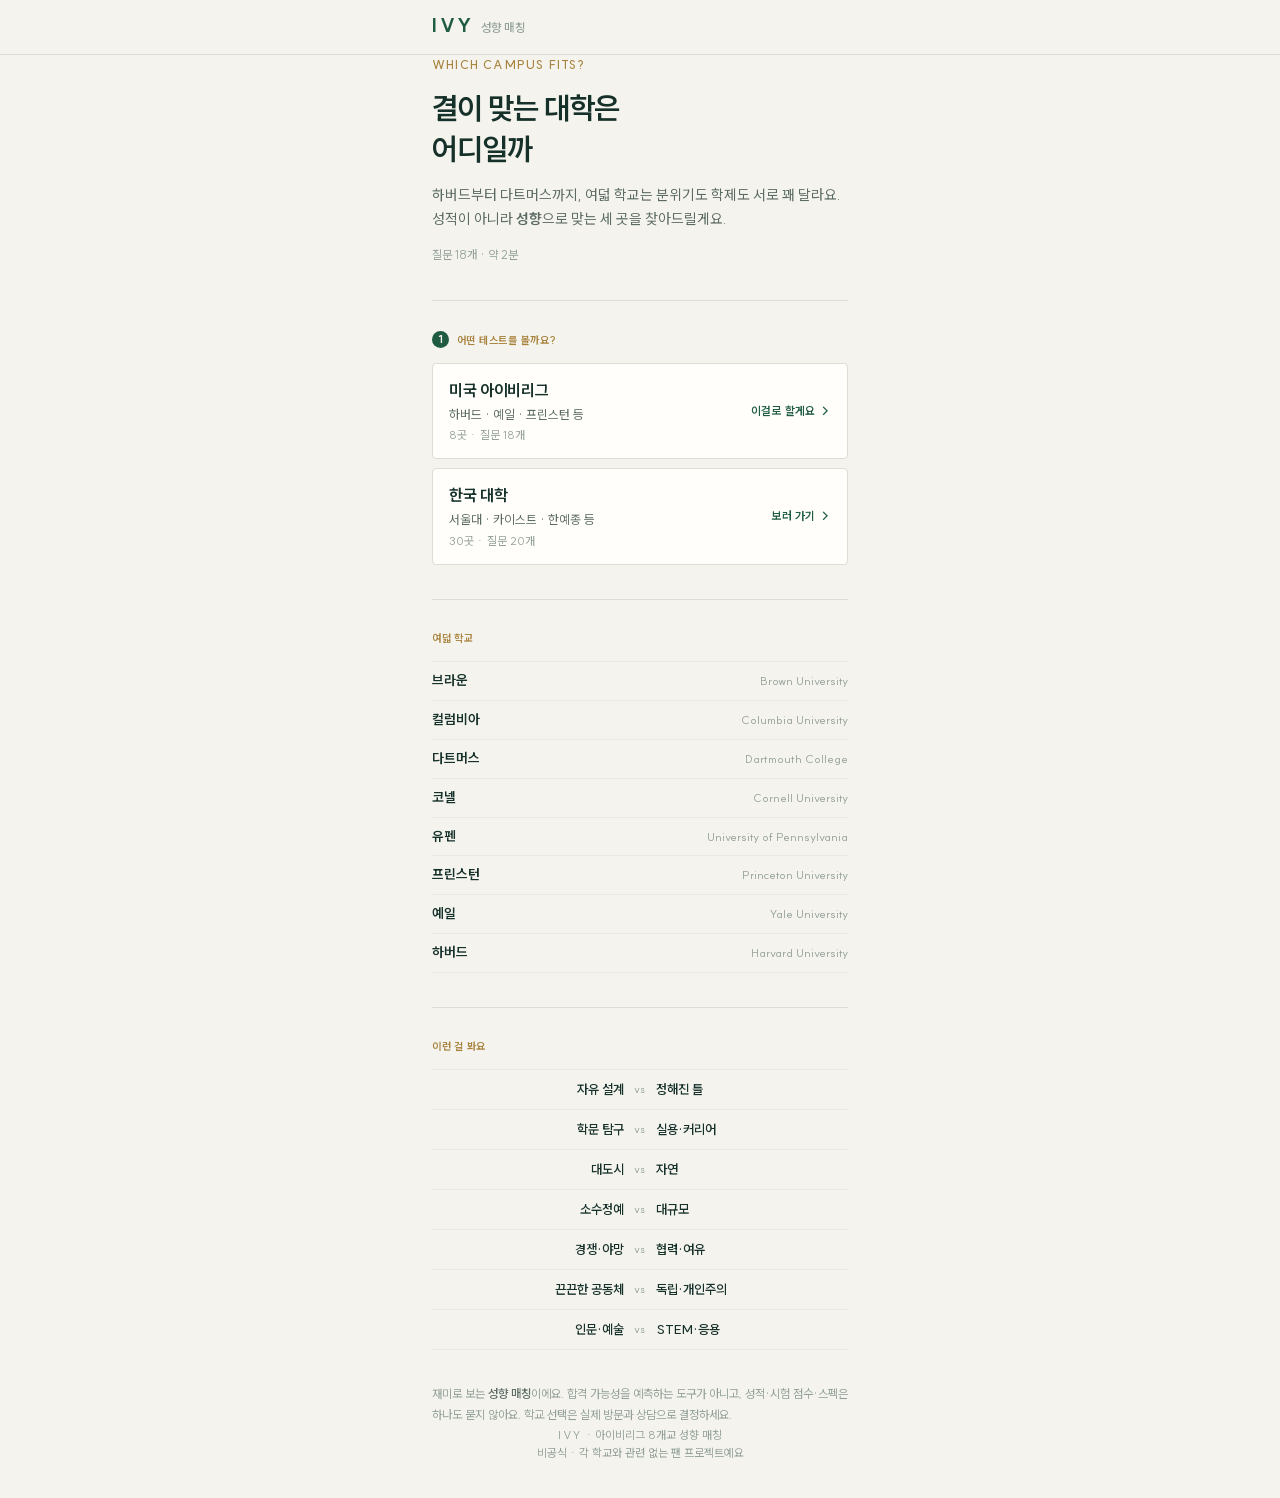
<file: index.html>
<!DOCTYPE html>
<html lang="ko">
<head>
<meta charset="utf-8">
<meta name="viewport" content="width=device-width, initial-scale=1, viewport-fit=cover">
<title>나에게 맞는 대학은? | 성향 매칭 테스트</title>
<meta name="description" content="성적이 아니라 성향으로 찾는 나와 결이 맞는 대학. 미국 아이비리그 8곳과 한국 대학 30곳, 학생용과 학부모용 두 가지 버전.">
<meta name="theme-color" content="#1f5b41">

<!-- 링크 미리보기 (카카오톡·인스타·트위터 등)
     og:image 는 크롤러가 직접 받아가야 해서 반드시 절대 https 주소여야 한다.
     data URI 나 상대 경로는 미리보기가 안 뜬다.
     이미지는 scripts/build-og.js 가 만든다. 배포 도메인이 바뀌면
     아래 og:url / og:image 주소도 같이 바꿔야 한다. -->
<meta property="og:type" content="website">
<meta property="og:site_name" content="IVY 성향 매칭">
<meta property="og:locale" content="ko_KR">
<meta property="og:url" content="https://ivy-test-two.vercel.app/">
<meta property="og:title" content="결이 맞는 대학은 어디일까">
<meta property="og:description" content="성적이 아니라 성향으로 찾는 나와 맞는 학교 세 곳. 질문 18개, 약 2분. 학생용·학부모용.">
<meta property="og:image" content="https://ivy-test-two.vercel.app/og.png">
<meta property="og:image:secure_url" content="https://ivy-test-two.vercel.app/og.png">
<meta property="og:image:type" content="image/png">
<meta property="og:image:width" content="1200">
<meta property="og:image:height" content="630">
<meta property="og:image:alt" content="IVY 성향 매칭 — 결이 맞는 대학은 어디일까. 결과 예시로 유펜 94%, 하버드 85%, 코넬 79%.">
<meta name="twitter:card" content="summary_large_image">
<meta name="twitter:title" content="결이 맞는 대학은 어디일까">
<meta name="twitter:description" content="성적이 아니라 성향으로 찾는 나와 맞는 학교 세 곳. 질문 18개, 약 2분.">
<meta name="twitter:image" content="https://ivy-test-two.vercel.app/og.png">
<!-- 파비콘을 인라인 SVG 로 넣는다. 별도 파일이 없어도 되고 file:// 에서도 뜬다. -->
<link rel="icon" href="data:image/svg+xml,%3Csvg xmlns='http://www.w3.org/2000/svg' viewBox='0 0 32 32'%3E%3Crect width='32' height='32' fill='%231f5b41'/%3E%3Ctext x='16' y='23' font-family='Georgia,serif' font-size='19' fill='%23f4efe3' text-anchor='middle'%3EI%3C/text%3E%3C/svg%3E">
<!-- SUIT 서브셋. scripts/build-font.py 가 만든 data URI 라 외부 요청이 없다.
     120KB가 넘어서 보통처럼 걸면 다 받을 때까지 화면이 백지로 남는다.
     느린 회선에서 재보니 첫 글자까지 2.2초였고, 비동기로 돌리니 0.95초였다.
     그래서 print 로 걸어 렌더를 막지 않게 하고 다 받으면 all 로 바꾼다.
     본문은 시스템 한글 폰트로 먼저 그려졌다가 SUIT 로 교체된다.
     그때 생기는 이동은 실측 0.015 로 무시할 수준이다.
     (첫 화면 글자만 담은 작은 벌을 따로 블로킹으로 거는 것도 해봤는데,
      그 벌이 54KB라 FCP 가 0.95초에서 1.64초로 오히려 나빠졌다.)
     JS 가 꺼져 있으면 onload 가 안 도니 noscript 로 그냥 걸어준다. -->
<link rel="preload" as="style" href="fonts/suit.css">
<link rel="stylesheet" href="fonts/suit.css" media="print" onload="this.media='all';this.onload=null">
<noscript><link rel="stylesheet" href="fonts/suit.css"></noscript>
<link rel="stylesheet" href="styles.css">
</head>
<body>

<header class="site-header">
  <div class="shell header-inner">
    <span class="brand">
      <span class="logo">IVY</span>
      <span class="header-title">성향 매칭</span>
    </span>
  </div>
</header>

<main class="shell" id="main">

  <!-- ───────────── 인트로 ───────────── -->
  <section id="screen-intro" class="screen">

    <div class="block">
      <p class="hero-en">Which campus fits?</p>
      <h1 class="hero-title">결이 맞는 대학은<br>어디일까</h1>
      <p class="hero-sub">
        하버드부터 다트머스까지, 여덟 학교는 분위기도 학제도 서로 꽤 달라요.
        성적이 아니라 <b>성향</b>으로 맞는 세 곳을 찾아드릴게요.
      </p>
      <p class="fine">질문 18개 · 약 2분</p>
    </div>

    <!-- 어느 테스트를 볼지. 두 테스트가 같은 도메인에 따로 올라가 있어서
         한쪽에 들어오면 다른 쪽으로 갈 방법이 없었다.
         내용은 scripts/build-intro.js 가 채운다 — 학교 수와 문항 수를
         손으로 적어두면 데이터를 고쳤을 때 조용히 어긋난다. -->
    <div class="block step" id="step-test">
      <p class="label"><span class="step-n">1</span> 어떤 테스트를 볼까요?</p>
      <div class="test-pick" id="test-pick">
        <button type="button" class="test-card is-here" id="pick-here" data-name="미국 아이비리그" data-count="8"><span class="test-name">미국 아이비리그</span><span class="test-sub">하버드 · 예일 · 프린스턴 등</span><span class="test-meta">8곳 · 질문 18개</span><span class="test-flag test-go">이걸로 할게요 <span aria-hidden="true">→</span></span></button>
        <a class="test-card" href="korea-uni/"><span class="test-name">한국 대학</span><span class="test-sub">서울대 · 카이스트 · 한예종 등</span><span class="test-meta">30곳 · 질문 20개</span><span class="test-flag test-go">보러 가기 <span aria-hidden="true">→</span></span></a>
      </div>
    </div>

    <!-- 시작 전에 누가 답하는지부터 고른다. 같은 18문항이지만
         학생은 자기 얘기로, 학부모는 아이를 떠올리며 답하게 된다. -->
    <!-- 두 질문을 한 화면에 같이 두면 뭘 먼저 골라야 하는지 헷갈린다.
         테스트를 정한 다음에 이 블록이 나온다. 위 블록은 한 줄 요약으로 접힌다. -->
    <div class="block step hidden" id="step-mode">
      <p class="chosen-test" id="chosen-test"></p>
      <p class="label"><span class="step-n">2</span> 누가 답하시나요?</p>
      <div class="mode-pick">
        <button type="button" class="mode-btn" id="mode-student" data-mode="student">
          <span class="mode-name">학생이에요</span>
          <span class="mode-sub">제가 직접 답할게요</span>
        </button>
        <button type="button" class="mode-btn" id="mode-parent" data-mode="parent">
          <span class="mode-name">학부모예요</span>
          <span class="mode-sub">아이를 떠올리며 답할게요</span>
        </button>
      </div>
      <button type="button" class="btn btn-outline btn-block hidden" id="btn-resume">
        이어서 하기
      </button>
    </div>

    <div class="block">
      <p class="label">여덟 학교</p>
      <ul class="roster" id="roster">
      <li><span class="roster-ko">브라운</span><span class="roster-en">Brown University</span></li>
      <li><span class="roster-ko">컬럼비아</span><span class="roster-en">Columbia University</span></li>
      <li><span class="roster-ko">다트머스</span><span class="roster-en">Dartmouth College</span></li>
      <li><span class="roster-ko">코넬</span><span class="roster-en">Cornell University</span></li>
      <li><span class="roster-ko">유펜</span><span class="roster-en">University of Pennsylvania</span></li>
      <li><span class="roster-ko">프린스턴</span><span class="roster-en">Princeton University</span></li>
      <li><span class="roster-ko">예일</span><span class="roster-en">Yale University</span></li>
      <li><span class="roster-ko">하버드</span><span class="roster-en">Harvard University</span></li>
    </ul>
    </div>

    <div class="block">
      <p class="label">이런 걸 봐요</p>
      <ul class="axis-preview" id="axis-preview">
      <li><span class="l">자유 설계</span><span class="mid">vs</span><span class="r">정해진 틀</span></li>
      <li><span class="l">학문 탐구</span><span class="mid">vs</span><span class="r">실용·커리어</span></li>
      <li><span class="l">대도시</span><span class="mid">vs</span><span class="r">자연</span></li>
      <li><span class="l">소수정예</span><span class="mid">vs</span><span class="r">대규모</span></li>
      <li><span class="l">경쟁·야망</span><span class="mid">vs</span><span class="r">협력·여유</span></li>
      <li><span class="l">끈끈한 공동체</span><span class="mid">vs</span><span class="r">독립·개인주의</span></li>
      <li><span class="l">인문·예술</span><span class="mid">vs</span><span class="r">STEM·응용</span></li>
    </ul>
    </div>

    <p class="fine">
      재미로 보는 <b>성향 매칭</b>이에요. 합격 가능성을 예측하는 도구가 아니고,
      성적·시험 점수·스펙은 하나도 묻지 않아요. 학교 선택은 실제 방문과 상담으로 결정하세요.
    </p>
  </section>

  <!-- ───────────── 질문 ───────────── -->
  <section id="screen-quiz" class="screen hidden">
    <div>
      <div class="progress-head">
        <span class="label" id="quiz-mode-label">진행률</span>
        <span class="progress-count"><b id="progress-now">0</b> / <span id="progress-total">18</span></span>
      </div>
      <div class="progress-track">
        <div class="progress-fill" id="progress-fill"></div>
      </div>
      <p class="progress-note" id="progress-note"></p>
    </div>

    <div>
      <div class="dots" id="dots" aria-hidden="true"></div>

      <div class="question-head">
        <span class="q-num" id="q-index" aria-hidden="true">1</span>
        <h2 class="question-text" id="question-text" tabindex="-1"></h2>
      </div>

      <!-- 진짜 radio input 을 쓴다. 방향키 이동, 스페이스로 선택,
           "4개 중 2번째, 선택됨" 같은 스크린리더 안내가 전부 공짜로 따라온다. -->
      <fieldset class="options" id="options">
        <legend class="offscreen">선택지</legend>
      </fieldset>

      <div class="nav-row">
        <button type="button" class="btn btn-quiet" id="btn-prev">
          <span class="arw" aria-hidden="true">←</span> 이전
        </button>
        <button type="button" class="btn btn-primary" id="btn-next">
          다음 <span class="arw" aria-hidden="true">→</span>
        </button>
      </div>
    </div>
  </section>

  <!-- ───────────── 계산중 ───────────── -->
  <section id="screen-loading" class="screen hidden">
    <div class="loading-wrap">
      <div class="spinner" aria-hidden="true"></div>
      <p class="loading-text" id="loading-text"></p>
    </div>
  </section>

  <!-- ───────────── 결과 ───────────── -->
  <section id="screen-result" class="screen hidden">

    <div class="block result-hero" id="result-hero">
      <p class="label" id="result-label">나와 가장 잘 맞는 학교</p>
      <h1 class="result-name" id="result-name"></h1>
      <p class="result-en" id="result-en"></p>
      <p class="result-tagline" id="result-tagline"></p>
      <p class="result-place" id="result-place"></p>
      <div class="result-score">
        <span class="result-percent" id="result-percent"></span>
        <span class="result-percent-label">매칭 적합도</span>
      </div>
      <ul class="chips" id="result-keywords"></ul>
    </div>

    <div class="block">
      <p class="label">상위 세 곳</p>
      <div id="ranking"></div>
    </div>

    <div class="block">
      <p class="label" id="detail-title">상세 해설</p>
      <ul class="why-list" id="why-block"></ul>
      <div id="detail-block"></div>
    </div>

    <!-- 학부모 모드에서만 보인다 -->
    <div class="block hidden" id="parent-facts-block">
      <p class="label">학부모가 먼저 보는 것</p>
      <dl class="facts" id="parent-facts"></dl>
      <p class="fine">
        재정지원 정책은 바뀔 수 있어요. 지원 전에 각 학교 재정지원 페이지에서 다시 확인하세요.
      </p>
    </div>

    <div class="block">
      <p class="label" id="axis-label">내 성향 축</p>
      <p class="section-sub" id="axis-note"></p>
      <div id="axis-chart" class="axis-chart"></div>
    </div>

    <div class="block">
      <button type="button" class="btn btn-quiet btn-block" id="btn-restart">다시 하기</button>
    </div>

    <div class="community">
      <p class="label label-en">Coming soon</p>
      <p class="community-title">인증된 유학생만 가입할 수 있는 커뮤니티</p>
      <p class="community-sub">
        합격증과 재학 증명으로 확인된 사람들만 모이는 곳이에요.
        학교별 실제 분위기, 전공 선택, 인턴 준비까지 먼저 겪은 선배들에게 직접 물어보세요.
      </p>
      <button type="button" class="btn btn-community btn-block" id="btn-community">
        사전 신청하기 <span class="arw" aria-hidden="true">→</span>
      </button>
      <p class="community-note">아직 준비 중이에요</p>
    </div>

    <p class="fine">
      재미로 보는 <b>성향 매칭</b>이에요. 합격 가능성 예측이 아니고, 이 결과로 지원 여부를
      정하지는 마세요. 학교마다 실제로 가보고 재학생과 이야기해보는 게 제일 정확해요.
    </p>

    <!-- 결과를 보는 내내 따라다니는 공유 바.
         결과가 나온 직후가 공유하고 싶은 마음이 제일 큰 순간인데, 예전에는
         공유 버튼이 해설·성향 그래프를 다 지나야 나오는 맨 아래에 있었다.
         화면에 고정해두면 언제 마음이 들든 바로 누를 수 있다.
         아래 액션 블록에는 '다시 하기'만 남겨서 같은 버튼이 두 번 나오지 않게 했다. -->
    <div class="result-bar" id="result-bar">
      <div class="shell result-bar-inner">
        <p class="share-hint" id="share-hint" role="status" aria-live="polite"></p>
        <div class="result-bar-row">
          <button type="button" class="btn btn-primary" id="btn-share">결과 링크 복사</button>
          <button type="button" class="btn btn-outline" id="btn-image">이미지 저장</button>
        </div>
      </div>
    </div>
  </section>

</main>

<footer class="site-footer shell">
  <p><span class="mark">IVY</span> · 아이비리그 8개교 성향 매칭</p>
  <p>비공식 · 각 학교와 관련 없는 팬 프로젝트예요</p>
</footer>

<canvas id="export-canvas" width="1080" height="1350" class="offscreen" aria-hidden="true"></canvas>

<!-- 일반 script 로 순서대로 로드한다. type="module" 을 쓰면 file:// 에서
     CORS 때문에 안 열려서, index.html 더블클릭으로는 못 쓰게 된다. -->
<script src="js/data/axes.js"></script>
<script src="js/data/copy.js"></script>
<script src="js/data/schools.js"></script>
<script src="js/data/questions.js"></script>
<script src="js/data/tuning.js"></script>
<!-- 같은 도메인에 테스트가 여러 개 올라간다. 저장소 키가 겹치지
     않도록 테스트마다 고유 id 를 준다. -->
<script>var TEST_ID = 'ivy'; var TEST_SITE_URL = 'https://ivy-test-two.vercel.app/';</script>
<script src="js/scoring.js"></script>
<script src="js/share.js"></script>
<script src="js/resultImage.js"></script>
<script src="js/app.js"></script>
</body>
</html>
</file>
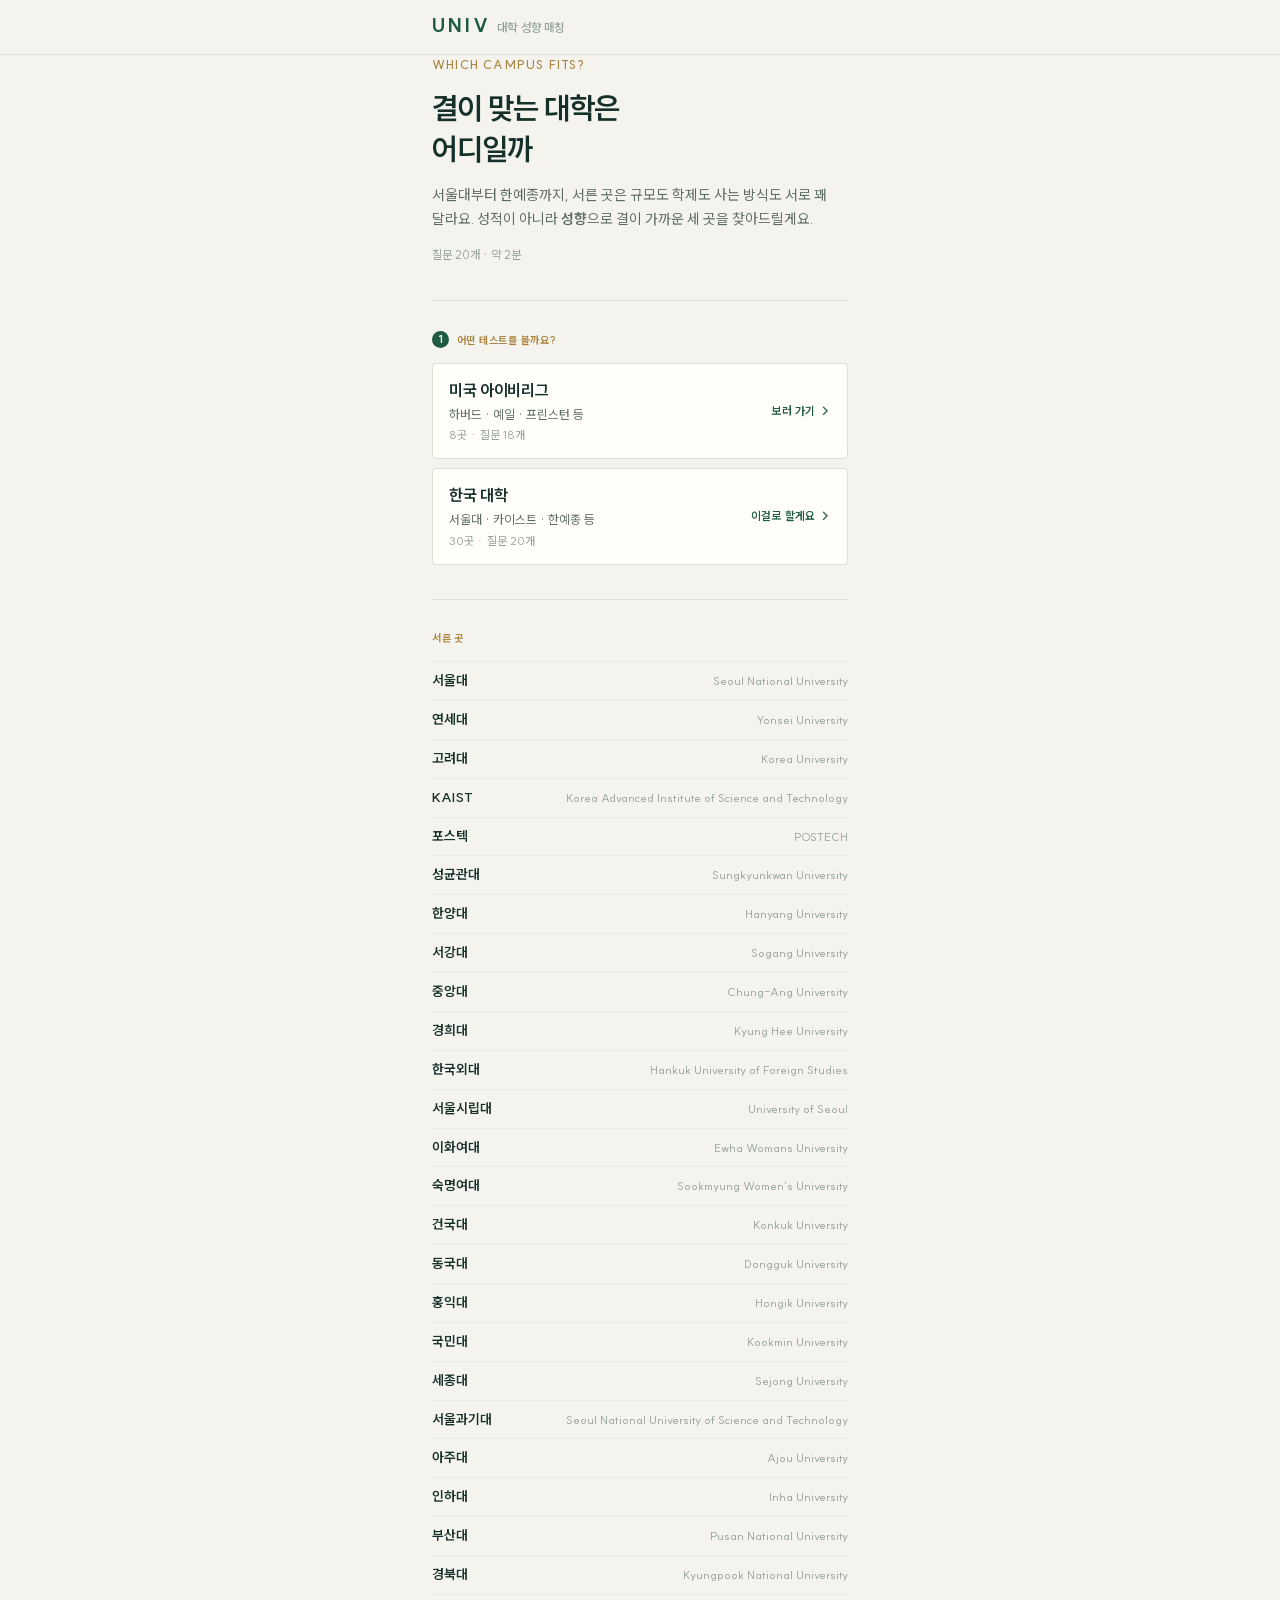
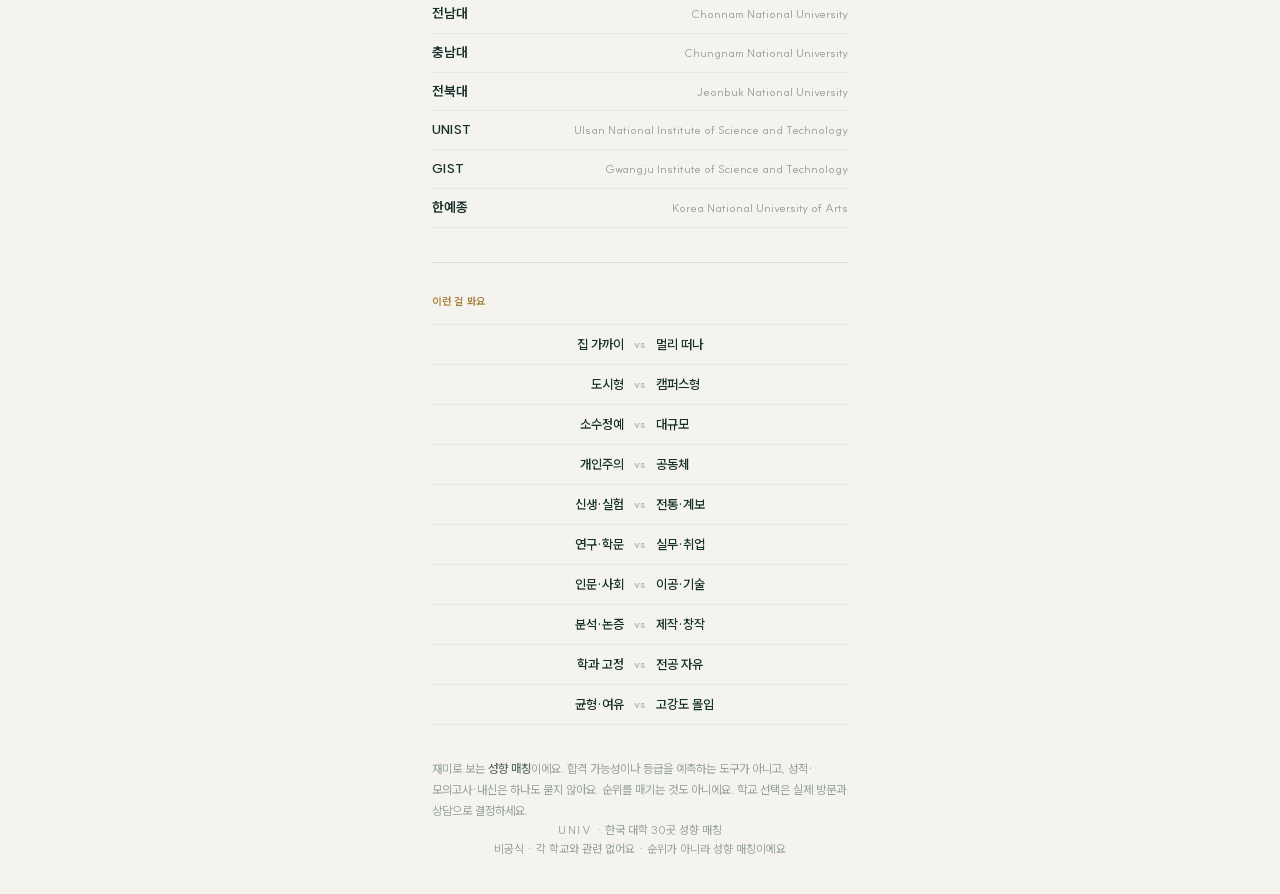
<file: korea-uni/index.html>
<!DOCTYPE html>
<html lang="ko">
<head>
<meta charset="utf-8">
<meta name="viewport" content="width=device-width, initial-scale=1, viewport-fit=cover">
<title>나와 결이 맞는 대학은? | 한국 대학 성향 매칭</title>
<meta name="description" content="20개 질문으로 찾는 나와 결이 맞는 한국 대학 30곳. 학생용과 학부모용 두 가지 버전.">
<meta name="theme-color" content="#1f5b41">

<!-- 링크 미리보기 (카카오톡·인스타·트위터 등)
     og:image 는 크롤러가 직접 받아가야 해서 반드시 절대 https 주소여야 한다.
     data URI 나 상대 경로는 미리보기가 안 뜬다.
     이미지는 scripts/build-og.js 가 만든다. 배포 도메인이 바뀌면
     아래 og:url / og:image 주소도 같이 바꿔야 한다. -->
<meta property="og:type" content="website">
<meta property="og:site_name" content="대학 성향 매칭">
<meta property="og:locale" content="ko_KR">
<meta property="og:url" content="https://ivy-test-two.vercel.app/korea-uni">
<meta property="og:title" content="결이 맞는 대학은 어디일까">
<meta property="og:description" content="성적이 아니라 성향으로 찾는 나와 맞는 대학 세 곳. 질문 20개, 약 2분. 학생용·학부모용.">
<meta property="og:image" content="https://ivy-test-two.vercel.app/og-korea.png">
<meta property="og:image:secure_url" content="https://ivy-test-two.vercel.app/og-korea.png">
<meta property="og:image:type" content="image/png">
<meta property="og:image:width" content="1200">
<meta property="og:image:height" content="630">
<meta property="og:image:alt" content="대학 성향 매칭 — 결이 맞는 대학은 어디일까.">
<meta name="twitter:card" content="summary_large_image">
<meta name="twitter:title" content="결이 맞는 대학은 어디일까">
<meta name="twitter:description" content="성적이 아니라 성향으로 찾는 나와 맞는 대학 세 곳. 질문 20개, 약 2분.">
<meta name="twitter:image" content="https://ivy-test-two.vercel.app/og-korea.png">
<!-- 파비콘을 인라인 SVG 로 넣는다. 별도 파일이 없어도 되고 file:// 에서도 뜬다. -->
<link rel="icon" href="data:image/svg+xml,%3Csvg xmlns='http://www.w3.org/2000/svg' viewBox='0 0 32 32'%3E%3Crect width='32' height='32' fill='%231f5b41'/%3E%3Ctext x='16' y='23' font-family='Georgia,serif' font-size='19' fill='%23f4efe3' text-anchor='middle'%3EI%3C/text%3E%3C/svg%3E">
<!-- SUIT 서브셋. scripts/build-font.py 가 만든 data URI 라 외부 요청이 없다.
     120KB가 넘어서 보통처럼 걸면 다 받을 때까지 화면이 백지로 남는다.
     느린 회선에서 재보니 첫 글자까지 2.2초였고, 비동기로 돌리니 0.95초였다.
     그래서 print 로 걸어 렌더를 막지 않게 하고 다 받으면 all 로 바꾼다.
     본문은 시스템 한글 폰트로 먼저 그려졌다가 SUIT 로 교체된다.
     그때 생기는 이동은 실측 0.015 로 무시할 수준이다.
     (첫 화면 글자만 담은 작은 벌을 따로 블로킹으로 거는 것도 해봤는데,
      그 벌이 54KB라 FCP 가 0.95초에서 1.64초로 오히려 나빠졌다.)
     JS 가 꺼져 있으면 onload 가 안 도니 noscript 로 그냥 걸어준다. -->
<link rel="preload" as="style" href="../fonts/suit.css">
<link rel="stylesheet" href="../fonts/suit.css" media="print" onload="this.media='all';this.onload=null">
<noscript><link rel="stylesheet" href="../fonts/suit.css"></noscript>
<link rel="stylesheet" href="../styles.css">
</head>
<body>

<header class="site-header">
  <div class="shell header-inner">
    <span class="brand">
      <span class="logo">UNIV</span>
      <span class="header-title">대학 성향 매칭</span>
    </span>
  </div>
</header>

<main class="shell" id="main">

  <!-- ───────────── 인트로 ───────────── -->
  <section id="screen-intro" class="screen">

    <div class="block">
      <p class="hero-en">Which campus fits?</p>
      <h1 class="hero-title">결이 맞는 대학은<br>어디일까</h1>
      <p class="hero-sub">
        서울대부터 한예종까지, 서른 곳은 규모도 학제도 사는 방식도 서로 꽤 달라요.
        성적이 아니라 <b>성향</b>으로 결이 가까운 세 곳을 찾아드릴게요.
      </p>
      <p class="fine">질문 20개 · 약 2분</p>
    </div>

    <!-- 어느 테스트를 볼지. 두 테스트가 같은 도메인에 따로 올라가 있어서
         한쪽에 들어오면 다른 쪽으로 갈 방법이 없었다.
         내용은 scripts/build-intro.js 가 채운다 — 학교 수와 문항 수를
         손으로 적어두면 데이터를 고쳤을 때 조용히 어긋난다. -->
    <div class="block step" id="step-test">
      <p class="label"><span class="step-n">1</span> 어떤 테스트를 볼까요?</p>
      <div class="test-pick" id="test-pick">
        <a class="test-card" href="../"><span class="test-name">미국 아이비리그</span><span class="test-sub">하버드 · 예일 · 프린스턴 등</span><span class="test-meta">8곳 · 질문 18개</span><span class="test-flag test-go">보러 가기 <span aria-hidden="true">→</span></span></a>
        <button type="button" class="test-card is-here" id="pick-here" data-name="한국 대학" data-count="30"><span class="test-name">한국 대학</span><span class="test-sub">서울대 · 카이스트 · 한예종 등</span><span class="test-meta">30곳 · 질문 20개</span><span class="test-flag test-go">이걸로 할게요 <span aria-hidden="true">→</span></span></button>
      </div>
    </div>

    <!-- 시작 전에 누가 답하는지부터 고른다. 같은 18문항이지만
         학생은 자기 얘기로, 학부모는 아이를 떠올리며 답하게 된다. -->
    <!-- 두 질문을 한 화면에 같이 두면 뭘 먼저 골라야 하는지 헷갈린다.
         테스트를 정한 다음에 이 블록이 나온다. 위 블록은 한 줄 요약으로 접힌다. -->
    <div class="block step hidden" id="step-mode">
      <p class="chosen-test" id="chosen-test"></p>
      <p class="label"><span class="step-n">2</span> 누가 답하시나요?</p>
      <div class="mode-pick">
        <button type="button" class="mode-btn" id="mode-student" data-mode="student">
          <span class="mode-name">학생이에요</span>
          <span class="mode-sub">제가 직접 답할게요</span>
        </button>
        <button type="button" class="mode-btn" id="mode-parent" data-mode="parent">
          <span class="mode-name">학부모예요</span>
          <span class="mode-sub">아이를 떠올리며 답할게요</span>
        </button>
      </div>
      <button type="button" class="btn btn-outline btn-block hidden" id="btn-resume">
        이어서 하기
      </button>
    </div>

    <div class="block">
      <p class="label">서른 곳</p>
      <ul class="roster" id="roster">
      <li><span class="roster-ko">서울대</span><span class="roster-en">Seoul National University</span></li>
      <li><span class="roster-ko">연세대</span><span class="roster-en">Yonsei University</span></li>
      <li><span class="roster-ko">고려대</span><span class="roster-en">Korea University</span></li>
      <li><span class="roster-ko">KAIST</span><span class="roster-en">Korea Advanced Institute of Science and Technology</span></li>
      <li><span class="roster-ko">포스텍</span><span class="roster-en">POSTECH</span></li>
      <li><span class="roster-ko">성균관대</span><span class="roster-en">Sungkyunkwan University</span></li>
      <li><span class="roster-ko">한양대</span><span class="roster-en">Hanyang University</span></li>
      <li><span class="roster-ko">서강대</span><span class="roster-en">Sogang University</span></li>
      <li><span class="roster-ko">중앙대</span><span class="roster-en">Chung-Ang University</span></li>
      <li><span class="roster-ko">경희대</span><span class="roster-en">Kyung Hee University</span></li>
      <li><span class="roster-ko">한국외대</span><span class="roster-en">Hankuk University of Foreign Studies</span></li>
      <li><span class="roster-ko">서울시립대</span><span class="roster-en">University of Seoul</span></li>
      <li><span class="roster-ko">이화여대</span><span class="roster-en">Ewha Womans University</span></li>
      <li><span class="roster-ko">숙명여대</span><span class="roster-en">Sookmyung Women's University</span></li>
      <li><span class="roster-ko">건국대</span><span class="roster-en">Konkuk University</span></li>
      <li><span class="roster-ko">동국대</span><span class="roster-en">Dongguk University</span></li>
      <li><span class="roster-ko">홍익대</span><span class="roster-en">Hongik University</span></li>
      <li><span class="roster-ko">국민대</span><span class="roster-en">Kookmin University</span></li>
      <li><span class="roster-ko">세종대</span><span class="roster-en">Sejong University</span></li>
      <li><span class="roster-ko">서울과기대</span><span class="roster-en">Seoul National University of Science and Technology</span></li>
      <li><span class="roster-ko">아주대</span><span class="roster-en">Ajou University</span></li>
      <li><span class="roster-ko">인하대</span><span class="roster-en">Inha University</span></li>
      <li><span class="roster-ko">부산대</span><span class="roster-en">Pusan National University</span></li>
      <li><span class="roster-ko">경북대</span><span class="roster-en">Kyungpook National University</span></li>
      <li><span class="roster-ko">전남대</span><span class="roster-en">Chonnam National University</span></li>
      <li><span class="roster-ko">충남대</span><span class="roster-en">Chungnam National University</span></li>
      <li><span class="roster-ko">전북대</span><span class="roster-en">Jeonbuk National University</span></li>
      <li><span class="roster-ko">UNIST</span><span class="roster-en">Ulsan National Institute of Science and Technology</span></li>
      <li><span class="roster-ko">GIST</span><span class="roster-en">Gwangju Institute of Science and Technology</span></li>
      <li><span class="roster-ko">한예종</span><span class="roster-en">Korea National University of Arts</span></li>
    </ul>
    </div>

    <div class="block">
      <p class="label">이런 걸 봐요</p>
      <ul class="axis-preview" id="axis-preview">
      <li><span class="l">집 가까이</span><span class="mid">vs</span><span class="r">멀리 떠나</span></li>
      <li><span class="l">도시형</span><span class="mid">vs</span><span class="r">캠퍼스형</span></li>
      <li><span class="l">소수정예</span><span class="mid">vs</span><span class="r">대규모</span></li>
      <li><span class="l">개인주의</span><span class="mid">vs</span><span class="r">공동체</span></li>
      <li><span class="l">신생·실험</span><span class="mid">vs</span><span class="r">전통·계보</span></li>
      <li><span class="l">연구·학문</span><span class="mid">vs</span><span class="r">실무·취업</span></li>
      <li><span class="l">인문·사회</span><span class="mid">vs</span><span class="r">이공·기술</span></li>
      <li><span class="l">분석·논증</span><span class="mid">vs</span><span class="r">제작·창작</span></li>
      <li><span class="l">학과 고정</span><span class="mid">vs</span><span class="r">전공 자유</span></li>
      <li><span class="l">균형·여유</span><span class="mid">vs</span><span class="r">고강도 몰입</span></li>
    </ul>
    </div>

    <p class="fine">
      재미로 보는 <b>성향 매칭</b>이에요. 합격 가능성이나 등급을 예측하는 도구가 아니고,
      성적·모의고사·내신은 하나도 묻지 않아요. 순위를 매기는 것도 아니에요.
      학교 선택은 실제 방문과 상담으로 결정하세요.
    </p>
  </section>

  <!-- ───────────── 질문 ───────────── -->
  <section id="screen-quiz" class="screen hidden">
    <div>
      <div class="progress-head">
        <span class="label" id="quiz-mode-label">진행률</span>
        <span class="progress-count"><b id="progress-now">0</b> / <span id="progress-total">20</span></span>
      </div>
      <div class="progress-track">
        <div class="progress-fill" id="progress-fill"></div>
      </div>
      <p class="progress-note" id="progress-note"></p>
    </div>

    <div>
      <div class="dots" id="dots" aria-hidden="true"></div>

      <div class="question-head">
        <span class="q-num" id="q-index" aria-hidden="true">1</span>
        <h2 class="question-text" id="question-text" tabindex="-1"></h2>
      </div>

      <!-- 진짜 radio input 을 쓴다. 방향키 이동, 스페이스로 선택,
           "4개 중 2번째, 선택됨" 같은 스크린리더 안내가 전부 공짜로 따라온다. -->
      <fieldset class="options" id="options">
        <legend class="offscreen">선택지</legend>
      </fieldset>

      <div class="nav-row">
        <button type="button" class="btn btn-quiet" id="btn-prev">
          <span class="arw" aria-hidden="true">←</span> 이전
        </button>
        <button type="button" class="btn btn-primary" id="btn-next">
          다음 <span class="arw" aria-hidden="true">→</span>
        </button>
      </div>
    </div>
  </section>

  <!-- ───────────── 계산중 ───────────── -->
  <section id="screen-loading" class="screen hidden">
    <div class="loading-wrap">
      <div class="spinner" aria-hidden="true"></div>
      <p class="loading-text" id="loading-text"></p>
    </div>
  </section>

  <!-- ───────────── 결과 ───────────── -->
  <section id="screen-result" class="screen hidden">

    <div class="block result-hero" id="result-hero">
      <p class="label" id="result-label">나와 결이 가장 가까운 곳</p>
      <h1 class="result-name" id="result-name"></h1>
      <p class="result-en" id="result-en"></p>
      <p class="result-tagline" id="result-tagline"></p>
      <p class="result-place" id="result-place"></p>
      <div class="result-score">
        <span class="result-percent" id="result-percent"></span>
        <span class="result-percent-label">매칭 적합도</span>
      </div>
      <ul class="chips" id="result-keywords"></ul>
    </div>

    <div class="block">
      <p class="label">가까운 세 곳</p>
      <div id="ranking"></div>
    </div>

    <div class="block">
      <p class="label" id="detail-title">상세 해설</p>
      <ul class="why-list" id="why-block"></ul>
      <div id="detail-block"></div>
    </div>

    <!-- 학부모 모드에서만 보인다 -->
    <div class="block hidden" id="parent-facts-block">
      <p class="label">학부모가 먼저 보는 것</p>
      <dl class="facts" id="parent-facts"></dl>
      <p class="fine">
        재정지원 정책은 바뀔 수 있어요. 지원 전에 각 학교 재정지원 페이지에서 다시 확인하세요.
      </p>
    </div>

    <div class="block">
      <p class="label" id="axis-label">내 성향 축</p>
      <p class="section-sub" id="axis-note"></p>
      <div id="axis-chart" class="axis-chart"></div>
    </div>

    <div class="block">
      <button type="button" class="btn btn-quiet btn-block" id="btn-restart">다시 하기</button>
    </div>


    <p class="fine">
      재미로 보는 <b>성향 매칭</b>이에요. 합격 가능성 예측도 아니고 학교 순위도 아니에요.
      이 결과로 지원 여부를 정하지는 마세요. 학교마다 실제로 가보고 재학생과 이야기해보는 게 제일 정확해요.
      학교 정보는 <a href="https://www.academyinfo.go.kr" target="_blank" rel="noopener noreferrer">대학알리미</a>에서 확인하세요.
    </p>

    <!-- 결과를 보는 내내 따라다니는 공유 바.
         결과가 나온 직후가 공유하고 싶은 마음이 제일 큰 순간인데, 예전에는
         공유 버튼이 해설·성향 그래프를 다 지나야 나오는 맨 아래에 있었다.
         화면에 고정해두면 언제 마음이 들든 바로 누를 수 있다.
         아래 액션 블록에는 '다시 하기'만 남겨서 같은 버튼이 두 번 나오지 않게 했다. -->
    <div class="result-bar" id="result-bar">
      <div class="shell result-bar-inner">
        <p class="share-hint" id="share-hint" role="status" aria-live="polite"></p>
        <div class="result-bar-row">
          <button type="button" class="btn btn-primary" id="btn-share">결과 링크 복사</button>
          <button type="button" class="btn btn-outline" id="btn-image">이미지 저장</button>
        </div>
      </div>
    </div>
  </section>

</main>

<footer class="site-footer shell">
  <p><span class="mark">UNIV</span> · 한국 대학 30곳 성향 매칭</p>
  <p>비공식 · 각 학교와 관련 없어요 · 순위가 아니라 성향 매칭이에요</p>
</footer>

<canvas id="export-canvas" width="1080" height="1350" class="offscreen" aria-hidden="true"></canvas>

<!-- 일반 script 로 순서대로 로드한다. type="module" 을 쓰면 file:// 에서
     CORS 때문에 안 열려서, index.html 더블클릭으로는 못 쓰게 된다. -->
<script src="../js/data/korea/axes.js"></script>
<script src="../js/data/korea/copy.js"></script>
<script src="../js/data/korea/schools.js"></script>
<script src="../js/data/korea/questions.js"></script>
<script src="../js/data/korea/tuning.js"></script>
<!-- 같은 도메인에 테스트가 여러 개 올라간다. 저장소 키가 겹치지
     않도록 테스트마다 고유 id 를 준다. -->
<script>var TEST_ID = 'korea'; var TEST_SITE_URL = 'https://ivy-test-two.vercel.app/korea-uni';</script>
<script src="../js/scoring.js"></script>
<script src="../js/share.js"></script>
<script src="../js/resultImage.js"></script>
<script src="../js/app.js"></script>
</body>
</html>
</file>
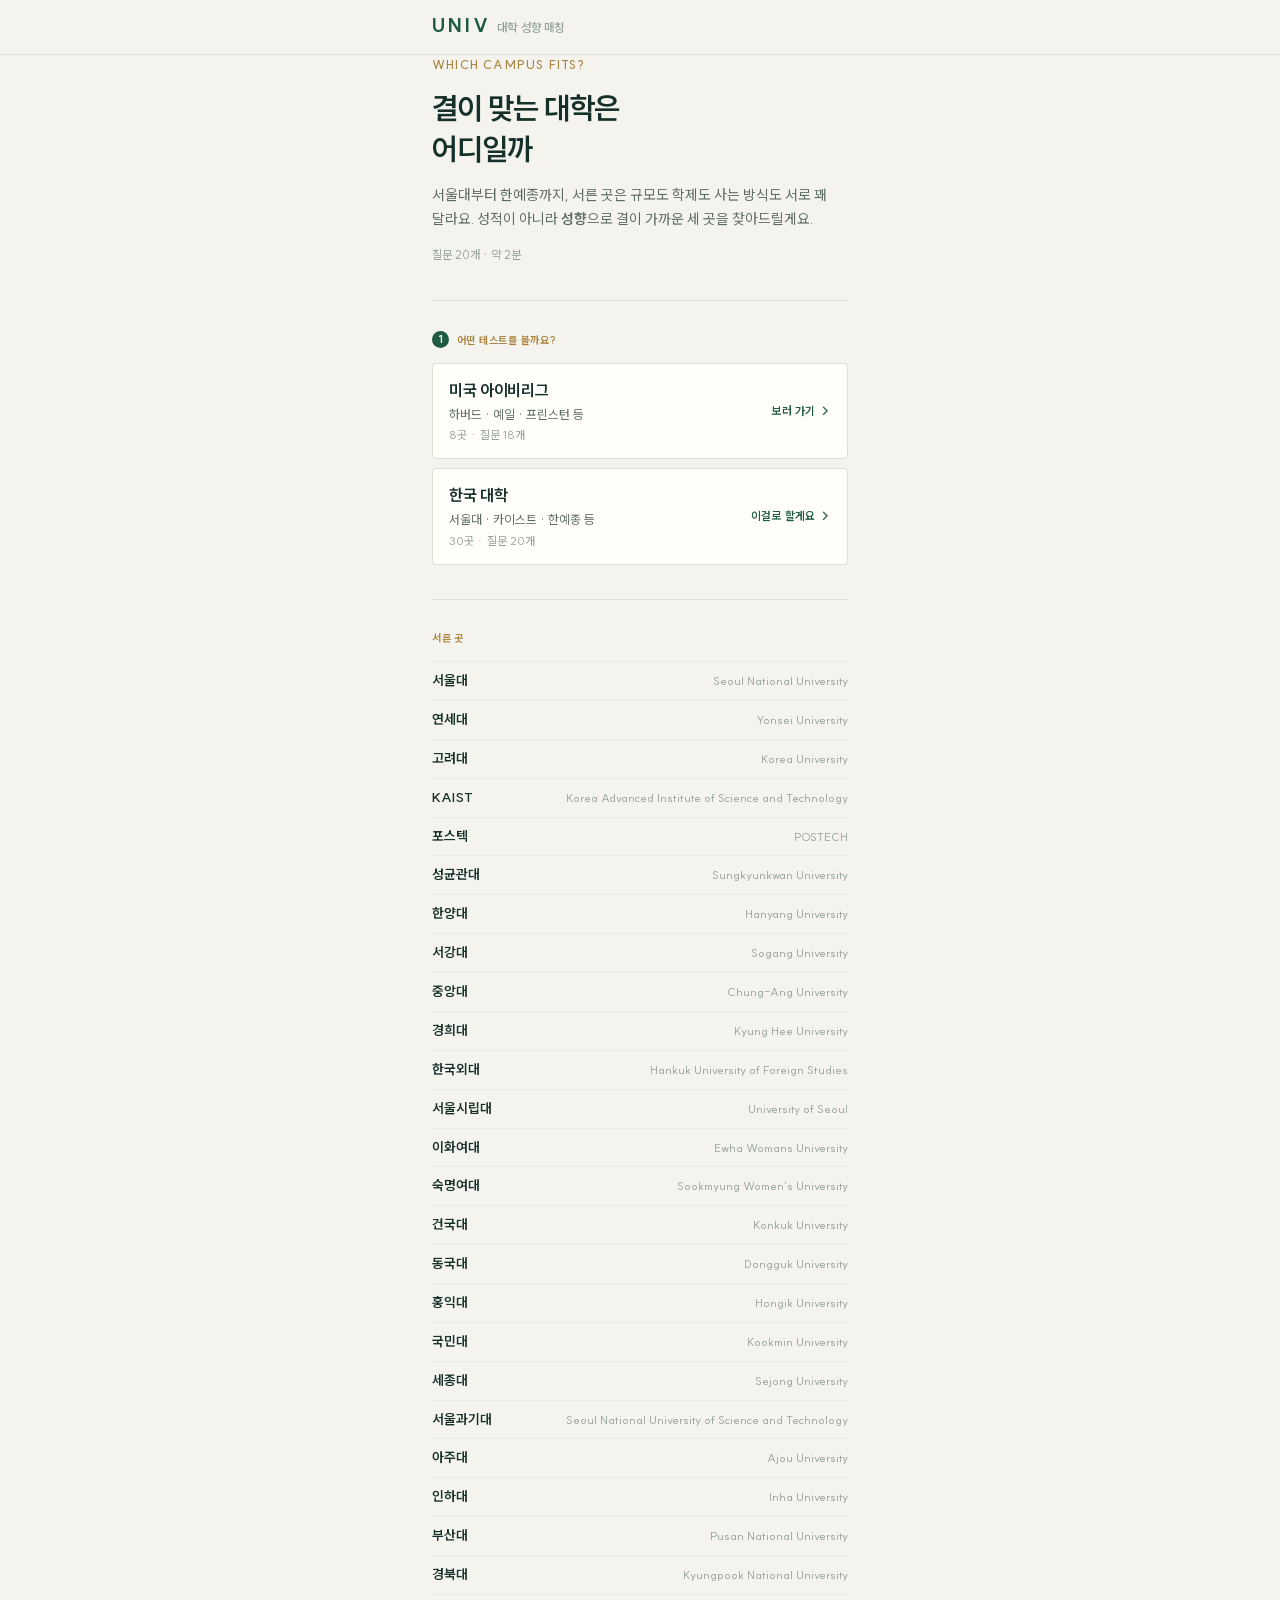
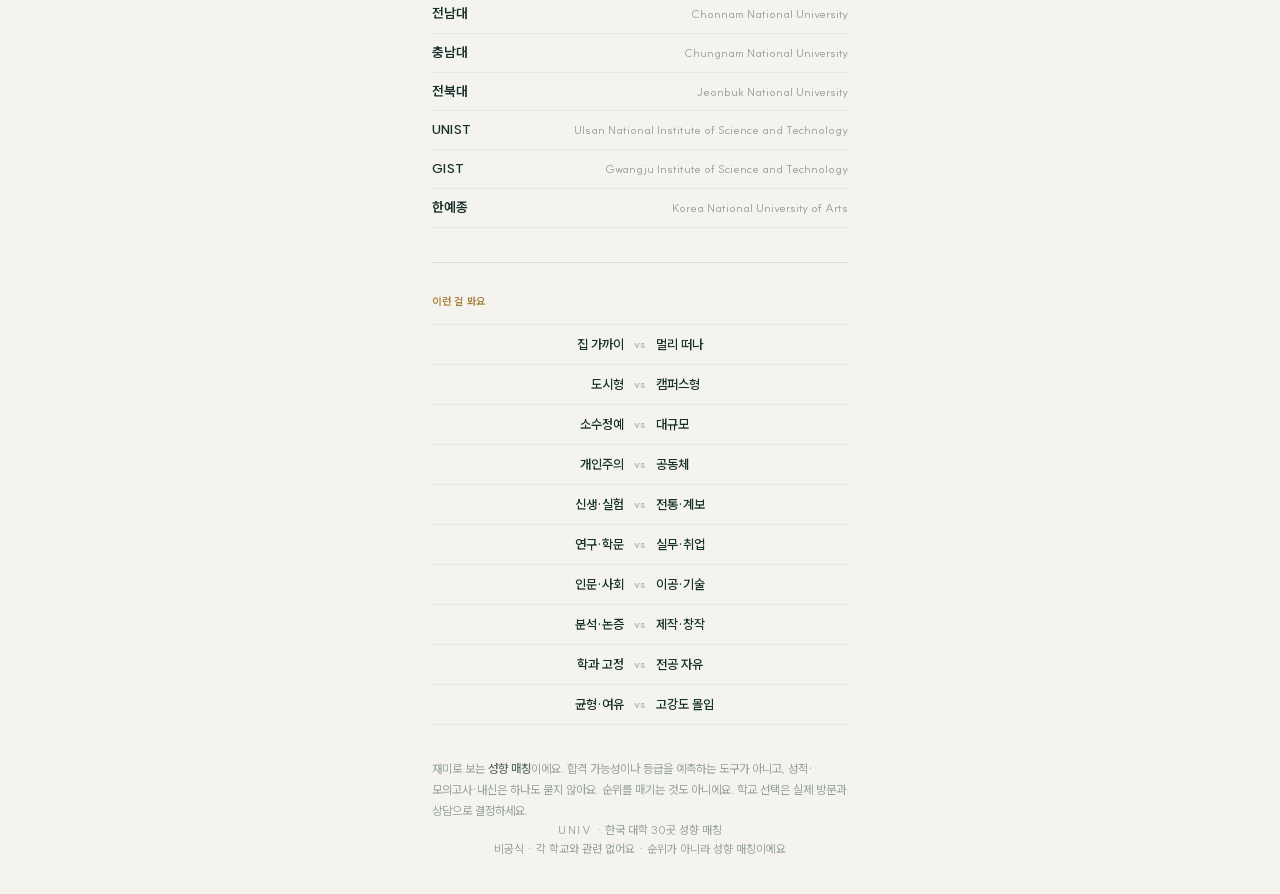
<file: preview-korea.html>
<!DOCTYPE html>
<html lang="ko">
<head>
<meta charset="utf-8">
<meta name="viewport" content="width=device-width, initial-scale=1, viewport-fit=cover">
<title>나와 결이 맞는 대학은? | 한국 대학 성향 매칭</title>
<meta name="description" content="20개 질문으로 찾는 나와 결이 맞는 한국 대학 30곳. 학생용과 학부모용 두 가지 버전.">
<meta name="theme-color" content="#1f5b41">

<!-- 링크 미리보기 (카카오톡·인스타·트위터 등)
     og:image 는 크롤러가 직접 받아가야 해서 반드시 절대 https 주소여야 한다.
     data URI 나 상대 경로는 미리보기가 안 뜬다.
     이미지는 scripts/build-og.js 가 만든다. 배포 도메인이 바뀌면
     아래 og:url / og:image 주소도 같이 바꿔야 한다. -->
<meta property="og:type" content="website">
<meta property="og:site_name" content="대학 성향 매칭">
<meta property="og:locale" content="ko_KR">
<meta property="og:url" content="https://ivy-test-two.vercel.app/korea-uni">
<meta property="og:title" content="결이 맞는 대학은 어디일까">
<meta property="og:description" content="성적이 아니라 성향으로 찾는 나와 맞는 대학 세 곳. 질문 20개, 약 2분. 학생용·학부모용.">
<meta property="og:image" content="https://ivy-test-two.vercel.app/og-korea.png">
<meta property="og:image:secure_url" content="https://ivy-test-two.vercel.app/og-korea.png">
<meta property="og:image:type" content="image/png">
<meta property="og:image:width" content="1200">
<meta property="og:image:height" content="630">
<meta property="og:image:alt" content="대학 성향 매칭 — 결이 맞는 대학은 어디일까.">
<meta name="twitter:card" content="summary_large_image">
<meta name="twitter:title" content="결이 맞는 대학은 어디일까">
<meta name="twitter:description" content="성적이 아니라 성향으로 찾는 나와 맞는 대학 세 곳. 질문 20개, 약 2분.">
<meta name="twitter:image" content="https://ivy-test-two.vercel.app/og-korea.png">
<!-- 파비콘을 인라인 SVG 로 넣는다. 별도 파일이 없어도 되고 file:// 에서도 뜬다. -->
<link rel="icon" href="data:image/svg+xml,%3Csvg xmlns='http://www.w3.org/2000/svg' viewBox='0 0 32 32'%3E%3Crect width='32' height='32' fill='%231f5b41'/%3E%3Ctext x='16' y='23' font-family='Georgia,serif' font-size='19' fill='%23f4efe3' text-anchor='middle'%3EI%3C/text%3E%3C/svg%3E">
<!-- SUIT 서브셋. scripts/build-font.py 가 만든 data URI 라 외부 요청이 없다.
     120KB가 넘어서 보통처럼 걸면 다 받을 때까지 화면이 백지로 남는다.
     느린 회선에서 재보니 첫 글자까지 2.2초였고, 비동기로 돌리니 0.95초였다.
     그래서 print 로 걸어 렌더를 막지 않게 하고 다 받으면 all 로 바꾼다.
     본문은 시스템 한글 폰트로 먼저 그려졌다가 SUIT 로 교체된다.
     그때 생기는 이동은 실측 0.015 로 무시할 수준이다.
     (첫 화면 글자만 담은 작은 벌을 따로 블로킹으로 거는 것도 해봤는데,
      그 벌이 54KB라 FCP 가 0.95초에서 1.64초로 오히려 나빠졌다.)
     JS 가 꺼져 있으면 onload 가 안 도니 noscript 로 그냥 걸어준다. -->
<style>
/* === fonts/suit.css === */
/* SUIT (SUNN, http://sun.fo/suit) — SIL Open Font License 1.1
 * https://github.com/sun-typeface/SUIT
 *
 * 이 파일은 scripts/build-font.py 가 생성합니다. 직접 고치지 마세요.
 * 문구를 수정했으면 스크립트를 다시 돌려야 새 글자가 들어갑니다.
 */
/* 전체 서브셋. 비동기로 불러온다 */
@font-face {
  font-family: 'SUIT';
  font-style: normal;
  font-weight: 400 800;
  font-display: swap;
  src: url([data-uri]) format('woff2-variations');
}
</style>
<style>
/* === styles.css === */
/* ═══════════════════════════════════════════════════════════════
   아이비리그 성향 매칭 — 스타일

   방향: 앱 카드를 쌓는 화면이 아니라 대학 안내 책자에 가깝게.
   둥근 카드 대신 헤어라인 괘선으로 구획을 나누고, 라운드를 크게 줄이고,
   여백에 큰 숫자를 둔다.

   색: 아이비 그린을 주색으로. 회색도 중립 회색이 아니라 초록 쪽으로
   살짝 기울여서 화면 전체가 한 계열로 묶이게 했다.

   서체: SUIT 한 벌만 쓴다. 굵기(400-800)와 크기, 자간으로만 위계를
   만든다. 이탤릭은 쓰지 않는다.
   ═══════════════════════════════════════════════════════════════ */

:root {
  color-scheme: light;

  /* 바탕과 먹 */
  --paper:      #f4f3ee;   /* 본지. 크림보다 차갑게 뺐다 */
  --card:       #fffefb;
  --ink:        #16302a;   /* 초록으로 기운 먹색 */
  --ink-soft:   #5b6b63;
  --ink-faint:  #93a099;
  --rule:       #ddddd4;   /* 괘선 */
  --rule-soft:  #e9e8e1;

  /* 브랜드 */
  --ivy:        #1f5b41;
  --ivy-deep:   #143c2b;
  --ivy-wash:   #eaefe9;
  --brass:      #a8823c;
  --brass-wash: #f4eddf;

  /* 학교색이 들어오는 자리. JS 가 덮어쓴다 */
  --school:     var(--ivy);

  --r-xs: 2px;
  --r-sm: 4px;
  --r-md: 6px;
  --r-pill: 999px;

  --shell: 460px;

  /* 전부 SUIT 한 벌로 간다. fonts/suit.css 가 서브셋을 심어준다.
     폰트가 안 뜨는 환경을 위한 대체 스택만 뒤에 붙여둔다. */
  --sans: 'SUIT', -apple-system, BlinkMacSystemFont, "Apple SD Gothic Neo",
          "Pretendard", "Noto Sans KR", "Malgun Gothic", system-ui, sans-serif;
  /* 예전에 숫자·영문에 세리프를 쓰던 자리. 이제 같은 SUIT 를 가리키지만
     선택자를 그대로 두려고 변수는 남겨둔다. */
  --serif: var(--sans);
}

/* ── 리셋 ─────────────────────────────────────────────────── */
*, *::before, *::after { box-sizing: border-box; }
html { -webkit-text-size-adjust: 100%; }

body {
  margin: 0;
  background: var(--paper);
  color: var(--ink);
  font-family: var(--sans);
  font-size: 16px;
  line-height: 1.62;
  word-break: keep-all;
  overflow-wrap: break-word;
  -webkit-font-smoothing: antialiased;
}

h1, h2, h3, p, ul, li, figure, fieldset, legend { margin: 0; padding: 0; }
ul { list-style: none; }
fieldset { border: 0; }

button {
  font: inherit;
  color: inherit;
  cursor: pointer;
  touch-action: manipulation;
}

.hidden { display: none !important; }

.offscreen {
  position: absolute;
  width: 1px; height: 1px;
  overflow: hidden;
  clip-path: inset(50%);
  pointer-events: none;
}

:focus-visible {
  outline: 2px solid var(--ivy);
  outline-offset: 3px;
  border-radius: var(--r-xs);
}

/* 숫자가 세로로 정렬되는 자리는 전부 고정폭 숫자 */
.pct, .rank-percent, .progress-count, .q-num, .result-percent {
  font-variant-numeric: tabular-nums;
  font-feature-settings: "tnum" 1;
}

/* ── 레이아웃 ─────────────────────────────────────────────── */
.shell {
  width: 100%;
  max-width: var(--shell);
  margin: 0 auto;
  padding: 0 22px;
}

/* 배경을 불투명하게 둔다. 반투명 + backdrop-filter 로 두면 스크롤할 때
   아래 글자가 헤더를 비쳐 올라와서 유령처럼 겹쳐 보인다. 종이 느낌의
   디자인에 프로스티드 글래스도 어울리지 않는다. */
.site-header {
  position: sticky;
  top: 0;
  z-index: 20;
  background: var(--paper);
  border-bottom: 1px solid var(--rule);
  padding-top: env(safe-area-inset-top);
}

/* align-items:baseline 만 주면 글자 뭉치가 바 위쪽에 붙는다.
   바깥은 center 로 세로 중앙을 잡고, 안쪽에서 베이스라인을 맞춘다. */
.header-inner {
  display: flex;
  align-items: center;
  height: 54px;
}

.brand {
  display: flex;
  align-items: baseline;
  gap: 9px;
}

/* 워드마크는 큰 자간으로만 만든다. 로고 이미지는 쓰지 않는다.
   자간은 마지막 글자 뒤에도 붙기 때문에 그만큼 빼줘야 옆 글자와의
   간격이 눈에 보이는 대로 나온다. */
.logo {
  font-size: 19px;
  font-weight: 800;
  letter-spacing: .16em;
  margin-right: -.16em;
  color: var(--ivy);
  line-height: 1;
}

.header-title {
  font-size: 12px;
  font-weight: 600;
  letter-spacing: .01em;
  color: var(--ink-faint);
}

main { padding: 30px 22px 44px; }

.screen { display: grid; gap: 34px; }

/* ── 구획 ─────────────────────────────────────────────────── */
/* 카드가 아니라 괘선으로 나눈 단락. 이게 이 디자인의 기본 단위다 */
.block { display: grid; gap: 14px; }

.block + .block { padding-top: 30px; border-top: 1px solid var(--rule); }

/* 배경이 필요한 곳에만 쓰는 얕은 판 */
.panel {
  background: var(--card);
  border: 1px solid var(--rule-soft);
  border-radius: var(--r-md);
  padding: 20px 18px;
}

/* 라벨: 작게, 대문자, 자간 넓게.
   자간은 .07em 까지만. 영문은 이 정도로도 충분히 벌어져 보이는데,
   한글은 .14em 쯤 주면 "상 위 세 곳"처럼 글자가 흩어져 읽기 나빠진다. */
.label {
  font-size: 10.5px;
  font-weight: 700;
  letter-spacing: .07em;
  text-transform: uppercase;
  color: var(--brass);
}

/* 영문 전용 라벨은 자간을 더 줘도 된다 */
.label-en { letter-spacing: .16em; }

.section-title {
  font-size: 17px;
  font-weight: 700;
  letter-spacing: -.02em;
}

.section-sub { color: var(--ink-soft); font-size: 13px; }

.fine {
  color: var(--ink-faint);
  font-size: 12px;
  line-height: 1.72;
}
.fine b { color: var(--ink-soft); font-weight: 600; }

/* ── 인트로 ───────────────────────────────────────────────── */
.hero-title {
  font-size: 30px;
  font-weight: 700;
  line-height: 1.36;
  letter-spacing: -.035em;
  text-wrap: balance;
}

/* 표제 위의 영문 한 줄 */
.hero-en {
  font-size: 12px;
  font-weight: 600;
  letter-spacing: .1em;
  text-transform: uppercase;
  color: var(--brass);
}

.hero-sub {
  color: var(--ink-soft);
  font-size: 14.5px;
  max-width: 34em;
}

/* 축 미리보기: 양극을 실제로 마주 보게 배치 */
.axis-preview { display: grid; gap: 0; }

.axis-preview li {
  display: grid;
  grid-template-columns: 1fr auto 1fr;
  align-items: center;
  gap: 10px;
  padding: 9px 0;
  font-size: 13px;
  border-bottom: 1px solid var(--rule-soft);
}
.axis-preview li:first-child { border-top: 1px solid var(--rule-soft); }

.axis-preview .l { text-align: right; color: var(--ink); font-weight: 600; }
.axis-preview .r { text-align: left; color: var(--ink); font-weight: 600; }
.axis-preview .mid {
  font-family: var(--serif);
  font-size: 11px;
  color: var(--ink-faint);
  letter-spacing: .04em;
}

/* 여덟 학교를 활자로만 나열한다 */
.roster { display: grid; gap: 0; }

.roster li {
  display: flex;
  align-items: baseline;
  justify-content: space-between;
  gap: 12px;
  padding: 8px 0;
  border-bottom: 1px solid var(--rule-soft);
}
.roster li:first-child { border-top: 1px solid var(--rule-soft); }

.roster-ko { font-size: 13.5px; font-weight: 700; color: var(--ink); }

.roster-en {
  font-family: var(--serif);
  font-size: 11.5px;
  color: var(--ink-faint);
  text-align: right;
}

/* ── 모드 선택 ────────────────────────────────────────────── */
/* 시작 버튼 하나 대신 누가 답하는지를 먼저 고르게 한다 */
.mode-pick { display: grid; gap: 9px; }

.mode-btn {
  display: grid;
  gap: 2px;
  text-align: left;
  padding: 16px 18px;
  background: var(--card);
  border: 1px solid var(--rule);
  border-radius: var(--r-sm);
  transition: border-color .16s ease, background-color .16s ease;
}
.mode-btn:hover {
  border-color: var(--ivy);
  background: var(--ivy-wash);
}

.mode-name {
  font-size: 16px;
  font-weight: 700;
  letter-spacing: -.02em;
  color: var(--ink);
}

.mode-sub { font-size: 12.5px; color: var(--ink-soft); }

/* ── 버튼 ─────────────────────────────────────────────────── */
.btn {
  display: inline-flex;
  align-items: center;
  justify-content: center;
  gap: 8px;
  min-height: 52px;
  padding: 0 22px;
  border: 1px solid transparent;
  border-radius: var(--r-sm);
  font-size: 15px;
  font-weight: 700;
  letter-spacing: -.01em;
  transition: background-color .16s ease, border-color .16s ease,
              color .16s ease, opacity .16s ease;
}
.btn:active { transform: translateY(1px); }
.btn-block { width: 100%; }

.btn-primary { background: var(--ivy); color: #fff; }
.btn-primary:hover { background: var(--ivy-deep); }

.btn-outline {
  background: transparent;
  color: var(--ink);
  border-color: var(--rule);
}
.btn-outline:hover { border-color: var(--ink-soft); }

.btn-quiet {
  background: transparent;
  color: var(--ink-soft);
  min-height: 46px;
  font-weight: 600;
}
.btn-quiet:hover { color: var(--ink); }

.btn:disabled {
  opacity: .32;
  cursor: not-allowed;
  transform: none;
}

/* 화살표는 세리프로. 버튼 안에서 작은 활자 대비가 생긴다 */
.btn .arw { font-family: var(--serif); font-size: 17px; line-height: 1; }

/* ── 진행률 ───────────────────────────────────────────────── */
.progress-head {
  display: flex;
  justify-content: space-between;
  align-items: baseline;
  gap: 12px;
}

.progress-count {
  font-family: var(--serif);
  font-size: 15px;
  color: var(--ink-faint);
  letter-spacing: .02em;
}
.progress-count b { color: var(--ivy); font-size: 19px; font-weight: 700; }

.progress-track {
  height: 2px;
  background: var(--rule);
  margin-top: 10px;
}

.progress-fill {
  height: 100%;
  width: 0;
  background: var(--ivy);
  transition: width .34s cubic-bezier(.4, 0, .2, 1);
}

.progress-note {
  color: var(--ink-soft);
  font-size: 12.5px;
  margin-top: 11px;
}

/* ── 질문 ─────────────────────────────────────────────────── */
/* 번호를 여백에 큰 세리프로 두고 질문을 그 옆에 붙인다 */
.question-head {
  display: grid;
  grid-template-columns: auto 1fr;
  align-items: start;
  gap: 16px;
  margin-bottom: 20px;
}

.q-num {
  font-family: var(--serif);
  font-size: 44px;
  font-weight: 400;
  line-height: .84;
  color: var(--brass);
  letter-spacing: -.03em;
}

.question-text {
  font-size: 21px;
  font-weight: 700;
  line-height: 1.44;
  letter-spacing: -.03em;
  text-wrap: balance;
  padding-top: 2px;
}

.dots {
  display: flex;
  flex-wrap: wrap;
  gap: 4px;
  margin-bottom: 22px;
}

.dot {
  width: 100%;
  max-width: 15px;
  height: 2px;
  flex: 1;
  background: var(--rule);
  transition: background-color .2s ease;
}
.dot.answered { background: color-mix(in srgb, var(--ivy) 45%, var(--rule)); }
.dot.current { background: var(--brass); }

.options { display: grid; gap: 0; }

.option {
  display: grid;
  grid-template-columns: auto 1fr;
  align-items: center;
  gap: 14px;
  width: 100%;
  min-height: 62px;
  padding: 15px 14px 15px 12px;
  text-align: left;
  border: 1px solid transparent;
  border-bottom: 1px solid var(--rule-soft);
  border-radius: var(--r-sm);
  font-size: 15px;
  line-height: 1.52;
  color: var(--ink);
  transition: background-color .14s ease, border-color .14s ease;
}
.option:hover { background: var(--card); }

.option-badge {
  display: grid;
  place-items: center;
  width: 27px; height: 27px;
  border: 1px solid var(--rule);
  border-radius: var(--r-pill);
  font-family: var(--serif);
  font-size: 13px;
  color: var(--ink-faint);
  transition: background-color .14s ease, color .14s ease, border-color .14s ease;
}

.option.is-selected {
  background: var(--ivy-wash);
  border-color: color-mix(in srgb, var(--ivy) 26%, transparent);
}
.option.is-selected .option-badge {
  background: var(--ivy);
  border-color: var(--ivy);
  color: #fff;
}
.option.is-selected .option-label { font-weight: 600; }

.option input[type="radio"] {
  position: absolute;
  width: 1px; height: 1px;
  opacity: 0;
  pointer-events: none;
}
.option:has(input:focus-visible) {
  outline: 2px solid var(--ivy);
  outline-offset: 2px;
}

.nav-row {
  display: flex;
  gap: 10px;
  margin-top: 26px;
}
.nav-row .btn-quiet { flex: 0 0 30%; }
.nav-row .btn-primary { flex: 1; }

/* ── 계산중 ───────────────────────────────────────────────── */
.loading-wrap {
  display: grid;
  place-items: center;
  gap: 20px;
  padding: 92px 20px;
  text-align: center;
}

.spinner {
  width: 30px; height: 30px;
  border: 1.5px solid var(--rule);
  border-top-color: var(--ivy);
  border-radius: 50%;
  animation: spin .9s linear infinite;
}
@keyframes spin { to { transform: rotate(360deg); } }

.loading-text { color: var(--ink-soft); font-size: 14px; }

@media (prefers-reduced-motion: reduce) {
  .spinner { animation-duration: 2.6s; }
  .progress-fill, .rank-fill, .axis-bar { transition: none; }
}

/* ── 결과: 표제 ───────────────────────────────────────────── */
.result-hero { display: grid; gap: 0; }

.result-name {
  margin-top: 10px;
  font-size: 36px;
  font-weight: 700;
  letter-spacing: -.045em;
  line-height: 1.14;
  color: var(--school);
}

.result-en {
  font-family: var(--serif);
  font-size: 14px;
  color: var(--ink-faint);
  letter-spacing: .01em;
  margin-top: 5px;
}

.result-tagline {
  font-size: 15.5px;
  font-weight: 600;
  color: var(--ink);
  margin-top: 14px;
  text-wrap: balance;
}

.result-place {
  font-size: 12.5px;
  color: var(--ink-soft);
  margin-top: 5px;
}

/* 큰 퍼센트. 세리프 숫자가 이 화면의 중심이다 */
.result-score {
  display: flex;
  align-items: baseline;
  gap: 11px;
  margin-top: 22px;
  padding-top: 18px;
  border-top: 1px solid var(--rule);
}

.result-percent {
  font-family: var(--serif);
  font-size: 62px;
  font-weight: 400;
  line-height: .9;
  letter-spacing: -.04em;
  color: var(--school);
}

.result-percent-label {
  font-size: 11px;
  font-weight: 700;
  letter-spacing: .13em;
  text-transform: uppercase;
  color: var(--ink-faint);
}

/* 학교 이름 -> 그 학교 홈페이지. 밑줄 대신 얇은 밑선을 써서
   본문 활자를 해치지 않게 하고, ↗ 로 바깥 링크임을 알린다. */
.school-link {
  color: inherit;
  text-decoration: none;
  border-bottom: 1px solid color-mix(in srgb, currentColor 28%, transparent);
  transition: border-color .15s ease, opacity .15s ease;
}
.school-link:hover { border-bottom-color: currentColor; }
.school-link:active { opacity: .7; }

.school-link .ext {
  display: inline-block;
  margin-left: .22em;
  font-size: .62em;
  vertical-align: .28em;
  opacity: .55;
  border: 0;
}

/* 큰 표제에서는 밑선이 두꺼워 보여서 조금 더 옅게 */
.school-link.is-hero {
  border-bottom-width: 2px;
  border-bottom-color: color-mix(in srgb, currentColor 20%, transparent);
}
.school-link.is-hero .ext { font-size: .38em; vertical-align: .95em; }

.chips { display: flex; flex-wrap: wrap; gap: 6px; margin-top: 18px; }

.chips li {
  padding: 4px 10px;
  border: 1px solid var(--rule);
  border-radius: var(--r-pill);
  color: var(--ink-soft);
  font-size: 12px;
  font-weight: 600;
}

/* ── 결과: 순위 ───────────────────────────────────────────── */
#ranking { display: grid; gap: 0; }

.rank-row {
  display: grid;
  grid-template-columns: 1fr auto;
  align-items: center;
  gap: 14px;
  padding: 15px 0;
  border-bottom: 1px solid var(--rule-soft);
}
.rank-row:first-child { border-top: 1px solid var(--rule); }

.rank-body { min-width: 0; }

.rank-name {
  font-size: 16.5px;
  font-weight: 700;
  letter-spacing: -.02em;
}

.rank-ordinal {
  font-family: var(--serif);
  font-size: 12px;
  color: var(--brass);
  margin-right: 6px;
}

.rank-tagline {
  color: var(--ink-soft);
  font-size: 12.5px;
  margin-top: 2px;
}

.rank-right { text-align: right; }

.rank-percent {
  font-family: var(--serif);
  font-size: 25px;
  line-height: 1;
  letter-spacing: -.03em;
  color: var(--ink);
}
.rank-row.is-top .rank-percent { color: var(--school); }

.rank-track {
  width: 58px;
  height: 2px;
  background: var(--rule);
  margin-top: 8px;
  margin-left: auto;
}

.rank-fill {
  height: 100%;
  width: 0;
  background: var(--ink-faint);
  transition: width .75s cubic-bezier(.22, 1, .36, 1);
}
.rank-row.is-top .rank-fill { background: var(--school); }

/* ── 결과: 해설 ───────────────────────────────────────────── */
.why-list { display: grid; gap: 0; }

.why-list li {
  display: grid;
  grid-template-columns: auto 1fr;
  gap: 12px;
  align-items: baseline;
  padding: 11px 0;
  font-size: 14px;
  color: var(--ink-soft);
  line-height: 1.6;
  border-bottom: 1px solid var(--rule-soft);
}
.why-list li:first-child { border-top: 1px solid var(--rule-soft); }

/* 실제 답에서 뽑은 근거. 축 이름 아래 칸에 붙여서 두 번째 줄로 흐르게 한다.
   본문보다 작고 흐리게 — 읽으라고 있는 게 아니라 "세어봤다"는 표시다. */
.why-evidence {
  grid-column: 2;
  margin-top: 3px;
  font-size: 12.5px;
  color: var(--ink-faint);
  line-height: 1.55;
}

.why-tag {
  font-size: 10.5px;
  font-weight: 700;
  letter-spacing: .1em;
  text-transform: uppercase;
  color: var(--brass);
  white-space: nowrap;
}

.detail-part + .detail-part { margin-top: 20px; }

/* 이탤릭을 뺐으니 굵기와 자간으로 구분한다 */
.detail-head {
  font-size: 11px;
  font-weight: 700;
  color: var(--brass);
  margin-bottom: 7px;
  letter-spacing: .07em;
}

.detail-body { color: var(--ink-soft); font-size: 14.5px; line-height: 1.78; }

/* 본문이 회색이라 굵기만 올리면 눈에 잘 안 걸린다. 색까지 진하게 가야
   훑어봤을 때 제도 이름과 숫자가 먼저 잡힌다. 700 을 명시하는 건
   bold 기본값이 브라우저마다 다르고, 이 폰트가 400~800 가변이라
   'bolder' 로 두면 상속 굵기에 따라 결과가 흔들리기 때문이다. */
.detail-body b,
.facts dd b { color: var(--ink); font-weight: 700; }

/* ── 결과: 학부모용 현실 조건 ─────────────────────────────── */
/* 재정지원·환경·진로. 학부모가 실제로 먼저 묻는 것들이라
   해설 뒤가 아니라 성향 그래프 앞에 둔다. */
.facts {
  display: grid;
  gap: 0;
  margin: 0 0 12px;
}

.facts dt {
  font-size: 11px;
  font-weight: 700;
  color: var(--brass);
  letter-spacing: .07em;
  padding-top: 13px;
  border-top: 1px solid var(--rule-soft);
}
.facts dt:first-child { border-top: 0; padding-top: 0; }

.facts dd {
  margin: 4px 0 13px;
  font-size: 14px;
  line-height: 1.72;
  color: var(--ink-soft);
}
.facts dd:last-child { margin-bottom: 0; }

/* ── 결과: 성향 축 ────────────────────────────────────────── */
.axis-chart { display: grid; gap: 13px; }

.axis-row { display: grid; gap: 5px; }

/* 양극 라벨은 반드시 양 끝에 붙여야 한다. 가운데로 모으면 막대가
   어느 쪽으로 뻗은 건지 눈으로 연결이 안 된다. */
.axis-poles {
  display: grid;
  grid-template-columns: 1fr auto 1fr;
  align-items: baseline;
  gap: 8px;
  font-size: 11px;
  color: var(--ink-faint);
  font-weight: 600;
}
.axis-poles .l { text-align: left; }
.axis-poles .r { text-align: right; }

.axis-poles .axis-name {
  font-family: var(--serif);
  font-size: 10.5px;
  color: var(--ink-soft);
  letter-spacing: .05em;
  text-transform: uppercase;
}

.axis-poles .lit { color: var(--ivy); font-weight: 700; }

.axis-track {
  position: relative;
  height: 16px;
  border-top: 1px solid var(--rule-soft);
  border-bottom: 1px solid var(--rule-soft);
}

.axis-center {
  position: absolute;
  left: 50%;
  top: -1px; bottom: -1px;
  width: 1px;
  background: var(--rule);
}

.axis-bar {
  position: absolute;
  top: 5px; bottom: 5px;
  min-width: 2px;
  background: var(--ivy);
  transition: width .6s cubic-bezier(.22, 1, .36, 1);
}

/* ── 결과: 액션 ───────────────────────────────────────────── */
.action-grid { display: grid; gap: 8px; }

.share-hint {
  min-height: 19px;
  text-align: center;
  font-size: 12.5px;
  font-weight: 600;
  color: var(--ivy);
}

/* ── 커뮤니티 안내 ────────────────────────────────────────── */
/* 화면에서 유일하게 어두운 판. 여기 한 곳에만 무게를 준다 */
.community {
  background: var(--ivy-deep);
  color: #f1efe8;
  border-radius: var(--r-md);
  padding: 26px 22px;
  display: grid;
  gap: 14px;
}

.community .label { color: #c2a978; }

.community-title {
  font-size: 20px;
  font-weight: 700;
  letter-spacing: -.03em;
  line-height: 1.4;
  color: #fffefb;
  text-wrap: balance;
}

.community-sub {
  font-size: 13.5px;
  line-height: 1.68;
  color: #b7c6bd;
}

.btn-community {
  background: #f4efe3;
  color: var(--ivy-deep);
  border-radius: var(--r-sm);
  margin-top: 2px;
}
.btn-community:hover { background: #fff; }

.community-note {
  font-size: 11.5px;
  color: #8ba396;
  text-align: center;
}

/* ── 시트 (iOS 이미지 저장 안내) ──────────────────────────── */
.sheet-backdrop {
  position: fixed;
  inset: 0;
  z-index: 50;
  display: grid;
  place-items: center;
  padding: 22px;
  background: rgba(12, 20, 16, .66);
}

.sheet {
  width: 100%;
  max-width: 350px;
  background: var(--card);
  border-radius: var(--r-md);
  padding: 18px;
  text-align: center;
}

.sheet-title { font-size: 14.5px; font-weight: 700; margin-bottom: 12px; }

.sheet-img {
  width: 100%;
  height: auto;
  border: 1px solid var(--rule);
  border-radius: var(--r-sm);
  margin-bottom: 12px;
}

/* ── 안내 배너 ────────────────────────────────────────────── */
.notice {
  border-left: 2px solid var(--brass);
  background: var(--brass-wash);
  border-radius: 0 var(--r-sm) var(--r-sm) 0;
  padding: 12px 15px;
  color: #6b5423;
  font-size: 13px;
  font-weight: 600;
  line-height: 1.6;
}

/* ── 푸터 ─────────────────────────────────────────────────── */
.site-footer {
  padding: 0 22px 34px;
  color: var(--ink-faint);
  font-size: 11.5px;
  text-align: center;
}

.site-footer .mark {
  font-family: var(--serif);
  letter-spacing: .14em;
  color: var(--ink-faint);
}

/* ── 작은 화면 ────────────────────────────────────────────── */
@media (max-width: 350px) {
  .hero-title { font-size: 26px; }
  .question-text { font-size: 19px; }
  .q-num { font-size: 36px; }
  .result-name { font-size: 30px; }
  .result-percent { font-size: 52px; }
  .option { font-size: 14.5px; }
}

/* ── 문항 전환 ────────────────────────────────────────────────
   답을 고르면 자동으로 다음 문항으로 넘어간다. 그때 화면이 그냥
   바뀌면 뭐가 바뀐 건지 감이 안 잡혀서, 들어오는 방향을 준다.
   앞으로 갈 때는 오른쪽에서, 뒤로 갈 때는 왼쪽에서 들어온다.

   translate 와 opacity 만 건드린다. 둘 다 합성만으로 처리돼서
   레이아웃을 다시 계산하지 않는다 — 중급 안드로이드 기기에서
   프레임이 떨어지는 걸 막는 가장 확실한 방법이다. */
@keyframes q-in-fwd {
  from { opacity: 0; transform: translate3d(14px, 0, 0); }
  to   { opacity: 1; transform: translate3d(0, 0, 0); }
}
@keyframes q-in-back {
  from { opacity: 0; transform: translate3d(-14px, 0, 0); }
  to   { opacity: 1; transform: translate3d(0, 0, 0); }
}
.q-in-fwd  { animation: q-in-fwd .22s cubic-bezier(.2, 0, .2, 1) both; }
.q-in-back { animation: q-in-back .22s cubic-bezier(.2, 0, .2, 1) both; }

/* 고른 순간을 눈으로 확인시켜준다. 자동 전진이 걸려 있어서
   이 표시가 없으면 뭘 골랐는지 모른 채 화면이 넘어간다. */
.option.is-selected { animation: option-pick .2s ease-out; }
@keyframes option-pick {
  0%   { transform: scale(1); }
  45%  { transform: scale(.985); }
  100% { transform: scale(1); }
}

@media (prefers-reduced-motion: reduce) {
  .q-in-fwd, .q-in-back, .option.is-selected { animation: none; }
}

/* ── 결과 화면 고정 공유 바 ──────────────────────────────────
   결과가 막 나온 순간이 공유하고 싶은 마음이 제일 큰 때다. 예전에는
   공유 버튼이 해설과 성향 그래프를 다 지나야 나오는 맨 아래에 있어서,
   그 순간에 손이 닿지 않았다. 화면 아래에 붙여둔다.

   결과 화면일 때만 보인다. 인트로·문항 화면에서는 방해만 된다. */
.result-bar {
  position: fixed;
  left: 0; right: 0; bottom: 0;
  z-index: 20;
  background: color-mix(in srgb, var(--paper) 92%, transparent);
  backdrop-filter: blur(10px);
  -webkit-backdrop-filter: blur(10px);
  border-top: 1px solid var(--rule);
  /* 홈 인디케이터가 있는 기기에서 버튼이 가리지 않게 */
  padding-bottom: env(safe-area-inset-bottom, 0);
  transform: translate3d(0, 100%, 0);
  transition: transform .24s cubic-bezier(.2, 0, .2, 1);
}
.result-bar.is-on { transform: translate3d(0, 0, 0); }

.result-bar-inner { padding: 10px 20px 12px; }

.result-bar-row {
  display: grid;
  grid-template-columns: 1.35fr 1fr;
  gap: 8px;
}
.result-bar-row .btn { margin: 0; }

.result-bar .share-hint {
  margin: 0 0 6px;
  min-height: 0;
  text-align: center;
}
.result-bar .share-hint:empty { display: none; }

/* 고정 바가 마지막 내용을 덮지 않게 자리를 비워둔다 */
#screen-result:not(.hidden) ~ * { }
body.has-result-bar #screen-result { padding-bottom: 92px; }

@media (prefers-reduced-motion: reduce) {
  .result-bar { transition: none; }
}

/* 배경 흐림을 지원하지 않는 브라우저에서는 그냥 불투명하게 */
@supports not ((backdrop-filter: blur(1px)) or (-webkit-backdrop-filter: blur(1px))) {
  .result-bar { background: var(--paper); }
}

/* ── 테스트 선택 ──────────────────────────────────────────────
   미국 아이비와 한국 대학이 같은 도메인에 따로 올라가 있다.
   한쪽으로 들어오면 다른 쪽이 있는지도 몰랐다. 인트로에서 바로 넘어가게 한다.

   지금 보고 있는 쪽은 링크가 아니라 표시일 뿐이라 <span> 이다.
   눌러도 갈 데가 없는 걸 링크로 만들면 눌러보고 아무 일도 안 일어난다. */
.test-pick { display: grid; gap: 9px; }

.test-card {
  display: grid;
  grid-template-columns: 1fr auto;
  grid-template-areas:
    'name flag'
    'sub  flag'
    'meta flag';
  align-items: center;
  gap: 1px 12px;
  padding: 14px 16px;
  border: 1px solid var(--rule);
  border-radius: var(--r-sm);
  background: var(--card);
  text-decoration: none;
  color: inherit;
  transition: border-color .16s ease, background-color .16s ease;
}
a.test-card:hover { border-color: var(--ivy); background: var(--ivy-wash); }


.test-name {
  grid-area: name;
  font-size: 16px;
  font-weight: 700;
  letter-spacing: -.02em;
  color: var(--ink);
}
.test-sub {
  grid-area: sub;
  font-size: 12.5px;
  color: var(--ink-soft);
}
.test-meta {
  grid-area: meta;
  font-size: 11.5px;
  color: var(--ink-faint);
  letter-spacing: .01em;
}

.test-flag {
  grid-area: flag;
  font-size: 11.5px;
  font-weight: 700;
  letter-spacing: .02em;
  white-space: nowrap;
  color: var(--ink-faint);
}
.test-flag.test-go { color: var(--ivy); }

/* ── 인트로 단계 ──────────────────────────────────────────────
   테스트 선택과 모드 선택을 한 화면에 같이 두니 뭘 먼저 골라야 하는지
   헷갈렸다. 한 번에 하나만 묻는다. */
.step-n {
  display: inline-grid;
  place-items: center;
  width: 17px; height: 17px;
  margin-right: 5px;
  border-radius: 50%;
  background: var(--ivy);
  color: var(--paper);
  font-size: 10.5px;
  font-weight: 800;
  letter-spacing: 0;
  vertical-align: 1px;
}

/* 1단계에서 고른 것을 2단계 위에 한 줄로 남긴다.
   뭘 고르고 왔는지 안 보이면 되돌아갈 생각을 못 한다. */
.chosen-test {
  display: flex;
  align-items: baseline;
  justify-content: space-between;
  gap: 10px;
  margin: 0 0 14px;
  padding-bottom: 12px;
  border-bottom: 1px solid var(--rule);
  font-size: 13px;
  color: var(--ink-soft);
}

.link-btn {
  border: 0;
  background: none;
  padding: 0;
  font: inherit;
  font-weight: 700;
  color: var(--ivy);
  text-decoration: underline;
  text-underline-offset: 3px;
  cursor: pointer;
  white-space: nowrap;
}
.link-btn:hover { color: var(--ivy-deep); }

/* 지금 보는 테스트 카드는 이제 누를 수 있는 버튼이다.
   가라앉혀 두면 눌러야 하는 줄 모른다. */
button.test-card {
  width: 100%;
  text-align: left;
  cursor: pointer;
  font: inherit;
  background: var(--card);
  border-style: solid;
}
button.test-card:hover { border-color: var(--ivy); background: var(--ivy-wash); }
button.test-card .test-name { color: var(--ink); }
</style>
</head>
<body>

<header class="site-header">
  <div class="shell header-inner">
    <span class="brand">
      <span class="logo">UNIV</span>
      <span class="header-title">대학 성향 매칭</span>
    </span>
  </div>
</header>

<main class="shell" id="main">

  <!-- ───────────── 인트로 ───────────── -->
  <section id="screen-intro" class="screen">

    <div class="block">
      <p class="hero-en">Which campus fits?</p>
      <h1 class="hero-title">결이 맞는 대학은<br>어디일까</h1>
      <p class="hero-sub">
        서울대부터 한예종까지, 서른 곳은 규모도 학제도 사는 방식도 서로 꽤 달라요.
        성적이 아니라 <b>성향</b>으로 결이 가까운 세 곳을 찾아드릴게요.
      </p>
      <p class="fine">질문 20개 · 약 2분</p>
    </div>

    <!-- 어느 테스트를 볼지. 두 테스트가 같은 도메인에 따로 올라가 있어서
         한쪽에 들어오면 다른 쪽으로 갈 방법이 없었다.
         내용은 scripts/build-intro.js 가 채운다 — 학교 수와 문항 수를
         손으로 적어두면 데이터를 고쳤을 때 조용히 어긋난다. -->
    <div class="block step" id="step-test">
      <p class="label"><span class="step-n">1</span> 어떤 테스트를 볼까요?</p>
      <div class="test-pick" id="test-pick">
        <a class="test-card" href="https://ivy-test-two.vercel.app/" target="_blank" rel="noopener"><span class="test-name">미국 아이비리그</span><span class="test-sub">하버드 · 예일 · 프린스턴 등</span><span class="test-meta">8곳 · 질문 18개</span><span class="test-flag test-go">보러 가기 <span aria-hidden="true">→</span></span></a>
        <button type="button" class="test-card is-here" id="pick-here" data-name="한국 대학" data-count="30"><span class="test-name">한국 대학</span><span class="test-sub">서울대 · 카이스트 · 한예종 등</span><span class="test-meta">30곳 · 질문 20개</span><span class="test-flag test-go">이걸로 할게요 <span aria-hidden="true">→</span></span></button>
      </div>
    </div>

    <!-- 시작 전에 누가 답하는지부터 고른다. 같은 18문항이지만
         학생은 자기 얘기로, 학부모는 아이를 떠올리며 답하게 된다. -->
    <!-- 두 질문을 한 화면에 같이 두면 뭘 먼저 골라야 하는지 헷갈린다.
         테스트를 정한 다음에 이 블록이 나온다. 위 블록은 한 줄 요약으로 접힌다. -->
    <div class="block step hidden" id="step-mode">
      <p class="chosen-test" id="chosen-test"></p>
      <p class="label"><span class="step-n">2</span> 누가 답하시나요?</p>
      <div class="mode-pick">
        <button type="button" class="mode-btn" id="mode-student" data-mode="student">
          <span class="mode-name">학생이에요</span>
          <span class="mode-sub">제가 직접 답할게요</span>
        </button>
        <button type="button" class="mode-btn" id="mode-parent" data-mode="parent">
          <span class="mode-name">학부모예요</span>
          <span class="mode-sub">아이를 떠올리며 답할게요</span>
        </button>
      </div>
      <button type="button" class="btn btn-outline btn-block hidden" id="btn-resume">
        이어서 하기
      </button>
    </div>

    <div class="block">
      <p class="label">서른 곳</p>
      <ul class="roster" id="roster">
      <li><span class="roster-ko">서울대</span><span class="roster-en">Seoul National University</span></li>
      <li><span class="roster-ko">연세대</span><span class="roster-en">Yonsei University</span></li>
      <li><span class="roster-ko">고려대</span><span class="roster-en">Korea University</span></li>
      <li><span class="roster-ko">KAIST</span><span class="roster-en">Korea Advanced Institute of Science and Technology</span></li>
      <li><span class="roster-ko">포스텍</span><span class="roster-en">POSTECH</span></li>
      <li><span class="roster-ko">성균관대</span><span class="roster-en">Sungkyunkwan University</span></li>
      <li><span class="roster-ko">한양대</span><span class="roster-en">Hanyang University</span></li>
      <li><span class="roster-ko">서강대</span><span class="roster-en">Sogang University</span></li>
      <li><span class="roster-ko">중앙대</span><span class="roster-en">Chung-Ang University</span></li>
      <li><span class="roster-ko">경희대</span><span class="roster-en">Kyung Hee University</span></li>
      <li><span class="roster-ko">한국외대</span><span class="roster-en">Hankuk University of Foreign Studies</span></li>
      <li><span class="roster-ko">서울시립대</span><span class="roster-en">University of Seoul</span></li>
      <li><span class="roster-ko">이화여대</span><span class="roster-en">Ewha Womans University</span></li>
      <li><span class="roster-ko">숙명여대</span><span class="roster-en">Sookmyung Women's University</span></li>
      <li><span class="roster-ko">건국대</span><span class="roster-en">Konkuk University</span></li>
      <li><span class="roster-ko">동국대</span><span class="roster-en">Dongguk University</span></li>
      <li><span class="roster-ko">홍익대</span><span class="roster-en">Hongik University</span></li>
      <li><span class="roster-ko">국민대</span><span class="roster-en">Kookmin University</span></li>
      <li><span class="roster-ko">세종대</span><span class="roster-en">Sejong University</span></li>
      <li><span class="roster-ko">서울과기대</span><span class="roster-en">Seoul National University of Science and Technology</span></li>
      <li><span class="roster-ko">아주대</span><span class="roster-en">Ajou University</span></li>
      <li><span class="roster-ko">인하대</span><span class="roster-en">Inha University</span></li>
      <li><span class="roster-ko">부산대</span><span class="roster-en">Pusan National University</span></li>
      <li><span class="roster-ko">경북대</span><span class="roster-en">Kyungpook National University</span></li>
      <li><span class="roster-ko">전남대</span><span class="roster-en">Chonnam National University</span></li>
      <li><span class="roster-ko">충남대</span><span class="roster-en">Chungnam National University</span></li>
      <li><span class="roster-ko">전북대</span><span class="roster-en">Jeonbuk National University</span></li>
      <li><span class="roster-ko">UNIST</span><span class="roster-en">Ulsan National Institute of Science and Technology</span></li>
      <li><span class="roster-ko">GIST</span><span class="roster-en">Gwangju Institute of Science and Technology</span></li>
      <li><span class="roster-ko">한예종</span><span class="roster-en">Korea National University of Arts</span></li>
    </ul>
    </div>

    <div class="block">
      <p class="label">이런 걸 봐요</p>
      <ul class="axis-preview" id="axis-preview">
      <li><span class="l">집 가까이</span><span class="mid">vs</span><span class="r">멀리 떠나</span></li>
      <li><span class="l">도시형</span><span class="mid">vs</span><span class="r">캠퍼스형</span></li>
      <li><span class="l">소수정예</span><span class="mid">vs</span><span class="r">대규모</span></li>
      <li><span class="l">개인주의</span><span class="mid">vs</span><span class="r">공동체</span></li>
      <li><span class="l">신생·실험</span><span class="mid">vs</span><span class="r">전통·계보</span></li>
      <li><span class="l">연구·학문</span><span class="mid">vs</span><span class="r">실무·취업</span></li>
      <li><span class="l">인문·사회</span><span class="mid">vs</span><span class="r">이공·기술</span></li>
      <li><span class="l">분석·논증</span><span class="mid">vs</span><span class="r">제작·창작</span></li>
      <li><span class="l">학과 고정</span><span class="mid">vs</span><span class="r">전공 자유</span></li>
      <li><span class="l">균형·여유</span><span class="mid">vs</span><span class="r">고강도 몰입</span></li>
    </ul>
    </div>

    <p class="fine">
      재미로 보는 <b>성향 매칭</b>이에요. 합격 가능성이나 등급을 예측하는 도구가 아니고,
      성적·모의고사·내신은 하나도 묻지 않아요. 순위를 매기는 것도 아니에요.
      학교 선택은 실제 방문과 상담으로 결정하세요.
    </p>
  </section>

  <!-- ───────────── 질문 ───────────── -->
  <section id="screen-quiz" class="screen hidden">
    <div>
      <div class="progress-head">
        <span class="label" id="quiz-mode-label">진행률</span>
        <span class="progress-count"><b id="progress-now">0</b> / <span id="progress-total">20</span></span>
      </div>
      <div class="progress-track">
        <div class="progress-fill" id="progress-fill"></div>
      </div>
      <p class="progress-note" id="progress-note"></p>
    </div>

    <div>
      <div class="dots" id="dots" aria-hidden="true"></div>

      <div class="question-head">
        <span class="q-num" id="q-index" aria-hidden="true">1</span>
        <h2 class="question-text" id="question-text" tabindex="-1"></h2>
      </div>

      <!-- 진짜 radio input 을 쓴다. 방향키 이동, 스페이스로 선택,
           "4개 중 2번째, 선택됨" 같은 스크린리더 안내가 전부 공짜로 따라온다. -->
      <fieldset class="options" id="options">
        <legend class="offscreen">선택지</legend>
      </fieldset>

      <div class="nav-row">
        <button type="button" class="btn btn-quiet" id="btn-prev">
          <span class="arw" aria-hidden="true">←</span> 이전
        </button>
        <button type="button" class="btn btn-primary" id="btn-next">
          다음 <span class="arw" aria-hidden="true">→</span>
        </button>
      </div>
    </div>
  </section>

  <!-- ───────────── 계산중 ───────────── -->
  <section id="screen-loading" class="screen hidden">
    <div class="loading-wrap">
      <div class="spinner" aria-hidden="true"></div>
      <p class="loading-text" id="loading-text"></p>
    </div>
  </section>

  <!-- ───────────── 결과 ───────────── -->
  <section id="screen-result" class="screen hidden">

    <div class="block result-hero" id="result-hero">
      <p class="label" id="result-label">나와 결이 가장 가까운 곳</p>
      <h1 class="result-name" id="result-name"></h1>
      <p class="result-en" id="result-en"></p>
      <p class="result-tagline" id="result-tagline"></p>
      <p class="result-place" id="result-place"></p>
      <div class="result-score">
        <span class="result-percent" id="result-percent"></span>
        <span class="result-percent-label">매칭 적합도</span>
      </div>
      <ul class="chips" id="result-keywords"></ul>
    </div>

    <div class="block">
      <p class="label">가까운 세 곳</p>
      <div id="ranking"></div>
    </div>

    <div class="block">
      <p class="label" id="detail-title">상세 해설</p>
      <ul class="why-list" id="why-block"></ul>
      <div id="detail-block"></div>
    </div>

    <!-- 학부모 모드에서만 보인다 -->
    <div class="block hidden" id="parent-facts-block">
      <p class="label">학부모가 먼저 보는 것</p>
      <dl class="facts" id="parent-facts"></dl>
      <p class="fine">
        재정지원 정책은 바뀔 수 있어요. 지원 전에 각 학교 재정지원 페이지에서 다시 확인하세요.
      </p>
    </div>

    <div class="block">
      <p class="label" id="axis-label">내 성향 축</p>
      <p class="section-sub" id="axis-note"></p>
      <div id="axis-chart" class="axis-chart"></div>
    </div>

    <div class="block">
      <button type="button" class="btn btn-quiet btn-block" id="btn-restart">다시 하기</button>
    </div>


    <p class="fine">
      재미로 보는 <b>성향 매칭</b>이에요. 합격 가능성 예측도 아니고 학교 순위도 아니에요.
      이 결과로 지원 여부를 정하지는 마세요. 학교마다 실제로 가보고 재학생과 이야기해보는 게 제일 정확해요.
      학교 정보는 <a href="https://www.academyinfo.go.kr" target="_blank" rel="noopener noreferrer">대학알리미</a>에서 확인하세요.
    </p>

    <!-- 결과를 보는 내내 따라다니는 공유 바.
         결과가 나온 직후가 공유하고 싶은 마음이 제일 큰 순간인데, 예전에는
         공유 버튼이 해설·성향 그래프를 다 지나야 나오는 맨 아래에 있었다.
         화면에 고정해두면 언제 마음이 들든 바로 누를 수 있다.
         아래 액션 블록에는 '다시 하기'만 남겨서 같은 버튼이 두 번 나오지 않게 했다. -->
    <div class="result-bar" id="result-bar">
      <div class="shell result-bar-inner">
        <p class="share-hint" id="share-hint" role="status" aria-live="polite"></p>
        <div class="result-bar-row">
          <button type="button" class="btn btn-primary" id="btn-share">결과 링크 복사</button>
          <button type="button" class="btn btn-outline" id="btn-image">이미지 저장</button>
        </div>
      </div>
    </div>
  </section>

</main>

<footer class="site-footer shell">
  <p><span class="mark">UNIV</span> · 한국 대학 30곳 성향 매칭</p>
  <p>비공식 · 각 학교와 관련 없어요 · 순위가 아니라 성향 매칭이에요</p>
</footer>

<canvas id="export-canvas" width="1080" height="1350" class="offscreen" aria-hidden="true"></canvas>

<!-- 일반 script 로 순서대로 로드한다. type="module" 을 쓰면 file:// 에서
     CORS 때문에 안 열려서, index.html 더블클릭으로는 못 쓰게 된다. -->
<script>
/* === js/data/korea/axes.js === */
/**
 * 한국 대학 버전 — 성향 축 11개
 *
 * 아이비 버전은 7개였다. 학교가 8곳에서 30곳으로 늘면서 축이 모자라
 * 여러 학교가 벡터 공간의 같은 자리에 겹쳤다. 조사 단계의 8축으로는
 * 과기원 4곳이 코사인 0.97~0.99 로 사실상 한 학교였다.
 *
 * 그래서 세 가지를 했다.
 *   1) 두 가지가 섞여 있던 축을 쪼갰다 (culture -> bond + legacy).
 *      포스텍은 관계가 초밀착인데 전통은 얕다. 한 축에 두면 표현이 안 된다.
 *   2) 30곳을 가르는 데 필요한 축을 새로 넣었다 (immersion, making).
 *      서울 소재만 17곳이라 거리 축만으로는 서울 안이 통째로 뭉개진다.
 *   3) 축 이름에 우열이 실리지 않게 다시 지었다. 한국에서 대학 30곳에
 *      점수를 매기면 곧바로 서열로 읽히기 때문에, '성취 압력'처럼
 *      한쪽이 우월해 보이는 이름을 전부 버렸다.
 *
 * neg 가 음수 쪽, pos 가 양수 쪽이다. 둘 사이에 우열은 없다.
 *
 * negShort / posShort 는 그래프 양끝 라벨이면서 결과 근거 문장에
 * "OO 쪽으로 기울었어요" 형태로 그대로 들어간다. 그래서 관형사형
 * ('독립적' 같은)이 아니라 온전한 명사구여야 한다. 아이비 버전에서
 * '독립적 쪽으로'가 되어 문장이 깨진 적이 있다.
 */
const AXES_ALL = [
  {
    id: 'distance',
    name: '거리',
    neg: '집에서 다닐 수 있는 곳',
    pos: '집을 떠나 옮겨가는 곳',
    negShort: '집 가까이',
    posShort: '멀리 떠나',
  },
  {
    id: 'immersion',
    name: '생활 무대',
    neg: '학교 밖 도시가 절반',
    pos: '학교가 곧 생활권',
    negShort: '도시형',
    posShort: '캠퍼스형',
  },
  {
    id: 'scale',
    name: '규모',
    neg: '서로 다 아는 사이',
    pos: '모르는 얼굴이 계속',
    negShort: '소수정예',
    posShort: '대규모',
  },
  {
    id: 'bond',
    name: '관계 밀도',
    neg: '각자 알아서',
    pos: '계속 엮이는 사이',
    negShort: '개인주의',
    posShort: '공동체',
  },
  {
    id: 'legacy',
    name: '역사의 무게',
    neg: '아직 만들어지는 중',
    pos: '쌓인 계보 위에',
    negShort: '신생·실험',
    posShort: '전통·계보',
  },
  {
    id: 'horizon',
    name: '졸업 이후',
    neg: '질문을 붙잡는 쪽',
    pos: '일로 나가는 쪽',
    negShort: '연구·학문',
    posShort: '실무·취업',
  },
  {
    id: 'domain',
    name: '다루는 대상',
    neg: '언어·사회·사람',
    pos: '수식·기계·물질',
    negShort: '인문·사회',
    posShort: '이공·기술',
  },
  {
    id: 'making',
    name: '내놓는 것',
    neg: '읽고 따져서 낸 결론',
    pos: '손으로 만든 결과물',
    negShort: '분석·논증',
    posShort: '제작·창작',
  },
  {
    id: 'openness',
    name: '전공 선택',
    neg: '입학할 때 정해지는 전공',
    pos: '들어와서 고르는 전공',
    negShort: '학과 고정',
    posShort: '전공 자유',
  },
  {
    id: 'intensity',
    name: '생활 리듬',
    neg: '여러 개를 벌여놓고',
    pos: '하나에 갈아 넣고',
    negShort: '균형·여유',
    posShort: '고강도 몰입',
  },
  /**
   * cost 는 성향이 아니라 제약이다. 그래서 코사인에서 뺀다.
   *
   * 다른 축과 같이 넣으면 distance 와 상관이 생겨서(집에서 멀리 가겠다는
   * 답만으로 저비용 학교가 끌려온다) 가짜 매칭이 나온다. 더 중요한 건,
   * "학비가 부담된다"고 답한 사람에게 국공립만 골라 보여주는 결과는
   * 성향 매칭이 아니라 형편 분류로 읽힌다는 점이다.
   *
   * 값은 매기되 순위 계산에는 쓰지 않고, 결과를 보여줄 때 참고 정보로만 쓴다.
   * COSINE_AXES 에서 빠져 있는 것이 그 뜻이다.
   */
  {
    id: 'cost',
    name: '비용 부담',
    neg: '학비가 기준은 아닌 쪽',
    pos: '학비가 선택을 좌우하는 쪽',
    negShort: '비용 비민감',
    posShort: '비용 민감',
    excludeFromMatch: true,
  },
];

/**
 * 엔진(js/scoring.js)은 AXES[k] 와 AXIS_IDS[k] 가 같은 축이라고 보고 인덱스로
 * 짝을 짓는다. 그래서 매칭에 쓰는 축만 담은 AXES 를 따로 만들어 넘긴다.
 * cost 를 AXES 에 남겨두고 AXIS_IDS 에서만 빼면 그 순간 축이 어긋난다.
 */
const AXES = AXES_ALL.filter(function (a) { return !a.excludeFromMatch; });
const AXIS_IDS = AXES.map(function (a) { return a.id; });

if (typeof module !== 'undefined' && module.exports) {
  module.exports = { AXES: AXES, AXIS_IDS: AXIS_IDS, AXES_ALL: AXES_ALL };
}
</script>
<script>
/* === js/data/korea/copy.js === */
/**
 * 한국 대학 버전 — 모드별 화면 문구
 *
 * 말투는 두 모드 모두 해요체다. 달라지는 건 "나"냐 "아이"냐뿐이다.
 *
 * 아이비 버전과 다르게 쓴 것
 *   결과를 "1위"라고 부르지 않는다. 한국에서 대학 30곳을 늘어놓고 순위를
 *   매기면 성향 매칭이 아니라 서열 확인으로 읽힌다. 그래서 "가장 가까운 곳"
 *   으로 부르고, 문구 어디에도 합격 가능성이나 지원 추천을 암시하지 않는다.
 */
var MODES = ['student', 'parent'];

var REASON_TAILS = [
  function (name, josa) { return josa(name, '이', '가') + ' 딱 그런 학교예요.'; },
  function (name) { return name + '도 그쪽에 가까워요.'; },
  function (name) { return name + '에서 그 부분이 잘 맞아요.'; },
];

/**
 * 근거 한 줄. 축 이름만 대는 것과 실제 답에서 숫자를 뽑아 보여주는 건 다르다.
 *
 * ev 는 scoring.js 의 countPicks 결과다.
 *   total   내 답이 이 축을 건드린 문항 수
 *   picked  그중 이 방향이었던 수
 *   strong  ±2 로 확실하게 고른 수
 *
 * 두 개 이하면 숫자를 대봐야 근거가 안 된다. 절반도 안 되면 아예 안 쓴다 —
 * "5개 중 2개"라고 적어두면 오히려 결과를 못 믿게 만든다.
 */
var EVIDENCE = function (ev, pole) {
  if (!ev || ev.total < 3) return '';
  if (ev.picked === ev.total) {
    return '이 축을 건드린 답 ' + ev.total + '개가 전부 ' + pole + ' 쪽이었어요' +
      (ev.strong >= 2 ? ', 그중 ' + ev.strong + '개는 제일 끝 선택지였고요.' : '.');
  }
  if (ev.picked * 2 > ev.total) {
    return '관련된 답 ' + ev.total + '개 중 ' + ev.picked + '개가 ' + pole + ' 쪽이었어요.';
  }
  return '';
};

var MODE_COPY = {
  student: {
    pickLabel: '학생이에요',
    pickSub: '제가 직접 답할게요',
    shortLabel: '학생용',

    quizNote: '정답은 없어요. 더 나답게 느껴지는 쪽, 4년 내내 해도 덜 지칠 것 같은 쪽을 골라주세요.',
    loading: '답변을 서른 곳의 성향과 맞춰보고 있어요…',

    whyTitle: function (name, josa) { return josa(name, '이', '가') + ' 나온 이유'; },
    resultLabel: '나와 결이 가장 가까운 곳',
    axisLabel: '내 성향 축',
    axisNote: '가운데에서 멀수록 그쪽 성향이 뚜렷하다는 뜻이에요.',
    detailHeads: ['분위기', '확인된 사실', '이런 사람이 잘 맞아요'],

    flatReason: '성향이 어느 쪽으로도 크게 기울지 않아서 세 곳이 비슷하게 나왔어요. ' +
      '아래 세 곳을 모두 살펴보면 좋아요.',

    reasons: [
      function (pole) { return pole + ' 쪽으로 가장 뚜렷하게 기울었어요.'; },
      function (pole) { return pole + ' 쪽에 무게를 두는 편이에요.'; },
      function (pole) { return pole + ' 쪽 답을 여러 번 골랐어요.'; },
    ],
    reasonTails: REASON_TAILS,
    evidenceOf: EVIDENCE,

    shareTitle: '나와 결이 맞는 대학은?',
    shareText: function (name, pct) {
      return '나는 ' + name + ' ' + pct + '% 나왔어요. 같이 해볼래요?';
    },

    cardMark: 'UNIV',
    cardMarkSub: '대학 성향 매칭',
    cardEyebrow: 'Your closest match',
    cardLead: '나랑 결이 제일 가까운 대학은',
    cardTraits: '이런 성향이 결정적이었어요',
    cardFoot: '20개 질문으로 찾는 나의 대학',
    taglineOf: function (school) { return school.tagline; },
  },

  parent: {
    pickLabel: '학부모예요',
    pickSub: '아이를 떠올리며 답할게요',
    shortLabel: '학부모용',

    quizNote: '정답은 없어요. 아이를 떠올리면서 더 가까운 쪽을 골라주세요. ' +
      '바라는 모습이 아니라 실제 모습으로 답하실수록 결과가 정확해요.',
    loading: '답변을 서른 곳의 성향과 맞춰보고 있어요…',

    whyTitle: function (name, josa) { return josa(name, '이', '가') + ' 나온 이유'; },
    resultLabel: '아이와 결이 가장 가까운 곳',
    axisLabel: '아이의 성향 축',
    axisNote: '가운데에서 멀수록 그쪽 성향이 뚜렷하다는 뜻이에요.',
    detailHeads: ['분위기', '확인된 사실', '이런 아이가 잘 맞아요'],

    flatReason: '성향이 어느 쪽으로도 크게 기울지 않아서 세 곳이 비슷하게 나왔어요. ' +
      '아래 세 곳을 함께 살펴보시면 좋아요.',

    reasons: [
      function (pole) { return pole + ' 쪽으로 아이가 가장 뚜렷하게 기울어 있어요.'; },
      function (pole) { return pole + ' 쪽에 무게를 두는 아이예요.'; },
      function (pole) { return pole + ' 쪽 답을 여러 번 고르셨어요.'; },
    ],
    reasonTails: REASON_TAILS,
    evidenceOf: EVIDENCE,

    shareTitle: '내 아이와 결이 맞는 대학은?',
    shareText: function (name, pct) {
      return '우리 아이는 ' + name + ' ' + pct + '% 나왔어요. 한번 해보세요.';
    },

    cardMark: 'UNIV',
    cardMarkSub: '대학 성향 매칭',
    cardEyebrow: 'Closest match for your child',
    cardLead: '우리 아이와 결이 가까운 대학은',
    cardTraits: '아이의 이런 성향이 결정적이었어요',
    cardFoot: '20개 질문으로 찾는 우리 아이의 대학',
    taglineOf: function (school) { return school.taglineParent || school.tagline; },
  },
};

if (typeof module !== 'undefined' && module.exports) {
  module.exports = { MODES: MODES, MODE_COPY: MODE_COPY, REASON_TAILS: REASON_TAILS };
}
</script>
<script>
/* === js/data/korea/schools.js === */
/**
 * 한국 대학 30곳 성향 프로필
 *
 * vector 의 각 값은 -2 ~ +2. korea/axes.js 의 축 id 를 키로 쓴다.
 * "좋다/나쁘다"가 아니라 "어느 쪽 성향이냐"만 나타낸다.
 *
 * ── 이 값들이 어디서 왔는가 ────────────────────────────────────
 * docs/korea-fact-check.md 에 30곳 전부의 확인 결과가 있다.
 * 축은 그 확인된 사실에서만 뽑았고, 산정 기준은 아래에 적어둔 대로
 * 30곳에 똑같이 적용했다. 값을 먼저 정하고 근거를 나중에 붙이지 않았다 —
 * 조사 단계에서 그렇게 했다가 인하대(2만명대로 잘못 추정) 같은 오류가 났다.
 *
 * scaleBasis 는 규모를 무엇으로 정했는지다.
 *   '확인'   검색으로 학부 재학생 수가 확인됐다
 *   '환산'   연간 모집인원 × 4 로 환산했다 (휴학 때문에 과소추정 쪽이다)
 *   '구간'   "2만~2.5만" 처럼 구간만 확인됐다
 *   '추정'   확인 실패. 버킷만 잡았고 화면에 숫자를 쓰지 않는다
 *
 * ── 축 산정 기준 (30곳 공통) ──────────────────────────────────
 * scale      학부 재학생 수 순위를 -2 ~ +2 구간에 고르게 편다.
 *            인원 자체를 그대로 쓰지 않는 이유는 분포가 한쪽으로 몰려 있어서다 —
 *            30곳 중 절반이 1만~2만 명대라, 인원을 그대로 축에 넣으면 그 절반이
 *            한 덩어리가 되어 서로 안 갈린다. 순위로 펴면 "이 학교가 다른 곳보다
 *            큰가 작은가"라는 실제로 묻고 싶은 것에 값이 대응한다.
 *            확인된 인원은 15곳이고 나머지는 순위를 매기기 위한 추정이다.
 *            추정치는 화면에 숫자로 쓰지 않는다(scaleBasis 참고).
 * distance   서울·수도권 통학권이면 음수, 이주가 필요하면 양수.
 *            지역명이 아니라 "집을 떠나야 하는가"로 매긴다. 그래야 결과가
 *            지역 서열로 안 읽힌다.
 * immersion  기숙사 의무 거주와 캠퍼스 주변 상권으로 매긴다.
 * openness   무전공 규모(모집인원 대비 비율)와 선택 제한 여부로 매긴다.
 *            2025년부터 전 대학이 무전공을 도입해서 "있다/없다"로는 변별이
 *            안 된다. 제한 없이 고를 수 있는지가 실제 차이다.
 * horizon    취업률로 매기지 않는다. 30곳의 취업률이 산출 기준과 연도가
 *            제각각이라 비교가 성립하지 않는다(같은 서울대가 42.7% 와 71%
 *            둘 다로 보도된다). 제도로만 매긴다 — 과기원·연구중심 여부,
 *            계약학과·창업 트랙 유무, 전문직 자격 학과 보유 여부.
 * cost       설립 유형으로 구간을 잡고 특수 지원(과기원 전액 등)을 반영한다.
 *            실제 등록금은 15곳만 확인돼서 유형 기반이 차선이다.
 *
 * ── 상징색을 쓰지 않는 이유 ───────────────────────────────────
 * 조사에서 나온 색은 30곳 전부 추정치였고 확인 경로가 없었다. 건국대는
 * 새 UI 메인이 "헤리티지 그린"인 것까지 찾았지만 공식 HEX 는 UI매뉴얼
 * 페이지가 막혀 못 읽었다. 틀린 색을 30곳에 칠하느니 안 쓰는 게 맞다고 봤다.
 * 그래서 학교색 대신 계열(type)별 팔레트를 쓴다. color 필드가 없는 이유다.
 *
 * ── filter ───────────────────────────────────────────────────
 * 성향 축으로 처리하면 안 되는 조건들이다. 코사인 계산 이전에 거른다.
 *   womenOnly     여대. 남학생 응답자에게 나오면 안 된다.
 *   practicalExam 실기·오디션 입시. 일반 트랙 학생에게 추천하면 무의미하다.
 *   dualCampus    학부생이 캠퍼스에 따라 완전히 다른 4년을 보낸다.
 *                 결과에 그 사실을 같이 띄운다.
 */
const SCHOOLS = [
  {
    id: 'snu', nameKo: '서울대', nameEn: 'Seoul National University',
    url: 'https://www.snu.ac.kr', region: '서울 관악', type: '국립',
    tagline: '뭘 하겠다고 하면 대체로 자원이 이미 있는 곳',
    keywords: ['국립대학법인', '연구 중심', '개인주의'],
    scaleBasis: '확인', scaleNote: '학부 재학생 약 14,639명',
    vector: {
      distance: -1, immersion: 1, scale: 0.3, bond: -1.5, legacy: 2,
      horizon: -2, domain: 0, making: -0.5, openness: 0.5, intensity: 0.5, cost: 1,
    },
    facts: {
      scale: '학부 재학생 **약 1만 4천 명**. 학내 이동이 일이라는 말이 나올 만큼 캠퍼스가 넓고 언덕이에요.',
      campus: '관악(학부 대부분) · 연건(의학계열·서울대병원) · 시흥(연구 단지).',
      choice: '2025년 **학부대학**이 생겼지만 **무전공** 모집은 자유전공학부 수준인 123~124명이에요. 한때 400명 안팎으로 늘린다고 보도됐지만 그 규모로 시행되지는 않았어요.',
    },
    detail: {
      student: {
        vibe: '**각자 알아서 하는 분위기**라는 말이 가장 많이 나오는 학교예요. 대신 뭘 물어볼 사람이 늘 있어서, 방학에 다음 학기 예습 스터디를 구하는 게 어렵지 않아요. 경영대·법대·의대가 다 있는 종합대인데도 진로가 취업 한 방향으로 몰리지 않고 대학원·전문직·공직·기업으로 넓게 갈려요.',
        fitsWho: '혼자 파고드는 시간이 아깝지 않은 사람. 답이 정해진 문제보다 아직 답이 없는 문제가 궁금한 사람. 챙겨주기를 기다리기보다 필요한 걸 직접 찾아 나서는 사람.',
      },
      parent: {
        vibe: '**학생 자율**에 크게 기대는 학교예요. **대학원 진학 비중**이 높고 진로가 한 방향으로 몰리지 않아요. 다만 캠퍼스가 넓고 각자 알아서 하는 분위기라, 스스로 방향을 잡는 힘이 아직 부족한 아이라면 첫 학기에 적응 시간이 필요할 수 있어요.',
        fitsWho: '혼자 오래 파고드는 걸 힘들어하지 않는 아이. 연구나 전문직처럼 시간이 걸리는 진로를 생각하는 아이. 촘촘히 관리받는 것보다 알아서 하는 걸 편해하는 아이.',
      },
    },
    filter: {},
  },
  {
    id: 'yonsei', nameKo: '연세대', nameEn: 'Yonsei University',
    url: 'https://www.yonsei.ac.kr', region: '서울 신촌', type: '사립',
    tagline: '1학년은 송도에서, 나머지는 신촌에서',
    keywords: ['1학년 RC', '이원 생활', '신촌 상권'],
    scaleBasis: '추정', scaleNote: '학부 재학생 수는 확인하지 못했다',
    vector: {
      distance: -0.5, immersion: 0, scale: 0.8, bond: 0.5, legacy: 2,
      horizon: 0.5, domain: -0.5, making: -0.5, openness: 0, intensity: 0, cost: -2,
    },
    facts: {
      scale: '서울 주요 사립 중 큰 편이에요. 정확한 학부 재학생 수는 확인하지 못해 숫자를 쓰지 않았어요.',
      campus: '신촌이 본 캠퍼스. 신입생은 음악대학·일부 체육 특기자를 빼고 전원이 1년간 인천 송도 **국제캠퍼스**에서 기숙 생활(RC)을 해요. 약학대학은 6년 내내 송도예요. 건축 관련 학과는 송도가 아니라 신촌이에요.',
      choice: '2025년 **광역모집단위**로 상경계열 **70명**·생명과학부 20명, 합쳐 90명을 신설했어요. 전체 모집인원 대비로는 작은 편이에요.',
    },
    detail: {
      student: {
        vibe: '1학년을 **송도**에서 기숙사 생활로 시작하고 2학년부터 **신촌**으로 올라와요. 시작은 캠퍼스 안에서 다 해결하는 생활이었다가, 그다음부터는 정문을 나서면 바로 신촌인 도시 생활로 바뀌어요. 한 학교 안에서 두 가지를 다 겪는 셈이에요.',
        fitsWho: '첫 1년은 같이 살면서 친해지고, 그다음엔 도시로 나가고 싶은 사람. 학교 밖에서 보내는 시간이 대학 생활의 절반이라고 생각하는 사람.',
      },
      parent: {
        vibe: '신입생이 **1년간 송도에서 기숙 생활**을 해요. 유학이나 자취를 처음 시작하는 아이에게 완충 구간이 되기도 하고, 반대로 집에서 다니길 원했다면 1년은 그럴 수 없다는 뜻이기도 해요. 2학년부터는 신촌이라 생활 방식이 한 번 크게 바뀌어요.',
        fitsWho: '기숙사 생활을 부담스러워하지 않는 아이. 1학년과 2학년의 생활이 크게 달라지는 걸 오히려 재밌어할 아이.',
      },
    },
    filter: { dualCampus: '신입생 전원이 1년간 인천 송도에서 기숙 생활을 해요. 약학대학은 6년 내내 송도예요.' },
  },
  {
    id: 'korea', nameKo: '고려대', nameEn: 'Korea University',
    url: 'https://www.korea.ac.kr', region: '서울 안암', type: '사립',
    tagline: '안암 대학가가 곧 생활권인 곳',
    keywords: ['안암 상권', '동문 결속', '전통 행사'],
    scaleBasis: '추정', scaleNote: '학부 재학생 수는 확인하지 못했다',
    vector: {
      distance: -1, immersion: -1, scale: 1.2, bond: 2, legacy: 2,
      horizon: 0.5, domain: -0.5, making: -0.5, openness: 0.5, intensity: 0, cost: -2,
    },
    facts: {
      scale: '서울 주요 사립 중 큰 편이에요. 정확한 학부 재학생 수는 확인하지 못해 숫자를 쓰지 않았어요.',
      campus: '서울 성북구 안암이에요. 캠퍼스와 대학가가 붙어 있어 학교 밖 생활이 자연스러워요.',
      choice: '2025년부터 **학부대학** 36명과 **자유전공학부** 95명, 합쳐 131명 규모예요. 학부대학 36명은 정시 다군에서 처음 뽑았어요.',
    },
    detail: {
      student: {
        vibe: '**동문 관계와 단체 행사**가 학교 성격을 크게 규정하는 곳이에요. 모임에 안 나가도 뭐라 할 사람은 없지만, 나가면 얻는 게 확실히 있는 쪽이에요. 캠퍼스와 대학가 경계가 흐려서 수업 끝나고 그대로 학교 앞에서 시간을 보내게 돼요.',
        fitsWho: '사람들과 계속 엮이는 게 피곤하기보다 재밌는 사람. 학교 이름으로 이어지는 관계를 나중에도 쓸 생각이 있는 사람.',
      },
      parent: {
        vibe: '**선배·동문 관계**가 뚜렷하게 작동하는 학교로 알려져 있어요. 졸업 후에도 그 관계가 이어지는 편이에요. 다만 단체 활동이 부담스러운 아이라면 그 밀도가 오히려 피로할 수 있어요.',
        fitsWho: '사람들 사이에서 힘을 얻는 아이. 혼자보다 같이 할 때 더 하는 아이.',
      },
    },
    filter: {},
  },
  {
    id: 'kaist', nameKo: 'KAIST', nameEn: 'Korea Advanced Institute of Science and Technology',
    url: 'https://www.kaist.ac.kr', region: '대전 유성', type: '과기원',
    tagline: '학과 없이 들어와 제한 없이 고르는 곳',
    keywords: ['새내기과정학부', '제한 없는 전공 선택', '대학원 중심'],
    scaleBasis: '확인', scaleNote: '학사과정 재학생 4,009명 (2024년)',
    vector: {
      distance: 2, immersion: 2, scale: -1.4, bond: 1.5, legacy: -0.5,
      horizon: -1.5, domain: 1.5, making: 1.5, openness: 2, intensity: 1.5, cost: 2,
    },
    facts: {
      scale: '학사과정 재학생 **4,009명**이에요. 대학원이 학부의 두 배가 넘는 연구 중심 구조예요(전체 **12,348명**).',
      campus: '대전 유성이에요. 기숙사 생활이 기본이라 생활이 캠퍼스 안에서 거의 끝나요.',
      choice: '신입생 전원이 학과 없이 **새내기과정학부**로 들어와 1년 뒤 학과를 골라요. 학과별 정원 제한도 성적 제한도 없어요 — 이게 다른 대학 **무전공**과 결정적으로 다른 점이에요.',
    },
    detail: {
      student: {
        vibe: '1년을 학과 없이 보내고 2학년에 원하는 학과로 가요. **인원 제한도 학점 커트도 없어서** "성적이 안 되면 못 간다"는 게 없어요. 대학원생이 학부생보다 훨씬 많아서 연구실이 가깝고, 학부 때부터 연구에 붙는 게 자연스러워요.',
        fitsWho: '아직 뭘 할지 못 정했는데 이공계인 건 확실한 사람. 성적으로 전공이 갈리는 구조가 싫은 사람. 대학원까지 생각하고 있는 사람.',
      },
      parent: {
        vibe: '학과를 정하지 않고 입학해 1년 뒤 제한 없이 골라요. **성적으로 전공이 막히지 않는다**는 점이 아이에게 실질적인 차이가 돼요. 대전 소재라 기숙 생활이 기본이고, 연구 중심이라 대학원 진학이 자연스러운 경로예요.',
        fitsWho: '이공계인 건 분명한데 세부 전공을 아직 못 정한 아이. 연구 쪽을 생각하는 아이. 집을 떠나 지내는 걸 힘들어하지 않는 아이.',
      },
    },
    filter: {},
  },
  {
    id: 'postech', nameKo: '포스텍', nameEn: 'POSTECH',
    url: 'https://www.postech.ac.kr', region: '경북 포항', type: '과기원',
    tagline: '학과 정원 자체가 없는 소수정예',
    keywords: ['무은재학부', '학과 정원 폐지', '학부 1,400명'],
    scaleBasis: '확인', scaleNote: '학부 재학생 1,409명',
    vector: {
      distance: 2, immersion: 2, scale: -1.9, bond: 1.5, legacy: -1,
      horizon: -2, domain: 2, making: 0.3, openness: 2, intensity: 2, cost: 2,
    },
    facts: {
      scale: '학부 재학생 **1,409명**으로 30곳 중 가장 작아요. 입학정원은 **320명대**예요.',
      campus: '경북 포항이에요. 기숙사 생활이 기본이고 생활이 캠퍼스 안에서 끝나요.',
      choice: '2018학년도부터 신입생 전원이 **무은재학부**로 들어와요. 학과별 정원이 아예 폐지돼서 전공 선택이 **100%** 자율이고 학점 커트도 없어요.',
    },
    detail: {
      student: {
        vibe: '한 학년이 **300명대**라 서로 얼굴을 다 알게 돼요. 교수가 이름을 아는 정도가 아니라 그냥 아는 사이가 돼요. 학과 정원이 없어서 원하는 전공에 그냥 가면 되고, 대학원생이 학부생보다 많아서 연구실 문턱이 낮아요.',
        fitsWho: '익명으로 숨을 곳이 없어도 괜찮은 사람. 오히려 그게 편한 사람. 한 가지를 끝까지 파는 쪽이 성격에 맞는 사람.',
      },
      parent: {
        vibe: '**학부 규모가 가장 작아서** 학생 한 명 한 명이 눈에 들어오는 구조예요. **학과 정원이 없어** 전공 선택에 경쟁이 없어요. 다만 포항 소재에 기숙 생활이라 생활 반경이 좁고, 번화한 곳을 좋아하는 아이라면 답답해할 수 있어요.',
        fitsWho: '작은 규모에서 안정을 얻는 아이. 연구나 대학원을 생각하는 아이. 조용한 환경을 답답해하지 않는 아이.',
      },
    },
    filter: {},
  },
  {
    id: 'skku', nameKo: '성균관대', nameEn: 'Sungkyunkwan University',
    url: 'https://www.skku.edu', region: '서울 혜화 · 경기 수원', type: '사립',
    tagline: '인문사회는 서울, 자연과학은 수원',
    keywords: ['이원 캠퍼스', '1398년', '기업 연계'],
    scaleBasis: '추정', scaleNote: '학부 재학생 수는 확인하지 못했다',
    vector: {
      distance: -0.5, immersion: 0, scale: 0.6, bond: 0.5, legacy: 2,
      horizon: 1.5, domain: 0.5, making: 0, openness: 1.5, intensity: 0.5, cost: -2,
    },
    facts: {
      scale: '서울 주요 사립 중 큰 편이에요. 정확한 학부 재학생 수는 확인하지 못해 숫자를 쓰지 않았어요.',
      campus: '인문사회과학캠퍼스(서울 혜화)와 자연과학캠퍼스(경기 수원)로 나뉘어요. 전공에 따라 생활권이 아예 달라요.',
      choice: '2025년 신설, 총 **280명**이에요. 1학년 교양기초를 이수하면 인원·학점 제한 없이 전공을 골라요.',
    },
    detail: {
      student: {
        vibe: '전공에 따라 서울에서 다니느냐 수원에서 다니느냐가 갈려요. 같은 학교인데 통학 시간도 생활권도 완전히 달라지니, 지원 전에 내 전공이 어느 캠퍼스인지 꼭 확인해야 해요. **무전공**으로 들어오면 1년 뒤 제한 없이 고를 수 있어요.',
        fitsWho: '배운 걸 어디에 쓸 수 있는지가 먼저 궁금한 사람. 전공을 1년 미뤄두고 결정하고 싶은 사람.',
      },
      parent: {
        vibe: '전공에 따라 **서울 혜화와 경기 수원**으로 생활권이 갈려요. 통학 거리와 자취 여부가 전공 선택에 딸려오므로 미리 확인이 필요해요. 기업 연계 과정이 뚜렷해서 진로가 비교적 일찍 그려지는 편이에요.',
        fitsWho: '진로를 빨리 구체화하고 싶은 아이. 캠퍼스가 갈리는 구조를 미리 알고 고를 수 있는 경우.',
      },
    },
    filter: { dualCampus: '인문사회는 서울 혜화, 자연과학은 경기 수원이에요. 전공에 따라 생활권이 완전히 달라져요.' },
  },
  {
    id: 'hanyang', nameKo: '한양대', nameEn: 'Hanyang University',
    url: 'https://www.hanyang.ac.kr', region: '서울 성동', type: '사립',
    tagline: '만들어서 내놓는 걸로 증명하는 곳',
    keywords: ['공대', '창업', '실용'],
    scaleBasis: '확인', scaleNote: '서울캠퍼스 학부 재학생 11,828명',
    vector: {
      distance: -1.5, immersion: -1, scale: -0.2, bond: 1, legacy: 1.5,
      horizon: 2, domain: 1.5, making: 1, openness: 0.5, intensity: 0.5, cost: -2,
    },
    facts: {
      scale: '서울캠퍼스 학부 재학생 **11,828명**이에요. 경기 안산의 **ERICA** 캠퍼스는 입시부터 별도로 뽑아요.',
      campus: '서울 성동구 왕십리예요. 지하철이 캠퍼스에 붙어 있어 접근이 쉬워요.',
      choice: '**한양YK인터칼리지 250명**이에요(2025년 신설). 2학년에 주전공을 고르고 다중전공을 하나 이상 필수로 해요. 다만 주전공 선택에 석차에 따른 제한이 있어요.',
    },
    detail: {
      student: {
        vibe: '공학과 창업 쪽 색이 뚜렷해요. 이론을 정리하는 것보다 뭔가 만들어서 굴러가게 하는 걸 높게 치는 분위기예요. **무전공**으로 들어와도 다중전공을 하나 이상 반드시 해야 해서, 전공을 하나만 파는 구조는 아니에요.',
        fitsWho: '배운 걸 바로 써먹고 싶은 사람. 결과물이 눈에 보여야 힘이 나는 사람. 전공 하나로는 부족하다고 느끼는 사람.',
      },
      parent: {
        vibe: '실용·취업 지향이 뚜렷하고 창업 지원이 잘 갖춰져 있어요. **무전공** 트랙은 다중전공이 필수라 전공을 두 개 이상 하게 돼요. 다만 주전공을 고를 때 석차 제한이 있어 완전 자유는 아니에요.',
        fitsWho: '진로가 비교적 뚜렷한 아이. 만들고 실행하는 걸 좋아하는 아이.',
      },
    },
    filter: { dualCampus: '경기 안산의 ERICA 캠퍼스는 입시부터 별도로 모집해요. 서울캠퍼스와 다른 학교로 보시면 돼요.' },
  },
  {
    id: 'sogang', nameKo: '서강대', nameEn: 'Sogang University',
    url: 'https://www.sogang.ac.kr', region: '서울 마포', type: '사립',
    tagline: '작은 규모에서 깊게 파는 곳',
    keywords: ['학부 6천 명대', '예수회', '전공 심화'],
    scaleBasis: '확인', scaleNote: '학부 재학생 6,432~6,517명',
    vector: {
      distance: -1.5, immersion: -0.5, scale: -1.3, bond: 1, legacy: 1,
      horizon: 0.5, domain: -0.5, making: -1.5, openness: 1, intensity: 2, cost: -2,
    },
    facts: {
      scale: '학부 재학생 **6,400명대**로 서울 주요 사립 중 가장 작은 편이에요.',
      campus: '서울 마포구 신촌이에요. **단일 캠퍼스**예요.',
      choice: '2025년 **자유전공학부**를 인문학기반·SCIENCE기반·AI기반 세 종류로 신설했어요. 각각의 모집 규모는 작은 편이에요.',
    },
    detail: {
      student: {
        vibe: '규모가 작아서 같은 학번끼리 금방 서로 알게 돼요. **예체능 단과대학**이 없어서 학교 전체가 읽고 쓰고 따지는 쪽으로 기울어 있고, 학점을 후하게 주지 않는 것으로도 알려져 있어요.',
        fitsWho: '넓게 훑기보다 하나를 끝까지 파는 사람. 몰아서 집중하는 리듬이 맞는 사람. 큰 학교에서 익명으로 있는 것보다 서로 아는 규모가 편한 사람.',
      },
      parent: {
        vibe: '**학부 규모가 작아** 관리가 촘촘한 편이에요. **학업 강도가 높은** 학교로 알려져 있어요. 예체능 계열이 없어 학문 성격이 한쪽으로 뚜렷해요.',
        fitsWho: '작은 규모를 편해하는 아이. 한 분야를 깊게 파는 성향의 아이.',
      },
    },
    filter: {},
  },
  {
    id: 'cau', nameKo: '중앙대', nameEn: 'Chung-Ang University',
    url: 'https://www.cau.ac.kr', region: '서울 동작 · 경기 안성', type: '사립',
    tagline: '예술과 경영이 한 학교에 있는 곳',
    keywords: ['연극영화', '이원 캠퍼스', '미디어'],
    scaleBasis: '확인', scaleNote: '학부 재학생 21,413명 (서울 약 12,393 + 다빈치 9,020)',
    vector: {
      distance: -1, immersion: -0.5, scale: 1.4, bond: 0.5, legacy: 1,
      horizon: 1, domain: -0.5, making: 1.5, openness: 1, intensity: 0.5, cost: -2,
    },
    facts: {
      scale: '학부 재학생 **2만 명대**예요. 서울캠퍼스가 약 1만 2천, 경기 안성 **다빈치캠퍼스**가 약 9천이에요.',
      campus: '서울 동작구 흑석동과 경기 안성 **다빈치캠퍼스**로 나뉘어요.',
      choice: '**전공개방모집** 총 **389명** 규모예요(2025년). 서울캠 28개 학과가 대상이에요.',
    },
    detail: {
      student: {
        vibe: '**연극영화·미디어** 쪽 색이 뚜렷한데 경영·약학도 같이 있어요. 그래서 옆자리 사람이 하는 일이 나랑 완전히 다른 경우가 많아요. 만들어서 남에게 보여주는 걸 업으로 삼는 사람과 숫자로 따지는 사람이 같은 캠퍼스에 있어요.',
        fitsWho: '작품이든 영상이든 뭔가 만들어 내놓는 게 즐거운 사람. 서로 다른 분야 사람들 사이에 섞이는 게 좋은 사람.',
      },
      parent: {
        vibe: '예술 계열과 경영·약학이 한 학교에 있어요. 전공에 따라 **서울과 안성**으로 캠퍼스가 갈리므로 미리 확인이 필요해요.',
        fitsWho: '표현하고 만드는 걸 좋아하는 아이. 진로가 예술 쪽이면서도 선택지를 넓게 두고 싶은 경우.',
      },
    },
    filter: { dualCampus: '전공에 따라 서울 흑석동과 경기 안성으로 갈려요.' },
  },
  {
    id: 'khu', nameKo: '경희대', nameEn: 'Kyung Hee University',
    url: 'https://www.khu.ac.kr', region: '서울 동대문 · 경기 용인', type: '사립',
    tagline: '다른 데 없는 학문 조합을 가진 곳',
    keywords: ['한의과대학', '이원 캠퍼스', '학부 2만 5천'],
    scaleBasis: '확인', scaleNote: '학부 재학생 25,573명 (2025년)',
    vector: {
      distance: -0.5, immersion: 0.5, scale: 2.0, bond: 1, legacy: 1.5,
      horizon: 0.5, domain: 0, making: 0.5, openness: 1, intensity: -0.5, cost: -2,
    },
    facts: {
      scale: '학부 재학생 **25,573명**으로 30곳 중 가장 큰 편이에요.',
      campus: '서울캠퍼스(동대문)와 **국제캠퍼스**(경기 용인)로 나뉘어요.',
      choice: '2025년 **무전공** 406명으로 입학정원의 약 10%예요. 서울캠 자율전공학부 165명, 국제캠 **자유전공학부** 241명이에요. 1년 전공탐색 후 2학년에 학과를 정해요.',
    },
    detail: {
      student: {
        vibe: '**한의과대학**처럼 다른 학교에 없거나 드문 학문이 있어요. 규모가 커서 4년 내내 모르는 얼굴이 계속 생기고, 안 겹치기로 하면 안 마주칠 수도 있어요. 캠퍼스가 넓고 학교 안에서 해결되는 게 많은 편이에요.',
        fitsWho: '관심사가 특이해서 일반적인 전공 목록에서 못 찾는 사람. 큰 규모에서 다양한 사람과 섞이는 게 좋은 사람.',
      },
      parent: {
        vibe: '학부 규모가 큰 종합대학이고 **한의과대학** 등 희소 학문을 갖고 있어요. 전공에 따라 서울과 용인으로 캠퍼스가 갈려요. 규모가 큰 만큼 세심하게 챙겨주는 환경을 원한다면 부담이 될 수 있어요.',
        fitsWho: '관심 분야가 구체적이거나 특이한 아이. 큰 규모를 부담스러워하지 않는 아이.',
      },
    },
    filter: { dualCampus: '전공에 따라 서울과 경기 용인 국제캠퍼스로 갈려요.' },
  },
  {
    id: 'hufs', nameKo: '한국외대', nameEn: 'Hankuk University of Foreign Studies',
    url: 'https://www.hufs.ac.kr', region: '서울 동대문 · 경기 용인', type: '사립',
    tagline: '전공 선택 폭이 가장 넓게 열린 곳',
    keywords: ['무전공 26%', '어학·지역학', '이원 캠퍼스'],
    scaleBasis: '확인', scaleNote: '학부 재학생 17,101명 (서울 9,823 + 글로벌 7,278)',
    vector: {
      distance: -0.5, immersion: 0, scale: 0.9, bond: -2, legacy: 1,
      horizon: 1, domain: -2, making: -2, openness: 2, intensity: 0, cost: -1.5,
    },
    facts: {
      scale: '학부 재학생 **17,101명**이에요. 서울캠퍼스 **9,823명**, 경기 용인 글로벌캠퍼스 7,278명이에요.',
      campus: '서울 동대문구와 경기 용인으로 나뉘어요.',
      choice: '2025년 **무전공** 835명으로 전체 모집의 **26%**예요. 30곳 중 비율이 가장 높아요. 전년 116명에서 7배 넘게 늘었어요.',
    },
    detail: {
      student: {
        vibe: '전공을 정하지 않고 들어오는 사람이 **넷 중 한 명**이에요. 그만큼 "아직 안 정했다"는 게 이상하지 않은 학교예요. 언어와 지역을 다루는 학과가 워낙 많아서, 관심 있는 나라가 있으면 그 언어를 전공으로 할 수 있어요.',
        fitsWho: '아직 하나로 못 정했고 그게 답답한 사람. 언어나 다른 나라 이야기에 시간을 많이 쓰는 사람. 각자 알아서 하는 분위기가 편한 사람.',
      },
      parent: {
        vibe: '**무전공** 선발 비율이 30곳 중 가장 높아요. 전공을 늦게 정하고 싶은 아이에게 선택지가 넓어요. 전공에 따라 서울과 용인으로 캠퍼스가 갈려요.',
        fitsWho: '진로를 아직 못 정한 아이. 언어나 국제 분야에 관심이 있는 아이.',
      },
    },
    filter: { dualCampus: '전공에 따라 서울과 경기 용인 글로벌캠퍼스로 갈려요.' },
  },
  {
    id: 'uos', nameKo: '서울시립대', nameEn: 'University of Seoul',
    url: 'https://www.uos.ac.kr', region: '서울 동대문', type: '공립',
    tagline: '유일한 공립, 제한 없는 전공 선택',
    keywords: ['공립', '반값등록금', '인원 제한 없음'],
    scaleBasis: '확인', scaleNote: '학부 재학생 8,796명 (2024년)',
    vector: {
      distance: -2, immersion: 1, scale: -1.0, bond: 0, legacy: 0.5,
      horizon: 0.5, domain: 0.5, making: 0, openness: 2, intensity: -0.5, cost: 2,
    },
    facts: {
      scale: '학부 재학생 **8,796명**이에요. **8개 단과대학**이에요.',
      campus: '서울 동대문구예요. **단일 캠퍼스**이고 주변 상권이 크지 않아 학교 안에서 시간을 보내는 편이에요.',
      choice: '**자유전공학부**에서 2학년 진급 시 예술체육대학·융합전공학부·계약학과를 뺀 모든 학부를 인원 제한 없이 골라요. 계열을 넘어가는 선택도 열려 있어요.',
    },
    detail: {
      student: {
        vibe: '전국에서 유일한 4년제 **공립 종합대학**이에요. 서울시가 운영해서 등록금이 사립의 절반 아래고, 그만큼 학비 때문에 진로를 좁힐 일이 적어요. 전공을 고를 때 인원 제한이 없어서 정원 경쟁이 없어요.',
        fitsWho: '학비 부담을 줄이고 그만큼 진로를 자유롭게 고르고 싶은 사람. 서울에서 집을 안 떠나고 다니고 싶은 사람.',
      },
      parent: {
        vibe: '서울시가 설립·운영하는 유일한 **공립 대학**이라 등록금 부담이 사립의 절반 아래예요. 전공 선택에 인원 제한이 없어 원하는 학과에 갈 수 있어요. 서울 소재라 통학도 가능해요.',
        fitsWho: '학비 부담을 실질적으로 줄이고 싶은 경우. 집에서 다니길 원하는 아이.',
      },
    },
    filter: {},
  },
  {
    id: 'ewha', nameKo: '이화여대', nameEn: 'Ewha Womans University',
    url: 'https://www.ewha.ac.kr', region: '서울 서대문', type: '사립',
    tagline: '규모와 학과 폭을 다 갖춘 여대',
    keywords: ['여대', '호크마 통합선발', '의약·사범'],
    scaleBasis: '추정', scaleNote: '학부 재학생 수는 확인하지 못했다',
    vector: {
      distance: -2, immersion: -0.5, scale: -0.1, bond: 0.5, legacy: 2,
      horizon: 0, domain: -1, making: 0, openness: 1, intensity: 0, cost: -2,
    },
    facts: {
      scale: '여대 중 가장 크고 학과 폭이 넓어요. 정확한 학부 재학생 수는 확인하지 못해 숫자를 쓰지 않았어요.',
      campus: '서울 서대문구가 주 캠퍼스지만 **단일 캠퍼스**는 아니에요. 의과대학 본과와 간호대학 고학년은 이대서울병원 쪽에서 수업해요.',
      choice: '**호크마 통합선발**로 들어오면 1학년 말에 전공을 정해요. 다만 선택 범위가 7개 대학 41개 전공으로 한정돼 있어 완전 자유는 아니에요.',
    },
    detail: {
      student: {
        vibe: '여대 중에서 규모와 학과 폭이 가장 넓어요. 의대·약대·사범대가 다 있어서 자격증으로 이어지는 진로와 인문·예술 쪽이 한 학교에 같이 있어요. **통합선발**로 들어오면 1년 뒤 전공을 고르는데, 고를 수 있는 범위가 정해져 있으니 미리 확인하는 게 좋아요.',
        fitsWho: '여대라는 환경을 원하거나 개의치 않는 사람. 인문·예술 쪽에 무게가 있는 사람. 전공을 1년 미뤄두고 정하고 싶은 사람.',
      },
      parent: {
        vibe: '여대 중 규모가 가장 크고 의약·사범 계열을 갖추고 있어요. **통합선발** 트랙은 1학년 말에 전공을 정하지만 선택 범위에 제한이 있어요. 의예·간호 계열은 고학년에 병원 쪽 캠퍼스로 옮겨요.',
        fitsWho: '여대 진학을 고려하는 경우. 전문직 자격으로 이어지는 진로를 생각하는 아이.',
      },
    },
    filter: { womenOnly: true },
  },
  {
    id: 'sookmyung', nameKo: '숙명여대', nameEn: 'Sookmyung Women\'s University',
    url: 'https://www.sookmyung.ac.kr', region: '서울 용산', type: '사립',
    tagline: '전공을 정원 상관없이 고르는 여대',
    keywords: ['여대', '자유전공 303명', '단일 캠퍼스'],
    scaleBasis: '추정', scaleNote: '학부 재학생 수는 확인하지 못했다',
    vector: {
      distance: -2, immersion: -0.5, scale: -1.2, bond: 0.5, legacy: 1.5,
      horizon: 1, domain: -0.5, making: 0, openness: 1.5, intensity: 0, cost: -2,
    },
    facts: {
      scale: '이화여대보다 작아요. 정확한 학부 재학생 수는 확인하지 못해 숫자를 쓰지 않았어요.',
      campus: '서울 용산구 청파동 단일 소재지예요. 별도 캠퍼스가 없어요.',
      choice: '2025년 **자유전공학부**를 신설해 **303명**을 뽑아요. 2학년에 인문·사회·자연·공학 계열에서 학과 정원과 무관하게 골라요. 사범·약학·예체능은 제외예요.',
    },
    detail: {
      student: {
        vibe: '**자유전공학부**로 들어오면 2학년에 전공을 고르는데, 학과 정원과 상관없이 갈 수 있어요. 인원 경쟁이 없다는 뜻이에요. 캠퍼스가 한 군데라 4년 동안 생활 반경이 바뀌지 않아요.',
        fitsWho: '여대라는 환경을 원하거나 개의치 않는 사람. 전공을 정원 경쟁 없이 고르고 싶은 사람. 서울에서 집을 안 떠나고 다니고 싶은 사람.',
      },
      parent: {
        vibe: '**자유전공학부** 학생은 학과 정원과 무관하게 전공을 선택해요. **단일 캠퍼스**라 4년간 생활 반경이 일정해요.',
        fitsWho: '여대 진학을 고려하는 경우. 전공 선택에서 성적 경쟁을 겪지 않게 하고 싶은 경우.',
      },
    },
    filter: { womenOnly: true },
  },
  {
    id: 'konkuk', nameKo: '건국대', nameEn: 'Konkuk University',
    url: 'https://www.konkuk.ac.kr', region: '서울 광진', type: '사립',
    tagline: '수의대와 부동산학이 있는 실용 종합',
    keywords: ['수의과대학', '이원 캠퍼스', '건대입구'],
    scaleBasis: '추정', scaleNote: '학부 재학생 수는 확인하지 못했다',
    vector: {
      distance: -1, immersion: -1.5, scale: 0.5, bond: 0.5, legacy: 1,
      horizon: 1.5, domain: 0.5, making: 0.5, openness: 0, intensity: 0, cost: -2,
    },
    facts: {
      scale: '서울캠퍼스 기준 중대형이에요. 정확한 학부 재학생 수는 확인하지 못해 숫자를 쓰지 않았어요.',
      campus: '서울 광진구와 충북 충주 **글로컬캠퍼스**로 나뉘어요. 의과대학은 서울이 아니라 글로컬 소속이에요.',
      choice: '무전공 규모는 확인하지 못했어요.',
    },
    detail: {
      student: {
        vibe: '건대입구 상권이 캠퍼스에 붙어 있어서 학교 밖 생활이 자연스러워요. **수의과대학**과 **부동산학과**처럼 다른 데서 찾기 어려운 학과가 있어요.',
        fitsWho: '관심 분야가 구체적이라 일반적인 전공 목록에서 안 나오는 사람. 학교 밖 도시가 생활의 절반인 게 좋은 사람.',
      },
      parent: {
        vibe: '수의과대학·부동산학과 등 희소 학과를 갖고 있어요. 의과대학은 서울이 아니라 충주 **글로컬캠퍼스** 소속이니 확인이 필요해요.',
        fitsWho: '전공이 구체적으로 정해진 아이. 서울에서 통학하려는 경우.',
      },
    },
    filter: { dualCampus: '충북 충주 글로컬캠퍼스가 따로 있고, 의과대학은 글로컬 소속이에요.' },
  },
  {
    id: 'dongguk', nameKo: '동국대', nameEn: 'Dongguk University',
    url: 'https://www.dongguk.edu', region: '서울 중구', type: '사립',
    tagline: '불교 종립에 문예·영상이 얹힌 곳',
    keywords: ['종립대', '문예창작·영상', '충무로'],
    scaleBasis: '추정', scaleNote: '학부 재학생 수는 확인하지 못했다',
    vector: {
      distance: -1, immersion: -1.5, scale: -0.3, bond: 1, legacy: 2,
      horizon: 0.5, domain: -1, making: 1, openness: 0, intensity: 0, cost: -2,
    },
    facts: {
      scale: '서울캠퍼스 기준 중형이에요. 정확한 학부 재학생 수는 확인하지 못해 숫자를 쓰지 않았어요.',
      campus: '서울 중구 필동이에요. 경주 **WISE캠퍼스**가 따로 있고 신입생을 별도로 뽑아요.',
      choice: '무전공 규모는 확인하지 못했어요.',
    },
    detail: {
      student: {
        vibe: '불교 **종립대**라는 정체성 위에 **문예창작·영화영상** 같은 창작 계열이 얹혀 있어요. 충무로가 가까워서 영상 쪽은 학교 밖과 이어지는 게 자연스러워요.',
        fitsWho: '글이나 영상으로 뭔가 만들어 내놓는 게 즐거운 사람. 학교의 오래된 색깔을 부담이 아니라 배경으로 받아들이는 사람.',
      },
      parent: {
        vibe: '불교 **종립대학**이고 **문예창작·영화영상** 계열이 강해요. 경주 WISE캠퍼스는 별도 모집이라 서울캠퍼스와 구분해서 보시면 돼요.',
        fitsWho: '창작 쪽 진로를 생각하는 아이.',
      },
    },
    filter: { dualCampus: '경주 WISE캠퍼스는 별도로 모집해요.' },
  },
  {
    id: 'hongik', nameKo: '홍익대', nameEn: 'Hongik University',
    url: 'https://www.hongik.ac.kr', region: '서울 마포', type: '사립',
    tagline: '홍대 앞이 그대로 캠퍼스인 곳',
    keywords: ['미술·디자인', '실기고사 폐지', '홍대 앞'],
    scaleBasis: '환산', scaleNote: '서울캠퍼스 연간 모집 2,372명 → 학부 약 9천 명대',
    vector: {
      distance: -1.5, immersion: -2, scale: -0.9, bond: -1.5, legacy: 1,
      horizon: 0.5, domain: -0.5, making: 2, openness: 0, intensity: 1.5, cost: -2,
    },
    facts: {
      scale: '서울캠퍼스 연간 모집인원이 2,372명이에요. 학부 재학생 수는 직접 확인되지 않아 모집인원으로 규모만 가늠했어요.',
      campus: '서울 마포구 상수동이에요. 정문을 나서면 바로 홍대 앞이라 학교와 도시의 경계가 거의 없어요. 세종캠퍼스가 따로 있어요.',
      choice: '미술계열은 실기고사 없이 뽑아요. 2013학년도 입시부터 실기고사를 완전히 폐지했어요.',
    },
    detail: {
      student: {
        vibe: '학교 밖이 곧 생활이에요. 정문을 나서면 **홍대 앞**이라 작업하고 전시 보고 사람 만나는 게 전부 걸어서 돼요. 미대가 실기고사 없이 뽑는 것도 특징이에요 — 그림 실력을 시험장에서 재지 않는다는 뜻이에요.',
        fitsWho: '손으로 만들어서 남에게 보여주는 게 즐거운 사람. 밤새 작업하는 리듬이 오히려 맞는 사람. 학교 안보다 밖에서 시간을 보내는 사람.',
      },
      parent: {
        vibe: '**미술·디자인** 계열이 강한 학교이고, 미술계열도 실기고사 없이 선발해요. 홍대 앞 상권이 캠퍼스에 붙어 있어 학교 밖 활동이 많은 편이에요.',
        fitsWho: '만들고 표현하는 쪽으로 진로를 생각하는 아이. 실기 준비 부담 없이 미술 계열을 지원하려는 경우.',
      },
    },
    filter: { dualCampus: '세종캠퍼스가 따로 있어요.' },
  },
  {
    id: 'kookmin', nameKo: '국민대', nameEn: 'Kookmin University',
    url: 'https://www.kookmin.ac.kr', region: '서울 성북', type: '사립',
    tagline: '자동차와 디자인, 북한산 자락에서',
    keywords: ['자동차공학', '조형대학', '역이 멀다'],
    scaleBasis: '추정', scaleNote: '학부 재학생 수는 확인하지 못했다',
    vector: {
      distance: -1, immersion: 1, scale: 0.1, bond: 0.5, legacy: 0.5,
      horizon: 1, domain: 0.5, making: 1.5, openness: 0, intensity: 0, cost: -2,
    },
    facts: {
      scale: '서울 중형 사립이에요. 정확한 학부 재학생 수는 확인하지 못해 숫자를 쓰지 않았어요.',
      campus: '서울 성북구 정릉, 북한산 자락이에요. 지하철역에서 떨어져 있어 학교 안에서 시간을 보내는 편이에요.',
      choice: '무전공 규모는 확인하지 못했어요.',
    },
    detail: {
      student: {
        vibe: '**자동차공학**과 디자인 두 축이 뚜렷해요. 만드는 쪽이라는 점은 같은데, 하나는 기계고 하나는 조형이라 학교 안에 결이 다른 두 무리가 있어요. 북한산 자락이라 역에서 좀 걸어야 하고, 그만큼 캠퍼스 안에서 지내게 돼요.',
        fitsWho: '손으로 만들어서 굴러가게 하거나 보여주는 게 즐거운 사람. 번화가보다 조용한 동네가 편한 사람.',
      },
      parent: {
        vibe: '**자동차공학**과 디자인 계열이 특화돼 있어요. 북한산 자락이라 주변이 조용하고 캠퍼스 안에서 생활이 이뤄지는 편이에요.',
        fitsWho: '만드는 쪽 진로가 뚜렷한 아이. 조용한 환경을 좋아하는 아이.',
      },
    },
    filter: {},
  },
  {
    id: 'sejong', nameKo: '세종대', nameEn: 'Sejong University',
    url: 'https://www.sejong.ac.kr', region: '서울 광진', type: '사립',
    tagline: '호텔관광과 항공, 바로 직업으로',
    keywords: ['호텔관광', '항공시스템', '어린이대공원'],
    scaleBasis: '추정', scaleNote: '학부 재학생 수는 확인하지 못했다',
    vector: {
      distance: -1, immersion: -0.5, scale: -0.6, bond: 0, legacy: 0.5,
      horizon: 2, domain: 0.5, making: 0.5, openness: 0, intensity: 0, cost: -2,
    },
    facts: {
      scale: '서울 중형 사립이에요. 정확한 학부 재학생 수는 확인하지 못해 숫자를 쓰지 않았어요.',
      campus: '서울 광진구 군자동이에요. **단일 캠퍼스**예요.',
      choice: '무전공 규모는 확인하지 못했어요.',
    },
    detail: {
      student: {
        vibe: '**호텔관광경영**, **항공시스템공학**처럼 학과 이름이 곧 직업인 곳이 많아요. 그래서 "졸업하면 뭘 하지"라는 질문이 다른 학교보다 일찍 정리되는 편이에요.',
        fitsWho: '전공과 직업이 바로 이어지는 게 좋은 사람. 목표가 이미 꽤 뚜렷한 사람.',
      },
      parent: {
        vibe: '**학과와 직업이 직접 연결되는** 실무 계열이 많아요. 진로가 비교적 일찍 그려지는 편이에요.',
        fitsWho: '진로가 구체적으로 정해진 아이.',
      },
    },
    filter: {},
  },
  {
    id: 'seoultech', nameKo: '서울과기대', nameEn: 'Seoul National University of Science and Technology',
    url: 'https://www.seoultech.ac.kr', region: '서울 노원', type: '국립',
    tagline: '서울에 있는 국립, 만드는 공학',
    keywords: ['국립', '실용공학', '넓은 캠퍼스'],
    scaleBasis: '환산', scaleNote: '연간 모집 2,470명 → 학부 약 1만 명 안팎',
    vector: {
      distance: -1.5, immersion: 1, scale: -0.8, bond: 0, legacy: 0.5,
      horizon: 2, domain: 1.5, making: 1.5, openness: 0, intensity: -0.5, cost: 1.5,
    },
    facts: {
      scale: '연간 모집인원이 2,470명이에요. 학부 재학생 수는 직접 확인되지 않아 모집인원으로 규모만 가늠했어요.',
      campus: '서울 노원구 공릉이에요. 캠퍼스가 넓고 주변 상권이 크지 않아 학교 안에서 시간을 보내는 편이에요.',
      choice: '무전공 규모는 확인하지 못했어요.',
    },
    detail: {
      student: {
        vibe: '**서울에 있는 국립대**라 등록금이 사립보다 낮아요. 실용 공학과 디자인 쪽에 무게가 실려 있고, 이론보다 만들어서 굴러가게 하는 쪽을 높게 쳐요. 캠퍼스가 넓고 주변이 조용해서 학교 안에서 지내게 돼요.',
        fitsWho: '만드는 쪽 공학이 맞는 사람. 서울에서 다니면서 학비 부담은 줄이고 싶은 사람.',
      },
      parent: {
        vibe: '**서울 소재 국립대**라 등록금 부담이 사립보다 낮아요. 실용 공학 중심이고 캠퍼스가 넓은 편이에요.',
        fitsWho: '공학 쪽 진로를 생각하면서 학비 부담도 고려하는 경우. 서울에서 통학하려는 아이.',
      },
    },
    filter: {},
  },
  {
    id: 'ajou', nameKo: '아주대', nameEn: 'Ajou University',
    url: 'https://www.ajou.ac.kr', region: '경기 수원', type: '사립',
    tagline: '수원에서 의대와 공대를 함께',
    keywords: ['무전공 454명', '의대·공대', '수원'],
    scaleBasis: '확인', scaleNote: '재학생 약 10,080명',
    vector: {
      distance: 0.5, immersion: 0.5, scale: -0.5, bond: 0.5, legacy: -0.5,
      horizon: 1.5, domain: 1.5, making: 1, openness: 1.5, intensity: 0, cost: -2,
    },
    facts: {
      scale: '재학생 약 1만 명이에요. 출처에 학부 단독인지 명시가 없어 대략의 규모로만 썼어요.',
      campus: '경기 수원시예요. 서울에서 통학하기는 애매해서 근처에 자리를 잡는 경우가 많아요.',
      choice: '2025년 **무전공** 총 454명이에요. **자유전공학부** 166명과 첨단바이오융합대학 75명 등으로 나뉘어요.',
    },
    detail: {
      student: {
        vibe: '수원에 있어서 서울에서 다니기엔 애매하고 근처에 자리를 잡는 경우가 많아요. 의대와 공대가 같이 있고 **산학협력**이 활발해서, 배운 걸 실제로 써보는 기회가 자주 생겨요.',
        fitsWho: '집을 떠나 근처에 자리 잡는 게 괜찮은 사람. 이공계인데 전공을 아직 좁히기 싫은 사람.',
      },
      parent: {
        vibe: '경기 수원 소재로 서울 통학은 쉽지 않아 자취를 고려하게 돼요. 의대와 공대를 함께 갖추고 산학협력이 활발해요. **무전공** 규모도 큰 편이에요.',
        fitsWho: '수도권 안에서 이공계 진로를 생각하는 아이. 전공을 늦게 정하고 싶은 아이.',
      },
    },
    filter: {},
  },
  {
    id: 'inha', nameKo: '인하대', nameEn: 'Inha University',
    url: 'https://www.inha.ac.kr', region: '인천 미추홀', type: '사립',
    tagline: '공항과 항만 옆의 항공·물류',
    keywords: ['항공우주', '물류', '학부 1만 4천'],
    scaleBasis: '확인', scaleNote: '학부 재학생 14,452명',
    vector: {
      distance: 0.5, immersion: 0, scale: 0.2, bond: 0.5, legacy: 1,
      horizon: 1.5, domain: 1.5, making: 1, openness: 0, intensity: 0, cost: -2,
    },
    facts: {
      scale: '학부 재학생 14,452명이에요. 조사 단계에서 2만 명대로 추정했지만 실제로는 1만 4천 명대예요.',
      campus: '인천 미추홀구예요.',
      choice: '무전공 규모는 확인하지 못했어요.',
    },
    detail: {
      student: {
        vibe: '**항공우주**와 물류 쪽 색이 뚜렷해요. 인천공항과 항만이 가까워서 그 산업과 이어지는 게 자연스럽고, 전공과 일할 곳이 지리적으로 붙어 있어요.',
        fitsWho: '항공·물류처럼 분야가 이미 정해진 사람. 배운 걸 실제 현장에서 써보고 싶은 사람.',
      },
      parent: {
        vibe: '**항공우주**·물류 분야가 특화돼 있고 인천공항·항만 산업과 연계가 뚜렷해요. 전공과 진로가 비교적 직접 이어져요.',
        fitsWho: '진로 분야가 정해진 아이. 수도권에서 공학 계열을 생각하는 경우.',
      },
    },
    filter: {},
  },
  {
    id: 'pnu', nameKo: '부산대', nameEn: 'Pusan National University',
    url: 'https://www.pusan.ac.kr', region: '부산 금정', type: '국립',
    tagline: '부산권 거점, 넓은 학과 폭',
    keywords: ['거점국립대', '학부 1만 7천', '부산대 앞'],
    scaleBasis: '확인', scaleNote: '학부 재학생 17,324명',
    vector: {
      distance: 2, immersion: -0.5, scale: 1.0, bond: 1.5, legacy: 1.5,
      horizon: 0.5, domain: 0, making: 0, openness: 0.5, intensity: -0.5, cost: 2,
    },
    facts: {
      scale: '학부 재학생 **17,324명**이에요.',
      campus: '부산 금정구예요. 대학가 상권이 크게 형성돼 있어요.',
      choice: '학부대학 아래 첨단융합학부가 있고, 1학년 공통 과정을 이수한 뒤 2학년에 전공을 골라요. 모집 규모는 확인하지 못했어요.',
    },
    detail: {
      student: {
        vibe: '부산·영남권 **거점 국립대**예요. 등록금이 사립의 절반 아래고 학과 폭이 넓어요. 대학가 상권이 커서 학교 밖에서 보내는 시간도 적지 않아요.',
        fitsWho: '집을 떠나 다른 도시에서 새로 시작하는 게 끌리는 사람. 학비 부담을 줄이고 싶은 사람. 지역에 연고가 있는 사람.',
      },
      parent: {
        vibe: '영남권 **거점 국립대**로 등록금 부담이 사립보다 크게 낮아요. 학과 폭이 넓어 선택지가 많아요. 다만 수도권에서 간다면 자취가 전제돼요.',
        fitsWho: '지역에 연고가 있거나 학비 부담을 줄이려는 경우.',
      },
    },
    filter: {},
  },
  {
    id: 'knu', nameKo: '경북대', nameEn: 'Kyungpook National University',
    url: 'https://www.knu.ac.kr', region: '대구 북구', type: '국립',
    tagline: '대구·경북 거점, 전자가 간판',
    keywords: ['거점국립대', '전자공학', '학부 2만'],
    scaleBasis: '확인', scaleNote: '학부 재학생 19,526명',
    vector: {
      distance: 2, immersion: 0, scale: 1.3, bond: 1, legacy: 1.5,
      horizon: 0.5, domain: 1.5, making: 0.3, openness: 1.5, intensity: -0.5, cost: 2,
    },
    facts: {
      scale: '학부 재학생 **19,526명**으로 거점국립대 중 큰 편이에요.',
      campus: '대구 북구예요.',
      choice: '2025년부터 전공자율선택 모집을 신입생의 **약 25%**까지 늘렸어요. 자율전공학부로 **282명**을 통합 모집하고 2개 학기 뒤 전공을 골라요.',
    },
    detail: {
      student: {
        vibe: '대구·경북 거점 국립대이고 전자 쪽이 간판이에요. **무전공** 비율을 **25%**까지 올려서 전공을 늦게 정하는 선택지가 넓은 편이에요. 등록금은 사립의 절반 아래예요.',
        fitsWho: '이공계 쪽인데 세부 전공을 아직 못 정한 사람. 집을 떠나는 게 괜찮고 학비도 고려하는 사람.',
      },
      parent: {
        vibe: '대구·경북 거점 국립대이고 전자·공학 계열이 강해요. **무전공** 비율이 **25%**로 높은 편이라 전공을 늦게 정할 수 있어요.',
        fitsWho: '지역 연고가 있거나 학비를 고려하는 경우. 이공계 진로를 생각하는 아이.',
      },
    },
    filter: {},
  },
  {
    id: 'jnu', nameKo: '전남대', nameEn: 'Chonnam National University',
    url: 'https://www.jnu.ac.kr', region: '광주 북구', type: '국립',
    tagline: '광주·호남 거점, 결속이 강한 곳',
    keywords: ['거점국립대', '용봉캠퍼스', '지역 결속'],
    scaleBasis: '구간', scaleNote: '학부 재학생 2만~2만 5천 명대',
    vector: {
      distance: 2, immersion: 0, scale: 1.6, bond: 2, legacy: 2,
      horizon: 0.5, domain: -0.5, making: 0, openness: 0, intensity: -1, cost: 2,
    },
    facts: {
      scale: '학부 재학생 **2만~2만 5천 명대**예요. 정확한 수치는 구간까지만 확인됐어요.',
      campus: '광주 북구 용봉캠퍼스가 본교예요. 광주 동구 학동, 전남 여수에도 캠퍼스가 있어요.',
      choice: '무전공 규모는 확인하지 못했어요.',
    },
    detail: {
      student: {
        vibe: '광주·호남권 **거점 국립대**예요. 지역과의 관계가 깊고 동문 결속이 강한 편이에요. 등록금은 사립의 절반 아래고 학과 폭이 넓어요.',
        fitsWho: '집을 떠나 다른 도시에서 새로 시작하는 게 끌리는 사람. 사람들과 계속 엮이는 게 편한 사람. 지역에 연고가 있는 사람.',
      },
      parent: {
        vibe: '호남권 **거점 국립대**로 등록금 부담이 낮고 학과 폭이 넓어요. 지역 사회와의 연결이 강한 편이에요.',
        fitsWho: '지역 연고가 있거나 학비 부담을 줄이려는 경우.',
      },
    },
    filter: {},
  },
  {
    id: 'cnu', nameKo: '충남대', nameEn: 'Chungnam National University',
    url: 'https://plus.cnu.ac.kr', region: '대전 유성', type: '국립',
    tagline: '대덕연구단지 옆의 거점 국립',
    keywords: ['거점국립대', '대덕특구 인접', '연구 연계'],
    scaleBasis: '구간', scaleNote: '학부 재학생 2만~2만 5천 명대',
    vector: {
      distance: 2, immersion: 0.5, scale: 1.7, bond: 0.5, legacy: 1, 
      horizon: -1.5, domain: 1, making: 0, openness: 0, intensity: 0, cost: 2,
    },
    facts: {
      scale: '학부 재학생 **2만~2만 5천 명대**예요. 정확한 수치는 구간까지만 확인됐어요.',
      campus: '대전 유성구 대덕캠퍼스가 본교로 대부분의 단과대학이 있어요. 중구 보운캠퍼스에는 의과대학 계열이 있어요.',
      choice: '무전공 규모는 확인하지 못했어요.',
    },
    detail: {
      student: {
        vibe: '**대덕연구단지**가 가까워서 연구기관과 이어지는 게 다른 **거점국립대**보다 자연스러워요. 그래서 취업보다 연구·대학원 쪽으로 가는 흐름이 상대적으로 뚜렷한 편이에요.',
        fitsWho: '연구 쪽을 생각하고 있는 사람. 집을 떠나는 게 괜찮고 학비도 고려하는 사람.',
      },
      parent: {
        vibe: '**대덕연구단지**에 인접해 연구기관 연계가 강한 **거점 국립대**예요. 등록금 부담이 낮아요.',
        fitsWho: '연구·대학원 쪽을 생각하는 아이. 학비를 고려하는 경우.',
      },
    },
    filter: {},
  },
  {
    id: 'jbnu', nameKo: '전북대', nameEn: 'Jeonbuk National University',
    url: 'https://www.jbnu.ac.kr', region: '전북 전주', type: '국립',
    tagline: '전주에서 여유 있게, 수의·농생명',
    keywords: ['거점국립대', '3개 캠퍼스', '수의·농생명'],
    scaleBasis: '구간', scaleNote: '학부 재학생 2만~2만 5천 명대',
    vector: {
      distance: 2, immersion: 1, scale: 1.9, bond: 2, legacy: 1.5,
      horizon: 0.5, domain: 1, making: 0.5, openness: 0, intensity: -2, cost: 2,
    },
    facts: {
      scale: '학부 재학생 **2만~2만 5천 명대**예요. 학부 입학정원은 **3,848명**이에요.',
      campus: '전주·익산·고창 세 곳이에요. 익산에 **수의과대학**과 환경생명자원대학이 있어요.',
      choice: '무전공 규모는 확인하지 못했어요.',
    },
    detail: {
      student: {
        vibe: '전주라는 도시 자체가 서울보다 속도가 느려서 생활 리듬이 여유로운 편이에요. **수의·농생명** 쪽이 강하고, 그쪽은 익산 캠퍼스에 있어요.',
        fitsWho: '몰아치는 리듬보다 균형이 맞는 사람. 수의·농생명처럼 분야가 정해진 사람. 집을 떠나는 게 괜찮은 사람.',
      },
      parent: {
        vibe: '전북 **거점 국립대**로 **수의·농생명** 분야가 강해요. 캠퍼스가 전주·익산·고창 세 곳이라 전공에 따라 소재지가 달라요.',
        fitsWho: '수의·농생명 쪽 진로를 생각하는 아이. 학비 부담을 줄이려는 경우.',
      },
    },
    filter: { dualCampus: '전주·익산·고창 세 곳이고, 수의과대학은 익산이에요.' },
  },
  {
    id: 'unist', nameKo: 'UNIST', nameEn: 'Ulsan National Institute of Science and Technology',
    url: 'https://www.unist.ac.kr', region: '울산 울주', type: '과기원',
    tagline: '가장 최근에 만들어진 과기원',
    keywords: ['2009년 개교', '이차전지·에너지', '학부 2,194명'],
    scaleBasis: '확인', scaleNote: '학부 재학생 2,194명',
    vector: {
      distance: 2, immersion: 2, scale: -1.6, bond: 1.5, legacy: -2,
      horizon: -1, domain: 1.5, making: 1.2, openness: 1, intensity: 0.8, cost: 2,
    },
    facts: {
      scale: '학부 재학생 **2,194명**, 대학원생 **2,358명**이에요. 대학원이 더 큰 연구 중심 구조예요.',
      campus: '울산 울주군이에요. 기숙사 생활이 기본이고 생활이 캠퍼스 안에서 끝나요.',
      choice: '1학년을 학과 없이 보내고 1학년 2학기 말에 학부와 트랙을 골라요. 다만 입학한 계열(공학·경영) 안에서만 고를 수 있어 완전 자유는 아니에요.',
    },
    detail: {
      student: {
        vibe: '2009년에 문을 열어서 30곳 중 가장 새 학교예요. 그만큼 굳어진 규칙이 적고 만들어지는 중인 느낌이 있어요. **이차전지·에너지** 쪽이 강하고 울산 산업단지와 이어져 있어요.',
        fitsWho: '전통이 쌓인 곳보다 아직 만들어지는 중인 곳이 끌리는 사람. 이공계이고 대학원까지 생각하는 사람.',
      },
      parent: {
        vibe: '2009년 개교한 **과학기술원**으로 이차전지·에너지 분야가 강해요. 기숙 생활이 기본이고 연구 중심 구조예요. 학비 부담이 낮아요.',
        fitsWho: '이공계 연구 쪽을 생각하는 아이. 집을 떠나 기숙 생활을 할 수 있는 아이.',
      },
    },
    filter: {},
  },
  {
    id: 'gist', nameKo: 'GIST', nameEn: 'Gwangju Institute of Science and Technology',
    url: 'https://www.gist.ac.kr', region: '광주 북구', type: '과기원',
    tagline: '한 학년 200명, 무학과로 시작',
    keywords: ['학년당 200명', '기초교육학부', '광주'],
    scaleBasis: '확인', scaleNote: '학부 정원 800명 (학년당 200명)',
    vector: {
      distance: 2, immersion: 2, scale: -2.0, bond: 2, legacy: -1.5,
      horizon: -2, domain: 2, making: 0.2, openness: 1.5, intensity: 0.8, cost: 2,
    },
    facts: {
      scale: '학부 정원 **800명**, 학년당 **200명**이에요. 대학원이 1,200명으로 더 커요.',
      campus: '광주 북구예요. 기숙사 생활이 기본이에요.',
      choice: '2010년부터 **무전공**으로 뽑아요. 전원이 기초교육학부로 들어와 1학년에 기초과학을 이수하고 2학년에 전공을 골라요.',
    },
    detail: {
      student: {
        vibe: '한 학년이 **200명**이라 서로 다 알게 돼요. 1학년은 학과 없이 기초과학을 같이 배우고 2학년에 전공을 정해요. 대학원이 학부보다 커서 연구실이 가까워요.',
        fitsWho: '아주 작은 규모가 편한 사람. 이공계이고 연구 쪽을 생각하는 사람. 기초부터 다지고 전공을 정하고 싶은 사람.',
      },
      parent: {
        vibe: '학년당 **200명** 규모의 **과학기술원**이에요. 1학년은 전공 없이 기초과학을 배우고 2학년에 전공을 정해요. 학비 부담이 낮고 연구 중심이에요.',
        fitsWho: '소규모 환경에서 안정을 얻는 아이. 이공계 연구 진로를 생각하는 아이.',
      },
    },
    filter: {},
  },
  {
    id: 'karts', nameKo: '한예종', nameEn: 'Korea National University of Arts',
    url: 'https://www.karts.ac.kr', region: '서울 성북 · 서초', type: '국립 특수',
    tagline: '실기로 들어가 실기로 졸업하는 곳',
    keywords: ['국립 예술학교', '실기 입시', '원 단위 선발'],
    scaleBasis: '추정', scaleNote: '예술사 과정 재학생 수는 확인하지 못했다',
    vector: {
      distance: -1.5, immersion: 0, scale: -1.7, bond: 1, legacy: -0.5,
      horizon: 0, domain: -1, making: 2, openness: -2, intensity: 2, cost: 1.5,
    },
    facts: {
      scale: '원 단위로 소수를 뽑아요. 정확한 재학생 수는 확인하지 못해 숫자를 쓰지 않았어요.',
      campus: '석관동(성북)에 본부·연극원·영상원·미술원·전통예술원·예술교양학부가 있고, 서초동에 음악원·무용원이 있어요.',
      choice: '원 단위 실기 선발이라 입학할 때 전공이 정해지고 바꾸기 어려워요. 30곳 중 전공 선택 폭이 가장 좁아요.',
    },
    detail: {
      student: {
        vibe: '교육부가 아니라 **문화체육관광부** 소관인 국립 예술학교예요. 입시가 **실기와 오디션**이라 준비 과정부터 다른 학교와 완전히 달라요. 들어오면 4년 내내 그 분야를 하고, 평가도 계속 실기로 받아요.',
        fitsWho: '이미 그 분야를 오래 해왔고 계속할 사람. 작품으로 평가받는 게 당연한 사람. 전공을 바꿀 생각이 없는 사람.',
      },
      parent: {
        vibe: '**문화체육관광부** 소관 국립 예술학교로 **실기·오디션**으로 선발해요. 일반 수능 트랙과 준비 과정이 완전히 달라요. 국립이라 학비 부담은 낮아요.',
        fitsWho: '예술 실기를 오래 해왔고 그 길로 갈 아이. 전공을 바꿀 가능성을 두지 않아도 되는 경우.',
      },
    },
    filter: { practicalExam: '실기·오디션으로 선발해요. 일반 수능 트랙과 준비 과정이 완전히 달라요.' },
  },
];

const SCHOOLS_BY_ID = {};
SCHOOLS.forEach(function (s) { SCHOOLS_BY_ID[s.id] = s; });

if (typeof module !== 'undefined' && module.exports) {
  module.exports = { SCHOOLS: SCHOOLS, SCHOOLS_BY_ID: SCHOOLS_BY_ID };
}

/**
 * ── 엔진이 기대하는 형태로 맞춰준다 ───────────────────────────
 *
 * js/app.js 와 js/resultImage.js 는 아이비 버전과 공유한다. 그쪽이 기대하는
 * 필드 이름(location, color, detail.strength, forParents)에 맞춰
 * 위에서 쓴 데이터를 옮겨 담는다. 위쪽 데이터를 그 형태로 직접 쓰지 않은 건
 * 읽고 고치기 좋은 모양을 유지하기 위해서다.
 *
 * color 는 학교 상징색이 아니다. 30곳 전부 확인이 안 돼서 쓰지 않기로 했고
 * (docs/korea-fact-check.md 참고), 대신 설립 유형별 팔레트를 쓴다.
 * 학교색으로 오해하지 않도록 실제 교색과 겹치지 않는 색으로 골랐다.
 */
var TYPE_COLOR = {
  '국립': '#1F5B41',
  '공립': '#2E6E8E',
  '사립': '#8C4A3C',
  '과기원': '#3B4E8C',
  '국립 특수': '#6B4A8C',
};

/**
 * 세 줄을 한 문단으로 이어 붙이면 같은 말이 두 번 굵어진다 —
 * 중앙대는 규모 줄과 캠퍼스 줄에 '다빈치캠퍼스'가 둘 다 나온다.
 * 한 문단 안에서 같은 말은 처음 한 번만 굵게 남긴다.
 */
function dedupeEmphasis(text) {
  var seen = {};
  return text.replace(/\*\*(.+?)\*\*/g, function (whole, inner) {
    if (seen[inner]) return inner;
    seen[inner] = 1;
    return whole;
  });
}

SCHOOLS.forEach(function (s) {
  s.location = s.region;
  s.color = TYPE_COLOR[s.type] || '#5A5A5A';
  s.taglineParent = s.tagline;

  // 세 번째 해설 칸: 확인된 사실을 그대로 보여준다.
  // 여기만 문장이 아니라 사실 나열인 게 의도다 — 나머지 두 칸은 해석이고
  // 이 칸은 근거다. 근거와 해석을 섞지 않으려고 분리했다.
  //
  // 학부모 모드에서는 캠퍼스·전공선택을 빼고 규모만 남긴다. 바로 아래
  // 학부모 블록이 그 두 가지를 '환경과 규모'·'졸업 후'라는 제목을 달고
  // 다시 보여주기 때문이다. 같은 문장이 한 화면에 두 번 나오면
  // 자료가 많은 게 아니라 대충 만든 것처럼 읽힌다.
  s.detail.student.strength = dedupeEmphasis(
    [s.facts.scale, s.facts.campus, s.facts.choice].filter(Boolean).join(' ')
  );
  s.detail.parent.strength = s.facts.scale;

  // 학부모 모드 전용 블록
  s.forParents = {
    aid: s.type + '. ' + (
      s.type === '국립' || s.type === '공립' || s.type === '과기원' || s.type === '국립 특수'
        ? '사립보다 등록금 부담이 낮아요.'
        : '등록금은 사립 수준이에요.'
    ) + ' 정확한 금액은 학교 홈페이지에서 확인하세요.',
    place: s.facts.campus,
    after: s.facts.choice,
  };
});
</script>
<script>
/* === js/data/korea/questions.js === */
/**
 * 20개 질문 (학생용 / 학부모용)
 *
 * 구조는 아이비 버전과 같다. text 와 label 은 { student, parent } 두 벌인데
 * weights 는 하나만 둔다. 두 모드가 같은 가중치를 써야 같은 답에 같은 결과가
 * 나오고, 검증도 한 번만 돌리면 된다.
 *
 * 말투는 앱 전체가 해요체다. 문항은 "~나요?" 로 묻고 선택지는 그 답을
 * 해요체 한 문장으로 적는다. 반말·합니다체·평서형을 섞지 말 것.
 *
 * 주축 배분: 10개 축 × 2문항 = 20.
 * 각 문항은 주축을 -2 / -1 / +1 / +2 로 훑고 보조축을 ±1 로 얹는다.
 *
 * ── 이 테스트에서 특히 조심한 것 ──────────────────────────────
 * 1) 사회적 바람직성 편향.
 *    "열심히 하고 싶다", "사람들과 잘 지내고 싶다" 쪽으로 답이 몰리면
 *    intensity·bond 가 통째로 양수로 눌려서 결과가 몇 개 학교로 수렴한다.
 *    그래서 네 선택지의 사회적 매력도를 비슷하게 맞췄다. 특히 q14 는
 *    "혼자 넘긴다"가 결함으로 읽히지 않게 "혼자 정리하는 게 제일 빨라요"로 썼다.
 * 2) 학비를 묻지 않는다.
 *    cost 축은 매칭에서 빠져 있고 문항도 없다. "학비가 부담된다"고 답한
 *    사람에게 국공립만 골라 보여주면 성향 매칭이 아니라 형편 분류가 된다.
 * 3) 성적·등급·모의고사를 묻는 문항은 하나도 없다.
 *    이건 성향 매칭이지 입시 결과 예측이 아니다.
 */
const QUESTIONS = [
  {
    id: 'q1',
    primary: 'distance',
    text: {
      student: '대학 때문에 집을 떠나야 한다면 어떤가요?',
      parent: '아이가 대학 때문에 집을 떠나야 한다면 어떨까요?',
    },
    options: [
      {
        label: {
          student: '오히려 그게 끌려요. 아는 사람 없는 데서 새로 시작하고 싶어요',
          parent: '오히려 그걸 반길 것 같아요. 새로 시작하는 걸 좋아해요',
        },
        weights: { distance: 2, immersion: 1 },
      },
      {
        label: {
          student: '가는 건 괜찮아요. 대신 방학엔 자주 올라오고 싶어요',
          parent: '가는 건 괜찮아 하는데 방학엔 자주 올 것 같아요',
        },
        weights: { distance: 1, bond: -1 },
      },
      {
        label: {
          student: '주말에는 집에 올 수 있는 거리였으면 좋겠어요',
          parent: '주말에 집에 올 수 있는 거리였으면 좋겠어요',
        },
        weights: { distance: -1, bond: 1 },
      },
      {
        label: {
          student: '매일 집에서 오가는 게 저한테는 훨씬 나아요',
          parent: '집에서 다니는 쪽이 아이한테 훨씬 나을 것 같아요',
        },
        weights: { distance: -2, immersion: -1 },
      },
    ],
  },
  {
    id: 'q2',
    primary: 'immersion',
    text: {
      student: '수업이 끝나고 시간이 비면 어디에 있나요?',
      parent: '아이는 시간이 비면 주로 어디에 있나요?',
    },
    options: [
      {
        label: {
          student: '학교 앞으로 나가요. 카페든 거리든 사람 있는 데로요',
          parent: '학교 앞이든 동네든 사람 있는 곳으로 나가요',
        },
        weights: { immersion: -2, distance: -1 },
      },
      {
        label: {
          student: '지하철 타고 아예 다른 동네까지 나가요',
          parent: '아예 다른 동네까지 나가는 걸 좋아해요',
        },
        weights: { immersion: -1, making: 1 },
      },
      {
        label: {
          student: '도서관이나 과방이요. 있던 자리에서 해결해요',
          parent: '도서관이나 교실처럼 있던 자리에서 해결해요',
        },
        weights: { immersion: 1, scale: -1 },
      },
      {
        label: {
          student: '방에 들어가서 쉬거나 같이 지내는 사람들이랑 있어요',
          parent: '집이나 방에 들어가서 쉬는 편이에요',
        },
        weights: { immersion: 2, bond: 1 },
      },
    ],
  },
  {
    id: 'q3',
    primary: 'scale',
    text: {
      student: '어느 정도 크기의 강의실이 편한가요?',
      parent: '아이는 어느 정도 크기의 교실을 편해하나요?',
    },
    options: [
      {
        label: {
          student: '300명쯤이요. 아무도 저를 모르는 게 오히려 편해요',
          parent: '사람이 아주 많아서 묻혀 있는 쪽을 편해해요',
        },
        weights: { scale: 2, bond: -1 },
      },
      {
        label: {
          student: '사람은 많은데 그 안에 제 무리가 따로 있는 정도요',
          parent: '사람은 많아도 그 안에 자기 무리가 있으면 괜찮아 해요',
        },
        weights: { scale: 1, legacy: 1 },
      },
      {
        label: {
          student: '스무 명쯤이요. 곧 다들 이름을 부르게 될 것 같은 정도요',
          parent: '스무 명 남짓이요. 서로 이름을 아는 정도를 좋아해요',
        },
        weights: { scale: -1, bond: 1 },
      },
      {
        label: {
          student: '열 명 남짓이요. 교수님이 제 이름을 아는 게 좋아요',
          parent: '인원이 아주 적어서 선생님이 이름을 아는 곳을 좋아해요',
        },
        weights: { scale: -2, immersion: 1 },
      },
    ],
  },
  {
    id: 'q4',
    primary: 'bond',
    text: {
      student: '학과 단톡방에 다 같이 모인다는 공지가 뜨면 어떤가요?',
      parent: '아이는 단체 모임 공지가 뜨면 어떤 편인가요?',
    },
    options: [
      {
        label: {
          student: '이런 게 재밌어서 대학 온 거예요. 당연히 가요',
          parent: '이런 걸 재밌어해요. 빠지지 않고 챙겨요',
        },
        weights: { bond: 2, legacy: 1 },
      },
      {
        label: {
          student: '친한 사람들이 가면 저도 가요',
          parent: '친한 친구들이 가면 같이 가요',
        },
        weights: { bond: 1, distance: -1 },
      },
      {
        label: {
          student: '매번은 힘들고 가끔이면 괜찮아요',
          parent: '매번은 힘들어하고 가끔이면 가요',
        },
        weights: { bond: -1, intensity: 1 },
      },
      {
        label: {
          student: '안 가도 아무 일 없는 분위기였으면 좋겠어요',
          parent: '안 가도 아무 일 없는 분위기를 편해해요',
        },
        weights: { bond: -2, openness: 1 },
      },
    ],
  },
  {
    id: 'q5',
    primary: 'legacy',
    text: {
      student: '두 학교가 있다면 어느 쪽이 더 끌리나요?',
      parent: '두 학교가 있다면 아이에게 어느 쪽이 맞을까요?',
    },
    options: [
      {
        label: {
          student: '100년 넘은 곳이요. 쌓인 이야기가 있는 게 좋아요',
          parent: '오래된 곳이요. 쌓인 것이 있는 쪽이 든든해요',
        },
        weights: { legacy: 2, bond: 1 },
      },
      {
        label: {
          student: '역사도 있고 요즘 분위기도 바뀌는 중인 곳이요',
          parent: '역사도 있으면서 지금도 바뀌는 중인 곳이요',
        },
        weights: { legacy: 1, scale: 1 },
      },
      {
        label: {
          student: '생긴 지 얼마 안 됐어도 방향이 확실하면 돼요',
          parent: '생긴 지 얼마 안 됐어도 방향이 확실하면 괜찮아요',
        },
        weights: { legacy: -1, horizon: -1 },
      },
      {
        label: {
          student: '아직 아무것도 안 정해진 데서 제가 만드는 게 좋아요',
          parent: '아직 정해진 게 없는 곳에서 직접 만드는 걸 좋아해요',
        },
        weights: { legacy: -2, making: 1 },
      },
    ],
  },
  {
    id: 'q6',
    primary: 'horizon',
    text: {
      student: '궁금한 게 생기면 어떤 쪽인가요?',
      parent: '아이는 궁금한 게 생기면 어떤 편인가요?',
    },
    options: [
      {
        label: {
          student: '답이 나올 때까지 파요. 써먹을 데가 없어도 상관없어요',
          parent: '답이 나올 때까지 파요. 쓸모를 따지지 않아요',
        },
        weights: { horizon: -2, domain: -1 },
      },
      {
        label: {
          student: '일단 알아보고 재밌으면 더 파요',
          parent: '일단 알아보고 재밌으면 더 파요',
        },
        weights: { horizon: -1, openness: 1 },
      },
      {
        label: {
          student: '이걸 어디에 쓸 수 있는지부터 생각해요',
          parent: '어디에 쓸 수 있는지부터 따져요',
        },
        weights: { horizon: 1, making: 1 },
      },
      {
        label: {
          student: '지금 제 진로에 안 걸리면 나중으로 미뤄요',
          parent: '진로에 안 걸리면 나중으로 미뤄요',
        },
        weights: { horizon: 2, intensity: 1 },
      },
    ],
  },
  {
    id: 'q7',
    primary: 'domain',
    text: {
      student: '나도 모르게 계속 보게 되는 건 어느 쪽인가요?',
      parent: '아이가 시간 가는 줄 모르고 보는 건 어느 쪽인가요?',
    },
    options: [
      {
        label: {
          student: '기계 뜯거나 원리를 뜯어서 설명해주는 것이요',
          parent: '기계나 원리를 뜯어서 설명해주는 걸 좋아해요',
        },
        weights: { domain: 2, making: 1 },
      },
      {
        label: {
          student: '숫자나 자료에서 규칙 찾아내는 것이요',
          parent: '숫자나 자료에서 규칙을 찾아내는 걸 좋아해요',
        },
        weights: { domain: 1, horizon: -1 },
      },
      {
        label: {
          student: '누가 뭔가 만들어내는 과정이요. 그림이든 영상이든요',
          parent: '누가 뭔가 만들어내는 과정을 좋아해요',
        },
        weights: { domain: -1, making: 1 },
      },
      {
        label: {
          student: '사람들이 왜 그렇게 행동하는지, 사회나 역사 이야기요',
          parent: '사람과 사회 이야기를 좋아해요',
        },
        weights: { domain: -2, bond: -1 },
      },
    ],
  },
  {
    id: 'q8',
    primary: 'making',
    text: {
      student: '조별과제에서 하나만 맡는다면 무엇을 하나요?',
      parent: '조별과제에서 아이는 주로 무엇을 맡나요?',
    },
    options: [
      {
        label: {
          student: '자료 찾고 논리 짜는 것이요',
          parent: '자료 찾고 논리를 짜는 쪽이에요',
        },
        weights: { making: -2, domain: -1 },
      },
      {
        label: {
          student: '대본 쓰고 앞에 나가서 발표하는 것이요',
          parent: '앞에 나가서 발표하는 쪽이에요',
        },
        weights: { making: -1, bond: 1 },
      },
      {
        label: {
          student: '자료 화면이랑 영상, 보이는 걸 전부 만드는 것이요',
          parent: '화면이든 영상이든 보이는 걸 만드는 쪽이에요',
        },
        weights: { making: 1, horizon: 1 },
      },
      {
        label: {
          student: '주제부터 다시 잡자고 판을 뒤집는 것이요',
          parent: '주제부터 다시 잡자고 판을 뒤집는 쪽이에요',
        },
        weights: { making: 2, openness: 1 },
      },
    ],
  },
  {
    id: 'q9',
    primary: 'openness',
    text: {
      student: "'뭐 하고 싶어?'라는 질문을 받으면 어떤가요?",
      parent: '아이에게 뭐 하고 싶냐고 물으면 어떤가요?',
    },
    options: [
      {
        label: {
          student: '아직 모르겠어요. 지금 정하라는 게 제일 답답해요',
          parent: '아직 모르겠다고 해요. 지금 정하라는 걸 답답해해요',
        },
        weights: { openness: 2, horizon: -1 },
      },
      {
        label: {
          student: '후보가 몇 개 있는데 다 해보고 정하고 싶어요',
          parent: '후보가 몇 개 있고 다 해보고 정하고 싶어 해요',
        },
        weights: { openness: 1, scale: 1 },
      },
      {
        label: {
          student: '대충 정했고 그 안에서 깊게 가고 싶어요',
          parent: '대충 정했고 그 안에서 깊게 가려고 해요',
        },
        weights: { openness: -1, intensity: 1 },
      },
      {
        label: {
          student: '이미 정해졌어요. 다른 데 기웃거릴 시간이 아까워요',
          parent: '이미 정해져 있어요. 다른 걸 볼 생각이 없어요',
        },
        weights: { openness: -2, horizon: 1 },
      },
    ],
  },
  {
    id: 'q10',
    primary: 'intensity',
    text: {
      student: '방학 두 달이 통으로 비면 어떻게 쓰나요?',
      parent: '방학이 통으로 비면 아이는 어떻게 쓰나요?',
    },
    options: [
      {
        label: {
          student: '하나 정해서 두 달 내내 그것만 파요',
          parent: '하나 정해서 두 달 내내 그것만 파요',
        },
        weights: { intensity: 2, openness: -1 },
      },
      {
        label: {
          student: '몰아서 하다가 중간에 쉬고 다시 몰아서 해요',
          parent: '몰아서 하다가 쉬고 다시 몰아서 해요',
        },
        weights: { intensity: 1, horizon: 1 },
      },
      {
        label: {
          student: '이것저것 조금씩 해요. 여행도 가고요',
          parent: '이것저것 조금씩 해요. 여행도 가고요',
        },
        weights: { intensity: -1, distance: 1 },
      },
      {
        label: {
          student: '일단 쉬어요. 학기 중에 이미 다 썼어요',
          parent: '일단 쉬어요. 학기 중에 이미 다 썼거든요',
        },
        weights: { intensity: -2, immersion: -1 },
      },
    ],
  },
  {
    id: 'q11',
    primary: 'distance',
    text: {
      student: '앞으로 4년 동안 어디에서 살고 싶나요?',
      parent: '아이가 4년을 어디에서 지내면 좋을까요?',
    },
    options: [
      {
        label: {
          student: '지금 살던 동네요. 생활을 안 바꾸고 싶어요',
          parent: '지금 사는 동네요. 생활이 안 바뀌는 쪽이요',
        },
        weights: { distance: -2, immersion: -1 },
      },
      {
        label: {
          student: '집에서 지하철로 갈 수 있는 데면 좋겠어요',
          parent: '집에서 대중교통으로 갈 수 있는 곳이요',
        },
        weights: { distance: -1, scale: 1 },
      },
      {
        label: {
          student: '자취든 기숙사든 새 동네요. 가끔 집에 갈 수 있게요',
          parent: '자취든 기숙사든 새 동네요. 가끔 올 수 있는 거리로요',
        },
        weights: { distance: 1, bond: 1 },
      },
      {
        label: {
          student: '아예 다른 지역이요. 완전히 새로 시작하는 게 좋아요',
          parent: '아예 다른 지역이요. 새로 시작해보는 것도 좋아요',
        },
        weights: { distance: 2, legacy: -1 },
      },
    ],
  },
  {
    id: 'q12',
    primary: 'immersion',
    text: {
      student: '학교 정문을 나서면 뭐가 있었으면 좋겠나요?',
      parent: '아이가 다닐 학교 앞에 뭐가 있으면 좋을까요?',
    },
    options: [
      {
        label: {
          student: '번화가요. 술집이든 공연장이든 전시든 다 있는 곳이요',
          parent: '번화가요. 볼 것과 할 것이 많은 곳이요',
        },
        weights: { immersion: -2, scale: 1 },
      },
      {
        label: {
          student: '밥집이랑 카페 정도 있는 적당한 상권이요',
          parent: '밥집과 카페 정도 있는 적당한 상권이요',
        },
        weights: { immersion: -1, horizon: 1 },
      },
      {
        label: {
          student: '조용한 동네요. 걸을 만한 길이 있으면 좋겠어요',
          parent: '조용한 동네요. 산책할 곳이 있으면 좋겠어요',
        },
        weights: { immersion: 1, intensity: 1 },
      },
      {
        label: {
          student: '밖에 뭐가 있든 상관없어요. 학교 안이 다 갖춰져 있으면 돼요',
          parent: '밖은 상관없어요. 학교 안이 갖춰져 있으면 돼요',
        },
        weights: { immersion: 2, bond: 1 },
      },
    ],
  },
  {
    id: 'q13',
    primary: 'scale',
    text: {
      student: '4년 뒤에 학교에서 아는 사람이 몇 명쯤이면 좋을까요?',
      parent: '아이가 4년 뒤에 학교에서 몇 명쯤 알고 지내면 좋을까요?',
    },
    options: [
      {
        label: {
          student: '한 학년 얼굴을 거의 다 아는 정도요',
          parent: '한 학년을 거의 다 아는 정도요',
        },
        weights: { scale: -2, bond: 1 },
      },
      {
        label: {
          student: '과 사람들은 다 알고 그 밖으로는 조금이요',
          parent: '과 사람들은 다 알고 그 밖으로는 조금이요',
        },
        weights: { scale: -1, intensity: 1 },
      },
      {
        label: {
          student: '여러 무리에 걸쳐서 넓게 아는 정도요',
          parent: '여러 무리에 걸쳐 넓게 아는 정도요',
        },
        weights: { scale: 1, openness: 1 },
      },
      {
        label: {
          student: '4년 내내 모르는 얼굴이 계속 생겨도 괜찮아요',
          parent: '모르는 얼굴이 계속 생겨도 개의치 않아요',
        },
        weights: { scale: 2, bond: -1 },
      },
    ],
  },
  {
    id: 'q14',
    primary: 'bond',
    text: {
      student: '힘든 일이 생기면 어떻게 하나요?',
      parent: '아이는 힘든 일이 생기면 어떻게 하나요?',
    },
    options: [
      {
        label: {
          student: '주변 사람들한테 바로 말해요. 같이 있으면 나아져요',
          parent: '주변에 바로 말해요. 사람들과 있으면 나아져요',
        },
        weights: { bond: 2, immersion: 1 },
      },
      {
        label: {
          student: '친한 몇 명한테만 얘기해요',
          parent: '친한 몇 명한테만 얘기해요',
        },
        weights: { bond: 1, legacy: 1 },
      },
      {
        label: {
          student: '일단 혼자 정리하고 나중에 얘기해요',
          parent: '일단 혼자 정리하고 나중에 얘기해요',
        },
        weights: { bond: -1, intensity: 1 },
      },
      {
        label: {
          student: '혼자 정리하는 게 제일 빨라요',
          parent: '혼자 정리하는 쪽이 빠른 아이예요',
        },
        weights: { bond: -2, openness: 1 },
      },
    ],
  },
  {
    id: 'q15',
    primary: 'legacy',
    text: {
      student: "'우리 학교는 원래 이렇게 해'라는 말을 들으면 어떤가요?",
      parent: "'원래 이렇게 한다'는 말에 아이는 어떤 편인가요?",
    },
    options: [
      {
        label: {
          student: '그런 게 있는 게 좋아요. 저도 그 안에 들어가고 싶어요',
          parent: '그런 게 있는 걸 좋아해요. 그 안에 들어가고 싶어 해요',
        },
        weights: { legacy: 2, bond: 1 },
      },
      {
        label: {
          student: '이유가 있으면 따라요',
          parent: '이유가 있으면 따라요',
        },
        weights: { legacy: 1, intensity: 1 },
      },
      {
        label: {
          student: '왜 그런지 모르겠으면 안 따라요',
          parent: '납득이 안 되면 안 따라요',
        },
        weights: { legacy: -1, openness: 1 },
      },
      {
        label: {
          student: '그런 게 아예 없는 학교가 편해요',
          parent: '그런 게 없는 곳을 편해해요',
        },
        weights: { legacy: -2, making: 1 },
      },
    ],
  },
  {
    id: 'q16',
    primary: 'horizon',
    text: {
      student: '4년 뒤의 나를 상상하면 어떤 장면인가요?',
      parent: '아이의 4년 뒤를 상상하면 어떤 장면인가요?',
    },
    options: [
      {
        label: {
          student: '연구실에서 뭔가 붙잡고 있어요',
          parent: '연구실에서 뭔가 붙잡고 있어요',
        },
        weights: { horizon: -2, scale: -1 },
      },
      {
        label: {
          student: '더 공부할지 일을 시작할지 그때 정하고 있어요',
          parent: '더 공부할지 일을 시작할지 그때 정하고 있어요',
        },
        weights: { horizon: -1, openness: 1 },
      },
      {
        label: {
          student: '첫 출근을 앞두고 있어요',
          parent: '첫 출근을 앞두고 있어요',
        },
        weights: { horizon: 1, domain: 1 },
      },
      {
        label: {
          student: '이미 제 일로 돈을 벌고 있어요',
          parent: '이미 자기 일로 돈을 벌고 있어요',
        },
        weights: { horizon: 2, making: 1 },
      },
    ],
  },
  {
    id: 'q17',
    primary: 'domain',
    text: {
      student: '어려운 문제를 만나면 먼저 무엇을 하나요?',
      parent: '아이는 어려운 문제를 만나면 먼저 무엇을 하나요?',
    },
    options: [
      {
        label: {
          student: '관련된 글부터 찾아 읽어요',
          parent: '관련된 글부터 찾아 읽어요',
        },
        weights: { domain: -2, making: -1 },
      },
      {
        label: {
          student: '아는 사람들한테 물어보고 얘기해봐요',
          parent: '주변에 물어보고 얘기해봐요',
        },
        weights: { domain: -1, bond: 1 },
      },
      {
        label: {
          student: '일단 만들어보고 안 되면 고쳐요',
          parent: '일단 만들어보고 안 되면 고쳐요',
        },
        weights: { domain: 1, horizon: 1 },
      },
      {
        label: {
          student: '숫자로 바꿔서 계산해봐요',
          parent: '숫자로 바꿔서 계산해봐요',
        },
        weights: { domain: 2, intensity: 1 },
      },
    ],
  },
  {
    id: 'q18',
    primary: 'making',
    text: {
      student: '지금까지 제일 뿌듯했던 순간은 언제인가요?',
      parent: '아이가 가장 뿌듯해했던 순간은 언제인가요?',
    },
    options: [
      {
        label: {
          student: '아무도 못 풀던 걸 제가 풀었을 때요',
          parent: '아무도 못 풀던 걸 풀어냈을 때요',
        },
        weights: { making: -2, intensity: 1 },
      },
      {
        label: {
          student: '제가 쓴 글이나 한 말이 누군가를 설득했을 때요',
          parent: '쓴 글이나 한 말이 누군가를 설득했을 때요',
        },
        weights: { making: -1, horizon: 1 },
      },
      {
        label: {
          student: '만든 게 실제로 굴러갔을 때요',
          parent: '만든 게 실제로 굴러갔을 때요',
        },
        weights: { making: 1, domain: 1 },
      },
      {
        label: {
          student: '제가 만든 걸 남들이 보고 반응했을 때요',
          parent: '만든 걸 남들이 보고 반응했을 때요',
        },
        weights: { making: 2, domain: -1 },
      },
    ],
  },
  {
    id: 'q19',
    primary: 'openness',
    text: {
      student: '입학할 때 전공이 정해져 있는 게 좋나요?',
      parent: '입학할 때 전공이 정해져 있는 게 아이에게 나을까요?',
    },
    options: [
      {
        label: {
          student: '정해져 있는 게 좋아요. 흔들릴 일이 없어요',
          parent: '정해져 있는 게 나아요. 흔들릴 일이 없어요',
        },
        weights: { openness: -2, horizon: 1 },
      },
      {
        label: {
          student: '큰 틀만 정하고 세부는 나중에 고르고 싶어요',
          parent: '큰 틀만 정하고 세부는 나중에 고르는 쪽이요',
        },
        weights: { openness: -1, intensity: 1 },
      },
      {
        label: {
          student: '1년쯤 지내보고 정하고 싶어요',
          parent: '1년쯤 지내보고 정하는 쪽이요',
        },
        weights: { openness: 1, scale: 1 },
      },
      {
        label: {
          student: '전공을 여러 개 얹을 수 있으면 좋겠어요',
          parent: '전공을 여러 개 할 수 있으면 좋겠어요',
        },
        weights: { openness: 2, legacy: -1 },
      },
    ],
  },
  {
    id: 'q20',
    primary: 'intensity',
    text: {
      student: '어떤 리듬이 나한테 맞나요?',
      parent: '아이한테는 어떤 리듬이 맞나요?',
    },
    options: [
      {
        label: {
          student: '한 가지에 갈아 넣는 쪽이요. 마감이 있어야 살아나요',
          parent: '한 가지에 몰입하는 쪽이요. 마감이 있으면 더 해요',
        },
        weights: { intensity: 2, horizon: -1 },
      },
      {
        label: {
          student: '평소엔 느슨하다가 필요할 때 몰아쳐요',
          parent: '평소엔 느슨하다가 필요할 때 몰아쳐요',
        },
        weights: { intensity: 1, making: 1 },
      },
      {
        label: {
          student: '여러 개를 벌여놓고 균형을 잡아요',
          parent: '여러 개를 벌여놓고 균형을 잡아요',
        },
        weights: { intensity: -1, bond: 1 },
      },
      {
        label: {
          student: '쉬는 시간이 확보돼야 나머지가 굴러가요',
          parent: '쉬는 시간이 있어야 나머지가 굴러가요',
        },
        weights: { intensity: -2, immersion: 1 },
      },
    ],
  },
];

if (typeof module !== 'undefined' && module.exports) {
  module.exports = { QUESTIONS: QUESTIONS };
}
</script>
<script>
/* === js/data/korea/tuning.js === */
/**
 * 한국 대학 테스트의 채점 보정값
 *
 * 엔진(js/scoring.js)은 아이비 버전과 공유한다. 보정값만 테스트별로 다르다.
 * 아이비는 8개교라 균등값이 12.5% 였는데 여기는 30곳이라 3.3% 다.
 * 그래서 도달성 판정 기준도, 퍼센티지 밴드도 다시 잡아야 한다.
 *
 * 값을 다시 뽑는 방법:
 *   node scripts/check-korea.js
 */
var TUNING = {
  Z_SPAN: 2.2,

  /* 표시 퍼센티지. 아이비(84~97)보다 약간 낮게 잡는다.
     30곳 중 하나를 고르는 것이라 "딱 맞는다"고 말하기 어렵고,
     퍼센트가 높을수록 서열 확인처럼 읽히기 때문이다. */
  P_MIN: 78,
  P_RANGE: 18, // 78 ~ 96

  W_COS: 0.65,
  W_DEC: 0.35,

  // check-korea.js 로 실제 분포를 뽑아 채운다
  COS_LO: 1.15, COS_HI: 2.45,
  DEC_LO: 0.52, DEC_HI: 0.85,

  GAP_K: 0.09,
  MIN_STEP: 2,
  FLOOR: 45,
  FLAT_EPS: 0.05,

  POPULATION_BIAS: {
    distance: -0.034,
    immersion: -0.024,
    scale: -0.042,
    bond: -0.051,
    legacy: -0.056,
    horizon: -0.055,
    domain: -0.076,
    making: -0.034,
    openness: -0.048,
    intensity: -0.076,
  },
  SCHOOL_CALIB: {
    snu: { mean: 0.0243, std: 0.3066 },
    yonsei: { mean: 0.0150, std: 0.3585 },
    korea: { mean: -0.0005, std: 0.3600 },
    kaist: { mean: -0.0180, std: 0.3751 },
    postech: { mean: -0.0126, std: 0.3679 },
    skku: { mean: -0.0357, std: 0.3002 },
    hanyang: { mean: -0.0249, std: 0.3653 },
    sogang: { mean: 0.0078, std: 0.3313 },
    cau: { mean: -0.0092, std: 0.3468 },
    khu: { mean: -0.0118, std: 0.3137 },
    hufs: { mean: 0.0249, std: 0.3570 },
    uos: { mean: 0.0171, std: 0.2592 },
    ewha: { mean: 0.0248, std: 0.3551 },
    sookmyung: { mean: 0.0175, std: 0.3002 },
    konkuk: { mean: 0.0042, std: 0.3845 },
    dongguk: { mean: 0.0188, std: 0.3352 },
    hongik: { mean: 0.0170, std: 0.3376 },
    kookmin: { mean: 0.0013, std: 0.3036 },
    sejong: { mean: 0.0126, std: 0.3441 },
    seoultech: { mean: -0.0011, std: 0.3213 },
    ajou: { mean: -0.0193, std: 0.3548 },
    inha: { mean: -0.0283, std: 0.3655 },
    pnu: { mean: -0.0105, std: 0.2687 },
    knu: { mean: -0.0327, std: 0.3019 },
    jnu: { mean: -0.0065, std: 0.2976 },
    cnu: { mean: -0.0028, std: 0.2801 },
    jbnu: { mean: -0.0120, std: 0.3106 },
    unist: { mean: -0.0029, std: 0.3754 },
    gist: { mean: -0.0034, std: 0.3713 },
    karts: { mean: 0.0217, std: 0.3222 },
  },
};

if (typeof module !== 'undefined' && module.exports) {
  module.exports = { TUNING: TUNING };
}
</script>
<!-- 같은 도메인에 테스트가 여러 개 올라간다. 저장소 키가 겹치지
     않도록 테스트마다 고유 id 를 준다. -->
<script>var TEST_ID = 'korea'; var TEST_SITE_URL = 'https://ivy-test-two.vercel.app/korea-uni';</script>
<script>
/* === js/scoring.js === */
/**
 * 매칭 점수 계산
 *
 * 흐름:
 *   답변 인덱스 배열
 *     -> 축별 가중치 합산 -> 축별 최대치로 나눠 사용자 벡터 u (-1 ~ 1)
 *     -> 학교 벡터를 [-1,1]로 줄이고 축마다 8개교 평균을 뺀 s'
 *     -> cos(u, s') 로 순위 결정
 *     -> cos 최댓값과 답변의 뚜렷함(d)을 섞어 1위 퍼센티지를 84~97 사이에 배치
 *
 * s' 의 크기로 나누는 것(=코사인)이 중요하다. 안 그러면 축 값이 극단적인
 * 학교가 방향과 무관하게 유리해진다.
 *
 * 아래 보정 상수는 scripts/check-reachability.js 로 실제 분포를 뽑아
 * 맞춘 값이다. 질문이나 학교 벡터를 고치면 그 스크립트를 다시 돌릴 것.
 */

/* ── 보정 상수 ─────────────────────────────────────────────────
   테스트마다 다르다. 데이터 쪽(js/data/tuning.js)에서 TUNING 으로 받는다.
   엔진은 여러 테스트가 공유하므로 여기에 값을 박아두면 안 된다. */
var CALIB = (typeof TUNING !== 'undefined') ? TUNING : {};
var Z_SPAN = CALIB.Z_SPAN || 2.2;
var POPULATION_BIAS = CALIB.POPULATION_BIAS || {};
var SCHOOL_CALIB = CALIB.SCHOOL_CALIB || {};

/* ── 준비: 축 최대치 / 센터링된 학교 행렬 ───────────────────── */

/**
 * 축별 표준편차. u 를 정규화할 때 이론상 최대치가 아니라 이 값을 쓴다.
 *
 * 최대치로 나누면 축마다 영향력이 크게 달라진다. 어떤 축은 주축으로 2번만
 * 등장하는데 보조 가중치로는 12번 실린다. 그러면 최대치는 커지는데 실제
 * 합계는 ±1 이 여러 개 상쇄돼서 작게 나오고, 결과적으로 그 축의 사용자
 * 값이 늘 0 근처에 눌린다. 그 축에 정체성이 걸린 학교(예: 컬럼비아의
 * '독립적' 성향)는 아무리 답해도 신호가 안 올라온다.
 *
 * 각 문항에서 선택지가 균등하게 뽑힌다고 보고 분산을 더해 표준편차를 구하면,
 * 축마다 "보통 이 정도까지 기운다"는 실제 폭을 기준으로 삼을 수 있다.
 *
 * 평균(mean)도 같이 구해서 빼준다. 어떤 축은 네 선택지의 가중치 합이 0이
 * 아니라 한쪽으로 쏠려 있는데(예: +2, +1, -1, 0 이면 평균이 +0.5),
 * 그러면 아무렇게나 찍어도 그 축이 양수로 나온다. 그 편향을 빼야
 * "이 사람이 평균보다 어느 쪽으로 기울었나"를 재게 된다.
 */
function computeAxisStats() {
  var stats = {};
  AXIS_IDS.forEach(function (id) {
    var variance = 0, drift = 0;
    QUESTIONS.forEach(function (q) {
      var n = q.options.length;
      var sum = 0, sumSq = 0;
      q.options.forEach(function (o) {
        var w = o.weights[id] || 0;
        sum += w;
        sumSq += w * w;
      });
      var mean = sum / n;
      drift += mean;                          // 아무렇게나 찍었을 때 기대되는 합계
      variance += sumSq / n - mean * mean;    // 선택에 따라 실제로 흔들리는 폭
    });
    stats[id] = { mean: drift, std: Math.sqrt(variance) || 1 };
  });
  return stats;
}




// 학교 벡터를 [-1,1]로 줄이고, 축마다 8개교 평균을 빼서 상대 차이만 남긴다.
// 이렇게 해야 "아이비는 대체로 도시적" 같은 공통 성분이 순위에 안 섞인다.
function computeCenteredSchools() {
  var raw = SCHOOLS.map(function (s) {
    return AXIS_IDS.map(function (id) { return (s.vector[id] || 0) / 2; });
  });
  AXIS_IDS.forEach(function (id, k) {
    var mean = raw.reduce(function (a, v) { return a + v[k]; }, 0) / raw.length;
    raw.forEach(function (v) { v[k] -= mean; });
  });
  return SCHOOLS.map(function (s, i) {
    return { id: s.id, vec: raw[i], norm: vectorNorm(raw[i]) };
  });
}

function vectorNorm(v) {
  return Math.sqrt(v.reduce(function (a, x) { return a + x * x; }, 0));
}

var AXIS_STATS = computeAxisStats();
var CENTERED = computeCenteredSchools();

/* ── 사용자 벡터 ───────────────────────────────────────────── */

/**
 * 답변 인덱스 배열 -> 축별 -1~1 벡터(객체 형태)
 * 아직 답하지 않은 문항(null/undefined)은 그냥 건너뛴다.
 */
function buildUserVector(answers) {
  var sums = {};
  AXIS_IDS.forEach(function (id) { sums[id] = 0; });

  QUESTIONS.forEach(function (q, i) {
    var pick = answers[i];
    if (pick === null || pick === undefined) return;
    var opt = q.options[pick];
    if (!opt) return;
    Object.keys(opt.weights).forEach(function (id) {
      if (sums[id] === undefined) return; // 오타로 들어간 축 이름 방어
      sums[id] += opt.weights[id];
    });
  });

  // 답한 문항 수에 비례해 편향도 줄여야 한다. 중간에 그만둔 상태로
  // 계산하면 18문항치 편향을 통째로 빼서 엉뚱한 쪽으로 쏠린다.
  var answered = 0;
  QUESTIONS.forEach(function (q, i) {
    var pick = answers[i];
    if (pick !== null && pick !== undefined && q.options[pick]) answered++;
  });
  var ratio = QUESTIONS.length ? answered / QUESTIONS.length : 0;

  var u = {};
  AXIS_IDS.forEach(function (id) {
    var st = AXIS_STATS[id];
    var v = (sums[id] - st.mean * ratio) / (Z_SPAN * st.std);
    // 보통의 응답자를 원점으로 옮긴다. 중간에 그만둔 상태라면 답한 만큼만 뺀다.
    v -= (POPULATION_BIAS[id] || 0) * ratio;
    u[id] = v < -1 ? -1 : v > 1 ? 1 : v;
  });
  return u;
}

/* ── 보조 함수 ─────────────────────────────────────────────── */

function clamp01(x) { return x < 0 ? 0 : x > 1 ? 1 : x; }

function stretch(x, lo, hi) { return clamp01((x - lo) / (hi - lo)); }

// 답변 배열로부터 결정론적인 정수를 만든다.
// u 가 0이라 8개교가 전부 동점일 때 순서를 흔드는 용도.
// 이게 없으면 항상 SCHOOLS 배열 선언 순서대로(brown, columbia...) 나온다.
function answersHash(answers) {
  var h = 2166136261;
  for (var i = 0; i < answers.length; i++) {
    h ^= ((answers[i] === null || answers[i] === undefined) ? 9 : answers[i]) + i * 31;
    h = (h * 16777619) >>> 0;
  }
  return h;
}

/* ── 메인 ──────────────────────────────────────────────────── */

/**
 * @param {Array<number|null>} answers 문항별 선택지 인덱스(0~3)
 * @returns {{
 *   ranked: Array<{id, school, percent, cos}>,
 *   top3: Array<...>,
 *   axes: Array<{axis, value}>,
 *   reasons: Array<{axis, side, label, weight}>,
 *   decisiveness: number,
 *   isFlat: boolean
 * }}
 */
function scoreAnswers(answers) {
  var u = buildUserVector(answers);
  var uVec = AXIS_IDS.map(function (id) { return u[id]; });
  var uNorm = vectorNorm(uVec);
  var isFlat = uNorm < CALIB.FLAT_EPS;

  // 동점 방지용 아주 작은 결정론적 흔들림. 순위에만 영향을 주고
  // 퍼센티지에는 사실상 영향이 없는 크기다.
  var h = answersHash(answers);

  var scored = CENTERED.map(function (c, i) {
    var dot = 0;
    for (var k = 0; k < uVec.length; k++) dot += c.vec[k] * uVec[k];
    var cos = (uNorm > 0 && c.norm > 0) ? dot / (uNorm * c.norm) : 0;
    // 학교별 분포로 표준화한 뒤에 비교한다. 이 값이 순위와 퍼센트를 모두 정한다.
    var cal = SCHOOL_CALIB[c.id] || { mean: 0, std: 1 };
    var z = (cos - cal.mean) / (cal.std || 1);
    var jitter = (((h >>> (i * 3)) & 7) - 3.5) * 1e-6;
    return {
      id: c.id, school: SCHOOLS_BY_ID[c.id],
      raw: cos, cos: z, sort: z + jitter,
    };
  });

  scored.sort(function (a, b) { return b.sort - a.sort; });

  var cosTop = scored[0].cos;
  var d = uNorm / Math.sqrt(AXIS_IDS.length);

  var q = clamp01(
    CALIB.W_COS * stretch(cosTop, CALIB.COS_LO, CALIB.COS_HI) +
    CALIB.W_DEC * stretch(d, CALIB.DEC_LO, CALIB.DEC_HI)
  );
  var p1 = Math.round(CALIB.P_MIN + CALIB.P_RANGE * q);

  var percents = [p1];
  for (var i = 1; i < scored.length; i++) {
    var p = Math.round(p1 * (1 - CALIB.GAP_K * (cosTop - scored[i].cos)));
    p = Math.min(p, percents[i - 1] - CALIB.MIN_STEP);
    p = Math.max(p, CALIB.FLOOR);
    percents.push(p);
  }

  var ranked = scored.map(function (s, i) {
    return {
      id: s.id, school: s.school, percent: percents[i],
      score: s.cos,   // 표준화 점수 (순위·퍼센트의 근거)
      raw: s.raw,     // 표준화 전 코사인 (보정값을 다시 뽑을 때 쓴다)
      cos: s.cos,
    };
  });

  return {
    ranked: ranked,
    top3: ranked.slice(0, 3),
    axes: AXIS_IDS.map(function (id, k) {
      return { axis: AXES[k], value: u[id] };
    }),
    reasons: explainMatch(uVec, ranked[0].id, answers),
    decisiveness: d,
    isFlat: isFlat,
  };
}

/**
 * 1위 학교가 나온 이유를 축 단위로 뽑는다.
 * 기여도 = 사용자의 축 값 × 그 학교의 센터링된 축 값.
 * 양수이고 클수록 "이 축 때문에 이 학교가 올라왔다"는 뜻이다.
 */
function explainMatch(uVec, schoolId, answers) {
  var c = null;
  for (var i = 0; i < CENTERED.length; i++) {
    if (CENTERED[i].id === schoolId) { c = CENTERED[i]; break; }
  }
  if (!c) return [];

  return AXIS_IDS.map(function (id, k) {
    var axis = AXES[k];
    var side = uVec[k] < 0 ? 'neg' : 'pos';
    return {
      axis: axis,
      side: side,
      label: side === 'neg' ? axis.negShort : axis.posShort,
      weight: c.vec[k] * uVec[k],
      evidence: countPicks(answers, id, side),
    };
  })
    .filter(function (r) { return r.weight > 0.01; })
    .sort(function (a, b) { return b.weight - a.weight; })
    .slice(0, 3);
}

/**
 * 내 답이 이 축을 건드린 문항 중 몇 개가 같은 방향이었나.
 *
 * 축 이름만 말하면("협력·여유 쪽으로 기울었어요") 그럴듯하지만 근거가 없다.
 * 실제로 답한 것에서 숫자를 뽑아 붙이면 "내 답을 읽었구나"가 된다.
 *
 * 분모를 "이 축을 건드리는 모든 문항"으로 잡으면 안 된다. 축 하나가
 * 보조축으로 열 문항 넘게 스치기 때문에, 그 방향으로 일관되게 답한
 * 사람도 "14문항 중 3번"이 되어 실제보다 약해 보인다. 그래서
 * **내가 고른 선택지가 실제로 이 축에 값을 준 문항**만 센다.
 * 그러면 "내 답 중 이 축을 건드린 게 6개였고 그중 5개가 이쪽"이 된다.
 *
 *   picked  그 방향이었던 문항 수
 *   total   내 답이 이 축을 건드린 문항 수
 *   strong  ±2 로 확실하게 그쪽을 고른 문항 수
 *
 * 안 푼 문항은 세지 않는다.
 */
function countPicks(answers, axisId, side) {
  if (!answers) return null;
  var want = side === 'neg' ? -1 : 1;
  var picked = 0, total = 0, strong = 0;

  QUESTIONS.forEach(function (q, i) {
    var pick = answers[i];
    if (pick === null || pick === undefined) return;
    var w = (q.options[pick] && q.options[pick].weights[axisId]) || 0;
    if (!w) return;
    total++;
    if (w * want > 0) {
      picked++;
      if (Math.abs(w) >= 2) strong++;
    }
  });

  return total ? { picked: picked, total: total, strong: strong } : null;
}

if (typeof module !== 'undefined' && module.exports) {
  module.exports = {
    CALIB: CALIB,
    AXIS_STATS: AXIS_STATS,
    CENTERED: CENTERED,
    buildUserVector: buildUserVector,
    scoreAnswers: scoreAnswers,
    explainMatch: explainMatch,
    countPicks: countPicks,
  };
}
</script>
<script>
/* === js/share.js === */
/**
 * 결과 공유
 *
 * 답변 18개를 URL 해시에 담아서, 링크만 받아도 똑같은 결과 화면이 뜨게 한다.
 *
 * 왜 쿼리스트링(?r=)이 아니라 해시(#r=)인가
 *  - 해시는 서버로 전송되지 않아서 정적 호스팅의 리다이렉트/리라이트 규칙에
 *    영향을 받지 않는다. GitHub Pages / Vercel / Netlify 어디에 올려도 동일하게 동작한다.
 *  - file:// 로 열었을 때도 그대로 동작한다.
 *
 * 형식:  #r=v2.<모드 1자><페이로드 7자><체크섬 1자>
 *  - 버전: 질문을 고치면 반드시 올린다. 안 올리면 예전 링크가 조용히
 *    엉뚱한 결과를 보여준다.
 *  - 모드: s(학생) 또는 p(학부모). 링크를 받은 사람도 같은 화면을 봐야 한다.
 *  - 체크섬: 카카오톡·인스타 링크 처리 과정에서 뒤가 잘린 링크를 걸러낸다.
 */

// 질문·선택지·가중치를 수정하거나 채점 방식이 바뀌면 이 값을 올릴 것.
// v2: 학부모 모드가 생기면서 모드 문자가 붙었다.
// v3: 응답자 집단 보정이 들어가면서 같은 답이라도 결과가 달라졌다.
//     안 올리면 이미 공유된 링크가 공유한 사람이 본 것과 다른 학교를 보여준다.
var SHARE_VERSION = 'v3';

var MODE_CHAR = { student: 's', parent: 'p' };
var CHAR_MODE = { s: 'student', p: 'parent' };

var B64_SAFE = { '+': '-', '/': '_' };
var B64_BACK = { '-': '+', _: '/' };

/* ── 인코딩 ────────────────────────────────────────────────── */

// 답변 하나당 2비트씩 눌러 담는다. 18문항 = 36비트 = 5바이트.
function packAnswers(answers) {
  var bytes = new Uint8Array(Math.ceil(answers.length / 4));
  for (var i = 0; i < answers.length; i++) {
    var v = answers[i] & 3;
    bytes[i >> 2] |= v << (6 - 2 * (i % 4));
  }
  return bytes;
}

function unpackAnswers(bytes, count) {
  var out = [];
  for (var i = 0; i < count; i++) {
    var byte = bytes[i >> 2];
    if (byte === undefined) return null;
    out.push((byte >> (6 - 2 * (i % 4))) & 3);
  }
  return out;
}

function bytesToB64url(bytes) {
  var s = '';
  for (var i = 0; i < bytes.length; i++) s += String.fromCharCode(bytes[i]);
  return btoa(s).replace(/[+/]/g, function (c) { return B64_SAFE[c]; }).replace(/=+$/, '');
}

function b64urlToBytes(str) {
  var s = str.replace(/[-_]/g, function (c) { return B64_BACK[c]; });
  while (s.length % 4) s += '=';
  var bin;
  try { bin = atob(s); } catch (e) { return null; }
  var bytes = new Uint8Array(bin.length);
  for (var i = 0; i < bin.length; i++) bytes[i] = bin.charCodeAt(i);
  return bytes;
}

function checksumChar(answers) {
  var sum = 0;
  for (var i = 0; i < answers.length; i++) sum += answers[i] * (i + 1);
  return (sum % 36).toString(36);
}

function encodeAnswers(mode, answers) {
  var m = MODE_CHAR[mode] || 's';
  return SHARE_VERSION + '.' + m + bytesToB64url(packAnswers(answers)) + checksumChar(answers);
}

/**
 * @returns {{ok:true, mode:string, answers:number[]} | {ok:false, reason:'none'|'version'|'corrupt'}}
 */
function decodeAnswers(code, expectedCount) {
  if (!code) return { ok: false, reason: 'none' };

  var dot = code.indexOf('.');
  if (dot < 1) return { ok: false, reason: 'corrupt' };

  var version = code.slice(0, dot);
  if (version !== SHARE_VERSION) return { ok: false, reason: 'version' };

  var body = code.slice(dot + 1);
  if (body.length < 3) return { ok: false, reason: 'corrupt' };

  var mode = CHAR_MODE[body.charAt(0)];
  if (!mode) return { ok: false, reason: 'corrupt' };

  body = body.slice(1);
  var payload = body.slice(0, -1);
  var chk = body.slice(-1);

  var bytes = b64urlToBytes(payload);
  if (!bytes) return { ok: false, reason: 'corrupt' };

  var answers = unpackAnswers(bytes, expectedCount);
  if (!answers) return { ok: false, reason: 'corrupt' };

  for (var i = 0; i < answers.length; i++) {
    if (answers[i] < 0 || answers[i] > 3) return { ok: false, reason: 'corrupt' };
  }
  if (checksumChar(answers) !== chk) return { ok: false, reason: 'corrupt' };

  return { ok: true, mode: mode, answers: answers };
}

/* ── URL 다루기 ────────────────────────────────────────────── */

// 배포 주소. 웹에 올라간 상태에서는 현재 주소를 그대로 쓰기 때문에 이 값이
// 필요 없고, index.html 을 파일로 직접 열었을 때만 쓰인다
// (file:///Users/... 주소는 남에게 보내도 안 열리니까).
//
// 같은 도메인에 테스트가 여러 개 올라가 있어서, 테스트마다 주소가 다르다.
// 각 페이지가 로드 전에 TEST_SITE_URL 을 정의해 자기 주소를 알려준다.
// 다른 곳에 배포했다면 각 index.html 의 TEST_SITE_URL 을 바꿔주세요.
var SITE_URL = (typeof TEST_SITE_URL !== 'undefined')
  ? TEST_SITE_URL
  : 'https://ivy-test-two.vercel.app/';

function isFileProtocol() {
  return location.protocol === 'file:';
}

function canShareLink() {
  return !isFileProtocol() || !!SITE_URL;
}

function buildShareUrl(mode, answers) {
  var base = isFileProtocol()
    ? SITE_URL
    : location.origin + location.pathname + location.search;
  if (!base) return '';
  return base + '#r=' + encodeAnswers(mode, answers);
}

function readHashCode() {
  var m = /[#&]r=([^&]+)/.exec(location.hash || '');
  return m ? decodeURIComponent(m[1]) : '';
}

function writeHashCode(mode, answers) {
  if (isFileProtocol()) return; // file:// 에서 해시를 바꾸면 히스토리만 지저분해진다
  try {
    history.replaceState(null, '', location.pathname + location.search +
      '#r=' + encodeAnswers(mode, answers));
  } catch (e) { /* 무시 */ }
}

function clearHash() {
  if (isFileProtocol()) return;
  try {
    history.replaceState(null, '', location.pathname + location.search);
  } catch (e) { /* 무시 */ }
}

/**
 * 링크를 클립보드에 넣는다. navigator.share 가 있으면 그쪽을 먼저 쓴다
 * (모바일에서 카카오톡 공유 시트가 바로 뜬다).
 * @returns {Promise<'shared'|'copied'|'failed'>}
 */
function shareOrCopy(url, title, text) {
  if (navigator.share) {
    return navigator.share({ title: title, text: text, url: url })
      .then(function () { return 'shared'; })
      .catch(function (err) {
        if (err && err.name === 'AbortError') return 'shared'; // 사용자가 닫은 것
        return copyToClipboard(url);
      });
  }
  return copyToClipboard(url);
}

function copyToClipboard(text) {
  if (navigator.clipboard && navigator.clipboard.writeText) {
    return navigator.clipboard.writeText(text)
      .then(function () { return 'copied'; })
      .catch(function () { return legacyCopy(text); });
  }
  return Promise.resolve(legacyCopy(text));
}

// clipboard API 를 못 쓰는 환경(구형 사파리, http, file://) 대비
function legacyCopy(text) {
  try {
    var el = document.createElement('textarea');
    el.value = text;
    el.setAttribute('readonly', '');
    el.style.position = 'fixed';
    el.style.opacity = '0';
    document.body.appendChild(el);
    el.select();
    el.setSelectionRange(0, text.length);
    var ok = document.execCommand('copy');
    document.body.removeChild(el);
    return ok ? 'copied' : 'failed';
  } catch (e) {
    return 'failed';
  }
}

if (typeof module !== 'undefined' && module.exports) {
  module.exports = {
    SHARE_VERSION: SHARE_VERSION,
    encodeAnswers: encodeAnswers,
    decodeAnswers: decodeAnswers,
  };
}
</script>
<script>
/* === js/resultImage.js === */
/**
 * 결과 이미지 (canvas -> PNG)
 *
 * 1080 x 1350 (인스타 4:5 세로). 외부 이미지·폰트를 전혀 안 쓰기 때문에
 * canvas 가 오염(taint)될 일이 없고 toBlob 이 항상 성공한다.
 */

var CARD_W = 1080;
var CARD_H = 1350;

// 화면과 같은 SUIT 한 벌만 쓴다. 캔버스는 CSS 의 @font-face 를 그대로
// 참조하므로, 폰트가 로드된 뒤에 그려야 대체 폰트로 안 그려진다.
var KO_FONT = "'SUIT','Apple SD Gothic Neo','Pretendard','Noto Sans KR','Malgun Gothic',system-ui,sans-serif";
var SERIF = KO_FONT;

// 화면과 같은 색을 쓴다. 여기 값을 바꾸면 styles.css 도 같이 바꿀 것.
var C = {
  paper: '#f4f3ee',
  card: '#fffefb',
  ink: '#16302a',
  inkSoft: '#5b6b63',
  inkFaint: '#93a099',
  rule: '#ddddd4',
  ruleSoft: '#e9e8e1',
  ivy: '#1f5b41',
  ivyDeep: '#143c2b',
  brass: '#a8823c',
};

function font(weight, size) {
  return weight + ' ' + size + 'px ' + KO_FONT;
}

function serifFont(weight, size) {
  return weight + ' ' + size + 'px ' + SERIF;
}

/* ── 한글 줄바꿈 ───────────────────────────────────────────────
 * canvas 에는 줄바꿈이 없어서 직접 잘라야 한다. 공백 기준으로 자르는
 * 흔한 방식은 한글에서 그냥 안 먹는다 — 한국어 문장은 공백이 적고,
 * 음절 단위로 어디서든 줄이 바뀔 수 있기 때문이다.
 * 그래서 "여기서 끊어도 되는 지점"을 먼저 표시하고 그 단위로 붙여나간다.
 */
function canBreakBefore(s, i) {
  if (i === 0) return false;
  var prev = s[i - 1], cur = s[i];
  if (/[)\]}」』.,!?%…·:;]/.test(cur)) return false;   // 닫는 문장부호를 혼자 남기지 않는다
  if (/[([{「『]/.test(prev)) return false;             // 여는 괄호 바로 뒤에서 안 끊는다
  if (/[A-Za-z0-9]/.test(prev) && /[A-Za-z0-9]/.test(cur)) return false; // 영문·숫자는 통째로
  return true;
}

function tokenize(s) {
  var tokens = [], cur = '';
  for (var i = 0; i < s.length; i++) {
    if (i && canBreakBefore(s, i)) { tokens.push(cur); cur = ''; }
    cur += s[i];
  }
  if (cur) tokens.push(cur);
  return tokens;
}

function wrapText(ctx, text, maxWidth, maxLines) {
  var lines = [];
  text.split('\n').forEach(function (para) {
    var line = '';
    tokenize(para).forEach(function (tok) {
      var next = line + tok;
      if (line && ctx.measureText(next).width > maxWidth) {
        lines.push(line);
        line = tok.replace(/^\s+/, '');
      } else {
        line = next;
      }
    });
    lines.push(line);
  });

  if (maxLines && lines.length > maxLines) {
    lines = lines.slice(0, maxLines);
    var last = lines[maxLines - 1];
    while (last.length && ctx.measureText(last + '…').width > maxWidth) last = last.slice(0, -1);
    lines[maxLines - 1] = last + '…';
  }
  return lines;
}

function drawLines(ctx, lines, x, y, lineHeight) {
  lines.forEach(function (line, i) { ctx.fillText(line, x, y + i * lineHeight); });
  return y + lines.length * lineHeight;
}

function roundRect(ctx, x, y, w, h, r) {
  var rr = Math.min(r, h / 2, w / 2);
  ctx.beginPath();
  ctx.moveTo(x + rr, y);
  ctx.arcTo(x + w, y, x + w, y + h, rr);
  ctx.arcTo(x + w, y + h, x, y + h, rr);
  ctx.arcTo(x, y + h, x, y, rr);
  ctx.arcTo(x, y, x + w, y, rr);
  ctx.closePath();
}

/* ── 그리기 ────────────────────────────────────────────────── */

function renderResultCard(canvas, result, copy) {
  var ctx = canvas.getContext('2d');
  var top = result.top3[0];
  var c = copy || {};
  var pad = 84;
  var innerW = CARD_W - pad * 2;

  ctx.clearRect(0, 0, CARD_W, CARD_H);

  // 본지 바탕 + 얇은 테두리 괘선 (인쇄물 느낌)
  ctx.fillStyle = C.paper;
  ctx.fillRect(0, 0, CARD_W, CARD_H);
  ctx.fillStyle = C.card;
  ctx.fillRect(40, 40, CARD_W - 80, CARD_H - 80);
  ctx.strokeStyle = C.rule;
  ctx.lineWidth = 1;
  ctx.strokeRect(40.5, 40.5, CARD_W - 81, CARD_H - 81);

  // 학교 색 상단 띠 — 화면 상단 띠와 같은 역할
  ctx.fillStyle = top.school.color;
  ctx.fillRect(40, 40, CARD_W - 80, 6);

  ctx.textBaseline = 'top';
  var y = 104;

  // 워드마크
  ctx.fillStyle = C.ivy;
  ctx.font = serifFont(700, 30);
  ctx.letterSpacing = '5px';
  // 워드마크는 테스트마다 다르다. copy.js 에서 받아서 쓴다.
  var mark = c.cardMark || 'IVY';
  ctx.fillText(mark, pad, y);
  var markW = ctx.measureText(mark).width;
  ctx.letterSpacing = '0px';

  ctx.fillStyle = C.inkFaint;
  ctx.font = font(600, 24);
  ctx.fillText(c.cardMarkSub || '성향 매칭', pad + markW + 22, y + 7);
  y += 62;

  ctx.fillStyle = C.brass;
  ctx.font = serifFont(400, 26);
  ctx.fillText(c.cardEyebrow || 'Your closest match', pad, y);
  y += 44;

  ctx.fillStyle = C.inkSoft;
  ctx.font = font(600, 32);
  ctx.fillText(c.cardLead || '나랑 제일 잘 맞는 아이비는', pad, y);
  y += 62;

  ctx.fillStyle = top.school.color;
  ctx.font = font(700, 88);
  ctx.fillText(top.school.nameKo, pad, y);
  y += 104;

  ctx.fillStyle = C.inkFaint;
  ctx.font = serifFont(400, 30);
  ctx.fillText(top.school.nameEn, pad, y);
  y += 56;

  ctx.fillStyle = C.ink;
  ctx.font = font(600, 36);
  var tagline = c.taglineOf ? c.taglineOf(top.school) : top.school.tagline;
  y = drawLines(ctx, wrapText(ctx, tagline, innerW, 2), pad, y, 52);
  y += 22;

  // 구분선
  ctx.fillStyle = C.rule;
  ctx.fillRect(pad, y, innerW, 1);
  y += 28;

  // 매칭 적합도 — 세리프 숫자가 이 카드의 중심
  ctx.fillStyle = top.school.color;
  ctx.font = serifFont(400, 116);
  ctx.fillText(top.percent + '%', pad, y);
  var pctW = ctx.measureText(top.percent + '%').width;
  ctx.fillStyle = C.inkFaint;
  ctx.font = font(700, 22);
  ctx.letterSpacing = '3px';
  ctx.fillText('매칭 적합도', pad + pctW + 22, y + 66);
  ctx.letterSpacing = '0px';
  y += 142;

  ctx.fillStyle = C.rule;
  ctx.fillRect(pad, y, innerW, 1);
  y += 30;

  /* 아래쪽 배치
   * 학교 이름·태그라인 길이에 따라 위쪽이 차지하는 높이가 달라진다.
   * 그래서 하단 블록(칩 줄들)과 푸터를 바닥에 고정해두고,
   * 랭킹 세 줄이 그 사이 남는 공간을 나눠 갖게 한다.
   * 이렇게 안 하면 태그라인이 두 줄인 학교에서 칩이 푸터를 덮는다.
   */
  var LABEL_H = 26, CHIP_H = 52, LABEL_GAP = 10, BLOCK_GAP = 18;
  var EV_LH = 34, EV_GAP = 12;
  var chipBlocks = 1 + (result.reasons && result.reasons.length ? 1 : 0);

  /* 근거 한 줄.
   * 칩은 "어느 쪽 성향이냐"만 말한다. 카드를 받아 보는 사람 입장에서는
   * 그게 어디서 나온 소린지 알 수가 없다. 실제 답에서 센 숫자를 한 줄
   * 붙이면 칩이 근거를 갖는다 — 화면 결과에 이미 있는 문장과 같은 것이다.
   *
   * 반드시 한 줄이어야 한다. 두 줄로 넘어가면 그만큼 위쪽 랭킹 세 줄의
   * 자리를 뺏는데, 세 줄은 이미 최소 높이라 더 못 줄인다. 그래서 세 축을
   * 순서대로 재보고 한 줄에 들어가는 첫 번째를 쓴다 — 세 축 다 진짜
   * 근거라서 어느 걸 써도 맞고, 문장 안에 축 이름이 들어 있어 칩과
   * 짝이 어긋나지도 않는다. 셋 다 길면 그때만 잘라 쓴다.
   */
  ctx.font = font(500, 26);
  var evidenceLines = [];
  if (c.evidenceOf && result.reasons) {
    var candidates = result.reasons
      .map(function (r) { return c.evidenceOf(r.evidence, r.label) || ''; })
      .filter(Boolean);
    for (var ei = 0; ei < candidates.length; ei++) {
      var lines = wrapText(ctx, candidates[ei], innerW, 2);
      if (lines.length === 1) { evidenceLines = lines; break; }
    }
    if (!evidenceLines.length && candidates.length) {
      evidenceLines = wrapText(ctx, candidates[0], innerW, 1);
    }
  }
  var evidenceH = evidenceLines.length ? evidenceLines.length * EV_LH + EV_GAP : 0;

  var bottomH = chipBlocks * (LABEL_H + LABEL_GAP + CHIP_H) +
    (chipBlocks - 1) * BLOCK_GAP + evidenceH;

  var footerTop = CARD_H - 116;
  var bottomY = footerTop - 28 - bottomH;
  var ROW_H = Math.max(86, Math.min(128, (bottomY - 26 - y) / 3));

  // TOP 3 — 화면과 같은 줄 구성: 엠블럼 / 순번 + 이름 / 퍼센트
  result.top3.forEach(function (item, i) {
    var rowY = y + i * ROW_H;

    // 순번 (세리프)
    ctx.fillStyle = C.brass;
    ctx.font = serifFont(400, 26);
    ctx.fillText(String(i + 1), pad, rowY + 8);

    // 학교 이름
    ctx.fillStyle = C.ink;
    ctx.font = font(700, 40);
    ctx.fillText(item.school.nameKo, pad + 30, rowY);

    // 퍼센트 (우측 정렬, 세리프)
    ctx.textAlign = 'right';
    ctx.font = serifFont(400, 52);
    ctx.fillStyle = i === 0 ? item.school.color : C.inkSoft;
    ctx.fillText(item.percent + '%', CARD_W - pad, rowY - 4);
    ctx.textAlign = 'left';

    // 얇은 막대. 화면과 같이 오른쪽에 짧게
    var barY = rowY + Math.min(64, ROW_H - 26);
    var barW = 200;
    var barX = CARD_W - pad - barW;
    ctx.fillStyle = C.ruleSoft;
    ctx.fillRect(barX, barY, barW, 3);
    ctx.fillStyle = i === 0 ? item.school.color : C.inkFaint;
    ctx.fillRect(barX, barY, Math.max(4, barW * (item.percent / 100)), 3);

    // 줄 구분선
    ctx.fillStyle = C.ruleSoft;
    ctx.fillRect(pad, rowY + ROW_H - 16, innerW, 1);
  });
  y = bottomY;

  // 칩 한 줄. 화면과 같이 테두리만 있는 형태. 폭이 넘치면 그 뒤는 버린다.
  function drawChips(items, yPos, stroke, fg) {
    ctx.font = font(600, 26);
    var chipX = pad;
    items.forEach(function (label) {
      var w = ctx.measureText(label).width + 34;
      if (chipX + w > CARD_W - pad) return;
      ctx.strokeStyle = stroke;
      ctx.lineWidth = 1;
      roundRect(ctx, chipX + 0.5, yPos + 0.5, w, CHIP_H, CHIP_H / 2);
      ctx.stroke();
      ctx.fillStyle = fg;
      ctx.fillText(label, chipX + 17, yPos + 13);
      chipX += w + 10;
    });
  }

  function drawLabel(text, yPos) {
    ctx.fillStyle = C.brass;
    ctx.font = font(700, 21);
    ctx.letterSpacing = '3px';
    ctx.fillText(text, pad, yPos);
    ctx.letterSpacing = '0px';
  }

  // 결정적이었던 성향 (없으면 이 블록을 건너뛴다)
  if (result.reasons && result.reasons.length) {
    drawLabel(c.cardTraits || '이런 성향이 결정적이었어요', y);
    drawChips(result.reasons.map(function (r) { return r.label; }),
      y + LABEL_H + LABEL_GAP, C.brass, C.brass);
    y += LABEL_H + LABEL_GAP + CHIP_H;

    if (evidenceLines.length) {
      ctx.fillStyle = C.inkSoft;
      ctx.font = font(500, 26);
      drawLines(ctx, evidenceLines, pad, y + EV_GAP, EV_LH);
      y += evidenceH;
    }
    y += BLOCK_GAP;
  }

  // 이 학교의 키워드
  drawLabel('이 학교는', y);
  drawChips(top.school.keywords, y + LABEL_H + LABEL_GAP, C.rule, C.inkSoft);

  // 하단 면책 문구
  ctx.fillStyle = C.rule;
  ctx.fillRect(pad, footerTop - 26, innerW, 1);

  ctx.fillStyle = C.inkFaint;
  ctx.font = font(500, 24);
  ctx.fillText('재미로 보는 성향 매칭이에요 · 합격 가능성 예측이 아니에요', pad, footerTop);
  ctx.font = font(500, 24);
  ctx.fillStyle = C.inkFaint;
  ctx.fillText(c.cardFoot || '18개 질문으로 찾는 나의 아이비리그', pad, footerTop + 36);

  return canvas;
}

/* ── 저장 ──────────────────────────────────────────────────── */

var isIOS = /iP(hone|ad|od)/.test(navigator.userAgent) ||
  (navigator.platform === 'MacIntel' && navigator.maxTouchPoints > 1);

/**
 * @param {string} [alt] iOS 저장 시트의 이미지 대체 텍스트. 모드별로 달라야 해서
 *   호출하는 쪽(app.js)이 copy 에서 꺼내 넘긴다. 안 넘기면 중립 문구로 떨어진다.
 * @returns {Promise<'shared'|'downloaded'|'longpress'|'failed'>}
 */
function saveResultCard(canvas, result, alt) {
  return new Promise(function (resolve) {
    if (!canvas.toBlob) { resolve('failed'); return; }

    canvas.toBlob(function (blob) {
      if (!blob) { resolve('failed'); return; }

      // 파일명은 ASCII 로. 일부 브라우저가 한글 파일명을 깨뜨린다.
      var name = (typeof TEST_ID !== 'undefined' ? TEST_ID : 'match') +
        '-' + result.top3[0].id + '.png';

      // 모바일에서는 공유 시트가 사진 앱 저장까지 한 번에 처리해준다
      if (navigator.canShare && typeof File === 'function') {
        try {
          var file = new File([blob], name, { type: 'image/png' });
          if (navigator.canShare({ files: [file] })) {
            navigator.share({ files: [file] })
              .then(function () { resolve('shared'); })
              .catch(function (err) {
                if (err && err.name === 'AbortError') { resolve('shared'); return; }
                resolve(downloadBlob(blob, name, alt));
              });
            return;
          }
        } catch (e) { /* 아래 다운로드로 진행 */ }
      }

      resolve(downloadBlob(blob, name, alt));
    }, 'image/png');
  });
}

function downloadBlob(blob, name, alt) {
  var url = URL.createObjectURL(blob);

  // iOS 사파리는 download 속성을 무시해서 그냥 새 탭에 이미지를 띄운다.
  // 이 경우엔 "꾹 눌러서 저장" 안내를 띄우는 게 한국 웹의 표준 패턴이다.
  if (isIOS) {
    showLongPressSheet(url, alt);
    return 'longpress';
  }

  var a = document.createElement('a');
  a.href = url;
  a.download = name;
  document.body.appendChild(a);
  a.click();
  a.remove();
  setTimeout(function () { URL.revokeObjectURL(url); }, 4000);
  return 'downloaded';
}

function showLongPressSheet(url, alt) {
  var back = document.createElement('div');
  back.className = 'sheet-backdrop';
  back.innerHTML =
    '<div class="sheet" role="dialog" aria-modal="true" aria-label="이미지 저장">' +
    '<p class="sheet-title">이미지를 꾹 눌러서 저장하세요</p>' +
    // 학부모 모드에서도 '내 아이비리그'로 읽히면 안 된다. 카드의 다른 문구는
    // 전부 copy.js 로 모드를 가르는데 여기만 1인칭이 박혀 있었다.
    '<img class="sheet-img" alt="' + (alt || '아이비리그 매칭 결과') + '">' +
    '<button type="button" class="btn btn-ghost btn-block sheet-close">닫기</button>' +
    '</div>';
  back.querySelector('.sheet-img').src = url;

  function close() {
    back.remove();
    URL.revokeObjectURL(url);
    document.removeEventListener('keydown', onKey);
  }
  function onKey(e) { if (e.key === 'Escape') close(); }

  back.addEventListener('click', function (e) { if (e.target === back) close(); });
  back.querySelector('.sheet-close').addEventListener('click', close);
  document.addEventListener('keydown', onKey);
  document.body.appendChild(back);
  back.querySelector('.sheet-close').focus();
}
</script>
<script>
/* === js/app.js === */
/**
 * 화면 상태 머신 + 렌더링
 *
 * intro(모드 선택) -> quiz(18문항) -> loading -> result
 * 프레임워크 없이 네 개의 <section> 을 hidden 으로 토글한다.
 *
 * 모드(student / parent)는 문구만 바꾼다. 가중치와 채점은 완전히 같다.
 * 그래서 학부모가 답해도 학생이 답한 것과 같은 기준으로 학교가 나온다.
 */
(function () {
  'use strict';

  var LETTERS = ['A', 'B', 'C', 'D'];
  // 같은 도메인의 다른 테스트와 진행 상황이 섞이면 안 된다.
  var STORE_KEY = 'quiz.' + (typeof TEST_ID !== 'undefined' ? TEST_ID : 'default') +
    '.' + SHARE_VERSION;
  var LOADING_MS = 900;

  var state = {
    screen: 'intro',
    mode: 'student',
    index: 0,
    answers: new Array(QUESTIONS.length).fill(null),
    result: null,
    fromShare: false,
  };

  var el = {};
  ['screen-intro', 'screen-quiz', 'screen-loading', 'screen-result',
    'btn-resume', 'btn-prev', 'btn-next', 'btn-share', 'btn-image',
    'step-test', 'step-mode', 'pick-here', 'chosen-test',
    'btn-restart', 'btn-community', 'mode-student', 'mode-parent',
    'progress-now', 'progress-total', 'progress-fill', 'progress-note',
    'quiz-mode-label', 'q-index', 'dots', 'question-text', 'options',
    'axis-preview', 'roster', 'ranking', 'axis-chart', 'axis-label', 'axis-note',
    'loading-text', 'result-hero', 'result-label', 'result-name', 'result-en',
    'result-tagline', 'result-place', 'result-percent', 'result-keywords',
    'detail-title', 'why-block', 'detail-block', 'parent-facts',
    'parent-facts-block', 'share-hint', 'result-bar', 'export-canvas'].forEach(function (id) {
      el[id] = document.getElementById(id);
    });

  var reduceMotion = window.matchMedia &&
    window.matchMedia('(prefers-reduced-motion: reduce)').matches;

  function copy() { return MODE_COPY[state.mode] || MODE_COPY.student; }

  // 결과 이미지를 그리기 전에 SUIT 가 실제로 준비됐는지 확인한다.
  // document.fonts 가 없는 구형 브라우저에서는 그냥 진행한다.
  function fontsReady() {
    if (!document.fonts || !document.fonts.load) {
      return new Promise(function (r) { requestAnimationFrame(function () { r(); }); });
    }
    var weights = [400, 600, 700];
    return Promise.all(weights.map(function (w) {
      return document.fonts.load(w + ' 40px SUIT', '가나다ABC0123%');
    })).catch(function () { /* 실패해도 대체 폰트로 그린다 */ });
  }

  // 질문/선택지 문구는 모드별로 두 벌이다. 한쪽이 비어 있으면 학생용으로 떨어진다.
  function pick(bundle) {
    if (typeof bundle === 'string') return bundle;
    return (bundle && (bundle[state.mode] || bundle.student)) || '';
  }

  /**
   * 조사 선택. 학교 이름이 데이터에서 오기 때문에 "유펜가", "코넬와" 같은
   * 어색한 조합이 그대로 화면에 나간다. 마지막 글자에 받침이 있는지 보고 고른다.
   * (한글 음절 U+AC00~U+D7A3 에서 (코드-0xAC00) % 28 이 0이 아니면 받침이 있다)
   */
  function hasFinalConsonant(word) {
    if (!word) return false;
    var code = word.charCodeAt(word.length - 1);
    if (code < 0xac00 || code > 0xd7a3) return false;
    return (code - 0xac00) % 28 !== 0;
  }

  function josa(word, withBatchim, withoutBatchim) {
    return word + (hasFinalConsonant(word) ? withBatchim : withoutBatchim);
  }

  /**
   * 해설 본문의 **강조** 를 굵게 그린다.
   *
   * 줄글이 길어서 그냥 읽으면 뭐가 중요한지 안 잡힌다. 제도 이름과 숫자처럼
   * 이 학교를 실제로 구별해주는 말만 굵게 한다. 표시는 데이터에 **이렇게**
   * 적혀 있다 — 어디를 굵게 할지는 문장을 쓴 사람이 정하는 게 맞다.
   *
   * innerHTML 을 쓰지 않는다. 학교 해설은 우리가 쓴 글이지만, 데이터에서
   * 온 문자열을 HTML 로 해석하는 습관을 만들면 나중에 어디선가 샌다.
   * 텍스트 노드와 <b> 만 직접 만들어 붙인다.
   */
  function setEmphasis(node, text) {
    node.textContent = '';
    String(text == null ? '' : text).split(/\*\*/).forEach(function (part, i) {
      if (!part) return;
      if (i % 2 === 1) {
        var b = document.createElement('b');
        b.textContent = part;
        node.appendChild(b);
      } else {
        node.appendChild(document.createTextNode(part));
      }
    });
  }

  /**
   * 학교 이름을 그 학교 홈페이지로 가는 링크로 만든다.
   * 바깥으로 나가는 링크라 새 탭으로 열고, 화살표로 표시해준다.
   * (noopener 없이 target=_blank 를 쓰면 열린 페이지가 이쪽 창을 건드릴 수 있다)
   */
  function schoolLink(school, text, className) {
    if (!school.url) {
      var span = document.createElement('span');
      span.className = className || '';
      span.textContent = text;
      return span;
    }
    var a = document.createElement('a');
    a.className = 'school-link ' + (className || '');
    a.href = school.url;
    a.target = '_blank';
    a.rel = 'noopener noreferrer';
    a.title = school.nameEn + ' 홈페이지 (새 탭)';
    a.appendChild(document.createTextNode(text));
    var ext = document.createElement('span');
    ext.className = 'ext';
    ext.setAttribute('aria-hidden', 'true');
    ext.textContent = '↗';
    a.appendChild(ext);
    var sr = document.createElement('span');
    sr.className = 'offscreen';
    sr.textContent = ' 홈페이지, 새 탭에서 열려요';
    a.appendChild(sr);
    return a;
  }

  /* ── 저장소 (file:// 에서는 던질 수 있어서 전부 감싼다) ────── */
  function saveProgress() {
    try {
      if (state.answers.every(function (a) { return a === null; })) {
        localStorage.removeItem(STORE_KEY);
        return;
      }
      localStorage.setItem(STORE_KEY, JSON.stringify({
        mode: state.mode, index: state.index, answers: state.answers,
      }));
    } catch (e) { /* 시크릿 모드나 file:// — 그냥 저장 안 하고 넘어간다 */ }
  }

  function loadProgress() {
    try {
      var raw = localStorage.getItem(STORE_KEY);
      if (!raw) return null;
      var data = JSON.parse(raw);
      if (!data || !Array.isArray(data.answers) ||
        data.answers.length !== QUESTIONS.length) return null;
      if (MODES.indexOf(data.mode) === -1) data.mode = 'student';
      return data;
    } catch (e) { return null; }
  }

  function clearProgress() {
    try { localStorage.removeItem(STORE_KEY); } catch (e) { /* 무시 */ }
  }

  /* ── 화면 전환 ─────────────────────────────────────────────── */
  function show(screen) {
    state.screen = screen;
    ['intro', 'quiz', 'loading', 'result'].forEach(function (s) {
      el['screen-' + s].classList.toggle('hidden', s !== screen);
    });
    // 공유 바는 결과 화면에서만 띄운다. 다른 화면에서는 자리만 차지한다.
    // body 클래스로도 표시해서 결과 섹션이 바에 가리지 않게 아래 여백을 준다.
    var onResult = screen === 'result';
    if (el['result-bar']) {
      // 화면을 바꾸자마자 붙이면 hidden 이 풀리는 프레임과 겹쳐서
      // 올라오는 게 안 보인다. 다음 프레임에 붙인다.
      requestAnimationFrame(function () {
        el['result-bar'].classList.toggle('is-on', onResult);
      });
      el['result-bar'].setAttribute('aria-hidden', onResult ? 'false' : 'true');
    }
    document.body.classList.toggle('has-result-bar', onResult);
  }

  function scrollTop() {
    window.scrollTo({ top: 0, behavior: reduceMotion ? 'auto' : 'smooth' });
  }

  /* ── 인트로 ────────────────────────────────────────────────── */
  function renderIntro() {
    el['axis-preview'].innerHTML = '';
    AXES.forEach(function (axis) {
      var li = document.createElement('li');
      var a = document.createElement('span');
      a.className = 'l';
      a.textContent = axis.negShort;
      var mid = document.createElement('span');
      mid.className = 'mid';
      mid.textContent = 'vs';
      var b = document.createElement('span');
      b.className = 'r';
      b.textContent = axis.posShort;
      li.appendChild(a); li.appendChild(mid); li.appendChild(b);
      el['axis-preview'].appendChild(li);
    });

    // 여덟 학교를 활자로만 나열한다
    el.roster.innerHTML = '';
    SCHOOLS.forEach(function (school) {
      var li = document.createElement('li');
      var ko = document.createElement('span');
      ko.className = 'roster-ko';
      ko.textContent = school.nameKo;
      var en = document.createElement('span');
      en.className = 'roster-en';
      en.textContent = school.nameEn;
      li.appendChild(ko); li.appendChild(en);
      el.roster.appendChild(li);
    });

    // 깨진 링크로 들어와서 안내를 본 사람이 테스트를 끝내고 '다시 하기'를 누르면
    // 인트로에 그 안내가 그대로 남아 있다. 방금 최신 버전으로 다 해봤는데
    // "이 링크는 예전 버전이에요"가 또 보이는 셈이라, 인트로를 그릴 때 치운다.
    var stale = document.getElementById('boot-notice');
    if (stale) stale.remove();

    var saved = loadProgress();
    var answered = saved ? saved.answers.filter(function (a) { return a !== null; }).length : 0;
    el['btn-resume'].classList.toggle('hidden', answered === 0);
    if (answered) {
      // pickLabel('학생이에요')은 인트로 선택 버튼용 완결 문장이라 여기 쓰면
      // "이어서 하기 · 학생이에요 12/18"이 된다. 라벨 자리에는 shortLabel 을 쓴다.
      el['btn-resume'].textContent = '이어서 하기 · ' + MODE_COPY[saved.mode].shortLabel +
        ' ' + answered + '/' + QUESTIONS.length;
    }

    // 하던 게 있으면 테스트는 이미 고른 셈이라 2단계로 바로 간다.
    introStep(answered ? 'mode' : 'test');
  }

  /**
   * 인트로를 두 단계로 나눈다.
   *
   * 테스트 선택과 모드 선택을 한 화면에 같이 두니 뭘 먼저 골라야 하는지
   * 헷갈렸다. 1단계에서 테스트를 정하고, 정하면 2단계가 나온다.
   * 1단계는 한 줄 요약으로 접히고 '바꾸기'로 되돌아갈 수 있다.
   *
   * 저장된 진행이 있으면 1단계를 건너뛴다. 이미 이 테스트를 고른 사람이다.
   */
  function introStep(step) {
    var onMode = step === 'mode';
    el['step-test'].classList.toggle('hidden', onMode);
    el['step-mode'].classList.toggle('hidden', !onMode);
    if (onMode && el['pick-here'] && el['chosen-test']) {
      el['chosen-test'].innerHTML = '';
      var what = document.createElement('span');
      what.textContent = el['pick-here'].dataset.name + ' · ' +
        el['pick-here'].dataset.count + '곳';
      var back = document.createElement('button');
      back.type = 'button';
      back.className = 'link-btn';
      back.textContent = '바꾸기';
      back.addEventListener('click', function () { introStep('test'); });
      el['chosen-test'].appendChild(what);
      el['chosen-test'].appendChild(back);
    }
    // 단계를 넘길 때 새로 나온 블록이 보이게 올린다.
    if (onMode) scrollTop();
  }

  function showNotice(text) {
    var old = document.getElementById('boot-notice');
    if (old) old.remove();
    var p = document.createElement('p');
    p.id = 'boot-notice';
    p.className = 'notice';
    p.textContent = text;
    el['screen-intro'].insertBefore(p, el['screen-intro'].firstChild);
  }

  /* ── 질문 ──────────────────────────────────────────────────── */
  function renderQuiz() {
    var q = QUESTIONS[state.index];
    var total = QUESTIONS.length;
    var answered = state.answers.filter(function (a) { return a !== null; }).length;

    el['quiz-mode-label'].textContent = MODE_COPY[state.mode].shortLabel + ' · 진행률';
    el['progress-note'].textContent = copy().quizNote;
    el['progress-total'].textContent = total;
    el['progress-now'].textContent = answered;
    el['progress-fill'].style.width = (answered / total * 100) + '%';
    el['q-index'].textContent = state.index + 1;

    // 도트
    el.dots.innerHTML = '';
    for (var i = 0; i < total; i++) {
      var d = document.createElement('span');
      d.className = 'dot' +
        (state.answers[i] !== null ? ' answered' : '') +
        (i === state.index ? ' current' : '');
      el.dots.appendChild(d);
    }

    el['question-text'].textContent = pick(q.text);

    // 선택지
    var legend = document.createElement('legend');
    legend.className = 'offscreen';
    legend.textContent = '질문 ' + (state.index + 1) + ' · 선택지 ' + q.options.length + '개';
    el.options.innerHTML = '';
    el.options.appendChild(legend);

    q.options.forEach(function (opt, i) {
      var label = document.createElement('label');
      label.className = 'option' + (state.answers[state.index] === i ? ' is-selected' : '');

      var input = document.createElement('input');
      input.type = 'radio';
      input.name = 'answer-' + q.id;
      input.value = String(i);
      input.checked = state.answers[state.index] === i;
      // 포인터로 고른 것과 키보드 방향키로 훑는 것을 구분한다.
      // 방향키는 라디오 그룹을 훑어보는 동작이라 자동 전진하면 안 된다 —
      // 읽어보려고 내려가는 중에 화면이 넘어가버린다.
      input.addEventListener('change', function (e) {
        choose(i, e.pointerType !== undefined || pointerPick);
        pointerPick = false;
      });
      label.addEventListener('pointerdown', function () { pointerPick = true; });
      // 눌렀다가 밖에서 떼면 change 가 안 와서 플래그가 남는다.
      // 그 뒤에 키보드로 고르면 엉뚱하게 넘어가므로 키가 들어오면 지운다.
      input.addEventListener('keydown', function () { pointerPick = false; });

      var badge = document.createElement('span');
      badge.className = 'option-badge';
      badge.setAttribute('aria-hidden', 'true');
      badge.textContent = LETTERS[i];

      var text = document.createElement('span');
      text.className = 'option-label';
      text.textContent = pick(opt.label);

      label.appendChild(input);
      label.appendChild(badge);
      label.appendChild(text);
      el.options.appendChild(label);
    });

    el['btn-prev'].style.visibility = state.index === 0 ? 'hidden' : 'visible';
    el['btn-next'].disabled = state.answers[state.index] === null;
    el['btn-next'].innerHTML = (state.index === total - 1 ? '결과 보기' : '다음') +
      ' <span class="arw" aria-hidden="true">→</span>';
  }

  /**
   * 선택지를 고른다.
   *
   * @param {number} i        고른 선택지
   * @param {boolean} advance 골랐으니 다음 문항으로 넘어갈지
   *
   * 자동 전진은 이 테스트에서 가장 크게 체감되는 부분이다. 20문항을
   * "고르고 다음 누르고"로 가면 탭이 40번인데, 고르면 넘어가게 하면 20번이다.
   * 한국 유형테스트들이 대부분 이렇게 하고, 실제로 끝까지 가는 비율이 다르다.
   *
   * 다만 두 곳에서는 넘기지 않는다.
   *   - 마지막 문항: 고르자마자 결과가 나오면 당황한다. '결과 보기'를 누르게 둔다.
   *   - 키보드 방향키: 라디오 그룹을 훑어보는 중이라 넘기면 안 된다.
   *
   * 넘기기 전에 잠깐 멈추는 건 고른 게 표시되는 걸 눈으로 확인시켜주기 위해서다.
   * 바로 넘기면 뭘 골랐는지 모른 채 화면이 바뀐다.
   */
  var ADVANCE_MS = 260;
  var pointerPick = false;
  var advanceTimer = null;

  function choose(i, advance) {
    state.answers[state.index] = i;
    saveProgress();
    // 선택 표시만 갱신하면 되므로 전체를 다시 그리지 않는다
    var labels = el.options.querySelectorAll('.option');
    for (var k = 0; k < labels.length; k++) labels[k].classList.toggle('is-selected', k === i);
    var answered = state.answers.filter(function (a) { return a !== null; }).length;
    el['progress-now'].textContent = answered;
    el['progress-fill'].style.width = (answered / QUESTIONS.length * 100) + '%';
    var dots = el.dots.children;
    if (dots[state.index]) dots[state.index].classList.add('answered');
    el['btn-next'].disabled = false;

    if (advance && state.index < QUESTIONS.length - 1) {
      clearTimeout(advanceTimer);
      advanceTimer = setTimeout(function () { next(); }, reduceMotion ? 0 : ADVANCE_MS);
    }
  }

  function goto(index) {
    clearTimeout(advanceTimer);
    var target = Math.max(0, Math.min(QUESTIONS.length - 1, index));
    // 앞으로 가는지 뒤로 가는지에 따라 들어오는 방향을 바꾼다.
    // 방향이 없으면 문항이 그냥 교체돼서 몇 번째인지 감이 안 잡힌다.
    var dir = target > state.index ? 'fwd' : target < state.index ? 'back' : '';
    state.index = target;
    saveProgress();
    renderQuiz();
    animateQuestion(dir);
    scrollTop();
    el['question-text'].focus({ preventScroll: true });
  }

  /**
   * 문항이 들어오는 짧은 연출.
   * 150~500ms 를 넘기면 답하는 리듬이 끊긴다. 여기서는 애니메이션이
   * 끝나기 전에 다음 탭이 가능해야 해서 짧게 잡았다.
   * 모션을 줄이겠다고 설정한 사람에게는 아예 안 건다.
   */
  function animateQuestion(dir) {
    if (reduceMotion || !dir) return;
    var box = el['screen-quiz'].querySelector('.question-head').parentNode;
    box.classList.remove('q-in-fwd', 'q-in-back');
    // 클래스를 떼자마자 다시 붙이면 브라우저가 같은 프레임으로 묶어서
    // 애니메이션이 안 돈다. 강제로 레이아웃을 읽어 프레임을 끊는다.
    void box.offsetWidth;
    box.classList.add(dir === 'back' ? 'q-in-back' : 'q-in-fwd');
  }

  function next() {
    if (state.answers[state.index] === null) return;
    if (state.index === QUESTIONS.length - 1) { finish(); return; }
    goto(state.index + 1);
  }

  function startQuiz(mode) {
    state.mode = mode;
    state.index = 0;
    state.answers = new Array(QUESTIONS.length).fill(null);
    clearProgress();
    show('quiz');
    renderQuiz();
    scrollTop();
  }

  /* ── 결과 ──────────────────────────────────────────────────── */
  function finish() {
    el['loading-text'].textContent = copy().loading;
    show('loading');
    scrollTop();
    setTimeout(function () {
      state.result = scoreAnswers(state.answers);
      state.fromShare = false;
      writeHashCode(state.mode, state.answers);
      clearProgress();
      renderResult();
      show('result');
      scrollTop();
    }, reduceMotion ? 0 : LOADING_MS);
  }

  function renderResult() {
    var r = state.result;
    var top = r.top3[0];
    var c = copy();

    // 학교색은 결과 화면 전체에 퍼진다(이름·퍼센트·막대). 한 곳에서만 정한다.
    el['screen-result'].style.setProperty('--school', top.school.color);
    el['result-label'].textContent = c.resultLabel;
    el['result-name'].innerHTML = '';
    el['result-name'].appendChild(schoolLink(top.school, top.school.nameKo, 'is-hero'));
    el['result-en'].textContent = top.school.nameEn;
    el['result-tagline'].textContent = state.mode === 'parent'
      ? (top.school.taglineParent || top.school.tagline)
      : top.school.tagline;
    el['result-place'].textContent = top.school.location;
    el['result-percent'].textContent = top.percent + '%';
    el['axis-label'].textContent = c.axisLabel;
    el['axis-note'].textContent = c.axisNote;

    el['result-keywords'].innerHTML = '';
    top.school.keywords.forEach(function (kw) {
      var li = document.createElement('li');
      li.textContent = kw;
      el['result-keywords'].appendChild(li);
    });

    renderRanking(r);
    renderWhy(r);
    renderDetail(top.school);
    renderParentFacts(top.school);
    renderAxisChart(r);

    el['share-hint'].textContent = '';
    el['btn-share'].disabled = !canShareLink();
    if (!canShareLink()) {
      // SITE_URL 이 비어 있고 file:// 로 연 경우에만 여기 온다. 배포된 주소를
      // 모르면 공유 링크를 만들 수가 없다.
      el['share-hint'].textContent = '파일로 직접 열면 링크 공유는 쓸 수 없어요. 웹에 올리면 켜져요.';
    }

    // 링크를 받고 들어온 사람은 이 테스트를 한 적이 없다. 그 사람에게
    // '다시 하기'라고 하면 안 한 걸 다시 하라는 말이 된다.
    el['btn-restart'].textContent = state.fromShare ? '나도 해보기' : '다시 하기';
  }

  function renderRanking(r) {
    el.ranking.innerHTML = '';
    r.top3.forEach(function (item, i) {
      var row = document.createElement('div');
      row.className = 'rank-row' + (i === 0 ? ' is-top' : '');

      var body = document.createElement('div');
      body.className = 'rank-body';
      var name = document.createElement('p');
      name.className = 'rank-name';
      var ord = document.createElement('span');
      ord.className = 'rank-ordinal';
      ord.textContent = String(i + 1);
      name.appendChild(ord);
      name.appendChild(schoolLink(item.school, item.school.nameKo));
      var tag = document.createElement('p');
      tag.className = 'rank-tagline';
      tag.textContent = state.mode === 'parent'
        ? (item.school.taglineParent || item.school.tagline)
        : item.school.tagline;
      body.appendChild(name); body.appendChild(tag);

      var right = document.createElement('div');
      right.className = 'rank-right';
      var pct = document.createElement('div');
      pct.className = 'rank-percent';
      pct.textContent = item.percent + '%';
      var track = document.createElement('div');
      track.className = 'rank-track';
      var fill = document.createElement('div');
      fill.className = 'rank-fill';
      track.appendChild(fill);
      right.appendChild(pct); right.appendChild(track);

      row.appendChild(body); row.appendChild(right);
      el.ranking.appendChild(row);

      // 다음 프레임에 너비를 줘야 트랜지션이 실제로 돈다
      requestAnimationFrame(function () {
        requestAnimationFrame(function () { fill.style.width = item.percent + '%'; });
      });
    });
  }

  function renderWhy(r) {
    var top = r.top3[0];
    var c = copy();
    // 제목도 테스트마다 다르다. 한국 대학 버전은 30곳을 늘어놓는 것이라
    // '1위'라고 부르면 성향 매칭이 아니라 서열 확인으로 읽힌다.
    el['detail-title'].textContent = (c.whyTitle || function (n) {
      return josa(n, '이', '가') + ' 1위인 이유';
    })(top.school.nameKo, josa);

    var list = el['why-block'];
    list.innerHTML = '';

    if (!r.reasons.length) {
      var li = document.createElement('li');
      var span = document.createElement('span');
      span.style.gridColumn = '1 / -1';
      span.textContent = c.flatReason;
      li.appendChild(span);
      list.appendChild(li);
      return;
    }

    r.reasons.forEach(function (reason, i) {
      var li = document.createElement('li');
      var tag = document.createElement('span');
      tag.className = 'why-tag';
      tag.textContent = reason.axis.name;      // 태그는 축 이름, 문장은 어느 쪽인지
      // 긴 라벨(neg/pos)이 아니라 짧은 라벨을 쓴다. 긴 쪽은 차트 양끝에 세워두려고
      // 만든 문구라 문장 안에 넣으면 "협력·여유·내 페이스 쪽으로…" 처럼 늘어지고,
      // 1인칭이 섞여 있어서 학부모 모드에서는 주어까지 어긋난다.
      // 짧은 라벨은 축 그래프에 그대로 보이는 말이라 결과를 읽을 때도 이어진다.
      var pole = reason.label;
      var txt = document.createElement('span');
      var tail = c.reasonTails[i % c.reasonTails.length];
      txt.textContent = c.reasons[i % c.reasons.length](pole) + ' ' +
        tail(top.school.nameKo, josa);
      li.appendChild(tag); li.appendChild(txt);

      // 실제 답에서 뽑은 근거 한 줄. 셀 만한 게 없으면 안 붙인다.
      var ev = c.evidenceOf && c.evidenceOf(reason.evidence, pole);
      if (ev) {
        var evEl = document.createElement('span');
        evEl.className = 'why-evidence';
        evEl.textContent = ev;
        li.appendChild(evEl);
      }
      list.appendChild(li);
    });
  }

  function renderDetail(school) {
    var heads = copy().detailHeads;
    var d = school.detail[state.mode] || school.detail.student;
    el['detail-block'].innerHTML = '';
    [
      [heads[0], d.vibe],
      [heads[1], d.strength],
      [heads[2], d.fitsWho],
    ].forEach(function (part) {
      var wrap = document.createElement('div');
      wrap.className = 'detail-part';
      var h = document.createElement('p');
      h.className = 'detail-head';
      h.textContent = part[0];
      var b = document.createElement('p');
      b.className = 'detail-body';
      setEmphasis(b, part[1]);
      wrap.appendChild(h); wrap.appendChild(b);
      el['detail-block'].appendChild(wrap);
    });
  }

  // 학부모가 실제로 먼저 묻는 것들 — 학비 지원, 어디서 어떻게 사는지, 졸업 후.
  // 학생 모드에서는 통째로 숨긴다.
  function renderParentFacts(school) {
    if (!el['parent-facts-block'] || !el['parent-facts']) return;
    var show = state.mode === 'parent' && school.forParents;
    el['parent-facts-block'].classList.toggle('hidden', !show);
    if (!show) return;

    el['parent-facts'].innerHTML = '';
    [
      ['재정지원', school.forParents.aid],
      ['환경과 규모', school.forParents.place],
      ['졸업 후', school.forParents.after],
    ].forEach(function (row) {
      var dt = document.createElement('dt');
      dt.textContent = row[0];
      // 한국 버전은 이 칸의 place·after 가 facts 를 그대로 쓴다.
      // textContent 로 찍으면 ** 가 화면에 별표로 나온다.
      var dd = document.createElement('dd');
      setEmphasis(dd, row[1]);
      el['parent-facts'].appendChild(dt);
      el['parent-facts'].appendChild(dd);
    });
  }

  function renderAxisChart(r) {
    var lit = {};
    r.reasons.forEach(function (reason) { lit[reason.axis.id] = reason.side; });

    el['axis-chart'].innerHTML = '';
    r.axes.forEach(function (entry) {
      var axis = entry.axis;
      var v = Math.max(-1, Math.min(1, entry.value));

      var row = document.createElement('div');
      row.className = 'axis-row';

      var poles = document.createElement('div');
      poles.className = 'axis-poles';
      var left = document.createElement('span');
      left.className = 'l' + (lit[axis.id] === 'neg' ? ' lit' : '');
      left.textContent = axis.negShort;
      var mid = document.createElement('span');
      mid.className = 'axis-name';
      mid.textContent = axis.name;
      var right = document.createElement('span');
      right.className = 'r' + (lit[axis.id] === 'pos' ? ' lit' : '');
      right.textContent = axis.posShort;
      poles.appendChild(left); poles.appendChild(mid); poles.appendChild(right);

      var track = document.createElement('div');
      track.className = 'axis-track';
      var center = document.createElement('div');
      center.className = 'axis-center';
      var bar = document.createElement('div');
      bar.className = 'axis-bar';
      var barLeft = v < 0 ? (50 + v * 50) : 50;
      var barWidth = Math.abs(v) * 50;
      bar.style.left = barLeft + '%';
      bar.style.width = '0%';
      track.appendChild(center);
      track.appendChild(bar);
      requestAnimationFrame(function () {
        requestAnimationFrame(function () { bar.style.width = barWidth + '%'; });
      });

      // 스크린리더용 설명 (막대는 눈으로만 보이는 정보라서)
      // 거의 중립일 때는 방향을 말하면 안 된다. "독립적 쪽으로 거의 중립이에요"는
      // 앞뒤가 안 맞고, 사실 그 방향 자체가 반올림 오차 수준이라 의미도 없다.
      var sr = document.createElement('span');
      sr.className = 'offscreen';
      var side = v < 0 ? axis.negShort : axis.posShort;
      sr.textContent = axis.name + ': ' + (
        Math.abs(v) < 0.15 ? '어느 쪽으로도 크게 기울지 않았어요'
          : Math.abs(v) < 0.5 ? side + ' 쪽으로 약간 기울었어요'
            : side + ' 쪽으로 뚜렷하게 기울었어요'
      );

      row.appendChild(poles);
      row.appendChild(track);
      row.appendChild(sr);
      el['axis-chart'].appendChild(row);
    });
  }

  /* ── 액션 ──────────────────────────────────────────────────── */
  function hint(msg) {
    el['share-hint'].textContent = msg;
    clearTimeout(hint._t);
    hint._t = setTimeout(function () { el['share-hint'].textContent = ''; }, 3200);
  }

  function onShare() {
    var url = buildShareUrl(state.mode, state.answers);
    if (!url) { hint('공유 링크를 만들 수 없어요.'); return; }
    var c = copy();
    var top = state.result.top3[0];
    shareOrCopy(url, c.shareTitle, c.shareText(top.school.nameKo, top.percent))
      .then(function (outcome) {
        if (outcome === 'copied') hint('링크를 복사했어요. 붙여넣기 해보세요.');
        else if (outcome === 'failed') hint('복사에 실패했어요. 주소창을 직접 복사해 주세요.');
      });
  }

  function onImage() {
    el['btn-image'].disabled = true;
    var prev = el['btn-image'].textContent;
    el['btn-image'].textContent = '이미지 만드는 중…';

    // 캔버스는 CSS 폰트를 참조만 할 뿐 로딩을 기다려주지 않는다.
    // SUIT 가 아직 안 올라왔으면 대체 폰트로 그려져서 화면과 다른 이미지가
    // 나오므로, 폰트가 준비된 뒤에 그린다.
    fontsReady().then(function () {
      try {
        renderResultCard(el['export-canvas'], state.result, copy());
        saveResultCard(el['export-canvas'], state.result, copy().cardLead).then(function (outcome) {
          if (outcome === 'downloaded') hint('이미지를 저장했어요.');
          else if (outcome === 'failed') hint('이미지 저장에 실패했어요.');
          el['btn-image'].disabled = false;
          el['btn-image'].textContent = prev;
        });
      } catch (e) {
        hint('이미지 저장에 실패했어요.');
        el['btn-image'].disabled = false;
        el['btn-image'].textContent = prev;
      }
    });
  }

  function restart() {
    state.index = 0;
    state.answers = new Array(QUESTIONS.length).fill(null);
    state.result = null;
    state.fromShare = false;
    clearProgress();
    clearHash();
    renderIntro();
    show('intro');
    scrollTop();
  }

  /* ── 부팅 ──────────────────────────────────────────────────── */
  function boot() {
    renderIntro();

    if (el['pick-here']) {
      el['pick-here'].addEventListener('click', function () { introStep('mode'); });
    }
    el['mode-student'].addEventListener('click', function () { startQuiz('student'); });
    el['mode-parent'].addEventListener('click', function () { startQuiz('parent'); });

    el['btn-resume'].addEventListener('click', function () {
      var saved = loadProgress();
      if (!saved) return;
      state.mode = saved.mode;
      state.answers = saved.answers;
      // 저장된 위치가 이상해도 첫 미응답 문항으로 보내면 안전하다
      var firstBlank = state.answers.indexOf(null);
      state.index = firstBlank === -1 ? QUESTIONS.length - 1 : firstBlank;
      show('quiz');
      renderQuiz();
      scrollTop();
    });

    el['btn-prev'].addEventListener('click', function () { goto(state.index - 1); });
    el['btn-next'].addEventListener('click', next);
    el['btn-share'].addEventListener('click', onShare);
    el['btn-image'].addEventListener('click', onImage);
    el['btn-restart'].addEventListener('click', restart);

    // 커뮤니티는 아직 붙일 곳이 없다. 눌러도 아무 일도 안 일어나면
    // 고장난 걸로 보이니 준비 중이라는 것만 알려준다.
    // 이 블록이 없는 테스트도 있을 수 있다
    if (el['btn-community']) el['btn-community'].addEventListener('click', function () {
      var note = el['btn-community'].nextElementSibling;
      if (!note) return;
      note.textContent = '아직 준비 중이에요. 열리면 여기서 바로 신청할 수 있어요.';
      clearTimeout(el['btn-community']._t);
      el['btn-community']._t = setTimeout(function () {
        note.textContent = '아직 준비 중이에요';
      }, 3200);
    });

    // Enter 로 다음. 좌우 방향키는 건드리지 않는다 — radio 그룹의
    // 기본 이동 동작을 뺏으면 키보드 사용자가 선택을 못 바꾼다.
    document.addEventListener('keydown', function (e) {
      if (state.screen !== 'quiz') return;
      if (e.key === 'Enter' && !el['btn-next'].disabled) {
        e.preventDefault();
        next();
      }
    });

    // 공유 링크로 들어온 경우
    var code = readHashCode();
    if (code) {
      var decoded = decodeAnswers(code, QUESTIONS.length);
      if (decoded.ok) {
        state.mode = decoded.mode;
        state.answers = decoded.answers;
        state.result = scoreAnswers(state.answers);
        state.fromShare = true;
        renderResult();
        show('result');
        return;
      }
      showNotice(decoded.reason === 'version'
        ? '이 링크는 예전 버전 테스트 결과예요. 지금 버전으로 다시 해볼래요?'
        : '링크가 중간에 잘렸는지 결과를 읽지 못했어요. 직접 해보는 건 어때요?');
      clearHash();
    }

    show('intro');
  }

  if (document.readyState === 'loading') {
    document.addEventListener('DOMContentLoaded', boot);
  } else {
    boot();
  }
})();
</script>
</body>
</html>
</file>
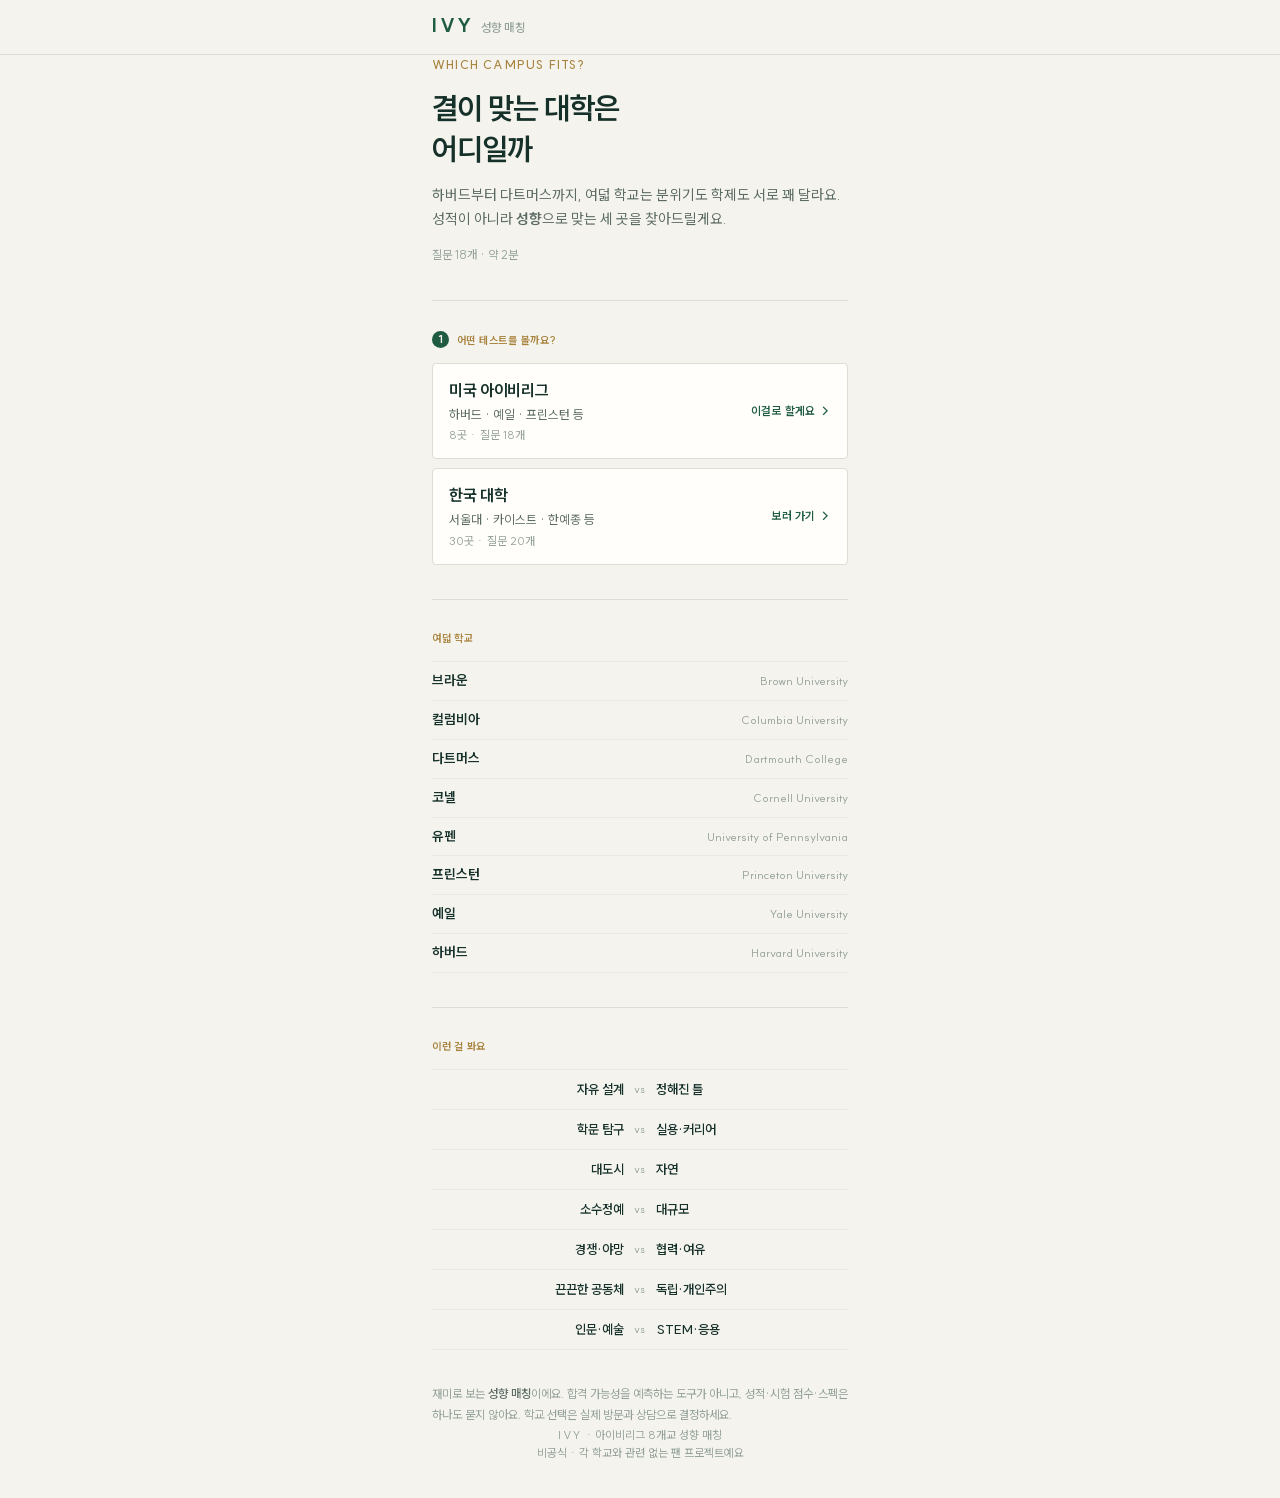
<file: preview.html>
<!DOCTYPE html>
<html lang="ko">
<head>
<meta charset="utf-8">
<meta name="viewport" content="width=device-width, initial-scale=1, viewport-fit=cover">
<title>나에게 맞는 대학은? | 성향 매칭 테스트</title>
<meta name="description" content="성적이 아니라 성향으로 찾는 나와 결이 맞는 대학. 미국 아이비리그 8곳과 한국 대학 30곳, 학생용과 학부모용 두 가지 버전.">
<meta name="theme-color" content="#1f5b41">

<!-- 링크 미리보기 (카카오톡·인스타·트위터 등)
     og:image 는 크롤러가 직접 받아가야 해서 반드시 절대 https 주소여야 한다.
     data URI 나 상대 경로는 미리보기가 안 뜬다.
     이미지는 scripts/build-og.js 가 만든다. 배포 도메인이 바뀌면
     아래 og:url / og:image 주소도 같이 바꿔야 한다. -->
<meta property="og:type" content="website">
<meta property="og:site_name" content="IVY 성향 매칭">
<meta property="og:locale" content="ko_KR">
<meta property="og:url" content="https://ivy-test-two.vercel.app/">
<meta property="og:title" content="결이 맞는 대학은 어디일까">
<meta property="og:description" content="성적이 아니라 성향으로 찾는 나와 맞는 학교 세 곳. 질문 18개, 약 2분. 학생용·학부모용.">
<meta property="og:image" content="https://ivy-test-two.vercel.app/og.png">
<meta property="og:image:secure_url" content="https://ivy-test-two.vercel.app/og.png">
<meta property="og:image:type" content="image/png">
<meta property="og:image:width" content="1200">
<meta property="og:image:height" content="630">
<meta property="og:image:alt" content="IVY 성향 매칭 — 결이 맞는 대학은 어디일까. 결과 예시로 유펜 94%, 하버드 85%, 코넬 79%.">
<meta name="twitter:card" content="summary_large_image">
<meta name="twitter:title" content="결이 맞는 대학은 어디일까">
<meta name="twitter:description" content="성적이 아니라 성향으로 찾는 나와 맞는 학교 세 곳. 질문 18개, 약 2분.">
<meta name="twitter:image" content="https://ivy-test-two.vercel.app/og.png">
<!-- 파비콘을 인라인 SVG 로 넣는다. 별도 파일이 없어도 되고 file:// 에서도 뜬다. -->
<link rel="icon" href="data:image/svg+xml,%3Csvg xmlns='http://www.w3.org/2000/svg' viewBox='0 0 32 32'%3E%3Crect width='32' height='32' fill='%231f5b41'/%3E%3Ctext x='16' y='23' font-family='Georgia,serif' font-size='19' fill='%23f4efe3' text-anchor='middle'%3EI%3C/text%3E%3C/svg%3E">
<!-- SUIT 서브셋. scripts/build-font.py 가 만든 data URI 라 외부 요청이 없다.
     120KB가 넘어서 보통처럼 걸면 다 받을 때까지 화면이 백지로 남는다.
     느린 회선에서 재보니 첫 글자까지 2.2초였고, 비동기로 돌리니 0.95초였다.
     그래서 print 로 걸어 렌더를 막지 않게 하고 다 받으면 all 로 바꾼다.
     본문은 시스템 한글 폰트로 먼저 그려졌다가 SUIT 로 교체된다.
     그때 생기는 이동은 실측 0.015 로 무시할 수준이다.
     (첫 화면 글자만 담은 작은 벌을 따로 블로킹으로 거는 것도 해봤는데,
      그 벌이 54KB라 FCP 가 0.95초에서 1.64초로 오히려 나빠졌다.)
     JS 가 꺼져 있으면 onload 가 안 도니 noscript 로 그냥 걸어준다. -->
<style>
/* === fonts/suit.css === */
/* SUIT (SUNN, http://sun.fo/suit) — SIL Open Font License 1.1
 * https://github.com/sun-typeface/SUIT
 *
 * 이 파일은 scripts/build-font.py 가 생성합니다. 직접 고치지 마세요.
 * 문구를 수정했으면 스크립트를 다시 돌려야 새 글자가 들어갑니다.
 */
/* 전체 서브셋. 비동기로 불러온다 */
@font-face {
  font-family: 'SUIT';
  font-style: normal;
  font-weight: 400 800;
  font-display: swap;
  src: url([data-uri]) format('woff2-variations');
}
</style>
<style>
/* === styles.css === */
/* ═══════════════════════════════════════════════════════════════
   아이비리그 성향 매칭 — 스타일

   방향: 앱 카드를 쌓는 화면이 아니라 대학 안내 책자에 가깝게.
   둥근 카드 대신 헤어라인 괘선으로 구획을 나누고, 라운드를 크게 줄이고,
   여백에 큰 숫자를 둔다.

   색: 아이비 그린을 주색으로. 회색도 중립 회색이 아니라 초록 쪽으로
   살짝 기울여서 화면 전체가 한 계열로 묶이게 했다.

   서체: SUIT 한 벌만 쓴다. 굵기(400-800)와 크기, 자간으로만 위계를
   만든다. 이탤릭은 쓰지 않는다.
   ═══════════════════════════════════════════════════════════════ */

:root {
  color-scheme: light;

  /* 바탕과 먹 */
  --paper:      #f4f3ee;   /* 본지. 크림보다 차갑게 뺐다 */
  --card:       #fffefb;
  --ink:        #16302a;   /* 초록으로 기운 먹색 */
  --ink-soft:   #5b6b63;
  --ink-faint:  #93a099;
  --rule:       #ddddd4;   /* 괘선 */
  --rule-soft:  #e9e8e1;

  /* 브랜드 */
  --ivy:        #1f5b41;
  --ivy-deep:   #143c2b;
  --ivy-wash:   #eaefe9;
  --brass:      #a8823c;
  --brass-wash: #f4eddf;

  /* 학교색이 들어오는 자리. JS 가 덮어쓴다 */
  --school:     var(--ivy);

  --r-xs: 2px;
  --r-sm: 4px;
  --r-md: 6px;
  --r-pill: 999px;

  --shell: 460px;

  /* 전부 SUIT 한 벌로 간다. fonts/suit.css 가 서브셋을 심어준다.
     폰트가 안 뜨는 환경을 위한 대체 스택만 뒤에 붙여둔다. */
  --sans: 'SUIT', -apple-system, BlinkMacSystemFont, "Apple SD Gothic Neo",
          "Pretendard", "Noto Sans KR", "Malgun Gothic", system-ui, sans-serif;
  /* 예전에 숫자·영문에 세리프를 쓰던 자리. 이제 같은 SUIT 를 가리키지만
     선택자를 그대로 두려고 변수는 남겨둔다. */
  --serif: var(--sans);
}

/* ── 리셋 ─────────────────────────────────────────────────── */
*, *::before, *::after { box-sizing: border-box; }
html { -webkit-text-size-adjust: 100%; }

body {
  margin: 0;
  background: var(--paper);
  color: var(--ink);
  font-family: var(--sans);
  font-size: 16px;
  line-height: 1.62;
  word-break: keep-all;
  overflow-wrap: break-word;
  -webkit-font-smoothing: antialiased;
}

h1, h2, h3, p, ul, li, figure, fieldset, legend { margin: 0; padding: 0; }
ul { list-style: none; }
fieldset { border: 0; }

button {
  font: inherit;
  color: inherit;
  cursor: pointer;
  touch-action: manipulation;
}

.hidden { display: none !important; }

.offscreen {
  position: absolute;
  width: 1px; height: 1px;
  overflow: hidden;
  clip-path: inset(50%);
  pointer-events: none;
}

:focus-visible {
  outline: 2px solid var(--ivy);
  outline-offset: 3px;
  border-radius: var(--r-xs);
}

/* 숫자가 세로로 정렬되는 자리는 전부 고정폭 숫자 */
.pct, .rank-percent, .progress-count, .q-num, .result-percent {
  font-variant-numeric: tabular-nums;
  font-feature-settings: "tnum" 1;
}

/* ── 레이아웃 ─────────────────────────────────────────────── */
.shell {
  width: 100%;
  max-width: var(--shell);
  margin: 0 auto;
  padding: 0 22px;
}

/* 배경을 불투명하게 둔다. 반투명 + backdrop-filter 로 두면 스크롤할 때
   아래 글자가 헤더를 비쳐 올라와서 유령처럼 겹쳐 보인다. 종이 느낌의
   디자인에 프로스티드 글래스도 어울리지 않는다. */
.site-header {
  position: sticky;
  top: 0;
  z-index: 20;
  background: var(--paper);
  border-bottom: 1px solid var(--rule);
  padding-top: env(safe-area-inset-top);
}

/* align-items:baseline 만 주면 글자 뭉치가 바 위쪽에 붙는다.
   바깥은 center 로 세로 중앙을 잡고, 안쪽에서 베이스라인을 맞춘다. */
.header-inner {
  display: flex;
  align-items: center;
  height: 54px;
}

.brand {
  display: flex;
  align-items: baseline;
  gap: 9px;
}

/* 워드마크는 큰 자간으로만 만든다. 로고 이미지는 쓰지 않는다.
   자간은 마지막 글자 뒤에도 붙기 때문에 그만큼 빼줘야 옆 글자와의
   간격이 눈에 보이는 대로 나온다. */
.logo {
  font-size: 19px;
  font-weight: 800;
  letter-spacing: .16em;
  margin-right: -.16em;
  color: var(--ivy);
  line-height: 1;
}

.header-title {
  font-size: 12px;
  font-weight: 600;
  letter-spacing: .01em;
  color: var(--ink-faint);
}

main { padding: 30px 22px 44px; }

.screen { display: grid; gap: 34px; }

/* ── 구획 ─────────────────────────────────────────────────── */
/* 카드가 아니라 괘선으로 나눈 단락. 이게 이 디자인의 기본 단위다 */
.block { display: grid; gap: 14px; }

.block + .block { padding-top: 30px; border-top: 1px solid var(--rule); }

/* 배경이 필요한 곳에만 쓰는 얕은 판 */
.panel {
  background: var(--card);
  border: 1px solid var(--rule-soft);
  border-radius: var(--r-md);
  padding: 20px 18px;
}

/* 라벨: 작게, 대문자, 자간 넓게.
   자간은 .07em 까지만. 영문은 이 정도로도 충분히 벌어져 보이는데,
   한글은 .14em 쯤 주면 "상 위 세 곳"처럼 글자가 흩어져 읽기 나빠진다. */
.label {
  font-size: 10.5px;
  font-weight: 700;
  letter-spacing: .07em;
  text-transform: uppercase;
  color: var(--brass);
}

/* 영문 전용 라벨은 자간을 더 줘도 된다 */
.label-en { letter-spacing: .16em; }

.section-title {
  font-size: 17px;
  font-weight: 700;
  letter-spacing: -.02em;
}

.section-sub { color: var(--ink-soft); font-size: 13px; }

.fine {
  color: var(--ink-faint);
  font-size: 12px;
  line-height: 1.72;
}
.fine b { color: var(--ink-soft); font-weight: 600; }

/* ── 인트로 ───────────────────────────────────────────────── */
.hero-title {
  font-size: 30px;
  font-weight: 700;
  line-height: 1.36;
  letter-spacing: -.035em;
  text-wrap: balance;
}

/* 표제 위의 영문 한 줄 */
.hero-en {
  font-size: 12px;
  font-weight: 600;
  letter-spacing: .1em;
  text-transform: uppercase;
  color: var(--brass);
}

.hero-sub {
  color: var(--ink-soft);
  font-size: 14.5px;
  max-width: 34em;
}

/* 축 미리보기: 양극을 실제로 마주 보게 배치 */
.axis-preview { display: grid; gap: 0; }

.axis-preview li {
  display: grid;
  grid-template-columns: 1fr auto 1fr;
  align-items: center;
  gap: 10px;
  padding: 9px 0;
  font-size: 13px;
  border-bottom: 1px solid var(--rule-soft);
}
.axis-preview li:first-child { border-top: 1px solid var(--rule-soft); }

.axis-preview .l { text-align: right; color: var(--ink); font-weight: 600; }
.axis-preview .r { text-align: left; color: var(--ink); font-weight: 600; }
.axis-preview .mid {
  font-family: var(--serif);
  font-size: 11px;
  color: var(--ink-faint);
  letter-spacing: .04em;
}

/* 여덟 학교를 활자로만 나열한다 */
.roster { display: grid; gap: 0; }

.roster li {
  display: flex;
  align-items: baseline;
  justify-content: space-between;
  gap: 12px;
  padding: 8px 0;
  border-bottom: 1px solid var(--rule-soft);
}
.roster li:first-child { border-top: 1px solid var(--rule-soft); }

.roster-ko { font-size: 13.5px; font-weight: 700; color: var(--ink); }

.roster-en {
  font-family: var(--serif);
  font-size: 11.5px;
  color: var(--ink-faint);
  text-align: right;
}

/* ── 모드 선택 ────────────────────────────────────────────── */
/* 시작 버튼 하나 대신 누가 답하는지를 먼저 고르게 한다 */
.mode-pick { display: grid; gap: 9px; }

.mode-btn {
  display: grid;
  gap: 2px;
  text-align: left;
  padding: 16px 18px;
  background: var(--card);
  border: 1px solid var(--rule);
  border-radius: var(--r-sm);
  transition: border-color .16s ease, background-color .16s ease;
}
.mode-btn:hover {
  border-color: var(--ivy);
  background: var(--ivy-wash);
}

.mode-name {
  font-size: 16px;
  font-weight: 700;
  letter-spacing: -.02em;
  color: var(--ink);
}

.mode-sub { font-size: 12.5px; color: var(--ink-soft); }

/* ── 버튼 ─────────────────────────────────────────────────── */
.btn {
  display: inline-flex;
  align-items: center;
  justify-content: center;
  gap: 8px;
  min-height: 52px;
  padding: 0 22px;
  border: 1px solid transparent;
  border-radius: var(--r-sm);
  font-size: 15px;
  font-weight: 700;
  letter-spacing: -.01em;
  transition: background-color .16s ease, border-color .16s ease,
              color .16s ease, opacity .16s ease;
}
.btn:active { transform: translateY(1px); }
.btn-block { width: 100%; }

.btn-primary { background: var(--ivy); color: #fff; }
.btn-primary:hover { background: var(--ivy-deep); }

.btn-outline {
  background: transparent;
  color: var(--ink);
  border-color: var(--rule);
}
.btn-outline:hover { border-color: var(--ink-soft); }

.btn-quiet {
  background: transparent;
  color: var(--ink-soft);
  min-height: 46px;
  font-weight: 600;
}
.btn-quiet:hover { color: var(--ink); }

.btn:disabled {
  opacity: .32;
  cursor: not-allowed;
  transform: none;
}

/* 화살표는 세리프로. 버튼 안에서 작은 활자 대비가 생긴다 */
.btn .arw { font-family: var(--serif); font-size: 17px; line-height: 1; }

/* ── 진행률 ───────────────────────────────────────────────── */
.progress-head {
  display: flex;
  justify-content: space-between;
  align-items: baseline;
  gap: 12px;
}

.progress-count {
  font-family: var(--serif);
  font-size: 15px;
  color: var(--ink-faint);
  letter-spacing: .02em;
}
.progress-count b { color: var(--ivy); font-size: 19px; font-weight: 700; }

.progress-track {
  height: 2px;
  background: var(--rule);
  margin-top: 10px;
}

.progress-fill {
  height: 100%;
  width: 0;
  background: var(--ivy);
  transition: width .34s cubic-bezier(.4, 0, .2, 1);
}

.progress-note {
  color: var(--ink-soft);
  font-size: 12.5px;
  margin-top: 11px;
}

/* ── 질문 ─────────────────────────────────────────────────── */
/* 번호를 여백에 큰 세리프로 두고 질문을 그 옆에 붙인다 */
.question-head {
  display: grid;
  grid-template-columns: auto 1fr;
  align-items: start;
  gap: 16px;
  margin-bottom: 20px;
}

.q-num {
  font-family: var(--serif);
  font-size: 44px;
  font-weight: 400;
  line-height: .84;
  color: var(--brass);
  letter-spacing: -.03em;
}

.question-text {
  font-size: 21px;
  font-weight: 700;
  line-height: 1.44;
  letter-spacing: -.03em;
  text-wrap: balance;
  padding-top: 2px;
}

.dots {
  display: flex;
  flex-wrap: wrap;
  gap: 4px;
  margin-bottom: 22px;
}

.dot {
  width: 100%;
  max-width: 15px;
  height: 2px;
  flex: 1;
  background: var(--rule);
  transition: background-color .2s ease;
}
.dot.answered { background: color-mix(in srgb, var(--ivy) 45%, var(--rule)); }
.dot.current { background: var(--brass); }

.options { display: grid; gap: 0; }

.option {
  display: grid;
  grid-template-columns: auto 1fr;
  align-items: center;
  gap: 14px;
  width: 100%;
  min-height: 62px;
  padding: 15px 14px 15px 12px;
  text-align: left;
  border: 1px solid transparent;
  border-bottom: 1px solid var(--rule-soft);
  border-radius: var(--r-sm);
  font-size: 15px;
  line-height: 1.52;
  color: var(--ink);
  transition: background-color .14s ease, border-color .14s ease;
}
.option:hover { background: var(--card); }

.option-badge {
  display: grid;
  place-items: center;
  width: 27px; height: 27px;
  border: 1px solid var(--rule);
  border-radius: var(--r-pill);
  font-family: var(--serif);
  font-size: 13px;
  color: var(--ink-faint);
  transition: background-color .14s ease, color .14s ease, border-color .14s ease;
}

.option.is-selected {
  background: var(--ivy-wash);
  border-color: color-mix(in srgb, var(--ivy) 26%, transparent);
}
.option.is-selected .option-badge {
  background: var(--ivy);
  border-color: var(--ivy);
  color: #fff;
}
.option.is-selected .option-label { font-weight: 600; }

.option input[type="radio"] {
  position: absolute;
  width: 1px; height: 1px;
  opacity: 0;
  pointer-events: none;
}
.option:has(input:focus-visible) {
  outline: 2px solid var(--ivy);
  outline-offset: 2px;
}

.nav-row {
  display: flex;
  gap: 10px;
  margin-top: 26px;
}
.nav-row .btn-quiet { flex: 0 0 30%; }
.nav-row .btn-primary { flex: 1; }

/* ── 계산중 ───────────────────────────────────────────────── */
.loading-wrap {
  display: grid;
  place-items: center;
  gap: 20px;
  padding: 92px 20px;
  text-align: center;
}

.spinner {
  width: 30px; height: 30px;
  border: 1.5px solid var(--rule);
  border-top-color: var(--ivy);
  border-radius: 50%;
  animation: spin .9s linear infinite;
}
@keyframes spin { to { transform: rotate(360deg); } }

.loading-text { color: var(--ink-soft); font-size: 14px; }

@media (prefers-reduced-motion: reduce) {
  .spinner { animation-duration: 2.6s; }
  .progress-fill, .rank-fill, .axis-bar { transition: none; }
}

/* ── 결과: 표제 ───────────────────────────────────────────── */
.result-hero { display: grid; gap: 0; }

.result-name {
  margin-top: 10px;
  font-size: 36px;
  font-weight: 700;
  letter-spacing: -.045em;
  line-height: 1.14;
  color: var(--school);
}

.result-en {
  font-family: var(--serif);
  font-size: 14px;
  color: var(--ink-faint);
  letter-spacing: .01em;
  margin-top: 5px;
}

.result-tagline {
  font-size: 15.5px;
  font-weight: 600;
  color: var(--ink);
  margin-top: 14px;
  text-wrap: balance;
}

.result-place {
  font-size: 12.5px;
  color: var(--ink-soft);
  margin-top: 5px;
}

/* 큰 퍼센트. 세리프 숫자가 이 화면의 중심이다 */
.result-score {
  display: flex;
  align-items: baseline;
  gap: 11px;
  margin-top: 22px;
  padding-top: 18px;
  border-top: 1px solid var(--rule);
}

.result-percent {
  font-family: var(--serif);
  font-size: 62px;
  font-weight: 400;
  line-height: .9;
  letter-spacing: -.04em;
  color: var(--school);
}

.result-percent-label {
  font-size: 11px;
  font-weight: 700;
  letter-spacing: .13em;
  text-transform: uppercase;
  color: var(--ink-faint);
}

/* 학교 이름 -> 그 학교 홈페이지. 밑줄 대신 얇은 밑선을 써서
   본문 활자를 해치지 않게 하고, ↗ 로 바깥 링크임을 알린다. */
.school-link {
  color: inherit;
  text-decoration: none;
  border-bottom: 1px solid color-mix(in srgb, currentColor 28%, transparent);
  transition: border-color .15s ease, opacity .15s ease;
}
.school-link:hover { border-bottom-color: currentColor; }
.school-link:active { opacity: .7; }

.school-link .ext {
  display: inline-block;
  margin-left: .22em;
  font-size: .62em;
  vertical-align: .28em;
  opacity: .55;
  border: 0;
}

/* 큰 표제에서는 밑선이 두꺼워 보여서 조금 더 옅게 */
.school-link.is-hero {
  border-bottom-width: 2px;
  border-bottom-color: color-mix(in srgb, currentColor 20%, transparent);
}
.school-link.is-hero .ext { font-size: .38em; vertical-align: .95em; }

.chips { display: flex; flex-wrap: wrap; gap: 6px; margin-top: 18px; }

.chips li {
  padding: 4px 10px;
  border: 1px solid var(--rule);
  border-radius: var(--r-pill);
  color: var(--ink-soft);
  font-size: 12px;
  font-weight: 600;
}

/* ── 결과: 순위 ───────────────────────────────────────────── */
#ranking { display: grid; gap: 0; }

.rank-row {
  display: grid;
  grid-template-columns: 1fr auto;
  align-items: center;
  gap: 14px;
  padding: 15px 0;
  border-bottom: 1px solid var(--rule-soft);
}
.rank-row:first-child { border-top: 1px solid var(--rule); }

.rank-body { min-width: 0; }

.rank-name {
  font-size: 16.5px;
  font-weight: 700;
  letter-spacing: -.02em;
}

.rank-ordinal {
  font-family: var(--serif);
  font-size: 12px;
  color: var(--brass);
  margin-right: 6px;
}

.rank-tagline {
  color: var(--ink-soft);
  font-size: 12.5px;
  margin-top: 2px;
}

.rank-right { text-align: right; }

.rank-percent {
  font-family: var(--serif);
  font-size: 25px;
  line-height: 1;
  letter-spacing: -.03em;
  color: var(--ink);
}
.rank-row.is-top .rank-percent { color: var(--school); }

.rank-track {
  width: 58px;
  height: 2px;
  background: var(--rule);
  margin-top: 8px;
  margin-left: auto;
}

.rank-fill {
  height: 100%;
  width: 0;
  background: var(--ink-faint);
  transition: width .75s cubic-bezier(.22, 1, .36, 1);
}
.rank-row.is-top .rank-fill { background: var(--school); }

/* ── 결과: 해설 ───────────────────────────────────────────── */
.why-list { display: grid; gap: 0; }

.why-list li {
  display: grid;
  grid-template-columns: auto 1fr;
  gap: 12px;
  align-items: baseline;
  padding: 11px 0;
  font-size: 14px;
  color: var(--ink-soft);
  line-height: 1.6;
  border-bottom: 1px solid var(--rule-soft);
}
.why-list li:first-child { border-top: 1px solid var(--rule-soft); }

/* 실제 답에서 뽑은 근거. 축 이름 아래 칸에 붙여서 두 번째 줄로 흐르게 한다.
   본문보다 작고 흐리게 — 읽으라고 있는 게 아니라 "세어봤다"는 표시다. */
.why-evidence {
  grid-column: 2;
  margin-top: 3px;
  font-size: 12.5px;
  color: var(--ink-faint);
  line-height: 1.55;
}

.why-tag {
  font-size: 10.5px;
  font-weight: 700;
  letter-spacing: .1em;
  text-transform: uppercase;
  color: var(--brass);
  white-space: nowrap;
}

.detail-part + .detail-part { margin-top: 20px; }

/* 이탤릭을 뺐으니 굵기와 자간으로 구분한다 */
.detail-head {
  font-size: 11px;
  font-weight: 700;
  color: var(--brass);
  margin-bottom: 7px;
  letter-spacing: .07em;
}

.detail-body { color: var(--ink-soft); font-size: 14.5px; line-height: 1.78; }

/* 본문이 회색이라 굵기만 올리면 눈에 잘 안 걸린다. 색까지 진하게 가야
   훑어봤을 때 제도 이름과 숫자가 먼저 잡힌다. 700 을 명시하는 건
   bold 기본값이 브라우저마다 다르고, 이 폰트가 400~800 가변이라
   'bolder' 로 두면 상속 굵기에 따라 결과가 흔들리기 때문이다. */
.detail-body b,
.facts dd b { color: var(--ink); font-weight: 700; }

/* ── 결과: 학부모용 현실 조건 ─────────────────────────────── */
/* 재정지원·환경·진로. 학부모가 실제로 먼저 묻는 것들이라
   해설 뒤가 아니라 성향 그래프 앞에 둔다. */
.facts {
  display: grid;
  gap: 0;
  margin: 0 0 12px;
}

.facts dt {
  font-size: 11px;
  font-weight: 700;
  color: var(--brass);
  letter-spacing: .07em;
  padding-top: 13px;
  border-top: 1px solid var(--rule-soft);
}
.facts dt:first-child { border-top: 0; padding-top: 0; }

.facts dd {
  margin: 4px 0 13px;
  font-size: 14px;
  line-height: 1.72;
  color: var(--ink-soft);
}
.facts dd:last-child { margin-bottom: 0; }

/* ── 결과: 성향 축 ────────────────────────────────────────── */
.axis-chart { display: grid; gap: 13px; }

.axis-row { display: grid; gap: 5px; }

/* 양극 라벨은 반드시 양 끝에 붙여야 한다. 가운데로 모으면 막대가
   어느 쪽으로 뻗은 건지 눈으로 연결이 안 된다. */
.axis-poles {
  display: grid;
  grid-template-columns: 1fr auto 1fr;
  align-items: baseline;
  gap: 8px;
  font-size: 11px;
  color: var(--ink-faint);
  font-weight: 600;
}
.axis-poles .l { text-align: left; }
.axis-poles .r { text-align: right; }

.axis-poles .axis-name {
  font-family: var(--serif);
  font-size: 10.5px;
  color: var(--ink-soft);
  letter-spacing: .05em;
  text-transform: uppercase;
}

.axis-poles .lit { color: var(--ivy); font-weight: 700; }

.axis-track {
  position: relative;
  height: 16px;
  border-top: 1px solid var(--rule-soft);
  border-bottom: 1px solid var(--rule-soft);
}

.axis-center {
  position: absolute;
  left: 50%;
  top: -1px; bottom: -1px;
  width: 1px;
  background: var(--rule);
}

.axis-bar {
  position: absolute;
  top: 5px; bottom: 5px;
  min-width: 2px;
  background: var(--ivy);
  transition: width .6s cubic-bezier(.22, 1, .36, 1);
}

/* ── 결과: 액션 ───────────────────────────────────────────── */
.action-grid { display: grid; gap: 8px; }

.share-hint {
  min-height: 19px;
  text-align: center;
  font-size: 12.5px;
  font-weight: 600;
  color: var(--ivy);
}

/* ── 커뮤니티 안내 ────────────────────────────────────────── */
/* 화면에서 유일하게 어두운 판. 여기 한 곳에만 무게를 준다 */
.community {
  background: var(--ivy-deep);
  color: #f1efe8;
  border-radius: var(--r-md);
  padding: 26px 22px;
  display: grid;
  gap: 14px;
}

.community .label { color: #c2a978; }

.community-title {
  font-size: 20px;
  font-weight: 700;
  letter-spacing: -.03em;
  line-height: 1.4;
  color: #fffefb;
  text-wrap: balance;
}

.community-sub {
  font-size: 13.5px;
  line-height: 1.68;
  color: #b7c6bd;
}

.btn-community {
  background: #f4efe3;
  color: var(--ivy-deep);
  border-radius: var(--r-sm);
  margin-top: 2px;
}
.btn-community:hover { background: #fff; }

.community-note {
  font-size: 11.5px;
  color: #8ba396;
  text-align: center;
}

/* ── 시트 (iOS 이미지 저장 안내) ──────────────────────────── */
.sheet-backdrop {
  position: fixed;
  inset: 0;
  z-index: 50;
  display: grid;
  place-items: center;
  padding: 22px;
  background: rgba(12, 20, 16, .66);
}

.sheet {
  width: 100%;
  max-width: 350px;
  background: var(--card);
  border-radius: var(--r-md);
  padding: 18px;
  text-align: center;
}

.sheet-title { font-size: 14.5px; font-weight: 700; margin-bottom: 12px; }

.sheet-img {
  width: 100%;
  height: auto;
  border: 1px solid var(--rule);
  border-radius: var(--r-sm);
  margin-bottom: 12px;
}

/* ── 안내 배너 ────────────────────────────────────────────── */
.notice {
  border-left: 2px solid var(--brass);
  background: var(--brass-wash);
  border-radius: 0 var(--r-sm) var(--r-sm) 0;
  padding: 12px 15px;
  color: #6b5423;
  font-size: 13px;
  font-weight: 600;
  line-height: 1.6;
}

/* ── 푸터 ─────────────────────────────────────────────────── */
.site-footer {
  padding: 0 22px 34px;
  color: var(--ink-faint);
  font-size: 11.5px;
  text-align: center;
}

.site-footer .mark {
  font-family: var(--serif);
  letter-spacing: .14em;
  color: var(--ink-faint);
}

/* ── 작은 화면 ────────────────────────────────────────────── */
@media (max-width: 350px) {
  .hero-title { font-size: 26px; }
  .question-text { font-size: 19px; }
  .q-num { font-size: 36px; }
  .result-name { font-size: 30px; }
  .result-percent { font-size: 52px; }
  .option { font-size: 14.5px; }
}

/* ── 문항 전환 ────────────────────────────────────────────────
   답을 고르면 자동으로 다음 문항으로 넘어간다. 그때 화면이 그냥
   바뀌면 뭐가 바뀐 건지 감이 안 잡혀서, 들어오는 방향을 준다.
   앞으로 갈 때는 오른쪽에서, 뒤로 갈 때는 왼쪽에서 들어온다.

   translate 와 opacity 만 건드린다. 둘 다 합성만으로 처리돼서
   레이아웃을 다시 계산하지 않는다 — 중급 안드로이드 기기에서
   프레임이 떨어지는 걸 막는 가장 확실한 방법이다. */
@keyframes q-in-fwd {
  from { opacity: 0; transform: translate3d(14px, 0, 0); }
  to   { opacity: 1; transform: translate3d(0, 0, 0); }
}
@keyframes q-in-back {
  from { opacity: 0; transform: translate3d(-14px, 0, 0); }
  to   { opacity: 1; transform: translate3d(0, 0, 0); }
}
.q-in-fwd  { animation: q-in-fwd .22s cubic-bezier(.2, 0, .2, 1) both; }
.q-in-back { animation: q-in-back .22s cubic-bezier(.2, 0, .2, 1) both; }

/* 고른 순간을 눈으로 확인시켜준다. 자동 전진이 걸려 있어서
   이 표시가 없으면 뭘 골랐는지 모른 채 화면이 넘어간다. */
.option.is-selected { animation: option-pick .2s ease-out; }
@keyframes option-pick {
  0%   { transform: scale(1); }
  45%  { transform: scale(.985); }
  100% { transform: scale(1); }
}

@media (prefers-reduced-motion: reduce) {
  .q-in-fwd, .q-in-back, .option.is-selected { animation: none; }
}

/* ── 결과 화면 고정 공유 바 ──────────────────────────────────
   결과가 막 나온 순간이 공유하고 싶은 마음이 제일 큰 때다. 예전에는
   공유 버튼이 해설과 성향 그래프를 다 지나야 나오는 맨 아래에 있어서,
   그 순간에 손이 닿지 않았다. 화면 아래에 붙여둔다.

   결과 화면일 때만 보인다. 인트로·문항 화면에서는 방해만 된다. */
.result-bar {
  position: fixed;
  left: 0; right: 0; bottom: 0;
  z-index: 20;
  background: color-mix(in srgb, var(--paper) 92%, transparent);
  backdrop-filter: blur(10px);
  -webkit-backdrop-filter: blur(10px);
  border-top: 1px solid var(--rule);
  /* 홈 인디케이터가 있는 기기에서 버튼이 가리지 않게 */
  padding-bottom: env(safe-area-inset-bottom, 0);
  transform: translate3d(0, 100%, 0);
  transition: transform .24s cubic-bezier(.2, 0, .2, 1);
}
.result-bar.is-on { transform: translate3d(0, 0, 0); }

.result-bar-inner { padding: 10px 20px 12px; }

.result-bar-row {
  display: grid;
  grid-template-columns: 1.35fr 1fr;
  gap: 8px;
}
.result-bar-row .btn { margin: 0; }

.result-bar .share-hint {
  margin: 0 0 6px;
  min-height: 0;
  text-align: center;
}
.result-bar .share-hint:empty { display: none; }

/* 고정 바가 마지막 내용을 덮지 않게 자리를 비워둔다 */
#screen-result:not(.hidden) ~ * { }
body.has-result-bar #screen-result { padding-bottom: 92px; }

@media (prefers-reduced-motion: reduce) {
  .result-bar { transition: none; }
}

/* 배경 흐림을 지원하지 않는 브라우저에서는 그냥 불투명하게 */
@supports not ((backdrop-filter: blur(1px)) or (-webkit-backdrop-filter: blur(1px))) {
  .result-bar { background: var(--paper); }
}

/* ── 테스트 선택 ──────────────────────────────────────────────
   미국 아이비와 한국 대학이 같은 도메인에 따로 올라가 있다.
   한쪽으로 들어오면 다른 쪽이 있는지도 몰랐다. 인트로에서 바로 넘어가게 한다.

   지금 보고 있는 쪽은 링크가 아니라 표시일 뿐이라 <span> 이다.
   눌러도 갈 데가 없는 걸 링크로 만들면 눌러보고 아무 일도 안 일어난다. */
.test-pick { display: grid; gap: 9px; }

.test-card {
  display: grid;
  grid-template-columns: 1fr auto;
  grid-template-areas:
    'name flag'
    'sub  flag'
    'meta flag';
  align-items: center;
  gap: 1px 12px;
  padding: 14px 16px;
  border: 1px solid var(--rule);
  border-radius: var(--r-sm);
  background: var(--card);
  text-decoration: none;
  color: inherit;
  transition: border-color .16s ease, background-color .16s ease;
}
a.test-card:hover { border-color: var(--ivy); background: var(--ivy-wash); }


.test-name {
  grid-area: name;
  font-size: 16px;
  font-weight: 700;
  letter-spacing: -.02em;
  color: var(--ink);
}
.test-sub {
  grid-area: sub;
  font-size: 12.5px;
  color: var(--ink-soft);
}
.test-meta {
  grid-area: meta;
  font-size: 11.5px;
  color: var(--ink-faint);
  letter-spacing: .01em;
}

.test-flag {
  grid-area: flag;
  font-size: 11.5px;
  font-weight: 700;
  letter-spacing: .02em;
  white-space: nowrap;
  color: var(--ink-faint);
}
.test-flag.test-go { color: var(--ivy); }

/* ── 인트로 단계 ──────────────────────────────────────────────
   테스트 선택과 모드 선택을 한 화면에 같이 두니 뭘 먼저 골라야 하는지
   헷갈렸다. 한 번에 하나만 묻는다. */
.step-n {
  display: inline-grid;
  place-items: center;
  width: 17px; height: 17px;
  margin-right: 5px;
  border-radius: 50%;
  background: var(--ivy);
  color: var(--paper);
  font-size: 10.5px;
  font-weight: 800;
  letter-spacing: 0;
  vertical-align: 1px;
}

/* 1단계에서 고른 것을 2단계 위에 한 줄로 남긴다.
   뭘 고르고 왔는지 안 보이면 되돌아갈 생각을 못 한다. */
.chosen-test {
  display: flex;
  align-items: baseline;
  justify-content: space-between;
  gap: 10px;
  margin: 0 0 14px;
  padding-bottom: 12px;
  border-bottom: 1px solid var(--rule);
  font-size: 13px;
  color: var(--ink-soft);
}

.link-btn {
  border: 0;
  background: none;
  padding: 0;
  font: inherit;
  font-weight: 700;
  color: var(--ivy);
  text-decoration: underline;
  text-underline-offset: 3px;
  cursor: pointer;
  white-space: nowrap;
}
.link-btn:hover { color: var(--ivy-deep); }

/* 지금 보는 테스트 카드는 이제 누를 수 있는 버튼이다.
   가라앉혀 두면 눌러야 하는 줄 모른다. */
button.test-card {
  width: 100%;
  text-align: left;
  cursor: pointer;
  font: inherit;
  background: var(--card);
  border-style: solid;
}
button.test-card:hover { border-color: var(--ivy); background: var(--ivy-wash); }
button.test-card .test-name { color: var(--ink); }
</style>
</head>
<body>

<header class="site-header">
  <div class="shell header-inner">
    <span class="brand">
      <span class="logo">IVY</span>
      <span class="header-title">성향 매칭</span>
    </span>
  </div>
</header>

<main class="shell" id="main">

  <!-- ───────────── 인트로 ───────────── -->
  <section id="screen-intro" class="screen">

    <div class="block">
      <p class="hero-en">Which campus fits?</p>
      <h1 class="hero-title">결이 맞는 대학은<br>어디일까</h1>
      <p class="hero-sub">
        하버드부터 다트머스까지, 여덟 학교는 분위기도 학제도 서로 꽤 달라요.
        성적이 아니라 <b>성향</b>으로 맞는 세 곳을 찾아드릴게요.
      </p>
      <p class="fine">질문 18개 · 약 2분</p>
    </div>

    <!-- 어느 테스트를 볼지. 두 테스트가 같은 도메인에 따로 올라가 있어서
         한쪽에 들어오면 다른 쪽으로 갈 방법이 없었다.
         내용은 scripts/build-intro.js 가 채운다 — 학교 수와 문항 수를
         손으로 적어두면 데이터를 고쳤을 때 조용히 어긋난다. -->
    <div class="block step" id="step-test">
      <p class="label"><span class="step-n">1</span> 어떤 테스트를 볼까요?</p>
      <div class="test-pick" id="test-pick">
        <button type="button" class="test-card is-here" id="pick-here" data-name="미국 아이비리그" data-count="8"><span class="test-name">미국 아이비리그</span><span class="test-sub">하버드 · 예일 · 프린스턴 등</span><span class="test-meta">8곳 · 질문 18개</span><span class="test-flag test-go">이걸로 할게요 <span aria-hidden="true">→</span></span></button>
        <a class="test-card" href="https://ivy-test-two.vercel.app/korea-uni" target="_blank" rel="noopener"><span class="test-name">한국 대학</span><span class="test-sub">서울대 · 카이스트 · 한예종 등</span><span class="test-meta">30곳 · 질문 20개</span><span class="test-flag test-go">보러 가기 <span aria-hidden="true">→</span></span></a>
      </div>
    </div>

    <!-- 시작 전에 누가 답하는지부터 고른다. 같은 18문항이지만
         학생은 자기 얘기로, 학부모는 아이를 떠올리며 답하게 된다. -->
    <!-- 두 질문을 한 화면에 같이 두면 뭘 먼저 골라야 하는지 헷갈린다.
         테스트를 정한 다음에 이 블록이 나온다. 위 블록은 한 줄 요약으로 접힌다. -->
    <div class="block step hidden" id="step-mode">
      <p class="chosen-test" id="chosen-test"></p>
      <p class="label"><span class="step-n">2</span> 누가 답하시나요?</p>
      <div class="mode-pick">
        <button type="button" class="mode-btn" id="mode-student" data-mode="student">
          <span class="mode-name">학생이에요</span>
          <span class="mode-sub">제가 직접 답할게요</span>
        </button>
        <button type="button" class="mode-btn" id="mode-parent" data-mode="parent">
          <span class="mode-name">학부모예요</span>
          <span class="mode-sub">아이를 떠올리며 답할게요</span>
        </button>
      </div>
      <button type="button" class="btn btn-outline btn-block hidden" id="btn-resume">
        이어서 하기
      </button>
    </div>

    <div class="block">
      <p class="label">여덟 학교</p>
      <ul class="roster" id="roster">
      <li><span class="roster-ko">브라운</span><span class="roster-en">Brown University</span></li>
      <li><span class="roster-ko">컬럼비아</span><span class="roster-en">Columbia University</span></li>
      <li><span class="roster-ko">다트머스</span><span class="roster-en">Dartmouth College</span></li>
      <li><span class="roster-ko">코넬</span><span class="roster-en">Cornell University</span></li>
      <li><span class="roster-ko">유펜</span><span class="roster-en">University of Pennsylvania</span></li>
      <li><span class="roster-ko">프린스턴</span><span class="roster-en">Princeton University</span></li>
      <li><span class="roster-ko">예일</span><span class="roster-en">Yale University</span></li>
      <li><span class="roster-ko">하버드</span><span class="roster-en">Harvard University</span></li>
    </ul>
    </div>

    <div class="block">
      <p class="label">이런 걸 봐요</p>
      <ul class="axis-preview" id="axis-preview">
      <li><span class="l">자유 설계</span><span class="mid">vs</span><span class="r">정해진 틀</span></li>
      <li><span class="l">학문 탐구</span><span class="mid">vs</span><span class="r">실용·커리어</span></li>
      <li><span class="l">대도시</span><span class="mid">vs</span><span class="r">자연</span></li>
      <li><span class="l">소수정예</span><span class="mid">vs</span><span class="r">대규모</span></li>
      <li><span class="l">경쟁·야망</span><span class="mid">vs</span><span class="r">협력·여유</span></li>
      <li><span class="l">끈끈한 공동체</span><span class="mid">vs</span><span class="r">독립·개인주의</span></li>
      <li><span class="l">인문·예술</span><span class="mid">vs</span><span class="r">STEM·응용</span></li>
    </ul>
    </div>

    <p class="fine">
      재미로 보는 <b>성향 매칭</b>이에요. 합격 가능성을 예측하는 도구가 아니고,
      성적·시험 점수·스펙은 하나도 묻지 않아요. 학교 선택은 실제 방문과 상담으로 결정하세요.
    </p>
  </section>

  <!-- ───────────── 질문 ───────────── -->
  <section id="screen-quiz" class="screen hidden">
    <div>
      <div class="progress-head">
        <span class="label" id="quiz-mode-label">진행률</span>
        <span class="progress-count"><b id="progress-now">0</b> / <span id="progress-total">18</span></span>
      </div>
      <div class="progress-track">
        <div class="progress-fill" id="progress-fill"></div>
      </div>
      <p class="progress-note" id="progress-note"></p>
    </div>

    <div>
      <div class="dots" id="dots" aria-hidden="true"></div>

      <div class="question-head">
        <span class="q-num" id="q-index" aria-hidden="true">1</span>
        <h2 class="question-text" id="question-text" tabindex="-1"></h2>
      </div>

      <!-- 진짜 radio input 을 쓴다. 방향키 이동, 스페이스로 선택,
           "4개 중 2번째, 선택됨" 같은 스크린리더 안내가 전부 공짜로 따라온다. -->
      <fieldset class="options" id="options">
        <legend class="offscreen">선택지</legend>
      </fieldset>

      <div class="nav-row">
        <button type="button" class="btn btn-quiet" id="btn-prev">
          <span class="arw" aria-hidden="true">←</span> 이전
        </button>
        <button type="button" class="btn btn-primary" id="btn-next">
          다음 <span class="arw" aria-hidden="true">→</span>
        </button>
      </div>
    </div>
  </section>

  <!-- ───────────── 계산중 ───────────── -->
  <section id="screen-loading" class="screen hidden">
    <div class="loading-wrap">
      <div class="spinner" aria-hidden="true"></div>
      <p class="loading-text" id="loading-text"></p>
    </div>
  </section>

  <!-- ───────────── 결과 ───────────── -->
  <section id="screen-result" class="screen hidden">

    <div class="block result-hero" id="result-hero">
      <p class="label" id="result-label">나와 가장 잘 맞는 학교</p>
      <h1 class="result-name" id="result-name"></h1>
      <p class="result-en" id="result-en"></p>
      <p class="result-tagline" id="result-tagline"></p>
      <p class="result-place" id="result-place"></p>
      <div class="result-score">
        <span class="result-percent" id="result-percent"></span>
        <span class="result-percent-label">매칭 적합도</span>
      </div>
      <ul class="chips" id="result-keywords"></ul>
    </div>

    <div class="block">
      <p class="label">상위 세 곳</p>
      <div id="ranking"></div>
    </div>

    <div class="block">
      <p class="label" id="detail-title">상세 해설</p>
      <ul class="why-list" id="why-block"></ul>
      <div id="detail-block"></div>
    </div>

    <!-- 학부모 모드에서만 보인다 -->
    <div class="block hidden" id="parent-facts-block">
      <p class="label">학부모가 먼저 보는 것</p>
      <dl class="facts" id="parent-facts"></dl>
      <p class="fine">
        재정지원 정책은 바뀔 수 있어요. 지원 전에 각 학교 재정지원 페이지에서 다시 확인하세요.
      </p>
    </div>

    <div class="block">
      <p class="label" id="axis-label">내 성향 축</p>
      <p class="section-sub" id="axis-note"></p>
      <div id="axis-chart" class="axis-chart"></div>
    </div>

    <div class="block">
      <button type="button" class="btn btn-quiet btn-block" id="btn-restart">다시 하기</button>
    </div>

    <div class="community">
      <p class="label label-en">Coming soon</p>
      <p class="community-title">인증된 유학생만 가입할 수 있는 커뮤니티</p>
      <p class="community-sub">
        합격증과 재학 증명으로 확인된 사람들만 모이는 곳이에요.
        학교별 실제 분위기, 전공 선택, 인턴 준비까지 먼저 겪은 선배들에게 직접 물어보세요.
      </p>
      <button type="button" class="btn btn-community btn-block" id="btn-community">
        사전 신청하기 <span class="arw" aria-hidden="true">→</span>
      </button>
      <p class="community-note">아직 준비 중이에요</p>
    </div>

    <p class="fine">
      재미로 보는 <b>성향 매칭</b>이에요. 합격 가능성 예측이 아니고, 이 결과로 지원 여부를
      정하지는 마세요. 학교마다 실제로 가보고 재학생과 이야기해보는 게 제일 정확해요.
    </p>

    <!-- 결과를 보는 내내 따라다니는 공유 바.
         결과가 나온 직후가 공유하고 싶은 마음이 제일 큰 순간인데, 예전에는
         공유 버튼이 해설·성향 그래프를 다 지나야 나오는 맨 아래에 있었다.
         화면에 고정해두면 언제 마음이 들든 바로 누를 수 있다.
         아래 액션 블록에는 '다시 하기'만 남겨서 같은 버튼이 두 번 나오지 않게 했다. -->
    <div class="result-bar" id="result-bar">
      <div class="shell result-bar-inner">
        <p class="share-hint" id="share-hint" role="status" aria-live="polite"></p>
        <div class="result-bar-row">
          <button type="button" class="btn btn-primary" id="btn-share">결과 링크 복사</button>
          <button type="button" class="btn btn-outline" id="btn-image">이미지 저장</button>
        </div>
      </div>
    </div>
  </section>

</main>

<footer class="site-footer shell">
  <p><span class="mark">IVY</span> · 아이비리그 8개교 성향 매칭</p>
  <p>비공식 · 각 학교와 관련 없는 팬 프로젝트예요</p>
</footer>

<canvas id="export-canvas" width="1080" height="1350" class="offscreen" aria-hidden="true"></canvas>

<!-- 일반 script 로 순서대로 로드한다. type="module" 을 쓰면 file:// 에서
     CORS 때문에 안 열려서, index.html 더블클릭으로는 못 쓰게 된다. -->
<script>
/* === js/data/axes.js === */
/**
 * 성향 축 정의
 *
 * 7개의 양극(bipolar) 축. 모든 값은 -2 ~ +2 스케일을 쓴다.
 * neg 라벨이 음수 쪽, pos 라벨이 양수 쪽이다.
 *
 * 이 배열의 순서가 곧 벡터의 축 순서다. 순서를 바꾸면
 * schools.js 의 벡터 해석이 달라지지 않도록 모든 접근은
 * id 키 기반으로만 한다.
 */
const AXES = [
  {
    id: 'curriculum',
    name: '커리큘럼',
    neg: '내가 짜는 자유 학제',
    pos: '정해진 필수 과정',
    negShort: '자유 설계',
    posShort: '정해진 틀',
  },
  {
    id: 'orientation',
    name: '지향점',
    neg: '순수 학문·지적 탐구',
    pos: '실용·커리어 직결',
    negShort: '학문 탐구',
    posShort: '실용·커리어',
  },
  {
    id: 'setting',
    name: '환경',
    neg: '대도시 한복판',
    pos: '자연·캠퍼스타운',
    negShort: '대도시',
    posShort: '자연',
  },
  {
    id: 'scale',
    name: '규모',
    neg: '소수정예·다 아는 사이',
    pos: '대규모·다양성',
    negShort: '소수정예',
    posShort: '대규모',
  },
  {
    id: 'pace',
    name: '분위기',
    neg: '경쟁·야망·성취',
    pos: '협력·여유·내 페이스',
    negShort: '경쟁·야망',
    posShort: '협력·여유',
  },
  {
    id: 'community',
    name: '소속감',
    neg: '끈끈한 전통·학교 자부심',
    pos: '독립적·개인주의',
    negShort: '끈끈한 공동체',
    // negShort/posShort 는 그래프 라벨로만 쓰이는 게 아니라 결과 근거 문장에
    // "OO 쪽으로 기울었어요" 형태로 그대로 끼워진다. '독립적'은 관형사형이라
    // 의존명사 '쪽' 앞에서 문장이 깨진다("독립적 쪽으로"). 온전한 명사구로 둔다.
    posShort: '독립·개인주의',
  },
  {
    id: 'field',
    name: '관심사',
    neg: '인문·예술·글쓰기',
    pos: 'STEM·수리·응용',
    negShort: '인문·예술',
    posShort: 'STEM·응용',
  },
];

const AXIS_IDS = AXES.map(function (a) { return a.id; });

if (typeof module !== 'undefined' && module.exports) {
  module.exports = { AXES: AXES, AXIS_IDS: AXIS_IDS };
}
</script>
<script>
/* === js/data/copy.js === */
/**
 * 모드별 화면 문구
 *
 * 학생이 직접 답하는 경우와 학부모가 아이를 떠올리며 답하는 경우는
 * 같은 화면이라도 주어가 달라야 한다. 그 차이를 여기 모아둔다.
 * 문구를 고칠 일이 있으면 app.js 를 뒤지지 말고 이 파일만 보면 된다.
 *
 * 말투는 두 모드 모두 해요체다. 달라지는 건 "나"냐 "아이"냐뿐이고,
 * 문장 끝은 앱 전체가 똑같이 간다. 합니다체를 섞지 말 것.
 */
var MODES = ['student', 'parent'];

/**
 * 근거 세 줄의 꼬리말.
 *
 * reasons 는 앞부분 어투를 일부러 세 가지로 갈라놨는데, 예전에는 app.js 가
 * 뒤에 "OO가 딱 그런 학교예요."를 고정으로 붙여서 세 줄이 결국 같은 문장으로
 * 끝났다. 한 화면에 같은 말이 세 번 나오는 자리라 티가 제일 크게 났다.
 * 꼬리말도 세 벌로 나눠 여기에 둔다.
 *
 * 학교 이름은 데이터에서 오므로 조사를 붙일 때 받침을 봐야 한다("유펜가").
 * 그래서 app.js 의 josa 를 두 번째 인자로 받는다. '도'와 '에서'는 받침과
 * 상관없이 그대로 붙으므로 josa 가 필요 없다.
 * 꼬리말은 학교 얘기라 두 모드가 같은 것을 쓴다.
 */
var REASON_TAILS = [
  function (name, josa) { return josa(name, '이', '가') + ' 딱 그런 학교예요.'; },
  function (name) { return name + '도 그쪽에 가까워요.'; },
  function (name) { return name + '에서 그 부분이 잘 맞아요.'; },
];

/**
 * 근거 한 줄. 축 이름만 대는 것과 실제 답에서 숫자를 뽑아 보여주는 건 다르다.
 *
 * ev 는 scoring.js 의 countPicks 결과다.
 *   total   내 답이 이 축을 건드린 문항 수
 *   picked  그중 이 방향이었던 수
 *   strong  ±2 로 확실하게 고른 수
 *
 * 두 개 이하면 숫자를 대봐야 근거가 안 된다. 절반도 안 되면 아예 안 쓴다 —
 * "5개 중 2개"라고 적어두면 오히려 결과를 못 믿게 만든다.
 */
var EVIDENCE = function (ev, pole) {
  if (!ev || ev.total < 3) return '';
  if (ev.picked === ev.total) {
    return '이 축을 건드린 답 ' + ev.total + '개가 전부 ' + pole + ' 쪽이었어요' +
      (ev.strong >= 2 ? ', 그중 ' + ev.strong + '개는 제일 끝 선택지였고요.' : '.');
  }
  if (ev.picked * 2 > ev.total) {
    return '관련된 답 ' + ev.total + '개 중 ' + ev.picked + '개가 ' + pole + ' 쪽이었어요.';
  }
  return '';
};

var MODE_COPY = {
  student: {
    pickLabel: '학생이에요',
    pickSub: '제가 직접 답할게요',
    // pickLabel 은 인트로 선택 버튼용 완결 문장이다. 진행률·이어서 하기처럼
    // 라벨 조각 사이에 끼우는 자리에는 종결어미가 없는 이 짧은 말을 쓴다.
    shortLabel: '학생용',

    quizNote: '정답은 없어요. 더 나답게 느껴지고, 오래 해도 덜 지칠 것 같은 쪽을 골라주세요.',
    loading: '답변을 여덟 학교의 성향과 맞춰보고 있어요…',

    resultLabel: '나와 가장 잘 맞는 학교',
    axisLabel: '내 성향 축',
    axisNote: '가운데에서 멀수록 그쪽 성향이 뚜렷하다는 뜻이에요.',
    detailHeads: ['분위기', '이 학교가 잘하는 것', '이런 사람이 잘 맞아요'],

    flatReason: '성향이 어느 쪽으로도 크게 기울지 않아서 세 학교가 비슷하게 나왔어요. ' +
      '아래 세 곳을 모두 살펴보면 좋아요.',

    // 세 줄이 전부 같은 문장으로 끝나면 기계가 찍어낸 티가 난다. 순서대로 다른 어투를 쓴다.
    // pole 은 축 라벨이라 받침이 있을 수도 없을 수도 있다. 뒤에 조사를 바로 붙이면
    // "독립적·개인주의을" 같은 게 나온다. 받침이 확실한 '쪽'을 사이에 끼워서 피한다.
    reasons: [
      function (pole) { return pole + ' 쪽으로 가장 뚜렷하게 기울었어요.'; },
      function (pole) { return pole + ' 쪽에 무게를 두는 편이에요.'; },
      function (pole) { return pole + ' 쪽 답을 여러 번 골랐어요.'; },
    ],
    reasonTails: REASON_TAILS,
    evidenceOf: EVIDENCE,

    shareTitle: '나에게 맞는 아이비리그는?',
    shareText: function (name, pct) {
      return '나는 ' + name + ' ' + pct + '% 나왔어요. 같이 해볼래요?';
    },

    cardMark: 'IVY',
    cardMarkSub: '성향 매칭',
    cardEyebrow: 'Your closest match',
    cardLead: '나랑 제일 잘 맞는 아이비는',
    cardTraits: '이런 성향이 결정적이었어요',
    cardFoot: '18개 질문으로 찾는 나의 아이비리그',
    taglineOf: function (school) { return school.tagline; },
  },

  parent: {
    pickLabel: '학부모예요',
    pickSub: '아이를 떠올리며 답할게요',
    shortLabel: '학부모용',

    quizNote: '정답은 없어요. 아이를 떠올리면서 더 가까운 쪽을 골라주세요. ' +
      '바라는 모습이 아니라 실제 모습으로 답하실수록 결과가 정확해요.',
    loading: '답변을 여덟 학교의 성향과 맞춰보고 있어요…',

    resultLabel: '아이와 가장 잘 맞는 학교',
    axisLabel: '아이의 성향 축',
    axisNote: '가운데에서 멀수록 그쪽 성향이 뚜렷하다는 뜻이에요.',
    detailHeads: ['분위기', '이 학교가 잘하는 것', '이런 아이가 잘 맞아요'],

    flatReason: '성향이 어느 쪽으로도 크게 기울지 않아서 세 학교가 비슷하게 나왔어요. ' +
      '아래 세 곳을 함께 살펴보시면 좋아요.',

    // 주어를 pole 뒤로 보낸다. 앞에 두면 "아이가 협력·여유 쪽으로…" 처럼
    // 축 이름보다 주어가 먼저 나와서, 세 줄이 전부 '아이가'로 시작하게 된다.
    reasons: [
      function (pole) { return pole + ' 쪽으로 아이가 가장 뚜렷하게 기울어 있어요.'; },
      function (pole) { return pole + ' 쪽에 무게를 두는 아이예요.'; },
      function (pole) { return pole + ' 쪽 답을 여러 번 고르셨어요.'; },
    ],
    reasonTails: REASON_TAILS,
    evidenceOf: EVIDENCE,

    shareTitle: '내 아이에게 맞는 아이비리그는?',
    shareText: function (name, pct) {
      return '우리 아이는 ' + name + ' ' + pct + '% 나왔어요. 한번 해보세요.';
    },

    cardMark: 'IVY',
    cardMarkSub: '성향 매칭',
    cardEyebrow: 'Closest match for your child',
    cardLead: '우리 아이와 맞는 아이비는',
    cardTraits: '아이의 이런 성향이 결정적이었어요',
    cardFoot: '18개 질문으로 찾는 우리 아이의 아이비리그',
    taglineOf: function (school) { return school.taglineParent || school.tagline; },
  },
};

if (typeof module !== 'undefined' && module.exports) {
  module.exports = { MODES: MODES, MODE_COPY: MODE_COPY, REASON_TAILS: REASON_TAILS };
}
</script>
<script>
/* === js/data/schools.js === */
/**
 * 아이비리그 8개교 성향 프로필
 *
 * vector 의 각 값은 -2 ~ +2. axes.js 의 축 id 를 키로 쓴다.
 * 값의 근거는 각 학교의 널리 알려진 학제/문화적 특성이며,
 * "좋다/나쁘다"가 아니라 "어느 쪽 성향이냐"만 나타낸다.
 *
 * 이 매트릭스는 scripts/check-reachability.js 로 검증된 상태다.
 * 값을 수정하면 반드시 그 스크립트를 다시 돌려서
 * 8개교가 모두 1위로 도달 가능한지 확인할 것.
 *
 * detail 은 학생용과 학부모용 두 벌이다. 내용이 다를 뿐 말투는 둘 다
 * 해요체다 — 앱 전체가 해요체로 통일돼 있다. 반말이나 합니다체를 섞지 말 것.
 * 학생용은 "~하는 사람", 학부모용은 "~하는 아이"로 대상을 가리킨다.
 * forParents 는 학부모 모드에서만 보여주는 현실 조건 요약이다.
 *
 * ── 재정지원 정보 (2026년 8월 확인) ─────────────────────────────
 * 국제학생에게 need-blind(재정 상황이 합격 판단에 영향을 주지 않음)인
 * 아이비는 하버드·예일·프린스턴·다트머스·브라운 다섯 곳이다.
 * (다트머스는 2022년, 브라운은 Class of 2029 = 2025년 가을 입학부터 전환했다.
 *  브라운은 1억 2천만 달러 모금을 마치고 2024년 1월에 발표했다.)
 * 컬럼비아·코넬·유펜은 국제학생에게 need-aware 다.
 * 다만 여덟 곳 모두 합격한 학생에게는 산정된 필요액의 100%를 지원한다.
 *
 * 이 항목은 학부모가 돈 판단에 쓰는 정보다. 정책이 실제로 바뀌므로
 * (브라운이 그 예다) 손볼 일이 있으면 각 학교 재정지원 페이지에서
 * 직접 확인하고 고칠 것. 오래된 표를 그대로 옮기지 말 것.
 */
const SCHOOLS = [
  {
    id: 'brown',
    url: 'https://www.brown.edu/',
    nameKo: '브라운',
    nameEn: 'Brown University',
    location: '미국 로드아일랜드주 프로비던스',
    color: '#8C5A3C',
    tagline: '내 커리큘럼을 내가 설계하는 자유형',
    taglineParent: '스스로 방향을 잡는 아이에게 맞는 자유형',
    keywords: ['오픈 커리큘럼', '필수과목 0개', '협력적'],
    vector: {
      curriculum: -2, orientation: -1, setting: 0, scale: -1,
      pace: 2, community: 1, field: -1,
    },
    detail: {
      student: {
        vibe: '아이비 중에 제일 "네 마음대로 해"에 가까운 학교예요. **오픈 커리큘럼(Open Curriculum)**이라고 해서 전교생이 들어야 하는 필수 교양이 아예 없어요. 4년 내내 무엇을 들을지 내가 정해요. 원하는 과목은 학점 대신 **이수/미이수(S/NC)**로 들을 수 있어서, 성적 부담 때문에 새 분야를 피하는 일도 잘 없어요. 그래서 분위기도 경쟁적이라기보다 서로 뭐 듣는지 물어보고 같이 파는 쪽에 가까워요.',
        strength: '기존 전공에 원하는 게 없으면 직접 만들어서 졸업하는 **독립 전공(Independent Concentration)** 제도가 있어요. 문예창작과 컴퓨터과학이 특히 강하고, 길 건너 **로드아일랜드 디자인스쿨(RISD)**과 수업을 서로 들을 수 있어서 디자인·예술 쪽으로 넘나드는 학생이 많아요. 사회 문제에 목소리를 내는 학생이 많은 것도 브라운의 오래된 색깔이에요.',
        fitsWho: '하고 싶은 게 여러 개인데 하나로 못 줄이겠는 사람. 남이 짜준 시간표를 그대로 따라가는 게 답답한 사람. 옆자리 친구를 이겨야 하는 분위기보다 같이 뭔가 만드는 분위기에서 더 힘이 나는 사람.',
      },
      parent: {
        vibe: '아이비 여덟 곳 중 학생 자율에 가장 크게 기대는 학교예요. **오픈 커리큘럼**이라고 해서 전교생이 들어야 하는 필수 교양이 아예 없어요. 4년간 무엇을 배울지를 학생이 직접 설계하고, 원하는 과목은 학점 대신 이수/미이수로 들을 수 있어 부담 없이 새로운 분야를 시도할 수 있어요. 경쟁보다 협력적인 분위기로 잘 알려져 있어요.',
        strength: '원하는 전공이 없으면 직접 만들어 졸업하는 **독립 전공** 제도가 있어요. 문예창작과 컴퓨터과학이 특히 강하고, 길 건너 로드아일랜드 디자인스쿨과 수업을 교차 수강할 수 있어 예술·디자인으로 넘나드는 학생이 많아요.',
        fitsWho: '관심사가 여러 갈래여서 하나로 좁히기 어려워하는 아이. 정해진 틀을 답답해하는 아이. 다만 방향을 스스로 잡는 힘이 아직 부족하다면 첫 1~2년을 헤맬 수 있는 구조이기도 해요.',
      },
    },
    forParents: {
      aid: '국제학생에게도 need-blind예요. 2025년 가을 입학부터 적용하고 있어요. 재정 상황이 합격 판단에 영향을 주지 않고, 합격하면 산정된 필요액의 100%를 지원해요.',
      place: '로드아일랜드주 프로비던스. 보스턴에서 차로 약 1시간 거리의 중소도시로, 대도시만큼 번잡하지 않으면서 생활이 불편하지 않은 규모예요. 학부생 약 7,200명.',
      after: '컴퓨터과학·문예창작 등에서 두각을 보이고, 진로를 하나로 정해두기보다 여러 갈래를 탐색하다 찾아가는 졸업생이 많아요.',
    },
  },
  {
    id: 'columbia',
    url: 'https://www.columbia.edu/',
    nameKo: '컬럼비아',
    nameEn: 'Columbia University',
    location: '미국 뉴욕주 뉴욕시 맨해튼',
    color: '#1D4E89',
    tagline: '뉴욕 한복판에서 고전을 읽는 도시형',
    taglineParent: '뉴욕이라는 환경을 그대로 쓰는 도시형',
    keywords: ['코어 커리큘럼', '맨해튼', '독립적'],
    vector: {
      curriculum: 2, orientation: 0, setting: -2, scale: 0,
      pace: -1.5, community: 2, field: -1,
    },
    detail: {
      student: {
        vibe: '브라운의 정확히 반대편에 있는 학교예요. **코어 커리큘럼(Core Curriculum)**이라고, 전공이 무엇이든 상관없이 전교생이 똑같이 문학·철학 고전을 읽고 토론하는 수업을 몇 학기씩 들어요. 공대생도 플라톤을 읽어요. 힘들다고 불평하면서도 졸업생들이 제일 많이 이야기하는 게 이 수업이에요. 캠퍼스를 나서면 바로 맨해튼이라, 학교가 세상의 전부인 다른 아이비들과 분위기가 많이 달라요.',
        strength: '**위치 자체가 강점**인 학교예요. 유엔, 월가, 언론사, 미술관, 스타트업이 지하철 몇 정거장 거리라 학기 중에 인턴을 하는 게 자연스러워요. 정치학·국제관계·역사 같은 인문사회 쪽 전통이 아주 강하고, 공대(SEAS)도 같은 캠퍼스에 붙어 있어요.',
        fitsWho: '학교 안에서만 지내는 게 답답하고 도시 자체를 캠퍼스로 쓰고 싶은 사람. 학교가 정해준 필독서를 같이 읽는 게 귀찮기보다 오히려 든든한 사람. 혼자 다니는 게 외롭지 않고 편한 사람.',
      },
      parent: {
        vibe: '브라운과 정반대로, 정해진 틀이 가장 뚜렷한 학교예요. **코어 커리큘럼**이라고 해서 전공과 무관하게 전교생이 문학·철학 고전을 읽고 토론하는 수업을 여러 학기 이수해요. 공대생도 예외가 없어요. 힘들다는 말이 많지만 졸업생들이 가장 많이 기억하는 경험이기도 해요. 캠퍼스를 나서면 바로 맨해튼이라, 학교가 생활의 전부인 다른 아이비들과 분위기가 상당히 달라요.',
        strength: '**위치 자체가 강점**이에요. 유엔, 월가, 언론사, 미술관, 스타트업이 지하철로 몇 정거장 거리라 학기 중 인턴이 자연스러워요. 정치학·국제관계·역사 등 인문사회 전통이 매우 강하고, 공과대학도 같은 캠퍼스에 있어요.',
        fitsWho: '학교 울타리 안에만 있기보다 도시를 직접 겪으며 크는 아이. 정해진 필독 과정을 부담이 아니라 든든하게 받아들이는 아이. 혼자 다니는 것을 외로워하지 않는 아이.',
      },
    },
    forParents: {
      aid: '국제학생에게 need-aware예요. 합격하면 필요액의 100%를 지원하지만, 재정지원 신청 여부가 합격 판단에 영향을 줄 수 있어요.',
      place: '뉴욕 맨해튼 모닝사이드 하이츠. 캠퍼스는 담장으로 구분된 형태지만 도시 한복판이라 생활비가 여덟 곳 중 가장 높은 편이에요. 학부생 약 8,800명.',
      after: '금융·언론·법조·국제기구로 이어지는 경로가 뚜렷하고, 학기 중 인턴 경험을 쌓기 가장 유리한 위치예요.',
    },
  },
  {
    id: 'dartmouth',
    url: 'https://www.dartmouth.edu/',
    nameKo: '다트머스',
    nameEn: 'Dartmouth College',
    location: '미국 뉴햄프셔주 하노버',
    color: '#00693E',
    tagline: '숲속에서 평생 갈 친구를 만드는 유대형',
    taglineParent: '작고 안전한 환경에서 끈끈하게 크는 유대형',
    keywords: ['최소 규모', '자연', '끈끈함'],
    vector: {
      curriculum: 0, orientation: 0.5, setting: 2, scale: -2,
      pace: 1, community: -2, field: 0,
    },
    detail: {
      student: {
        vibe: '아이비 중 학부생이 제일 적고(**4천 명대**), 뉴햄프셔 숲과 강에 둘러싸인 작은 마을에 있어요. 그래서 학교가 곧 동네이고 사람들끼리 서로 다 알아요. 학교 이름에 University가 아니라 College가 붙어 있는 것도 학부 교육을 중심에 둔다는 자부심 때문이에요. 홈커밍 모닥불, 윈터 카니발 같은 전통 행사를 정말 열심히 챙기고, 동문들이 학교에 갖는 애착도 아주 강해요.',
        strength: '**D-Plan**이라는 독특한 학사 일정이 있어요. 1년을 네 학기로 쪼개서 어느 학기에 수업을 듣고 어느 학기에 인턴을 할지 학생이 직접 조합해요. 덕분에 남들이 학기 중일 때 인턴을 하러 갈 수 있어요. 2학년 여름에는 동기 전체가 캠퍼스에 같이 남는 학기가 있는데, 다트머스 유대감의 핵심이 여기서 나와요. 규모는 작은데 컨설팅·금융 쪽 취업이 아주 잘 되는 학교이기도 해요.',
        fitsWho: '넓고 얕은 관계보다 좁고 깊은 관계가 편한 사람. 도시의 소음보다 산·강·눈이 있는 환경에서 에너지를 얻는 사람. 학교 행사에 몰려가서 같이 소리 지르는 게 창피하지 않고 재밌는 사람.',
      },
      parent: {
        vibe: '아이비 중 학부생이 가장 적고(**4천 명대**), 뉴햄프셔 숲과 강에 둘러싸인 작은 마을에 있어요. 학교가 곧 동네여서 학생들끼리 서로를 알아요. 이름에 University가 아니라 College가 붙어 있는 것도 학부 교육을 중심에 둔다는 뜻이에요. 교수와의 거리가 가깝고, 동문들의 애교심이 여덟 곳 중 가장 강한 편으로 알려져 있어요.',
        strength: '**D-Plan**이라는 독특한 학사 일정이 있어요. 1년을 네 학기로 나눠 어느 학기에 수업을 듣고 어느 학기에 인턴을 할지 학생이 직접 조합해요. 남들이 학기 중일 때 인턴 자리를 잡을 수 있다는 실질적인 이점이 있어요. 규모는 작지만 컨설팅·금융 분야 취업 성과가 매우 좋아요.',
        fitsWho: '넓고 얕은 관계보다 좁고 깊은 관계를 편해하는 아이. 도시의 자극보다 자연에서 안정을 얻는 아이. 다만 번화한 곳을 좋아하는 아이라면 답답해할 수 있는 위치예요.',
      },
    },
    forParents: {
      aid: '국제학생에게도 need-blind예요. 2022년부터 적용하고 있어요. 재정 상황이 합격 판단에 영향을 주지 않고, 합격하면 필요액의 100%를 지원해요.',
      place: '뉴햄프셔주 하노버. 여덟 곳 중 가장 한적하고 안전한 편이며 겨울이 길어요. 학부생 약 4,400명으로 가장 작아서 학생 한 명 한 명이 눈에 들어오는 규모예요.',
      after: '규모 대비 컨설팅·금융 진출이 두드러지고, 동문 네트워크가 좁고 강해 졸업 후 도움을 받기 쉬운 구조예요.',
    },
  },
  {
    id: 'cornell',
    url: 'https://www.cornell.edu/',
    nameKo: '코넬',
    nameEn: 'Cornell University',
    location: '미국 뉴욕주 이타카',
    color: '#B31B1B',
    tagline: '없는 전공이 없는 종합 실용형',
    taglineParent: '전공 선택지가 가장 넓은 종합 실용형',
    keywords: ['최대 규모', '8개 단과대', '응용·STEM'],
    vector: {
      curriculum: 1, orientation: 1.5, setting: 1.5, scale: 2,
      pace: -1, community: -0.5, field: 2,
    },
    detail: {
      student: {
        vibe: '아이비 중 학부생이 가장 많고(**1만 5천 명대**) 캠퍼스도 제일 커요. 설립자 에즈라 코넬이 남긴 "어떤 사람이든, 어떤 학문이든(any person, any study)"이라는 문장이 학교의 성격을 그대로 설명해줘요. 협곡(gorges)과 호수로 둘러싸인 이타카에 있어서 자연은 좋은데 겨울이 길고 춥기로 유명해요. 공부량이 많기로도 유명해서 들어가기보다 버티기가 어렵다는 말을 듣는 학교예요.',
        strength: '학부가 **8개 단과대**로 나뉘어 있고, 다른 아이비에는 아예 없는 전공이 많아요. 호텔경영, 농업생명과학, 노사관계(ILR), 인간생태학 같은 게 학부 단위로 있어요. 공대와 컴퓨터과학이 특히 강하고, 이론보다 실제로 만들고 적용하는 쪽에 무게가 실려 있어요.',
        fitsWho: '관심사가 특이하거나 아주 구체적이어서 일반적인 전공 목록에서 못 찾는 사람. 큰 학교에서 다양한 사람들 사이에 섞이는 게 좋은 사람. 손으로 만들고 숫자로 검증하는 걸 좋아하는 사람.',
      },
      parent: {
        vibe: '아이비 중 학부생이 가장 많고(**1만 5천 명대**) 캠퍼스도 가장 커요. 설립자가 남긴 "어떤 사람이든, 어떤 학문이든"이라는 문장이 학교의 성격을 그대로 보여줘요. 협곡과 호수로 둘러싸인 이타카에 있어 자연 환경은 좋지만 겨울이 길고 추워요. 학업 부담이 큰 학교로 알려져 있어, 스스로 관리하는 습관이 잡힌 아이에게 유리해요.',
        strength: '학부가 **8개 단과대**로 나뉘어 있고 다른 아이비에는 없는 전공이 많아요. 호텔경영, 농업생명과학, 노사관계, 인간생태학 등이 학부 단위로 개설돼 있어요. 공학과 컴퓨터과학이 특히 강하며, 이론보다 실제로 만들고 적용하는 쪽에 무게가 실려 있어요.',
        fitsWho: '관심 분야가 구체적이거나 특이해서 일반적인 전공 목록에서 찾기 어려운 아이. 큰 규모에서 다양한 사람과 섞이는 걸 좋아하는 아이. 다만 세심하게 챙겨주는 환경을 원한다면 규모가 부담이 될 수 있어요.',
      },
    },
    forParents: {
      aid: '국제학생에게 need-aware예요. 합격하면 필요액의 100%를 지원하지만, 재정지원 신청이 합격 판단에 영향을 줄 수 있어요.',
      place: '뉴욕주 이타카. 뉴욕시에서 차로 약 4시간 거리의 한적한 대학 도시로 겨울이 매우 추워요. 학부생 약 15,500명으로 여덟 곳 중 가장 커요.',
      after: '공학·컴퓨터과학·호텔경영 등 전공과 직업이 바로 이어지는 분야가 많아, 진로가 비교적 뚜렷하게 그려지는 편이에요.',
    },
  },
  {
    id: 'penn',
    url: 'https://www.upenn.edu/',
    nameKo: '유펜',
    nameEn: 'University of Pennsylvania',
    location: '미국 펜실베이니아주 필라델피아',
    color: '#990000',
    tagline: '배운 걸 바로 써먹는 프리프로페셔널형',
    taglineParent: '진로가 빨리 잡히는 프리프로페셔널형',
    keywords: ['와튼', '실용주의', '사회생활'],
    vector: {
      curriculum: 0.5, orientation: 2, setting: -1.5, scale: 1.5,
      pace: -1.5, community: -0.5, field: 0.5,
    },
    detail: {
      student: {
        vibe: '아이비 중에서 실용·취업 지향이 가장 뚜렷한 학교예요. 설립자 벤저민 프랭클린부터가 "쓸모 있는 교육"을 내세운 사람이었고, 그 색깔이 지금까지 이어져요. 학부 과정에 경영대(**와튼**)와 간호대가 있는 건 아이비에서 굉장히 이례적이에요. 공부만 하는 분위기는 아니고 사교 활동도 활발해서 "소셜 아이비"라는 별명이 붙어 있어요.',
        strength: '**와튼(Wharton)**은 학부 경영 교육에서 가장 널리 알려진 이름이에요. 게다가 **원 유니버시티 폴리시(One University Policy)** 덕분에 소속 단과대와 상관없이 다른 단과대 수업을 들을 수 있어서, 공학과 경영, 인문과 경영처럼 섞는 학생이 많아요. 두 개 학위를 동시에 하는 헌츠먼·M&T 같은 통합 프로그램도 유명해요.',
        fitsWho: '"이걸 배우면 뭘 할 수 있는데?"라는 질문이 자연스럽게 먼저 나오는 사람. 목표가 이미 꽤 뚜렷하고 거기까지 가는 길을 빨리 밟고 싶은 사람. 공부만큼 사람 만나고 어울리는 것도 중요한 사람.',
      },
      parent: {
        vibe: '아이비 중 **실용·취업 지향**이 가장 뚜렷한 학교예요. 설립자 벤저민 프랭클린이 내세운 "쓸모 있는 교육"이라는 방향이 지금까지 이어져요. 학부 과정에 경영대와 간호대가 있는 것은 아이비에서 매우 이례적이에요. 학업과 사교 활동이 함께 활발한 편이에요.',
        strength: '**와튼(Wharton)**은 학부 경영 교육에서 가장 널리 알려진 이름이에요. 소속 단과대와 무관하게 다른 단과대 수업을 들을 수 있어 공학과 경영, 인문과 경영을 섞는 학생이 많아요. 두 학위를 동시에 취득하는 통합 프로그램도 잘 갖춰져 있어요.',
        fitsWho: '무엇을 배우면 무엇을 할 수 있는지를 먼저 따지는 아이. 목표가 비교적 뚜렷하고 빨리 나아가고 싶어 하는 아이. 다만 진로를 천천히 탐색하고 싶은 아이에게는 주변 속도가 부담이 될 수 있어요.',
      },
    },
    forParents: {
      aid: '국제학생에게 need-aware예요. 합격하면 필요액의 100%를 지원하지만, 재정지원 신청이 합격 판단에 영향을 줄 수 있어요.',
      place: '펜실베이니아주 필라델피아 서부. 도시 안에 있는 캠퍼스이고 뉴욕까지 기차로 약 1시간 30분이에요. 학부생 약 11,200명. 도시인 만큼 밤에 다니는 길과 시간은 미리 정해두면 좋아요.',
      after: '금융·컨설팅·창업으로 이어지는 경로가 가장 뚜렷하고, 학부 단계에서 이미 진로가 정해지는 학생 비율이 높아요.',
    },
  },
  {
    id: 'princeton',
    url: 'https://www.princeton.edu/',
    nameKo: '프린스턴',
    nameEn: 'Princeton University',
    location: '미국 뉴저지주 프린스턴',
    color: '#E77500',
    tagline: '끝까지 파고들어 내 논문을 쓰는 탐구형',
    taglineParent: '학부생에게 자원이 가장 집중되는 탐구형',
    keywords: ['학부 중심', '졸업논문', '이론'],
    vector: {
      curriculum: 0.5, orientation: -2, setting: 1, scale: -1.5,
      pace: -0.5, community: -1.5, field: 1.5,
    },
    detail: {
      student: {
        vibe: '아이비 중 학부생에게 자원을 가장 몰아주는 학교로 유명해요. 경영대·법대·의대가 아예 없어서 교수와 예산의 관심이 학부로 향해요. 조용한 소도시에 캠퍼스가 있어서 바깥 소음이 적고, 그만큼 학교 안에서 깊게 파고드는 분위기예요. 학생들끼리 이걸 "**오렌지 버블(Orange Bubble)**"이라고 불러요.',
        strength: '전교생이 4학년 때 **졸업논문(Senior Thesis)**을 반드시 써요. 1년 내내 교수와 일대일로 붙어서 자기 주제를 파는 건데, 프린스턴 졸업생들이 학교에서 가장 힘들었고 가장 기억에 남는다고 말하는 경험이에요. **프리셉트(precept)**라는 소규모 토론 수업이 기본이고, 수학·물리·경제학·금융공학처럼 이론적으로 깊이 들어가는 분야가 특히 강해요. 재정지원이 후한 것으로도 잘 알려져 있어요.',
        fitsWho: '얕고 넓게 훑는 것보다 하나를 끝까지 파는 게 성격에 맞는 사람. 취업 준비보다 "이게 왜 이렇게 되는지"가 더 궁금한 사람. 교수님이 내 이름을 아는 작은 규모가 편한 사람.',
      },
      parent: {
        vibe: '아이비 중 학부생에게 자원이 가장 집중되는 학교예요. **경영대·법대·의대가 아예 없어** 교수와 예산의 관심이 학부로 향해요. 조용한 소도시에 캠퍼스가 있어 외부 자극이 적고, 학교 안에서 깊게 파고드는 분위기예요.',
        strength: '전교생이 4학년 때 **졸업논문**을 반드시 써요. 1년 내내 교수와 일대일로 자기 주제를 파고드는 과정으로, 졸업생들이 가장 힘들었지만 가장 기억에 남는다고 말하는 경험이에요. 소규모 토론 수업이 기본이고 수학·물리·경제학·금융공학 등 이론적 깊이가 필요한 분야가 특히 강해요.',
        fitsWho: '넓게 훑기보다 하나를 끝까지 파고드는 성향의 아이. 교수가 이름을 아는 규모를 편해하는 아이. 다만 활동적이고 사람 많은 환경을 원하는 아이에게는 조용하게 느껴질 수 있어요.',
      },
    },
    forParents: {
      aid: '국제학생에게도 need-blind이고, 재정 상황이 합격 판단에 영향을 주지 않아요. 대출 없이 장학금으로 필요액을 채우는 정책으로도 잘 알려져 있어요.',
      place: '뉴저지주 프린스턴. 조용하고 안전한 소도시이며 뉴욕과 필라델피아 중간에 있어 이동이 편해요. 학부생 약 5,300명으로 작은 편이에요.',
      after: '대학원 진학과 연구로 이어지는 비율이 높고, 금융공학·컨설팅 등 정량적 분야로 나가는 졸업생도 많아요.',
    },
  },
  {
    id: 'yale',
    url: 'https://www.yale.edu/',
    nameKo: '예일',
    nameEn: 'Yale University',
    location: '미국 코네티컷주 뉴헤이븐',
    color: '#00356B',
    tagline: '기숙사가 집이 되는 따뜻한 인문·예술형',
    taglineParent: '소속감이 확실한 따뜻한 인문·예술형',
    keywords: ['레지덴셜 칼리지', '인문·예술', '따뜻함'],
    vector: {
      curriculum: -0.5, orientation: -1.5, setting: -0.5, scale: -1,
      pace: 1.5, community: -1.5, field: -2,
    },
    detail: {
      student: {
        vibe: '입학하면 **14개 레지덴셜 칼리지** 중 하나에 배정돼서 4년 내내 그곳 소속으로 지내요. 칼리지마다 식당·도서관·행사가 따로 있고 학장도 따로 있어서, 큰 학교 안에 작은 학교가 하나 생기는 구조예요. 해리포터 기숙사를 떠올리면 얼추 맞아요. 아이비 중에서 학생들 사이가 덜 날카롭고 서로 잘 챙긴다는 평이 특히 많은 학교예요.',
        strength: '**인문학과 예술**이 가장 강한 아이비예요. 연극·드라마 쪽은 세계적으로 손꼽히고, 여기서 배우와 연출가가 정말 많이 나왔어요. 아카펠라 그룹, 학내 신문, 토론 동아리 같은 학생 활동 문화가 유별나게 발달해 있고, 글쓰기와 토론으로 승부하는 분야에서 오랫동안 강했어요. 정치권으로 나가는 졸업생도 많아요.',
        fitsWho: '글 쓰고 말하고 무대에 서는 게 즐거운 사람. 경쟁에서 이기는 것보다 좋은 사람들과 오래 같이 있는 게 중요한 사람. 큰 학교의 자원은 누리고 싶은데 소속감 없이 붕 뜨는 건 싫은 사람.',
      },
      parent: {
        vibe: '입학하면 **14개 레지덴셜 칼리지** 중 하나에 배정되어 4년 내내 그곳 소속으로 지내요. 칼리지마다 식당·도서관·행사가 따로 있고 담당 학장도 따로 있어, 큰 학교 안에 작은 공동체가 만들어지는 구조예요. 유학 초기에 아이가 소속감 없이 겉돌 걱정을 덜어주는 제도예요. 학생들 사이가 덜 경쟁적이고 서로 잘 챙긴다는 평이 특히 강해요.',
        strength: '**인문학과 예술**이 가장 강한 아이비예요. 연극·드라마 분야는 세계적인 수준이며 배우와 연출가를 다수 배출했어요. 학내 신문, 아카펠라, 토론 동아리 등 학생 활동 문화가 발달해 있고, 글쓰기와 말하기로 승부하는 분야에서 오래 강했어요.',
        fitsWho: '글 쓰고 말하고 표현하는 것을 즐기는 아이. 경쟁에서 이기는 것보다 좋은 사람들과 오래 함께하는 것을 중요하게 여기는 아이. 큰 학교의 자원은 누리되 소속감 없이 지내는 건 힘들어하는 아이.',
      },
    },
    forParents: {
      aid: '국제학생에게도 need-blind이고, 재정 상황이 합격 판단에 영향을 주지 않으며 필요액의 100%를 지원해요.',
      place: '코네티컷주 뉴헤이븐. 뉴욕까지 기차로 약 2시간인 중소도시예요. 학부생 약 6,500명이며, 레지덴셜 칼리지 제도 덕분에 생활 관리가 촘촘한 편이에요.',
      after: '법조·정치·언론·예술 분야 진출이 두드러지고, 대학원 진학 비율도 높아요.',
    },
  },
  {
    id: 'harvard',
    url: 'https://www.harvard.edu/',
    nameKo: '하버드',
    nameEn: 'Harvard University',
    location: '미국 매사추세츠주 케임브리지',
    color: '#A51C30',
    tagline: '가장 큰 무대에서 가장 야심찬 사람들과',
    taglineParent: '선택지와 자원이 가장 넓게 열려 있는 곳',
    keywords: ['최대 자원', '야망 밀도', '넓은 선택지'],
    // 하버드는 어느 축에서도 극단이 아니라 벡터가 밋밋해지기 쉽고, 그러면
    // 컬럼비아(도시·야망·독립)에 흡수돼서 아무도 1위로 못 받는 학교가 된다.
    // 실제로 하버드를 규정하는 건 규모와 야망 밀도이므로 그 두 축을 끝까지
    // 밀고, 기숙사·전통이 있는 만큼 community 도 살짝 음수로 둔다.
    vector: {
      curriculum: -0.5, orientation: -0.5, setting: -1, scale: 2,
      pace: -2, community: -0.5, field: -0.5,
    },
    detail: {
      student: {
        vibe: '학교 자체가 하나의 도시 같은 곳이에요. 세계에서 가장 큰 대학 기금과 도서관을 갖고 있어서, 무엇을 하고 싶다고 하면 대체로 그걸 할 돈과 사람과 공간이 이미 학교 안에 있어요. 대신 주변 사람들이 하나같이 뭔가를 열심히 하고 있어서 밀도가 굉장히 높아요. 2학년부터는 **12개 기숙사(House)** 중 하나에 배정돼서 거기가 생활의 중심이 돼요.',
        strength: '특정 분야가 아니라 **거의 모든 분야가 상위권**이라는 게 강점이에요. 전공을 바꿔도 갈 곳이 있고, 관심사가 아직 안 정해졌어도 선택지가 줄지 않아요. 학생 신문, 잡지, 각종 단체 같은 과외 활동이 하나하나 기관급 규모라 거기서 보내는 시간이 수업만큼 중요한 경우도 많아요. 졸업 후 동문 네트워크가 닿는 범위도 아주 넓어요.',
        fitsWho: '아직 하나로 좁히기 싫고 선택지를 최대한 열어두고 싶은 사람. 주변에 나보다 잘하는 사람이 많은 게 스트레스가 아니라 자극이 되는 사람. 보스턴이라는 도시와 큰 캠퍼스를 둘 다 원하는 사람.',
      },
      parent: {
        vibe: '학교 자체가 하나의 도시에 가까운 규모예요. **세계에서 가장 큰 대학 기금과 도서관**을 갖고 있어, 학생이 무엇을 하고 싶다고 하면 대체로 그것을 할 자원이 이미 학교 안에 있어요. 다만 주변 학생들이 하나같이 무언가를 열심히 하는 분위기라, 비교에 쉽게 흔들리는 아이라면 초기 적응에 시간이 걸릴 수 있어요. 2학년부터는 기숙사에 배정되어 그곳이 생활의 중심이 돼요.',
        strength: '특정 분야가 아니라 **거의 모든 분야가 상위권**이에요. 전공을 바꿔도 갈 곳이 있고, 관심사가 아직 정해지지 않았더라도 선택지가 줄지 않아요. 학생 단체와 과외 활동이 하나하나 기관급 규모이고, 졸업 후 동문 네트워크가 닿는 범위도 아주 넓어요.',
        fitsWho: '아직 진로를 하나로 좁히고 싶지 않고 선택지를 넓게 두고 싶은 아이. 잘하는 사람이 주변에 많은 것을 스트레스가 아니라 자극으로 받아들이는 아이.',
      },
    },
    forParents: {
      aid: '국제학생에게도 need-blind이고, 재정 상황이 합격 판단에 영향을 주지 않으며 필요액의 100%를 지원해요. 세계 최대 규모의 대학 기금을 바탕으로 지원이 후한 편이에요.',
      place: '매사추세츠주 케임브리지. 보스턴과 강 하나를 사이에 둔 대학 도시로, 한국인 유학생과 교민이 많은 편이에요. 학부생 약 7,000명.',
      after: '어느 분야로 나가든 첫 자리를 잡기가 수월하고, 진로를 바꿀 때 물어볼 선배를 찾기도 쉬워요.',
    },
  },
];

const SCHOOLS_BY_ID = {};
SCHOOLS.forEach(function (s) { SCHOOLS_BY_ID[s.id] = s; });

if (typeof module !== 'undefined' && module.exports) {
  module.exports = { SCHOOLS: SCHOOLS, SCHOOLS_BY_ID: SCHOOLS_BY_ID };
}
</script>
<script>
/* === js/data/questions.js === */
/**
 * 18개 질문 (학생용 / 학부모용)
 *
 * text 와 label 은 { student, parent } 두 벌이지만 weights 는 하나만 둔다.
 * 두 모드가 같은 가중치를 공유해야 채점 결과가 같은 기준으로 나오고,
 * 검증(scripts/check-reachability.js)도 한 번만 돌리면 된다.
 * 문구를 모드별로 따로 두되 가중치를 따로 두지 말 것.
 *
 * 말투는 앱 전체가 해요체로 통일돼 있다. 문항은 "~나요?" 로 묻고
 * 선택지는 그 답을 해요체 한 문장으로 적는다. 반말·합니다체·평서형(~한다)을
 * 섞지 말 것. 한 화면에 말투가 두 개 있으면 그것만 눈에 띈다.
 *
 * 주어는 학생용이 "나", 학부모용이 "아이"다. 학부모가 답하는 건 부모 자신의
 * 성향이 아니라 아이를 관찰한 내용이다. 학교를 아이에게 맞추는 게 목적이지
 * 부모 취향에 맞추는 게 아니기 때문이다.
 *
 * 각 문항은 1개의 주축(primary)을 -2 / -1 / +1 / +2 로 훑고,
 * 보조축을 ±1 로 얹는다. 선택지 순서에는 의미가 없다.
 *
 * 주축 배분: curriculum 3 · orientation 3 · setting 3 ·
 *            scale 2 · pace 3 · community 2 · field 2  = 18
 *
 * 성적·시험·스펙을 묻는 문항은 의도적으로 하나도 없다.
 * 이건 성향 매칭이지 합격 예측이 아니다.
 */
const QUESTIONS = [
  {
    id: 'q1',
    primary: 'curriculum',
    text: {
      student: '시간표를 짤 때 나는 어느 쪽인가요?',
      parent: '아이는 무엇을 배울지 어떻게 정하나요?',
    },
    options: [
      {
        label: {
          student: '듣고 싶은 것만 골라 담아요. 필수 과목은 없으면 좋겠어요',
          parent: '관심 가는 것만 골라서 파요. 정해진 틀은 답답해해요',
        },
        weights: { curriculum: -2, community: 1 },
      },
      {
        label: {
          student: '학교가 정해준 필수부터 채우고 남는 자리를 골라요',
          parent: '학교가 정해준 순서대로 따라가는 걸 편해해요',
        },
        weights: { curriculum: 2, pace: -1 },
      },
      {
        label: {
          student: '전공 로드맵 순서대로 착실히 밟아요',
          parent: '목표가 정해지면 필요한 걸 차근차근 밟아가요',
        },
        weights: { curriculum: 1, orientation: 1 },
      },
      {
        label: {
          student: '관심 가는 분야를 일단 여기저기 찔러봐요',
          parent: '이것저것 넓게 건드려보는 편이에요',
        },
        weights: { curriculum: -1, scale: 1 },
      },
    ],
  },
  {
    id: 'q2',
    primary: 'orientation',
    text: {
      student: '전공을 고를 때 무엇을 가장 먼저 보나요?',
      parent: '아이는 진로를 이야기할 때 무엇을 먼저 보나요?',
    },
    options: [
      {
        label: {
          student: '재밌겠다는 생각이 제일 먼저 들어요',
          parent: '재밌겠다는 말이 제일 먼저 나와요',
        },
        weights: { orientation: -2, field: -1 },
      },
      {
        label: {
          student: '졸업하고 뭘 하게 되는지가 분명해야 해요',
          parent: '졸업하고 뭘 할 수 있는지를 먼저 따져요',
        },
        weights: { orientation: 2, pace: -1 },
      },
      {
        label: {
          student: '아직 모르겠어서 일단 넓게 배우고 싶어요',
          parent: '아직 모르겠다면서 여러 가능성을 열어둬요',
        },
        weights: { orientation: -1, scale: 1 },
      },
      {
        label: {
          student: '배운 걸 바로 써먹을 수 있는 쪽이 좋아요',
          parent: '배운 걸 바로 써먹는 걸 좋아해요',
        },
        weights: { orientation: 1, field: 1 },
      },
    ],
  },
  {
    id: 'q3',
    primary: 'setting',
    text: {
      student: '수업 없는 토요일, 보통 어디에 있나요?',
      parent: '수업 없는 토요일, 아이는 보통 어디에 있나요?',
    },
    options: [
      {
        label: {
          student: '지하철 타고 시내 한복판으로 나가요',
          parent: '시내로 나가서 사람 많은 곳을 돌아다녀요',
        },
        weights: { setting: -2, community: 1 },
      },
      {
        label: {
          student: '도시는 도시인데 조용한 동네 카페에 있어요',
          parent: '도시 안에서도 조용한 자리를 찾아가요',
        },
        weights: { setting: -1, pace: 1 },
      },
      {
        label: {
          student: '학교 근처 동네에서 소소하게 보내요',
          parent: '집이나 동네 근처에서 소소하게 보내요',
        },
        weights: { setting: 1, scale: -1 },
      },
      {
        label: {
          student: '산이든 강이든 자연이 있는 데로 나가요',
          parent: '산이든 바다든 자연이 있는 곳을 좋아해요',
        },
        weights: { setting: 2, community: -1 },
      },
    ],
  },
  {
    id: 'q4',
    primary: 'scale',
    text: {
      student: '어느 정도 크기의 강의실이 편한가요?',
      parent: '아이는 어느 정도 크기의 강의실을 편해할까요?',
    },
    options: [
      {
        label: {
          student: '열댓 명이요. 교수님이 내 이름을 아는 정도가 좋아요',
          parent: '인원이 적어서 교수님이 이름을 아는 곳을 좋아해요',
        },
        weights: { scale: -2, pace: 1 },
      },
      {
        label: {
          student: '서른 명쯤이요. 적당히 묻히고 적당히 참여해요',
          parent: '적당한 인원에서 적당히 참여하는 걸 편해해요',
        },
        weights: { scale: -1, orientation: -1 },
      },
      {
        label: {
          student: '200명 대형 강의도 괜찮아요. 다양한 사람 보는 맛이 있어요',
          parent: '사람이 많은 큰 강의실도 아무렇지 않아 해요',
        },
        weights: { scale: 1, setting: -1 },
      },
      {
        label: {
          student: '수업마다 사람이 싹 바뀌는 쪽이 좋아요',
          parent: '매번 새로운 사람을 만나는 걸 즐겨요',
        },
        weights: { scale: 2, community: 1 },
      },
    ],
  },
  {
    id: 'q5',
    primary: 'pace',
    text: {
      student: '팀 프로젝트를 할 때 나는 어떤 편인가요?',
      parent: '조별 과제를 할 때 아이는 어떤 편인가요?',
    },
    options: [
      {
        label: {
          student: '내가 제일 잘하고 싶어요. 결과가 눈에 보여야 해요',
          parent: '자기가 제일 잘하고 싶어 해요. 결과가 눈에 보여야 해요',
        },
        weights: { pace: -2, orientation: 1 },
      },
      {
        label: {
          student: '잘하는 사람 옆에 붙어서 같이 수준을 올려요',
          parent: '잘하는 친구 옆에서 같이 수준을 올려요',
        },
        weights: { pace: -1, scale: 1 },
      },
      {
        label: {
          student: '마감은 지키되 서로 감정 상하지 않게 조율해요',
          parent: '마감은 지키되 서로 감정 상하지 않게 조율해요',
        },
        weights: { pace: 1, community: -1 },
      },
      {
        label: {
          student: '다 같이 잘 되는 게 제일 좋아요. 점수는 그다음이에요',
          parent: '다 같이 잘 되는 걸 더 중요하게 여겨요',
        },
        weights: { pace: 2, field: -1 },
      },
    ],
  },
  {
    id: 'q6',
    primary: 'community',
    text: {
      student: '응원전이나 축제 같은 학교 행사, 어떻게 하나요?',
      parent: '학교 행사나 단체 활동을 아이는 어떻게 하나요?',
    },
    options: [
      {
        label: {
          student: '무조건 가요. 이런 게 대학 다니는 맛이에요',
          parent: '빠지지 않고 챙겨요. 그런 데서 힘을 얻어요',
        },
        weights: { community: -2, setting: 1 },
      },
      {
        label: {
          student: '친한 친구들이 가면 나도 가요',
          parent: '친한 친구들이 가면 같이 가요',
        },
        weights: { community: -1, scale: -1 },
      },
      {
        label: {
          student: '한 번쯤 가보지만 매년 챙기지는 않아요',
          parent: '한 번쯤 가보지만 매번 챙기지는 않아요',
        },
        weights: { community: 1, orientation: 1 },
      },
      {
        label: {
          student: '그 시간에 내 할 일을 해요',
          parent: '그 시간에 자기 할 일을 해요',
        },
        weights: { community: 2, setting: -1 },
      },
    ],
  },
  {
    id: 'q7',
    primary: 'field',
    text: {
      student: '시간 가는 줄 모르고 빠져드는 건 어느 쪽인가요?',
      parent: '아이가 시간 가는 줄 모르고 보는 건 어느 쪽인가요?',
    },
    options: [
      {
        label: {
          student: '소설, 영화, 다큐멘터리. 결국 사람 이야기가 좋아요',
          parent: '소설이나 영화처럼 결국 사람 이야기를 좋아해요',
        },
        weights: { field: -2, orientation: -1 },
      },
      {
        label: {
          student: '그림, 음악, 무대. 뭔가 표현하는 걸 좋아해요',
          parent: '그림이나 음악처럼 뭔가 표현하는 걸 좋아해요',
        },
        weights: { field: -1, pace: 1 },
      },
      {
        label: {
          student: '데이터와 그래프. 왜 그렇게 되는지 파고들어요',
          parent: '숫자나 자료에서 규칙을 찾아내는 걸 좋아해요',
        },
        weights: { field: 1, orientation: -1 },
      },
      {
        label: {
          student: '부품, 코드, 회로. 직접 만들어서 굴러가게 하는 게 좋아요',
          parent: '직접 만들고 코딩해서 굴러가게 하는 걸 좋아해요',
        },
        weights: { field: 2, orientation: 1 },
      },
    ],
  },
  {
    id: 'q8',
    primary: 'curriculum',
    text: {
      student: '전공과 상관없이 전교생이 똑같이 고전을 읽는 수업이 있다면 어떨까요?',
      parent: '전교생이 똑같이 고전을 읽는 필수 수업이 있다면 아이는 어떨까요?',
    },
    options: [
      {
        label: {
          student: '왜 내 시간을 거기에 써야 하는지 모르겠어요',
          parent: '왜 그걸 해야 하냐고 할 것 같아요',
        },
        weights: { curriculum: -2, orientation: 1 },
      },
      {
        label: {
          student: '필수 말고 선택이면 들어볼 수도 있어요',
          parent: '필수만 아니면 들어볼 것 같아요',
        },
        weights: { curriculum: -1, pace: 1 },
      },
      {
        label: {
          student: '평생 안 읽었을 책을 읽게 되니 나쁘지 않아요',
          parent: '평생 안 읽었을 책을 읽게 되니 좋아할 것 같아요',
        },
        weights: { curriculum: 1, field: -1 },
      },
      {
        label: {
          student: '다 같이 같은 걸 읽는다는 게 오히려 좋아요',
          parent: '다 같이 같은 걸 읽는 걸 오히려 좋아할 것 같아요',
        },
        weights: { curriculum: 2, scale: 1 },
      },
    ],
  },
  {
    id: 'q9',
    primary: 'orientation',
    text: {
      student: '방학 3개월이 통으로 비면 무엇을 하나요?',
      parent: '방학이 통으로 비면 아이는 무엇을 하나요?',
    },
    options: [
      {
        label: {
          student: '인턴에 지원해요. 실무를 겪어봐야 알아요',
          parent: '인턴이든 실무든 경험할 자리를 찾아요',
        },
        weights: { orientation: 2, pace: -1 },
      },
      {
        label: {
          student: '관심 있는 주제를 혼자 끝까지 파봐요',
          parent: '관심 있는 주제를 혼자 끝까지 파요',
        },
        weights: { orientation: -2, scale: -1 },
      },
      {
        label: {
          student: '뭐가 됐든 남는 결과물 하나는 만들어요',
          parent: '뭐가 됐든 남는 결과물을 하나 만들어요',
        },
        weights: { orientation: 1, community: 1 },
      },
      {
        label: {
          student: '여행 가고 사람 만나면서 경험을 넓혀요',
          parent: '여행하고 사람 만나며 경험을 넓혀요',
        },
        weights: { orientation: -1, setting: 1 },
      },
    ],
  },
  {
    id: 'q10',
    primary: 'setting',
    text: {
      student: '앞으로 4년 동안 어떤 동네에서 살고 싶나요?',
      parent: '아이가 4년을 지낼 동네로는 어디가 좋을까요?',
    },
    options: [
      {
        label: {
          student: '새벽에도 뭐든 열려 있는 대도시요',
          parent: '새벽에도 뭐든 열려 있는 대도시요',
        },
        weights: { setting: -2, community: 1 },
      },
      {
        label: {
          student: '학교와 도시가 적당히 섞여 있는 곳이요',
          parent: '학교와 도시가 적당히 섞여 있는 곳이요',
        },
        weights: { setting: -1, pace: -1 },
      },
      {
        label: {
          student: '학교가 곧 동네인 조용한 캠퍼스타운이요',
          parent: '학교가 곧 동네인 조용한 캠퍼스타운이요',
        },
        weights: { setting: 1, community: -1 },
      },
      {
        label: {
          student: '창밖에 나무와 강이 보이는 곳이요',
          parent: '창밖에 나무와 강이 보이는 곳이요',
        },
        weights: { setting: 2, pace: 1 },
      },
    ],
  },
  {
    id: 'q11',
    primary: 'scale',
    text: {
      student: '동아리를 고를 때 어떤 곳을 찾나요?',
      parent: '아이는 모임이나 동아리를 고를 때 어떤 곳을 찾나요?',
    },
    options: [
      {
        label: {
          student: '소수정예로 오래 갈 사람들을 만나는 곳이요',
          parent: '소수라도 오래 갈 사람들을 만나는 곳이요',
        },
        weights: { scale: -2, community: -1 },
      },
      {
        label: {
          student: '하나만 제대로, 대신 깊게 하는 곳이요',
          parent: '하나만 제대로, 대신 깊게 하는 곳이요',
        },
        weights: { scale: -1, orientation: -1 },
      },
      {
        label: {
          student: '여러 곳에 걸쳐두고 상황 따라 오갈 수 있는 데요',
          parent: '여러 곳에 걸쳐두고 상황 따라 오갈 수 있는 데요',
        },
        weights: { scale: 1, curriculum: -1 },
      },
      {
        label: {
          student: '규모가 크고 사람이 계속 바뀌는 곳이요',
          parent: '규모가 크고 사람이 계속 바뀌는 곳이요',
        },
        weights: { scale: 2, setting: -1 },
      },
    ],
  },
  {
    id: 'q12',
    primary: 'pace',
    text: {
      student: '주변에 나보다 잘하는 사람이 많으면 어떤가요?',
      parent: '주변에 아이보다 잘하는 친구가 많으면 어떤가요?',
    },
    options: [
      {
        label: {
          student: '자극받아서 나도 더 해요',
          parent: '자극받아서 더 열심히 해요',
        },
        weights: { pace: -2, scale: 1 },
      },
      {
        label: {
          student: '좀 위축되긴 해도 결국 배우게 돼요',
          parent: '좀 위축되긴 해도 결국 배워요',
        },
        weights: { pace: -1, field: 1 },
      },
      {
        label: {
          student: '그 사람들이랑 친해져서 같이 해요',
          parent: '그 친구들과 친해져서 같이 해요',
        },
        weights: { pace: 1, community: -1 },
      },
      {
        label: {
          student: '비교하지 않으려고 해요. 나는 내 속도가 있어요',
          parent: '비교하지 않고 자기 속도대로 가요',
        },
        weights: { pace: 2, curriculum: -1 },
      },
    ],
  },
  {
    id: 'q13',
    primary: 'community',
    text: {
      student: '졸업하고 10년 뒤, 학교와 나는 어떤 사이일까요?',
      parent: '아이가 졸업하고 10년 뒤, 학교와 어떤 사이일까요?',
    },
    options: [
      {
        label: {
          student: '동문 모임 챙기고 후배들도 끌어줄 것 같아요',
          parent: '동문 모임을 챙기고 후배도 끌어줄 것 같아요',
        },
        weights: { community: -2, scale: -1 },
      },
      {
        label: {
          student: '친했던 몇 명하고만 계속 연락할 것 같아요',
          parent: '친했던 몇 명하고만 계속 연락할 것 같아요',
        },
        weights: { community: -1, pace: 1 },
      },
      {
        label: {
          student: '필요할 때 네트워크로 잘 활용할 것 같아요',
          parent: '필요할 때 네트워크로 잘 쓸 것 같아요',
        },
        weights: { community: 1, scale: 1 },
      },
      {
        label: {
          student: '학교보다는 내가 하는 일로 사람을 만날 것 같아요',
          parent: '학교보다는 자기 일로 사람을 만날 것 같아요',
        },
        weights: { community: 2, orientation: 1 },
      },
    ],
  },
  {
    id: 'q14',
    primary: 'field',
    text: {
      student: '어려운 문제를 만나면 가장 먼저 무엇을 하나요?',
      parent: '아이는 어려운 문제를 만나면 먼저 무엇을 하나요?',
    },
    options: [
      {
        label: {
          student: '이 문제를 두고 사람들이 뭐라고 했는지부터 읽어요',
          parent: '관련된 글부터 찾아 읽어요',
        },
        weights: { field: -2, orientation: -1 },
      },
      {
        label: {
          student: '일단 내 생각을 글로 정리해봐요',
          parent: '자기 생각을 글로 정리해봐요',
        },
        weights: { field: -1, curriculum: -1 },
      },
      {
        label: {
          student: '일단 만들어보고 안 되면 고쳐요',
          parent: '일단 만들어보고 안 되면 고쳐요',
        },
        weights: { field: 1, orientation: 1 },
      },
      {
        label: {
          student: '숫자로 바꿔서 계산해봐요',
          parent: '숫자로 바꿔서 계산해봐요',
        },
        weights: { field: 2, orientation: -1 },
      },
    ],
  },
  {
    id: 'q15',
    primary: 'curriculum',
    text: {
      student: "'이건 원래 이렇게 하는 거야'라는 말을 들으면 어떤가요?",
      parent: "'원래 이렇게 하는 거야'라는 말에 아이는 어떤가요?",
    },
    options: [
      {
        label: {
          student: '납득이 안 되면 안 따라요',
          parent: '납득이 안 되면 안 따라요',
        },
        weights: { curriculum: -2, community: 1 },
      },
      {
        label: {
          student: '적당히 지키다가 결국 내 방식대로 해요',
          parent: '적당히 지키다가 결국 자기 방식대로 해요',
        },
        weights: { curriculum: -1, field: 1 },
      },
      {
        label: {
          student: '일단 따라해보고 나중에 판단해요',
          parent: '일단 따라해보고 나중에 판단해요',
        },
        weights: { curriculum: 1, pace: -1 },
      },
      {
        label: {
          student: '정해진 게 있으면 오히려 마음이 편해요',
          parent: '정해진 게 있으면 오히려 편해해요',
        },
        weights: { curriculum: 2, scale: 1 },
      },
    ],
  },
  {
    id: 'q16',
    primary: 'orientation',
    text: {
      student: '지금까지 들은 수업 중에 가장 만족스러웠던 건 뭔가요?',
      parent: '아이가 가장 재밌어했던 수업은 뭔가요?',
    },
    options: [
      {
        label: {
          student: '답이 없는 질문을 끝까지 토론한 수업이요',
          parent: '답이 없는 질문을 끝까지 토론한 수업이요',
        },
        weights: { orientation: -2, field: -1 },
      },
      {
        label: {
          student: '실제 회사나 시장 사례를 뜯어본 수업이요',
          parent: '실제 회사나 시장 사례를 뜯어본 수업이요',
        },
        weights: { orientation: 2, scale: 1 },
      },
      {
        label: {
          student: '이론이 딱 맞아떨어지는 순간을 본 수업이요',
          parent: '이론이 딱 맞아떨어지는 걸 본 수업이요',
        },
        weights: { orientation: -1, field: 1 },
      },
      {
        label: {
          student: '뭔가를 직접 만들어서 제출한 수업이요',
          parent: '뭔가를 직접 만들어서 제출한 수업이요',
        },
        weights: { orientation: 1, curriculum: -1 },
      },
    ],
  },
  {
    id: 'q17',
    primary: 'setting',
    text: {
      student: '겨울에 눈이 아주 많이 오는 곳이라면 어떤가요?',
      parent: '눈이 아주 많이 오는 추운 곳이라면 아이는 어떤가요?',
    },
    options: [
      {
        label: {
          student: '눈보다는 사람 많고 불빛 많은 쪽이 좋아요',
          parent: '눈보다 사람 많고 불빛 많은 쪽을 좋아해요',
        },
        weights: { setting: -2, scale: 1 },
      },
      {
        label: {
          student: '별로예요. 건물끼리 실내로 이어졌으면 좋겠어요',
          parent: '추위를 싫어해서 건물끼리 실내로 이어지면 좋겠다고 해요',
        },
        weights: { setting: -1, pace: -1 },
      },
      {
        label: {
          student: '추운 건 추운 거고, 그것 때문에 학교를 거르진 않아요',
          parent: '추워도 크게 개의치 않아요',
        },
        weights: { setting: 1, scale: -1 },
      },
      {
        label: {
          student: '낭만적이에요. 눈 쌓인 캠퍼스를 좋아해요',
          parent: '눈 쌓인 풍경을 좋아해요',
        },
        weights: { setting: 2, community: -1 },
      },
    ],
  },
  {
    id: 'q18',
    primary: 'pace',
    text: {
      student: '언제 가장 뿌듯할 것 같나요?',
      parent: '아이는 언제 가장 뿌듯해할까요?',
    },
    options: [
      {
        label: {
          student: '누가 봐도 인정하는 자리에 올라갔을 때요',
          parent: '누가 봐도 인정하는 자리에 올라갔을 때요',
        },
        weights: { pace: -2, community: 1 },
      },
      {
        label: {
          student: '내 분야에서 실력으로 증명했을 때요',
          parent: '자기 분야에서 실력으로 증명했을 때요',
        },
        weights: { pace: -1, field: 1 },
      },
      {
        label: {
          student: '좋은 사람들과 오래 함께했을 때요',
          parent: '좋은 사람들과 오래 함께했을 때요',
        },
        weights: { pace: 1, community: -1 },
      },
      {
        label: {
          student: '하루하루가 나에게 만족스러울 때요',
          parent: '하루하루가 본인에게 만족스러울 때요',
        },
        weights: { pace: 2, setting: 1 },
      },
    ],
  },
];

if (typeof module !== 'undefined' && module.exports) {
  module.exports = { QUESTIONS: QUESTIONS };
}
</script>
<script>
/* === js/data/tuning.js === */
/**
 * 아이비리그 테스트의 채점 보정값
 *
 * 엔진(js/scoring.js)은 여러 테스트가 공유한다. 보정값은 문항·학교·응답자
 * 집단마다 달라지므로 테스트별 데이터로 분리해 둔다.
 * 새 테스트를 만들면 이 파일을 복사해서 자기 값으로 채운다.
 *
 * 값을 다시 뽑는 방법:
 *   node scripts/check-reachability.js      분포와 밴드 확인
 *   node scripts/calibrate-population.js    BIAS / SCHOOL_CALIB 재계산
 */
var TUNING = {
  /* 표준편차 몇 배까지를 "완전히 기울었다(±1)"로 볼지.
     2.2 면 대략 상·하위 1~2% 지점이 양 끝에 닿는다. */
  Z_SPAN: 2.2,

  /* 표시 퍼센티지 */
  P_MIN: 84,
  P_RANGE: 13, // 84 ~ 97

  // 1위 퍼센티지를 정하는 두 재료의 비중
  W_COS: 0.65, // 1위 학교와 방향이 얼마나 맞는가
  W_DEC: 0.35, // 답변이 얼마나 한쪽으로 뚜렷했는가

  // 각 재료를 0~1로 펴는 구간 (실제 관측 분포 기준).
  // 점수가 코사인이 아니라 학교별 표준화 점수(z)라서 척도가 다르다.
  COS_LO: 0.76, COS_HI: 2.07,
  DEC_LO: 0.15, DEC_HI: 0.55,

  // 2·3위가 1위에서 얼마나 빨리 멀어지는가.
  GAP_K: 0.11,
  MIN_STEP: 2,  // 순위 간 최소 격차
  FLOOR: 52,    // 3위 하한

  // u 가 사실상 0일 때(모든 축에서 답이 상쇄) 동점 처리로 넘어가는 기준
  FLAT_EPS: 0.05,

  /**
   * 응답자 집단의 기준점.
   *
   * 학교 행렬 센터링과 문항 편향 제거까지 마쳐도 실제 서비스에서는 유펜과
   * 코넬이 결과의 70% 가까이를 가져갔다. 질문이 편향된 게 아니라 응답자가
   * 편향된 것이다 — 유학 테스트를 하는 한국 학생·학부모는 실용·커리어와
   * STEM·응용 쪽으로 쏠려 있고, 그 방향을 소유한 학교가 정확히 그 둘이다.
   *
   * 그래서 "이론적 중립"이 아니라 "보통의 응답자"를 원점으로 삼는다.
   * 모두가 실용적이면 실용은 그 사람을 설명하는 정보가 아니다.
   */
  POPULATION_BIAS: {
    curriculum: 0.004,
    orientation: 0.584,
    setting: -0.066,
    scale: 0.291,
    pace: -0.187,
    community: 0.122,
    field: 0.499,
  },

  /**
   * 학교별 원점수 분포. 순위를 매길 때 코사인을 그대로 쓰지 않고
   * 이 값으로 표준화해서 z점수로 비교한다.
   *
   * 기준점만 옮기면 부족하다. 축끼리 상관이 있어서(실용을 고르는 사람이
   * STEM 도 고른다) 그 방향의 학교가 여전히 유리하다. 학교마다 "이 집단에서
   * 보통 받는 점수"로 나눠주면 그 이점이 사라진다. 과목별 평균·표준편차로
   * 표준화해 성적을 비교하는 것과 같다.
   */
  SCHOOL_CALIB: {
    brown: { mean: -0.0570, std: 0.4338 },
    columbia: { mean: 0.0134, std: 0.4708 },
    dartmouth: { mean: -0.0244, std: 0.5178 },
    cornell: { mean: 0.0930, std: 0.3620 },
    penn: { mean: 0.1128, std: 0.4612 },
    princeton: { mean: -0.0705, std: 0.4182 },
    yale: { mean: -0.0987, std: 0.4209 },
    harvard: { mean: 0.0290, std: 0.4127 },
  },
};

if (typeof module !== 'undefined' && module.exports) {
  module.exports = { TUNING: TUNING };
}
</script>
<!-- 같은 도메인에 테스트가 여러 개 올라간다. 저장소 키가 겹치지
     않도록 테스트마다 고유 id 를 준다. -->
<script>var TEST_ID = 'ivy'; var TEST_SITE_URL = 'https://ivy-test-two.vercel.app/';</script>
<script>
/* === js/scoring.js === */
/**
 * 매칭 점수 계산
 *
 * 흐름:
 *   답변 인덱스 배열
 *     -> 축별 가중치 합산 -> 축별 최대치로 나눠 사용자 벡터 u (-1 ~ 1)
 *     -> 학교 벡터를 [-1,1]로 줄이고 축마다 8개교 평균을 뺀 s'
 *     -> cos(u, s') 로 순위 결정
 *     -> cos 최댓값과 답변의 뚜렷함(d)을 섞어 1위 퍼센티지를 84~97 사이에 배치
 *
 * s' 의 크기로 나누는 것(=코사인)이 중요하다. 안 그러면 축 값이 극단적인
 * 학교가 방향과 무관하게 유리해진다.
 *
 * 아래 보정 상수는 scripts/check-reachability.js 로 실제 분포를 뽑아
 * 맞춘 값이다. 질문이나 학교 벡터를 고치면 그 스크립트를 다시 돌릴 것.
 */

/* ── 보정 상수 ─────────────────────────────────────────────────
   테스트마다 다르다. 데이터 쪽(js/data/tuning.js)에서 TUNING 으로 받는다.
   엔진은 여러 테스트가 공유하므로 여기에 값을 박아두면 안 된다. */
var CALIB = (typeof TUNING !== 'undefined') ? TUNING : {};
var Z_SPAN = CALIB.Z_SPAN || 2.2;
var POPULATION_BIAS = CALIB.POPULATION_BIAS || {};
var SCHOOL_CALIB = CALIB.SCHOOL_CALIB || {};

/* ── 준비: 축 최대치 / 센터링된 학교 행렬 ───────────────────── */

/**
 * 축별 표준편차. u 를 정규화할 때 이론상 최대치가 아니라 이 값을 쓴다.
 *
 * 최대치로 나누면 축마다 영향력이 크게 달라진다. 어떤 축은 주축으로 2번만
 * 등장하는데 보조 가중치로는 12번 실린다. 그러면 최대치는 커지는데 실제
 * 합계는 ±1 이 여러 개 상쇄돼서 작게 나오고, 결과적으로 그 축의 사용자
 * 값이 늘 0 근처에 눌린다. 그 축에 정체성이 걸린 학교(예: 컬럼비아의
 * '독립적' 성향)는 아무리 답해도 신호가 안 올라온다.
 *
 * 각 문항에서 선택지가 균등하게 뽑힌다고 보고 분산을 더해 표준편차를 구하면,
 * 축마다 "보통 이 정도까지 기운다"는 실제 폭을 기준으로 삼을 수 있다.
 *
 * 평균(mean)도 같이 구해서 빼준다. 어떤 축은 네 선택지의 가중치 합이 0이
 * 아니라 한쪽으로 쏠려 있는데(예: +2, +1, -1, 0 이면 평균이 +0.5),
 * 그러면 아무렇게나 찍어도 그 축이 양수로 나온다. 그 편향을 빼야
 * "이 사람이 평균보다 어느 쪽으로 기울었나"를 재게 된다.
 */
function computeAxisStats() {
  var stats = {};
  AXIS_IDS.forEach(function (id) {
    var variance = 0, drift = 0;
    QUESTIONS.forEach(function (q) {
      var n = q.options.length;
      var sum = 0, sumSq = 0;
      q.options.forEach(function (o) {
        var w = o.weights[id] || 0;
        sum += w;
        sumSq += w * w;
      });
      var mean = sum / n;
      drift += mean;                          // 아무렇게나 찍었을 때 기대되는 합계
      variance += sumSq / n - mean * mean;    // 선택에 따라 실제로 흔들리는 폭
    });
    stats[id] = { mean: drift, std: Math.sqrt(variance) || 1 };
  });
  return stats;
}




// 학교 벡터를 [-1,1]로 줄이고, 축마다 8개교 평균을 빼서 상대 차이만 남긴다.
// 이렇게 해야 "아이비는 대체로 도시적" 같은 공통 성분이 순위에 안 섞인다.
function computeCenteredSchools() {
  var raw = SCHOOLS.map(function (s) {
    return AXIS_IDS.map(function (id) { return (s.vector[id] || 0) / 2; });
  });
  AXIS_IDS.forEach(function (id, k) {
    var mean = raw.reduce(function (a, v) { return a + v[k]; }, 0) / raw.length;
    raw.forEach(function (v) { v[k] -= mean; });
  });
  return SCHOOLS.map(function (s, i) {
    return { id: s.id, vec: raw[i], norm: vectorNorm(raw[i]) };
  });
}

function vectorNorm(v) {
  return Math.sqrt(v.reduce(function (a, x) { return a + x * x; }, 0));
}

var AXIS_STATS = computeAxisStats();
var CENTERED = computeCenteredSchools();

/* ── 사용자 벡터 ───────────────────────────────────────────── */

/**
 * 답변 인덱스 배열 -> 축별 -1~1 벡터(객체 형태)
 * 아직 답하지 않은 문항(null/undefined)은 그냥 건너뛴다.
 */
function buildUserVector(answers) {
  var sums = {};
  AXIS_IDS.forEach(function (id) { sums[id] = 0; });

  QUESTIONS.forEach(function (q, i) {
    var pick = answers[i];
    if (pick === null || pick === undefined) return;
    var opt = q.options[pick];
    if (!opt) return;
    Object.keys(opt.weights).forEach(function (id) {
      if (sums[id] === undefined) return; // 오타로 들어간 축 이름 방어
      sums[id] += opt.weights[id];
    });
  });

  // 답한 문항 수에 비례해 편향도 줄여야 한다. 중간에 그만둔 상태로
  // 계산하면 18문항치 편향을 통째로 빼서 엉뚱한 쪽으로 쏠린다.
  var answered = 0;
  QUESTIONS.forEach(function (q, i) {
    var pick = answers[i];
    if (pick !== null && pick !== undefined && q.options[pick]) answered++;
  });
  var ratio = QUESTIONS.length ? answered / QUESTIONS.length : 0;

  var u = {};
  AXIS_IDS.forEach(function (id) {
    var st = AXIS_STATS[id];
    var v = (sums[id] - st.mean * ratio) / (Z_SPAN * st.std);
    // 보통의 응답자를 원점으로 옮긴다. 중간에 그만둔 상태라면 답한 만큼만 뺀다.
    v -= (POPULATION_BIAS[id] || 0) * ratio;
    u[id] = v < -1 ? -1 : v > 1 ? 1 : v;
  });
  return u;
}

/* ── 보조 함수 ─────────────────────────────────────────────── */

function clamp01(x) { return x < 0 ? 0 : x > 1 ? 1 : x; }

function stretch(x, lo, hi) { return clamp01((x - lo) / (hi - lo)); }

// 답변 배열로부터 결정론적인 정수를 만든다.
// u 가 0이라 8개교가 전부 동점일 때 순서를 흔드는 용도.
// 이게 없으면 항상 SCHOOLS 배열 선언 순서대로(brown, columbia...) 나온다.
function answersHash(answers) {
  var h = 2166136261;
  for (var i = 0; i < answers.length; i++) {
    h ^= ((answers[i] === null || answers[i] === undefined) ? 9 : answers[i]) + i * 31;
    h = (h * 16777619) >>> 0;
  }
  return h;
}

/* ── 메인 ──────────────────────────────────────────────────── */

/**
 * @param {Array<number|null>} answers 문항별 선택지 인덱스(0~3)
 * @returns {{
 *   ranked: Array<{id, school, percent, cos}>,
 *   top3: Array<...>,
 *   axes: Array<{axis, value}>,
 *   reasons: Array<{axis, side, label, weight}>,
 *   decisiveness: number,
 *   isFlat: boolean
 * }}
 */
function scoreAnswers(answers) {
  var u = buildUserVector(answers);
  var uVec = AXIS_IDS.map(function (id) { return u[id]; });
  var uNorm = vectorNorm(uVec);
  var isFlat = uNorm < CALIB.FLAT_EPS;

  // 동점 방지용 아주 작은 결정론적 흔들림. 순위에만 영향을 주고
  // 퍼센티지에는 사실상 영향이 없는 크기다.
  var h = answersHash(answers);

  var scored = CENTERED.map(function (c, i) {
    var dot = 0;
    for (var k = 0; k < uVec.length; k++) dot += c.vec[k] * uVec[k];
    var cos = (uNorm > 0 && c.norm > 0) ? dot / (uNorm * c.norm) : 0;
    // 학교별 분포로 표준화한 뒤에 비교한다. 이 값이 순위와 퍼센트를 모두 정한다.
    var cal = SCHOOL_CALIB[c.id] || { mean: 0, std: 1 };
    var z = (cos - cal.mean) / (cal.std || 1);
    var jitter = (((h >>> (i * 3)) & 7) - 3.5) * 1e-6;
    return {
      id: c.id, school: SCHOOLS_BY_ID[c.id],
      raw: cos, cos: z, sort: z + jitter,
    };
  });

  scored.sort(function (a, b) { return b.sort - a.sort; });

  var cosTop = scored[0].cos;
  var d = uNorm / Math.sqrt(AXIS_IDS.length);

  var q = clamp01(
    CALIB.W_COS * stretch(cosTop, CALIB.COS_LO, CALIB.COS_HI) +
    CALIB.W_DEC * stretch(d, CALIB.DEC_LO, CALIB.DEC_HI)
  );
  var p1 = Math.round(CALIB.P_MIN + CALIB.P_RANGE * q);

  var percents = [p1];
  for (var i = 1; i < scored.length; i++) {
    var p = Math.round(p1 * (1 - CALIB.GAP_K * (cosTop - scored[i].cos)));
    p = Math.min(p, percents[i - 1] - CALIB.MIN_STEP);
    p = Math.max(p, CALIB.FLOOR);
    percents.push(p);
  }

  var ranked = scored.map(function (s, i) {
    return {
      id: s.id, school: s.school, percent: percents[i],
      score: s.cos,   // 표준화 점수 (순위·퍼센트의 근거)
      raw: s.raw,     // 표준화 전 코사인 (보정값을 다시 뽑을 때 쓴다)
      cos: s.cos,
    };
  });

  return {
    ranked: ranked,
    top3: ranked.slice(0, 3),
    axes: AXIS_IDS.map(function (id, k) {
      return { axis: AXES[k], value: u[id] };
    }),
    reasons: explainMatch(uVec, ranked[0].id, answers),
    decisiveness: d,
    isFlat: isFlat,
  };
}

/**
 * 1위 학교가 나온 이유를 축 단위로 뽑는다.
 * 기여도 = 사용자의 축 값 × 그 학교의 센터링된 축 값.
 * 양수이고 클수록 "이 축 때문에 이 학교가 올라왔다"는 뜻이다.
 */
function explainMatch(uVec, schoolId, answers) {
  var c = null;
  for (var i = 0; i < CENTERED.length; i++) {
    if (CENTERED[i].id === schoolId) { c = CENTERED[i]; break; }
  }
  if (!c) return [];

  return AXIS_IDS.map(function (id, k) {
    var axis = AXES[k];
    var side = uVec[k] < 0 ? 'neg' : 'pos';
    return {
      axis: axis,
      side: side,
      label: side === 'neg' ? axis.negShort : axis.posShort,
      weight: c.vec[k] * uVec[k],
      evidence: countPicks(answers, id, side),
    };
  })
    .filter(function (r) { return r.weight > 0.01; })
    .sort(function (a, b) { return b.weight - a.weight; })
    .slice(0, 3);
}

/**
 * 내 답이 이 축을 건드린 문항 중 몇 개가 같은 방향이었나.
 *
 * 축 이름만 말하면("협력·여유 쪽으로 기울었어요") 그럴듯하지만 근거가 없다.
 * 실제로 답한 것에서 숫자를 뽑아 붙이면 "내 답을 읽었구나"가 된다.
 *
 * 분모를 "이 축을 건드리는 모든 문항"으로 잡으면 안 된다. 축 하나가
 * 보조축으로 열 문항 넘게 스치기 때문에, 그 방향으로 일관되게 답한
 * 사람도 "14문항 중 3번"이 되어 실제보다 약해 보인다. 그래서
 * **내가 고른 선택지가 실제로 이 축에 값을 준 문항**만 센다.
 * 그러면 "내 답 중 이 축을 건드린 게 6개였고 그중 5개가 이쪽"이 된다.
 *
 *   picked  그 방향이었던 문항 수
 *   total   내 답이 이 축을 건드린 문항 수
 *   strong  ±2 로 확실하게 그쪽을 고른 문항 수
 *
 * 안 푼 문항은 세지 않는다.
 */
function countPicks(answers, axisId, side) {
  if (!answers) return null;
  var want = side === 'neg' ? -1 : 1;
  var picked = 0, total = 0, strong = 0;

  QUESTIONS.forEach(function (q, i) {
    var pick = answers[i];
    if (pick === null || pick === undefined) return;
    var w = (q.options[pick] && q.options[pick].weights[axisId]) || 0;
    if (!w) return;
    total++;
    if (w * want > 0) {
      picked++;
      if (Math.abs(w) >= 2) strong++;
    }
  });

  return total ? { picked: picked, total: total, strong: strong } : null;
}

if (typeof module !== 'undefined' && module.exports) {
  module.exports = {
    CALIB: CALIB,
    AXIS_STATS: AXIS_STATS,
    CENTERED: CENTERED,
    buildUserVector: buildUserVector,
    scoreAnswers: scoreAnswers,
    explainMatch: explainMatch,
    countPicks: countPicks,
  };
}
</script>
<script>
/* === js/share.js === */
/**
 * 결과 공유
 *
 * 답변 18개를 URL 해시에 담아서, 링크만 받아도 똑같은 결과 화면이 뜨게 한다.
 *
 * 왜 쿼리스트링(?r=)이 아니라 해시(#r=)인가
 *  - 해시는 서버로 전송되지 않아서 정적 호스팅의 리다이렉트/리라이트 규칙에
 *    영향을 받지 않는다. GitHub Pages / Vercel / Netlify 어디에 올려도 동일하게 동작한다.
 *  - file:// 로 열었을 때도 그대로 동작한다.
 *
 * 형식:  #r=v2.<모드 1자><페이로드 7자><체크섬 1자>
 *  - 버전: 질문을 고치면 반드시 올린다. 안 올리면 예전 링크가 조용히
 *    엉뚱한 결과를 보여준다.
 *  - 모드: s(학생) 또는 p(학부모). 링크를 받은 사람도 같은 화면을 봐야 한다.
 *  - 체크섬: 카카오톡·인스타 링크 처리 과정에서 뒤가 잘린 링크를 걸러낸다.
 */

// 질문·선택지·가중치를 수정하거나 채점 방식이 바뀌면 이 값을 올릴 것.
// v2: 학부모 모드가 생기면서 모드 문자가 붙었다.
// v3: 응답자 집단 보정이 들어가면서 같은 답이라도 결과가 달라졌다.
//     안 올리면 이미 공유된 링크가 공유한 사람이 본 것과 다른 학교를 보여준다.
var SHARE_VERSION = 'v3';

var MODE_CHAR = { student: 's', parent: 'p' };
var CHAR_MODE = { s: 'student', p: 'parent' };

var B64_SAFE = { '+': '-', '/': '_' };
var B64_BACK = { '-': '+', _: '/' };

/* ── 인코딩 ────────────────────────────────────────────────── */

// 답변 하나당 2비트씩 눌러 담는다. 18문항 = 36비트 = 5바이트.
function packAnswers(answers) {
  var bytes = new Uint8Array(Math.ceil(answers.length / 4));
  for (var i = 0; i < answers.length; i++) {
    var v = answers[i] & 3;
    bytes[i >> 2] |= v << (6 - 2 * (i % 4));
  }
  return bytes;
}

function unpackAnswers(bytes, count) {
  var out = [];
  for (var i = 0; i < count; i++) {
    var byte = bytes[i >> 2];
    if (byte === undefined) return null;
    out.push((byte >> (6 - 2 * (i % 4))) & 3);
  }
  return out;
}

function bytesToB64url(bytes) {
  var s = '';
  for (var i = 0; i < bytes.length; i++) s += String.fromCharCode(bytes[i]);
  return btoa(s).replace(/[+/]/g, function (c) { return B64_SAFE[c]; }).replace(/=+$/, '');
}

function b64urlToBytes(str) {
  var s = str.replace(/[-_]/g, function (c) { return B64_BACK[c]; });
  while (s.length % 4) s += '=';
  var bin;
  try { bin = atob(s); } catch (e) { return null; }
  var bytes = new Uint8Array(bin.length);
  for (var i = 0; i < bin.length; i++) bytes[i] = bin.charCodeAt(i);
  return bytes;
}

function checksumChar(answers) {
  var sum = 0;
  for (var i = 0; i < answers.length; i++) sum += answers[i] * (i + 1);
  return (sum % 36).toString(36);
}

function encodeAnswers(mode, answers) {
  var m = MODE_CHAR[mode] || 's';
  return SHARE_VERSION + '.' + m + bytesToB64url(packAnswers(answers)) + checksumChar(answers);
}

/**
 * @returns {{ok:true, mode:string, answers:number[]} | {ok:false, reason:'none'|'version'|'corrupt'}}
 */
function decodeAnswers(code, expectedCount) {
  if (!code) return { ok: false, reason: 'none' };

  var dot = code.indexOf('.');
  if (dot < 1) return { ok: false, reason: 'corrupt' };

  var version = code.slice(0, dot);
  if (version !== SHARE_VERSION) return { ok: false, reason: 'version' };

  var body = code.slice(dot + 1);
  if (body.length < 3) return { ok: false, reason: 'corrupt' };

  var mode = CHAR_MODE[body.charAt(0)];
  if (!mode) return { ok: false, reason: 'corrupt' };

  body = body.slice(1);
  var payload = body.slice(0, -1);
  var chk = body.slice(-1);

  var bytes = b64urlToBytes(payload);
  if (!bytes) return { ok: false, reason: 'corrupt' };

  var answers = unpackAnswers(bytes, expectedCount);
  if (!answers) return { ok: false, reason: 'corrupt' };

  for (var i = 0; i < answers.length; i++) {
    if (answers[i] < 0 || answers[i] > 3) return { ok: false, reason: 'corrupt' };
  }
  if (checksumChar(answers) !== chk) return { ok: false, reason: 'corrupt' };

  return { ok: true, mode: mode, answers: answers };
}

/* ── URL 다루기 ────────────────────────────────────────────── */

// 배포 주소. 웹에 올라간 상태에서는 현재 주소를 그대로 쓰기 때문에 이 값이
// 필요 없고, index.html 을 파일로 직접 열었을 때만 쓰인다
// (file:///Users/... 주소는 남에게 보내도 안 열리니까).
//
// 같은 도메인에 테스트가 여러 개 올라가 있어서, 테스트마다 주소가 다르다.
// 각 페이지가 로드 전에 TEST_SITE_URL 을 정의해 자기 주소를 알려준다.
// 다른 곳에 배포했다면 각 index.html 의 TEST_SITE_URL 을 바꿔주세요.
var SITE_URL = (typeof TEST_SITE_URL !== 'undefined')
  ? TEST_SITE_URL
  : 'https://ivy-test-two.vercel.app/';

function isFileProtocol() {
  return location.protocol === 'file:';
}

function canShareLink() {
  return !isFileProtocol() || !!SITE_URL;
}

function buildShareUrl(mode, answers) {
  var base = isFileProtocol()
    ? SITE_URL
    : location.origin + location.pathname + location.search;
  if (!base) return '';
  return base + '#r=' + encodeAnswers(mode, answers);
}

function readHashCode() {
  var m = /[#&]r=([^&]+)/.exec(location.hash || '');
  return m ? decodeURIComponent(m[1]) : '';
}

function writeHashCode(mode, answers) {
  if (isFileProtocol()) return; // file:// 에서 해시를 바꾸면 히스토리만 지저분해진다
  try {
    history.replaceState(null, '', location.pathname + location.search +
      '#r=' + encodeAnswers(mode, answers));
  } catch (e) { /* 무시 */ }
}

function clearHash() {
  if (isFileProtocol()) return;
  try {
    history.replaceState(null, '', location.pathname + location.search);
  } catch (e) { /* 무시 */ }
}

/**
 * 링크를 클립보드에 넣는다. navigator.share 가 있으면 그쪽을 먼저 쓴다
 * (모바일에서 카카오톡 공유 시트가 바로 뜬다).
 * @returns {Promise<'shared'|'copied'|'failed'>}
 */
function shareOrCopy(url, title, text) {
  if (navigator.share) {
    return navigator.share({ title: title, text: text, url: url })
      .then(function () { return 'shared'; })
      .catch(function (err) {
        if (err && err.name === 'AbortError') return 'shared'; // 사용자가 닫은 것
        return copyToClipboard(url);
      });
  }
  return copyToClipboard(url);
}

function copyToClipboard(text) {
  if (navigator.clipboard && navigator.clipboard.writeText) {
    return navigator.clipboard.writeText(text)
      .then(function () { return 'copied'; })
      .catch(function () { return legacyCopy(text); });
  }
  return Promise.resolve(legacyCopy(text));
}

// clipboard API 를 못 쓰는 환경(구형 사파리, http, file://) 대비
function legacyCopy(text) {
  try {
    var el = document.createElement('textarea');
    el.value = text;
    el.setAttribute('readonly', '');
    el.style.position = 'fixed';
    el.style.opacity = '0';
    document.body.appendChild(el);
    el.select();
    el.setSelectionRange(0, text.length);
    var ok = document.execCommand('copy');
    document.body.removeChild(el);
    return ok ? 'copied' : 'failed';
  } catch (e) {
    return 'failed';
  }
}

if (typeof module !== 'undefined' && module.exports) {
  module.exports = {
    SHARE_VERSION: SHARE_VERSION,
    encodeAnswers: encodeAnswers,
    decodeAnswers: decodeAnswers,
  };
}
</script>
<script>
/* === js/resultImage.js === */
/**
 * 결과 이미지 (canvas -> PNG)
 *
 * 1080 x 1350 (인스타 4:5 세로). 외부 이미지·폰트를 전혀 안 쓰기 때문에
 * canvas 가 오염(taint)될 일이 없고 toBlob 이 항상 성공한다.
 */

var CARD_W = 1080;
var CARD_H = 1350;

// 화면과 같은 SUIT 한 벌만 쓴다. 캔버스는 CSS 의 @font-face 를 그대로
// 참조하므로, 폰트가 로드된 뒤에 그려야 대체 폰트로 안 그려진다.
var KO_FONT = "'SUIT','Apple SD Gothic Neo','Pretendard','Noto Sans KR','Malgun Gothic',system-ui,sans-serif";
var SERIF = KO_FONT;

// 화면과 같은 색을 쓴다. 여기 값을 바꾸면 styles.css 도 같이 바꿀 것.
var C = {
  paper: '#f4f3ee',
  card: '#fffefb',
  ink: '#16302a',
  inkSoft: '#5b6b63',
  inkFaint: '#93a099',
  rule: '#ddddd4',
  ruleSoft: '#e9e8e1',
  ivy: '#1f5b41',
  ivyDeep: '#143c2b',
  brass: '#a8823c',
};

function font(weight, size) {
  return weight + ' ' + size + 'px ' + KO_FONT;
}

function serifFont(weight, size) {
  return weight + ' ' + size + 'px ' + SERIF;
}

/* ── 한글 줄바꿈 ───────────────────────────────────────────────
 * canvas 에는 줄바꿈이 없어서 직접 잘라야 한다. 공백 기준으로 자르는
 * 흔한 방식은 한글에서 그냥 안 먹는다 — 한국어 문장은 공백이 적고,
 * 음절 단위로 어디서든 줄이 바뀔 수 있기 때문이다.
 * 그래서 "여기서 끊어도 되는 지점"을 먼저 표시하고 그 단위로 붙여나간다.
 */
function canBreakBefore(s, i) {
  if (i === 0) return false;
  var prev = s[i - 1], cur = s[i];
  if (/[)\]}」』.,!?%…·:;]/.test(cur)) return false;   // 닫는 문장부호를 혼자 남기지 않는다
  if (/[([{「『]/.test(prev)) return false;             // 여는 괄호 바로 뒤에서 안 끊는다
  if (/[A-Za-z0-9]/.test(prev) && /[A-Za-z0-9]/.test(cur)) return false; // 영문·숫자는 통째로
  return true;
}

function tokenize(s) {
  var tokens = [], cur = '';
  for (var i = 0; i < s.length; i++) {
    if (i && canBreakBefore(s, i)) { tokens.push(cur); cur = ''; }
    cur += s[i];
  }
  if (cur) tokens.push(cur);
  return tokens;
}

function wrapText(ctx, text, maxWidth, maxLines) {
  var lines = [];
  text.split('\n').forEach(function (para) {
    var line = '';
    tokenize(para).forEach(function (tok) {
      var next = line + tok;
      if (line && ctx.measureText(next).width > maxWidth) {
        lines.push(line);
        line = tok.replace(/^\s+/, '');
      } else {
        line = next;
      }
    });
    lines.push(line);
  });

  if (maxLines && lines.length > maxLines) {
    lines = lines.slice(0, maxLines);
    var last = lines[maxLines - 1];
    while (last.length && ctx.measureText(last + '…').width > maxWidth) last = last.slice(0, -1);
    lines[maxLines - 1] = last + '…';
  }
  return lines;
}

function drawLines(ctx, lines, x, y, lineHeight) {
  lines.forEach(function (line, i) { ctx.fillText(line, x, y + i * lineHeight); });
  return y + lines.length * lineHeight;
}

function roundRect(ctx, x, y, w, h, r) {
  var rr = Math.min(r, h / 2, w / 2);
  ctx.beginPath();
  ctx.moveTo(x + rr, y);
  ctx.arcTo(x + w, y, x + w, y + h, rr);
  ctx.arcTo(x + w, y + h, x, y + h, rr);
  ctx.arcTo(x, y + h, x, y, rr);
  ctx.arcTo(x, y, x + w, y, rr);
  ctx.closePath();
}

/* ── 그리기 ────────────────────────────────────────────────── */

function renderResultCard(canvas, result, copy) {
  var ctx = canvas.getContext('2d');
  var top = result.top3[0];
  var c = copy || {};
  var pad = 84;
  var innerW = CARD_W - pad * 2;

  ctx.clearRect(0, 0, CARD_W, CARD_H);

  // 본지 바탕 + 얇은 테두리 괘선 (인쇄물 느낌)
  ctx.fillStyle = C.paper;
  ctx.fillRect(0, 0, CARD_W, CARD_H);
  ctx.fillStyle = C.card;
  ctx.fillRect(40, 40, CARD_W - 80, CARD_H - 80);
  ctx.strokeStyle = C.rule;
  ctx.lineWidth = 1;
  ctx.strokeRect(40.5, 40.5, CARD_W - 81, CARD_H - 81);

  // 학교 색 상단 띠 — 화면 상단 띠와 같은 역할
  ctx.fillStyle = top.school.color;
  ctx.fillRect(40, 40, CARD_W - 80, 6);

  ctx.textBaseline = 'top';
  var y = 104;

  // 워드마크
  ctx.fillStyle = C.ivy;
  ctx.font = serifFont(700, 30);
  ctx.letterSpacing = '5px';
  // 워드마크는 테스트마다 다르다. copy.js 에서 받아서 쓴다.
  var mark = c.cardMark || 'IVY';
  ctx.fillText(mark, pad, y);
  var markW = ctx.measureText(mark).width;
  ctx.letterSpacing = '0px';

  ctx.fillStyle = C.inkFaint;
  ctx.font = font(600, 24);
  ctx.fillText(c.cardMarkSub || '성향 매칭', pad + markW + 22, y + 7);
  y += 62;

  ctx.fillStyle = C.brass;
  ctx.font = serifFont(400, 26);
  ctx.fillText(c.cardEyebrow || 'Your closest match', pad, y);
  y += 44;

  ctx.fillStyle = C.inkSoft;
  ctx.font = font(600, 32);
  ctx.fillText(c.cardLead || '나랑 제일 잘 맞는 아이비는', pad, y);
  y += 62;

  ctx.fillStyle = top.school.color;
  ctx.font = font(700, 88);
  ctx.fillText(top.school.nameKo, pad, y);
  y += 104;

  ctx.fillStyle = C.inkFaint;
  ctx.font = serifFont(400, 30);
  ctx.fillText(top.school.nameEn, pad, y);
  y += 56;

  ctx.fillStyle = C.ink;
  ctx.font = font(600, 36);
  var tagline = c.taglineOf ? c.taglineOf(top.school) : top.school.tagline;
  y = drawLines(ctx, wrapText(ctx, tagline, innerW, 2), pad, y, 52);
  y += 22;

  // 구분선
  ctx.fillStyle = C.rule;
  ctx.fillRect(pad, y, innerW, 1);
  y += 28;

  // 매칭 적합도 — 세리프 숫자가 이 카드의 중심
  ctx.fillStyle = top.school.color;
  ctx.font = serifFont(400, 116);
  ctx.fillText(top.percent + '%', pad, y);
  var pctW = ctx.measureText(top.percent + '%').width;
  ctx.fillStyle = C.inkFaint;
  ctx.font = font(700, 22);
  ctx.letterSpacing = '3px';
  ctx.fillText('매칭 적합도', pad + pctW + 22, y + 66);
  ctx.letterSpacing = '0px';
  y += 142;

  ctx.fillStyle = C.rule;
  ctx.fillRect(pad, y, innerW, 1);
  y += 30;

  /* 아래쪽 배치
   * 학교 이름·태그라인 길이에 따라 위쪽이 차지하는 높이가 달라진다.
   * 그래서 하단 블록(칩 줄들)과 푸터를 바닥에 고정해두고,
   * 랭킹 세 줄이 그 사이 남는 공간을 나눠 갖게 한다.
   * 이렇게 안 하면 태그라인이 두 줄인 학교에서 칩이 푸터를 덮는다.
   */
  var LABEL_H = 26, CHIP_H = 52, LABEL_GAP = 10, BLOCK_GAP = 18;
  var EV_LH = 34, EV_GAP = 12;
  var chipBlocks = 1 + (result.reasons && result.reasons.length ? 1 : 0);

  /* 근거 한 줄.
   * 칩은 "어느 쪽 성향이냐"만 말한다. 카드를 받아 보는 사람 입장에서는
   * 그게 어디서 나온 소린지 알 수가 없다. 실제 답에서 센 숫자를 한 줄
   * 붙이면 칩이 근거를 갖는다 — 화면 결과에 이미 있는 문장과 같은 것이다.
   *
   * 반드시 한 줄이어야 한다. 두 줄로 넘어가면 그만큼 위쪽 랭킹 세 줄의
   * 자리를 뺏는데, 세 줄은 이미 최소 높이라 더 못 줄인다. 그래서 세 축을
   * 순서대로 재보고 한 줄에 들어가는 첫 번째를 쓴다 — 세 축 다 진짜
   * 근거라서 어느 걸 써도 맞고, 문장 안에 축 이름이 들어 있어 칩과
   * 짝이 어긋나지도 않는다. 셋 다 길면 그때만 잘라 쓴다.
   */
  ctx.font = font(500, 26);
  var evidenceLines = [];
  if (c.evidenceOf && result.reasons) {
    var candidates = result.reasons
      .map(function (r) { return c.evidenceOf(r.evidence, r.label) || ''; })
      .filter(Boolean);
    for (var ei = 0; ei < candidates.length; ei++) {
      var lines = wrapText(ctx, candidates[ei], innerW, 2);
      if (lines.length === 1) { evidenceLines = lines; break; }
    }
    if (!evidenceLines.length && candidates.length) {
      evidenceLines = wrapText(ctx, candidates[0], innerW, 1);
    }
  }
  var evidenceH = evidenceLines.length ? evidenceLines.length * EV_LH + EV_GAP : 0;

  var bottomH = chipBlocks * (LABEL_H + LABEL_GAP + CHIP_H) +
    (chipBlocks - 1) * BLOCK_GAP + evidenceH;

  var footerTop = CARD_H - 116;
  var bottomY = footerTop - 28 - bottomH;
  var ROW_H = Math.max(86, Math.min(128, (bottomY - 26 - y) / 3));

  // TOP 3 — 화면과 같은 줄 구성: 엠블럼 / 순번 + 이름 / 퍼센트
  result.top3.forEach(function (item, i) {
    var rowY = y + i * ROW_H;

    // 순번 (세리프)
    ctx.fillStyle = C.brass;
    ctx.font = serifFont(400, 26);
    ctx.fillText(String(i + 1), pad, rowY + 8);

    // 학교 이름
    ctx.fillStyle = C.ink;
    ctx.font = font(700, 40);
    ctx.fillText(item.school.nameKo, pad + 30, rowY);

    // 퍼센트 (우측 정렬, 세리프)
    ctx.textAlign = 'right';
    ctx.font = serifFont(400, 52);
    ctx.fillStyle = i === 0 ? item.school.color : C.inkSoft;
    ctx.fillText(item.percent + '%', CARD_W - pad, rowY - 4);
    ctx.textAlign = 'left';

    // 얇은 막대. 화면과 같이 오른쪽에 짧게
    var barY = rowY + Math.min(64, ROW_H - 26);
    var barW = 200;
    var barX = CARD_W - pad - barW;
    ctx.fillStyle = C.ruleSoft;
    ctx.fillRect(barX, barY, barW, 3);
    ctx.fillStyle = i === 0 ? item.school.color : C.inkFaint;
    ctx.fillRect(barX, barY, Math.max(4, barW * (item.percent / 100)), 3);

    // 줄 구분선
    ctx.fillStyle = C.ruleSoft;
    ctx.fillRect(pad, rowY + ROW_H - 16, innerW, 1);
  });
  y = bottomY;

  // 칩 한 줄. 화면과 같이 테두리만 있는 형태. 폭이 넘치면 그 뒤는 버린다.
  function drawChips(items, yPos, stroke, fg) {
    ctx.font = font(600, 26);
    var chipX = pad;
    items.forEach(function (label) {
      var w = ctx.measureText(label).width + 34;
      if (chipX + w > CARD_W - pad) return;
      ctx.strokeStyle = stroke;
      ctx.lineWidth = 1;
      roundRect(ctx, chipX + 0.5, yPos + 0.5, w, CHIP_H, CHIP_H / 2);
      ctx.stroke();
      ctx.fillStyle = fg;
      ctx.fillText(label, chipX + 17, yPos + 13);
      chipX += w + 10;
    });
  }

  function drawLabel(text, yPos) {
    ctx.fillStyle = C.brass;
    ctx.font = font(700, 21);
    ctx.letterSpacing = '3px';
    ctx.fillText(text, pad, yPos);
    ctx.letterSpacing = '0px';
  }

  // 결정적이었던 성향 (없으면 이 블록을 건너뛴다)
  if (result.reasons && result.reasons.length) {
    drawLabel(c.cardTraits || '이런 성향이 결정적이었어요', y);
    drawChips(result.reasons.map(function (r) { return r.label; }),
      y + LABEL_H + LABEL_GAP, C.brass, C.brass);
    y += LABEL_H + LABEL_GAP + CHIP_H;

    if (evidenceLines.length) {
      ctx.fillStyle = C.inkSoft;
      ctx.font = font(500, 26);
      drawLines(ctx, evidenceLines, pad, y + EV_GAP, EV_LH);
      y += evidenceH;
    }
    y += BLOCK_GAP;
  }

  // 이 학교의 키워드
  drawLabel('이 학교는', y);
  drawChips(top.school.keywords, y + LABEL_H + LABEL_GAP, C.rule, C.inkSoft);

  // 하단 면책 문구
  ctx.fillStyle = C.rule;
  ctx.fillRect(pad, footerTop - 26, innerW, 1);

  ctx.fillStyle = C.inkFaint;
  ctx.font = font(500, 24);
  ctx.fillText('재미로 보는 성향 매칭이에요 · 합격 가능성 예측이 아니에요', pad, footerTop);
  ctx.font = font(500, 24);
  ctx.fillStyle = C.inkFaint;
  ctx.fillText(c.cardFoot || '18개 질문으로 찾는 나의 아이비리그', pad, footerTop + 36);

  return canvas;
}

/* ── 저장 ──────────────────────────────────────────────────── */

var isIOS = /iP(hone|ad|od)/.test(navigator.userAgent) ||
  (navigator.platform === 'MacIntel' && navigator.maxTouchPoints > 1);

/**
 * @param {string} [alt] iOS 저장 시트의 이미지 대체 텍스트. 모드별로 달라야 해서
 *   호출하는 쪽(app.js)이 copy 에서 꺼내 넘긴다. 안 넘기면 중립 문구로 떨어진다.
 * @returns {Promise<'shared'|'downloaded'|'longpress'|'failed'>}
 */
function saveResultCard(canvas, result, alt) {
  return new Promise(function (resolve) {
    if (!canvas.toBlob) { resolve('failed'); return; }

    canvas.toBlob(function (blob) {
      if (!blob) { resolve('failed'); return; }

      // 파일명은 ASCII 로. 일부 브라우저가 한글 파일명을 깨뜨린다.
      var name = (typeof TEST_ID !== 'undefined' ? TEST_ID : 'match') +
        '-' + result.top3[0].id + '.png';

      // 모바일에서는 공유 시트가 사진 앱 저장까지 한 번에 처리해준다
      if (navigator.canShare && typeof File === 'function') {
        try {
          var file = new File([blob], name, { type: 'image/png' });
          if (navigator.canShare({ files: [file] })) {
            navigator.share({ files: [file] })
              .then(function () { resolve('shared'); })
              .catch(function (err) {
                if (err && err.name === 'AbortError') { resolve('shared'); return; }
                resolve(downloadBlob(blob, name, alt));
              });
            return;
          }
        } catch (e) { /* 아래 다운로드로 진행 */ }
      }

      resolve(downloadBlob(blob, name, alt));
    }, 'image/png');
  });
}

function downloadBlob(blob, name, alt) {
  var url = URL.createObjectURL(blob);

  // iOS 사파리는 download 속성을 무시해서 그냥 새 탭에 이미지를 띄운다.
  // 이 경우엔 "꾹 눌러서 저장" 안내를 띄우는 게 한국 웹의 표준 패턴이다.
  if (isIOS) {
    showLongPressSheet(url, alt);
    return 'longpress';
  }

  var a = document.createElement('a');
  a.href = url;
  a.download = name;
  document.body.appendChild(a);
  a.click();
  a.remove();
  setTimeout(function () { URL.revokeObjectURL(url); }, 4000);
  return 'downloaded';
}

function showLongPressSheet(url, alt) {
  var back = document.createElement('div');
  back.className = 'sheet-backdrop';
  back.innerHTML =
    '<div class="sheet" role="dialog" aria-modal="true" aria-label="이미지 저장">' +
    '<p class="sheet-title">이미지를 꾹 눌러서 저장하세요</p>' +
    // 학부모 모드에서도 '내 아이비리그'로 읽히면 안 된다. 카드의 다른 문구는
    // 전부 copy.js 로 모드를 가르는데 여기만 1인칭이 박혀 있었다.
    '<img class="sheet-img" alt="' + (alt || '아이비리그 매칭 결과') + '">' +
    '<button type="button" class="btn btn-ghost btn-block sheet-close">닫기</button>' +
    '</div>';
  back.querySelector('.sheet-img').src = url;

  function close() {
    back.remove();
    URL.revokeObjectURL(url);
    document.removeEventListener('keydown', onKey);
  }
  function onKey(e) { if (e.key === 'Escape') close(); }

  back.addEventListener('click', function (e) { if (e.target === back) close(); });
  back.querySelector('.sheet-close').addEventListener('click', close);
  document.addEventListener('keydown', onKey);
  document.body.appendChild(back);
  back.querySelector('.sheet-close').focus();
}
</script>
<script>
/* === js/app.js === */
/**
 * 화면 상태 머신 + 렌더링
 *
 * intro(모드 선택) -> quiz(18문항) -> loading -> result
 * 프레임워크 없이 네 개의 <section> 을 hidden 으로 토글한다.
 *
 * 모드(student / parent)는 문구만 바꾼다. 가중치와 채점은 완전히 같다.
 * 그래서 학부모가 답해도 학생이 답한 것과 같은 기준으로 학교가 나온다.
 */
(function () {
  'use strict';

  var LETTERS = ['A', 'B', 'C', 'D'];
  // 같은 도메인의 다른 테스트와 진행 상황이 섞이면 안 된다.
  var STORE_KEY = 'quiz.' + (typeof TEST_ID !== 'undefined' ? TEST_ID : 'default') +
    '.' + SHARE_VERSION;
  var LOADING_MS = 900;

  var state = {
    screen: 'intro',
    mode: 'student',
    index: 0,
    answers: new Array(QUESTIONS.length).fill(null),
    result: null,
    fromShare: false,
  };

  var el = {};
  ['screen-intro', 'screen-quiz', 'screen-loading', 'screen-result',
    'btn-resume', 'btn-prev', 'btn-next', 'btn-share', 'btn-image',
    'step-test', 'step-mode', 'pick-here', 'chosen-test',
    'btn-restart', 'btn-community', 'mode-student', 'mode-parent',
    'progress-now', 'progress-total', 'progress-fill', 'progress-note',
    'quiz-mode-label', 'q-index', 'dots', 'question-text', 'options',
    'axis-preview', 'roster', 'ranking', 'axis-chart', 'axis-label', 'axis-note',
    'loading-text', 'result-hero', 'result-label', 'result-name', 'result-en',
    'result-tagline', 'result-place', 'result-percent', 'result-keywords',
    'detail-title', 'why-block', 'detail-block', 'parent-facts',
    'parent-facts-block', 'share-hint', 'result-bar', 'export-canvas'].forEach(function (id) {
      el[id] = document.getElementById(id);
    });

  var reduceMotion = window.matchMedia &&
    window.matchMedia('(prefers-reduced-motion: reduce)').matches;

  function copy() { return MODE_COPY[state.mode] || MODE_COPY.student; }

  // 결과 이미지를 그리기 전에 SUIT 가 실제로 준비됐는지 확인한다.
  // document.fonts 가 없는 구형 브라우저에서는 그냥 진행한다.
  function fontsReady() {
    if (!document.fonts || !document.fonts.load) {
      return new Promise(function (r) { requestAnimationFrame(function () { r(); }); });
    }
    var weights = [400, 600, 700];
    return Promise.all(weights.map(function (w) {
      return document.fonts.load(w + ' 40px SUIT', '가나다ABC0123%');
    })).catch(function () { /* 실패해도 대체 폰트로 그린다 */ });
  }

  // 질문/선택지 문구는 모드별로 두 벌이다. 한쪽이 비어 있으면 학생용으로 떨어진다.
  function pick(bundle) {
    if (typeof bundle === 'string') return bundle;
    return (bundle && (bundle[state.mode] || bundle.student)) || '';
  }

  /**
   * 조사 선택. 학교 이름이 데이터에서 오기 때문에 "유펜가", "코넬와" 같은
   * 어색한 조합이 그대로 화면에 나간다. 마지막 글자에 받침이 있는지 보고 고른다.
   * (한글 음절 U+AC00~U+D7A3 에서 (코드-0xAC00) % 28 이 0이 아니면 받침이 있다)
   */
  function hasFinalConsonant(word) {
    if (!word) return false;
    var code = word.charCodeAt(word.length - 1);
    if (code < 0xac00 || code > 0xd7a3) return false;
    return (code - 0xac00) % 28 !== 0;
  }

  function josa(word, withBatchim, withoutBatchim) {
    return word + (hasFinalConsonant(word) ? withBatchim : withoutBatchim);
  }

  /**
   * 해설 본문의 **강조** 를 굵게 그린다.
   *
   * 줄글이 길어서 그냥 읽으면 뭐가 중요한지 안 잡힌다. 제도 이름과 숫자처럼
   * 이 학교를 실제로 구별해주는 말만 굵게 한다. 표시는 데이터에 **이렇게**
   * 적혀 있다 — 어디를 굵게 할지는 문장을 쓴 사람이 정하는 게 맞다.
   *
   * innerHTML 을 쓰지 않는다. 학교 해설은 우리가 쓴 글이지만, 데이터에서
   * 온 문자열을 HTML 로 해석하는 습관을 만들면 나중에 어디선가 샌다.
   * 텍스트 노드와 <b> 만 직접 만들어 붙인다.
   */
  function setEmphasis(node, text) {
    node.textContent = '';
    String(text == null ? '' : text).split(/\*\*/).forEach(function (part, i) {
      if (!part) return;
      if (i % 2 === 1) {
        var b = document.createElement('b');
        b.textContent = part;
        node.appendChild(b);
      } else {
        node.appendChild(document.createTextNode(part));
      }
    });
  }

  /**
   * 학교 이름을 그 학교 홈페이지로 가는 링크로 만든다.
   * 바깥으로 나가는 링크라 새 탭으로 열고, 화살표로 표시해준다.
   * (noopener 없이 target=_blank 를 쓰면 열린 페이지가 이쪽 창을 건드릴 수 있다)
   */
  function schoolLink(school, text, className) {
    if (!school.url) {
      var span = document.createElement('span');
      span.className = className || '';
      span.textContent = text;
      return span;
    }
    var a = document.createElement('a');
    a.className = 'school-link ' + (className || '');
    a.href = school.url;
    a.target = '_blank';
    a.rel = 'noopener noreferrer';
    a.title = school.nameEn + ' 홈페이지 (새 탭)';
    a.appendChild(document.createTextNode(text));
    var ext = document.createElement('span');
    ext.className = 'ext';
    ext.setAttribute('aria-hidden', 'true');
    ext.textContent = '↗';
    a.appendChild(ext);
    var sr = document.createElement('span');
    sr.className = 'offscreen';
    sr.textContent = ' 홈페이지, 새 탭에서 열려요';
    a.appendChild(sr);
    return a;
  }

  /* ── 저장소 (file:// 에서는 던질 수 있어서 전부 감싼다) ────── */
  function saveProgress() {
    try {
      if (state.answers.every(function (a) { return a === null; })) {
        localStorage.removeItem(STORE_KEY);
        return;
      }
      localStorage.setItem(STORE_KEY, JSON.stringify({
        mode: state.mode, index: state.index, answers: state.answers,
      }));
    } catch (e) { /* 시크릿 모드나 file:// — 그냥 저장 안 하고 넘어간다 */ }
  }

  function loadProgress() {
    try {
      var raw = localStorage.getItem(STORE_KEY);
      if (!raw) return null;
      var data = JSON.parse(raw);
      if (!data || !Array.isArray(data.answers) ||
        data.answers.length !== QUESTIONS.length) return null;
      if (MODES.indexOf(data.mode) === -1) data.mode = 'student';
      return data;
    } catch (e) { return null; }
  }

  function clearProgress() {
    try { localStorage.removeItem(STORE_KEY); } catch (e) { /* 무시 */ }
  }

  /* ── 화면 전환 ─────────────────────────────────────────────── */
  function show(screen) {
    state.screen = screen;
    ['intro', 'quiz', 'loading', 'result'].forEach(function (s) {
      el['screen-' + s].classList.toggle('hidden', s !== screen);
    });
    // 공유 바는 결과 화면에서만 띄운다. 다른 화면에서는 자리만 차지한다.
    // body 클래스로도 표시해서 결과 섹션이 바에 가리지 않게 아래 여백을 준다.
    var onResult = screen === 'result';
    if (el['result-bar']) {
      // 화면을 바꾸자마자 붙이면 hidden 이 풀리는 프레임과 겹쳐서
      // 올라오는 게 안 보인다. 다음 프레임에 붙인다.
      requestAnimationFrame(function () {
        el['result-bar'].classList.toggle('is-on', onResult);
      });
      el['result-bar'].setAttribute('aria-hidden', onResult ? 'false' : 'true');
    }
    document.body.classList.toggle('has-result-bar', onResult);
  }

  function scrollTop() {
    window.scrollTo({ top: 0, behavior: reduceMotion ? 'auto' : 'smooth' });
  }

  /* ── 인트로 ────────────────────────────────────────────────── */
  function renderIntro() {
    el['axis-preview'].innerHTML = '';
    AXES.forEach(function (axis) {
      var li = document.createElement('li');
      var a = document.createElement('span');
      a.className = 'l';
      a.textContent = axis.negShort;
      var mid = document.createElement('span');
      mid.className = 'mid';
      mid.textContent = 'vs';
      var b = document.createElement('span');
      b.className = 'r';
      b.textContent = axis.posShort;
      li.appendChild(a); li.appendChild(mid); li.appendChild(b);
      el['axis-preview'].appendChild(li);
    });

    // 여덟 학교를 활자로만 나열한다
    el.roster.innerHTML = '';
    SCHOOLS.forEach(function (school) {
      var li = document.createElement('li');
      var ko = document.createElement('span');
      ko.className = 'roster-ko';
      ko.textContent = school.nameKo;
      var en = document.createElement('span');
      en.className = 'roster-en';
      en.textContent = school.nameEn;
      li.appendChild(ko); li.appendChild(en);
      el.roster.appendChild(li);
    });

    // 깨진 링크로 들어와서 안내를 본 사람이 테스트를 끝내고 '다시 하기'를 누르면
    // 인트로에 그 안내가 그대로 남아 있다. 방금 최신 버전으로 다 해봤는데
    // "이 링크는 예전 버전이에요"가 또 보이는 셈이라, 인트로를 그릴 때 치운다.
    var stale = document.getElementById('boot-notice');
    if (stale) stale.remove();

    var saved = loadProgress();
    var answered = saved ? saved.answers.filter(function (a) { return a !== null; }).length : 0;
    el['btn-resume'].classList.toggle('hidden', answered === 0);
    if (answered) {
      // pickLabel('학생이에요')은 인트로 선택 버튼용 완결 문장이라 여기 쓰면
      // "이어서 하기 · 학생이에요 12/18"이 된다. 라벨 자리에는 shortLabel 을 쓴다.
      el['btn-resume'].textContent = '이어서 하기 · ' + MODE_COPY[saved.mode].shortLabel +
        ' ' + answered + '/' + QUESTIONS.length;
    }

    // 하던 게 있으면 테스트는 이미 고른 셈이라 2단계로 바로 간다.
    introStep(answered ? 'mode' : 'test');
  }

  /**
   * 인트로를 두 단계로 나눈다.
   *
   * 테스트 선택과 모드 선택을 한 화면에 같이 두니 뭘 먼저 골라야 하는지
   * 헷갈렸다. 1단계에서 테스트를 정하고, 정하면 2단계가 나온다.
   * 1단계는 한 줄 요약으로 접히고 '바꾸기'로 되돌아갈 수 있다.
   *
   * 저장된 진행이 있으면 1단계를 건너뛴다. 이미 이 테스트를 고른 사람이다.
   */
  function introStep(step) {
    var onMode = step === 'mode';
    el['step-test'].classList.toggle('hidden', onMode);
    el['step-mode'].classList.toggle('hidden', !onMode);
    if (onMode && el['pick-here'] && el['chosen-test']) {
      el['chosen-test'].innerHTML = '';
      var what = document.createElement('span');
      what.textContent = el['pick-here'].dataset.name + ' · ' +
        el['pick-here'].dataset.count + '곳';
      var back = document.createElement('button');
      back.type = 'button';
      back.className = 'link-btn';
      back.textContent = '바꾸기';
      back.addEventListener('click', function () { introStep('test'); });
      el['chosen-test'].appendChild(what);
      el['chosen-test'].appendChild(back);
    }
    // 단계를 넘길 때 새로 나온 블록이 보이게 올린다.
    if (onMode) scrollTop();
  }

  function showNotice(text) {
    var old = document.getElementById('boot-notice');
    if (old) old.remove();
    var p = document.createElement('p');
    p.id = 'boot-notice';
    p.className = 'notice';
    p.textContent = text;
    el['screen-intro'].insertBefore(p, el['screen-intro'].firstChild);
  }

  /* ── 질문 ──────────────────────────────────────────────────── */
  function renderQuiz() {
    var q = QUESTIONS[state.index];
    var total = QUESTIONS.length;
    var answered = state.answers.filter(function (a) { return a !== null; }).length;

    el['quiz-mode-label'].textContent = MODE_COPY[state.mode].shortLabel + ' · 진행률';
    el['progress-note'].textContent = copy().quizNote;
    el['progress-total'].textContent = total;
    el['progress-now'].textContent = answered;
    el['progress-fill'].style.width = (answered / total * 100) + '%';
    el['q-index'].textContent = state.index + 1;

    // 도트
    el.dots.innerHTML = '';
    for (var i = 0; i < total; i++) {
      var d = document.createElement('span');
      d.className = 'dot' +
        (state.answers[i] !== null ? ' answered' : '') +
        (i === state.index ? ' current' : '');
      el.dots.appendChild(d);
    }

    el['question-text'].textContent = pick(q.text);

    // 선택지
    var legend = document.createElement('legend');
    legend.className = 'offscreen';
    legend.textContent = '질문 ' + (state.index + 1) + ' · 선택지 ' + q.options.length + '개';
    el.options.innerHTML = '';
    el.options.appendChild(legend);

    q.options.forEach(function (opt, i) {
      var label = document.createElement('label');
      label.className = 'option' + (state.answers[state.index] === i ? ' is-selected' : '');

      var input = document.createElement('input');
      input.type = 'radio';
      input.name = 'answer-' + q.id;
      input.value = String(i);
      input.checked = state.answers[state.index] === i;
      // 포인터로 고른 것과 키보드 방향키로 훑는 것을 구분한다.
      // 방향키는 라디오 그룹을 훑어보는 동작이라 자동 전진하면 안 된다 —
      // 읽어보려고 내려가는 중에 화면이 넘어가버린다.
      input.addEventListener('change', function (e) {
        choose(i, e.pointerType !== undefined || pointerPick);
        pointerPick = false;
      });
      label.addEventListener('pointerdown', function () { pointerPick = true; });
      // 눌렀다가 밖에서 떼면 change 가 안 와서 플래그가 남는다.
      // 그 뒤에 키보드로 고르면 엉뚱하게 넘어가므로 키가 들어오면 지운다.
      input.addEventListener('keydown', function () { pointerPick = false; });

      var badge = document.createElement('span');
      badge.className = 'option-badge';
      badge.setAttribute('aria-hidden', 'true');
      badge.textContent = LETTERS[i];

      var text = document.createElement('span');
      text.className = 'option-label';
      text.textContent = pick(opt.label);

      label.appendChild(input);
      label.appendChild(badge);
      label.appendChild(text);
      el.options.appendChild(label);
    });

    el['btn-prev'].style.visibility = state.index === 0 ? 'hidden' : 'visible';
    el['btn-next'].disabled = state.answers[state.index] === null;
    el['btn-next'].innerHTML = (state.index === total - 1 ? '결과 보기' : '다음') +
      ' <span class="arw" aria-hidden="true">→</span>';
  }

  /**
   * 선택지를 고른다.
   *
   * @param {number} i        고른 선택지
   * @param {boolean} advance 골랐으니 다음 문항으로 넘어갈지
   *
   * 자동 전진은 이 테스트에서 가장 크게 체감되는 부분이다. 20문항을
   * "고르고 다음 누르고"로 가면 탭이 40번인데, 고르면 넘어가게 하면 20번이다.
   * 한국 유형테스트들이 대부분 이렇게 하고, 실제로 끝까지 가는 비율이 다르다.
   *
   * 다만 두 곳에서는 넘기지 않는다.
   *   - 마지막 문항: 고르자마자 결과가 나오면 당황한다. '결과 보기'를 누르게 둔다.
   *   - 키보드 방향키: 라디오 그룹을 훑어보는 중이라 넘기면 안 된다.
   *
   * 넘기기 전에 잠깐 멈추는 건 고른 게 표시되는 걸 눈으로 확인시켜주기 위해서다.
   * 바로 넘기면 뭘 골랐는지 모른 채 화면이 바뀐다.
   */
  var ADVANCE_MS = 260;
  var pointerPick = false;
  var advanceTimer = null;

  function choose(i, advance) {
    state.answers[state.index] = i;
    saveProgress();
    // 선택 표시만 갱신하면 되므로 전체를 다시 그리지 않는다
    var labels = el.options.querySelectorAll('.option');
    for (var k = 0; k < labels.length; k++) labels[k].classList.toggle('is-selected', k === i);
    var answered = state.answers.filter(function (a) { return a !== null; }).length;
    el['progress-now'].textContent = answered;
    el['progress-fill'].style.width = (answered / QUESTIONS.length * 100) + '%';
    var dots = el.dots.children;
    if (dots[state.index]) dots[state.index].classList.add('answered');
    el['btn-next'].disabled = false;

    if (advance && state.index < QUESTIONS.length - 1) {
      clearTimeout(advanceTimer);
      advanceTimer = setTimeout(function () { next(); }, reduceMotion ? 0 : ADVANCE_MS);
    }
  }

  function goto(index) {
    clearTimeout(advanceTimer);
    var target = Math.max(0, Math.min(QUESTIONS.length - 1, index));
    // 앞으로 가는지 뒤로 가는지에 따라 들어오는 방향을 바꾼다.
    // 방향이 없으면 문항이 그냥 교체돼서 몇 번째인지 감이 안 잡힌다.
    var dir = target > state.index ? 'fwd' : target < state.index ? 'back' : '';
    state.index = target;
    saveProgress();
    renderQuiz();
    animateQuestion(dir);
    scrollTop();
    el['question-text'].focus({ preventScroll: true });
  }

  /**
   * 문항이 들어오는 짧은 연출.
   * 150~500ms 를 넘기면 답하는 리듬이 끊긴다. 여기서는 애니메이션이
   * 끝나기 전에 다음 탭이 가능해야 해서 짧게 잡았다.
   * 모션을 줄이겠다고 설정한 사람에게는 아예 안 건다.
   */
  function animateQuestion(dir) {
    if (reduceMotion || !dir) return;
    var box = el['screen-quiz'].querySelector('.question-head').parentNode;
    box.classList.remove('q-in-fwd', 'q-in-back');
    // 클래스를 떼자마자 다시 붙이면 브라우저가 같은 프레임으로 묶어서
    // 애니메이션이 안 돈다. 강제로 레이아웃을 읽어 프레임을 끊는다.
    void box.offsetWidth;
    box.classList.add(dir === 'back' ? 'q-in-back' : 'q-in-fwd');
  }

  function next() {
    if (state.answers[state.index] === null) return;
    if (state.index === QUESTIONS.length - 1) { finish(); return; }
    goto(state.index + 1);
  }

  function startQuiz(mode) {
    state.mode = mode;
    state.index = 0;
    state.answers = new Array(QUESTIONS.length).fill(null);
    clearProgress();
    show('quiz');
    renderQuiz();
    scrollTop();
  }

  /* ── 결과 ──────────────────────────────────────────────────── */
  function finish() {
    el['loading-text'].textContent = copy().loading;
    show('loading');
    scrollTop();
    setTimeout(function () {
      state.result = scoreAnswers(state.answers);
      state.fromShare = false;
      writeHashCode(state.mode, state.answers);
      clearProgress();
      renderResult();
      show('result');
      scrollTop();
    }, reduceMotion ? 0 : LOADING_MS);
  }

  function renderResult() {
    var r = state.result;
    var top = r.top3[0];
    var c = copy();

    // 학교색은 결과 화면 전체에 퍼진다(이름·퍼센트·막대). 한 곳에서만 정한다.
    el['screen-result'].style.setProperty('--school', top.school.color);
    el['result-label'].textContent = c.resultLabel;
    el['result-name'].innerHTML = '';
    el['result-name'].appendChild(schoolLink(top.school, top.school.nameKo, 'is-hero'));
    el['result-en'].textContent = top.school.nameEn;
    el['result-tagline'].textContent = state.mode === 'parent'
      ? (top.school.taglineParent || top.school.tagline)
      : top.school.tagline;
    el['result-place'].textContent = top.school.location;
    el['result-percent'].textContent = top.percent + '%';
    el['axis-label'].textContent = c.axisLabel;
    el['axis-note'].textContent = c.axisNote;

    el['result-keywords'].innerHTML = '';
    top.school.keywords.forEach(function (kw) {
      var li = document.createElement('li');
      li.textContent = kw;
      el['result-keywords'].appendChild(li);
    });

    renderRanking(r);
    renderWhy(r);
    renderDetail(top.school);
    renderParentFacts(top.school);
    renderAxisChart(r);

    el['share-hint'].textContent = '';
    el['btn-share'].disabled = !canShareLink();
    if (!canShareLink()) {
      // SITE_URL 이 비어 있고 file:// 로 연 경우에만 여기 온다. 배포된 주소를
      // 모르면 공유 링크를 만들 수가 없다.
      el['share-hint'].textContent = '파일로 직접 열면 링크 공유는 쓸 수 없어요. 웹에 올리면 켜져요.';
    }

    // 링크를 받고 들어온 사람은 이 테스트를 한 적이 없다. 그 사람에게
    // '다시 하기'라고 하면 안 한 걸 다시 하라는 말이 된다.
    el['btn-restart'].textContent = state.fromShare ? '나도 해보기' : '다시 하기';
  }

  function renderRanking(r) {
    el.ranking.innerHTML = '';
    r.top3.forEach(function (item, i) {
      var row = document.createElement('div');
      row.className = 'rank-row' + (i === 0 ? ' is-top' : '');

      var body = document.createElement('div');
      body.className = 'rank-body';
      var name = document.createElement('p');
      name.className = 'rank-name';
      var ord = document.createElement('span');
      ord.className = 'rank-ordinal';
      ord.textContent = String(i + 1);
      name.appendChild(ord);
      name.appendChild(schoolLink(item.school, item.school.nameKo));
      var tag = document.createElement('p');
      tag.className = 'rank-tagline';
      tag.textContent = state.mode === 'parent'
        ? (item.school.taglineParent || item.school.tagline)
        : item.school.tagline;
      body.appendChild(name); body.appendChild(tag);

      var right = document.createElement('div');
      right.className = 'rank-right';
      var pct = document.createElement('div');
      pct.className = 'rank-percent';
      pct.textContent = item.percent + '%';
      var track = document.createElement('div');
      track.className = 'rank-track';
      var fill = document.createElement('div');
      fill.className = 'rank-fill';
      track.appendChild(fill);
      right.appendChild(pct); right.appendChild(track);

      row.appendChild(body); row.appendChild(right);
      el.ranking.appendChild(row);

      // 다음 프레임에 너비를 줘야 트랜지션이 실제로 돈다
      requestAnimationFrame(function () {
        requestAnimationFrame(function () { fill.style.width = item.percent + '%'; });
      });
    });
  }

  function renderWhy(r) {
    var top = r.top3[0];
    var c = copy();
    // 제목도 테스트마다 다르다. 한국 대학 버전은 30곳을 늘어놓는 것이라
    // '1위'라고 부르면 성향 매칭이 아니라 서열 확인으로 읽힌다.
    el['detail-title'].textContent = (c.whyTitle || function (n) {
      return josa(n, '이', '가') + ' 1위인 이유';
    })(top.school.nameKo, josa);

    var list = el['why-block'];
    list.innerHTML = '';

    if (!r.reasons.length) {
      var li = document.createElement('li');
      var span = document.createElement('span');
      span.style.gridColumn = '1 / -1';
      span.textContent = c.flatReason;
      li.appendChild(span);
      list.appendChild(li);
      return;
    }

    r.reasons.forEach(function (reason, i) {
      var li = document.createElement('li');
      var tag = document.createElement('span');
      tag.className = 'why-tag';
      tag.textContent = reason.axis.name;      // 태그는 축 이름, 문장은 어느 쪽인지
      // 긴 라벨(neg/pos)이 아니라 짧은 라벨을 쓴다. 긴 쪽은 차트 양끝에 세워두려고
      // 만든 문구라 문장 안에 넣으면 "협력·여유·내 페이스 쪽으로…" 처럼 늘어지고,
      // 1인칭이 섞여 있어서 학부모 모드에서는 주어까지 어긋난다.
      // 짧은 라벨은 축 그래프에 그대로 보이는 말이라 결과를 읽을 때도 이어진다.
      var pole = reason.label;
      var txt = document.createElement('span');
      var tail = c.reasonTails[i % c.reasonTails.length];
      txt.textContent = c.reasons[i % c.reasons.length](pole) + ' ' +
        tail(top.school.nameKo, josa);
      li.appendChild(tag); li.appendChild(txt);

      // 실제 답에서 뽑은 근거 한 줄. 셀 만한 게 없으면 안 붙인다.
      var ev = c.evidenceOf && c.evidenceOf(reason.evidence, pole);
      if (ev) {
        var evEl = document.createElement('span');
        evEl.className = 'why-evidence';
        evEl.textContent = ev;
        li.appendChild(evEl);
      }
      list.appendChild(li);
    });
  }

  function renderDetail(school) {
    var heads = copy().detailHeads;
    var d = school.detail[state.mode] || school.detail.student;
    el['detail-block'].innerHTML = '';
    [
      [heads[0], d.vibe],
      [heads[1], d.strength],
      [heads[2], d.fitsWho],
    ].forEach(function (part) {
      var wrap = document.createElement('div');
      wrap.className = 'detail-part';
      var h = document.createElement('p');
      h.className = 'detail-head';
      h.textContent = part[0];
      var b = document.createElement('p');
      b.className = 'detail-body';
      setEmphasis(b, part[1]);
      wrap.appendChild(h); wrap.appendChild(b);
      el['detail-block'].appendChild(wrap);
    });
  }

  // 학부모가 실제로 먼저 묻는 것들 — 학비 지원, 어디서 어떻게 사는지, 졸업 후.
  // 학생 모드에서는 통째로 숨긴다.
  function renderParentFacts(school) {
    if (!el['parent-facts-block'] || !el['parent-facts']) return;
    var show = state.mode === 'parent' && school.forParents;
    el['parent-facts-block'].classList.toggle('hidden', !show);
    if (!show) return;

    el['parent-facts'].innerHTML = '';
    [
      ['재정지원', school.forParents.aid],
      ['환경과 규모', school.forParents.place],
      ['졸업 후', school.forParents.after],
    ].forEach(function (row) {
      var dt = document.createElement('dt');
      dt.textContent = row[0];
      // 한국 버전은 이 칸의 place·after 가 facts 를 그대로 쓴다.
      // textContent 로 찍으면 ** 가 화면에 별표로 나온다.
      var dd = document.createElement('dd');
      setEmphasis(dd, row[1]);
      el['parent-facts'].appendChild(dt);
      el['parent-facts'].appendChild(dd);
    });
  }

  function renderAxisChart(r) {
    var lit = {};
    r.reasons.forEach(function (reason) { lit[reason.axis.id] = reason.side; });

    el['axis-chart'].innerHTML = '';
    r.axes.forEach(function (entry) {
      var axis = entry.axis;
      var v = Math.max(-1, Math.min(1, entry.value));

      var row = document.createElement('div');
      row.className = 'axis-row';

      var poles = document.createElement('div');
      poles.className = 'axis-poles';
      var left = document.createElement('span');
      left.className = 'l' + (lit[axis.id] === 'neg' ? ' lit' : '');
      left.textContent = axis.negShort;
      var mid = document.createElement('span');
      mid.className = 'axis-name';
      mid.textContent = axis.name;
      var right = document.createElement('span');
      right.className = 'r' + (lit[axis.id] === 'pos' ? ' lit' : '');
      right.textContent = axis.posShort;
      poles.appendChild(left); poles.appendChild(mid); poles.appendChild(right);

      var track = document.createElement('div');
      track.className = 'axis-track';
      var center = document.createElement('div');
      center.className = 'axis-center';
      var bar = document.createElement('div');
      bar.className = 'axis-bar';
      var barLeft = v < 0 ? (50 + v * 50) : 50;
      var barWidth = Math.abs(v) * 50;
      bar.style.left = barLeft + '%';
      bar.style.width = '0%';
      track.appendChild(center);
      track.appendChild(bar);
      requestAnimationFrame(function () {
        requestAnimationFrame(function () { bar.style.width = barWidth + '%'; });
      });

      // 스크린리더용 설명 (막대는 눈으로만 보이는 정보라서)
      // 거의 중립일 때는 방향을 말하면 안 된다. "독립적 쪽으로 거의 중립이에요"는
      // 앞뒤가 안 맞고, 사실 그 방향 자체가 반올림 오차 수준이라 의미도 없다.
      var sr = document.createElement('span');
      sr.className = 'offscreen';
      var side = v < 0 ? axis.negShort : axis.posShort;
      sr.textContent = axis.name + ': ' + (
        Math.abs(v) < 0.15 ? '어느 쪽으로도 크게 기울지 않았어요'
          : Math.abs(v) < 0.5 ? side + ' 쪽으로 약간 기울었어요'
            : side + ' 쪽으로 뚜렷하게 기울었어요'
      );

      row.appendChild(poles);
      row.appendChild(track);
      row.appendChild(sr);
      el['axis-chart'].appendChild(row);
    });
  }

  /* ── 액션 ──────────────────────────────────────────────────── */
  function hint(msg) {
    el['share-hint'].textContent = msg;
    clearTimeout(hint._t);
    hint._t = setTimeout(function () { el['share-hint'].textContent = ''; }, 3200);
  }

  function onShare() {
    var url = buildShareUrl(state.mode, state.answers);
    if (!url) { hint('공유 링크를 만들 수 없어요.'); return; }
    var c = copy();
    var top = state.result.top3[0];
    shareOrCopy(url, c.shareTitle, c.shareText(top.school.nameKo, top.percent))
      .then(function (outcome) {
        if (outcome === 'copied') hint('링크를 복사했어요. 붙여넣기 해보세요.');
        else if (outcome === 'failed') hint('복사에 실패했어요. 주소창을 직접 복사해 주세요.');
      });
  }

  function onImage() {
    el['btn-image'].disabled = true;
    var prev = el['btn-image'].textContent;
    el['btn-image'].textContent = '이미지 만드는 중…';

    // 캔버스는 CSS 폰트를 참조만 할 뿐 로딩을 기다려주지 않는다.
    // SUIT 가 아직 안 올라왔으면 대체 폰트로 그려져서 화면과 다른 이미지가
    // 나오므로, 폰트가 준비된 뒤에 그린다.
    fontsReady().then(function () {
      try {
        renderResultCard(el['export-canvas'], state.result, copy());
        saveResultCard(el['export-canvas'], state.result, copy().cardLead).then(function (outcome) {
          if (outcome === 'downloaded') hint('이미지를 저장했어요.');
          else if (outcome === 'failed') hint('이미지 저장에 실패했어요.');
          el['btn-image'].disabled = false;
          el['btn-image'].textContent = prev;
        });
      } catch (e) {
        hint('이미지 저장에 실패했어요.');
        el['btn-image'].disabled = false;
        el['btn-image'].textContent = prev;
      }
    });
  }

  function restart() {
    state.index = 0;
    state.answers = new Array(QUESTIONS.length).fill(null);
    state.result = null;
    state.fromShare = false;
    clearProgress();
    clearHash();
    renderIntro();
    show('intro');
    scrollTop();
  }

  /* ── 부팅 ──────────────────────────────────────────────────── */
  function boot() {
    renderIntro();

    if (el['pick-here']) {
      el['pick-here'].addEventListener('click', function () { introStep('mode'); });
    }
    el['mode-student'].addEventListener('click', function () { startQuiz('student'); });
    el['mode-parent'].addEventListener('click', function () { startQuiz('parent'); });

    el['btn-resume'].addEventListener('click', function () {
      var saved = loadProgress();
      if (!saved) return;
      state.mode = saved.mode;
      state.answers = saved.answers;
      // 저장된 위치가 이상해도 첫 미응답 문항으로 보내면 안전하다
      var firstBlank = state.answers.indexOf(null);
      state.index = firstBlank === -1 ? QUESTIONS.length - 1 : firstBlank;
      show('quiz');
      renderQuiz();
      scrollTop();
    });

    el['btn-prev'].addEventListener('click', function () { goto(state.index - 1); });
    el['btn-next'].addEventListener('click', next);
    el['btn-share'].addEventListener('click', onShare);
    el['btn-image'].addEventListener('click', onImage);
    el['btn-restart'].addEventListener('click', restart);

    // 커뮤니티는 아직 붙일 곳이 없다. 눌러도 아무 일도 안 일어나면
    // 고장난 걸로 보이니 준비 중이라는 것만 알려준다.
    // 이 블록이 없는 테스트도 있을 수 있다
    if (el['btn-community']) el['btn-community'].addEventListener('click', function () {
      var note = el['btn-community'].nextElementSibling;
      if (!note) return;
      note.textContent = '아직 준비 중이에요. 열리면 여기서 바로 신청할 수 있어요.';
      clearTimeout(el['btn-community']._t);
      el['btn-community']._t = setTimeout(function () {
        note.textContent = '아직 준비 중이에요';
      }, 3200);
    });

    // Enter 로 다음. 좌우 방향키는 건드리지 않는다 — radio 그룹의
    // 기본 이동 동작을 뺏으면 키보드 사용자가 선택을 못 바꾼다.
    document.addEventListener('keydown', function (e) {
      if (state.screen !== 'quiz') return;
      if (e.key === 'Enter' && !el['btn-next'].disabled) {
        e.preventDefault();
        next();
      }
    });

    // 공유 링크로 들어온 경우
    var code = readHashCode();
    if (code) {
      var decoded = decodeAnswers(code, QUESTIONS.length);
      if (decoded.ok) {
        state.mode = decoded.mode;
        state.answers = decoded.answers;
        state.result = scoreAnswers(state.answers);
        state.fromShare = true;
        renderResult();
        show('result');
        return;
      }
      showNotice(decoded.reason === 'version'
        ? '이 링크는 예전 버전 테스트 결과예요. 지금 버전으로 다시 해볼래요?'
        : '링크가 중간에 잘렸는지 결과를 읽지 못했어요. 직접 해보는 건 어때요?');
      clearHash();
    }

    show('intro');
  }

  if (document.readyState === 'loading') {
    document.addEventListener('DOMContentLoaded', boot);
  } else {
    boot();
  }
})();
</script>
</body>
</html>
</file>
<file: fonts/suit.css>
/* SUIT (SUNN, http://sun.fo/suit) — SIL Open Font License 1.1
 * https://github.com/sun-typeface/SUIT
 *
 * 이 파일은 scripts/build-font.py 가 생성합니다. 직접 고치지 마세요.
 * 문구를 수정했으면 스크립트를 다시 돌려야 새 글자가 들어갑니다.
 */
/* 전체 서브셋. 비동기로 불러온다 */
@font-face {
  font-family: 'SUIT';
  font-style: normal;
  font-weight: 400 800;
  font-display: swap;
  src: url([data-uri]) format('woff2-variations');
}
</file>
<file: styles.css>
/* ═══════════════════════════════════════════════════════════════
   아이비리그 성향 매칭 — 스타일

   방향: 앱 카드를 쌓는 화면이 아니라 대학 안내 책자에 가깝게.
   둥근 카드 대신 헤어라인 괘선으로 구획을 나누고, 라운드를 크게 줄이고,
   여백에 큰 숫자를 둔다.

   색: 아이비 그린을 주색으로. 회색도 중립 회색이 아니라 초록 쪽으로
   살짝 기울여서 화면 전체가 한 계열로 묶이게 했다.

   서체: SUIT 한 벌만 쓴다. 굵기(400-800)와 크기, 자간으로만 위계를
   만든다. 이탤릭은 쓰지 않는다.
   ═══════════════════════════════════════════════════════════════ */

:root {
  color-scheme: light;

  /* 바탕과 먹 */
  --paper:      #f4f3ee;   /* 본지. 크림보다 차갑게 뺐다 */
  --card:       #fffefb;
  --ink:        #16302a;   /* 초록으로 기운 먹색 */
  --ink-soft:   #5b6b63;
  --ink-faint:  #93a099;
  --rule:       #ddddd4;   /* 괘선 */
  --rule-soft:  #e9e8e1;

  /* 브랜드 */
  --ivy:        #1f5b41;
  --ivy-deep:   #143c2b;
  --ivy-wash:   #eaefe9;
  --brass:      #a8823c;
  --brass-wash: #f4eddf;

  /* 학교색이 들어오는 자리. JS 가 덮어쓴다 */
  --school:     var(--ivy);

  --r-xs: 2px;
  --r-sm: 4px;
  --r-md: 6px;
  --r-pill: 999px;

  --shell: 460px;

  /* 전부 SUIT 한 벌로 간다. fonts/suit.css 가 서브셋을 심어준다.
     폰트가 안 뜨는 환경을 위한 대체 스택만 뒤에 붙여둔다. */
  --sans: 'SUIT', -apple-system, BlinkMacSystemFont, "Apple SD Gothic Neo",
          "Pretendard", "Noto Sans KR", "Malgun Gothic", system-ui, sans-serif;
  /* 예전에 숫자·영문에 세리프를 쓰던 자리. 이제 같은 SUIT 를 가리키지만
     선택자를 그대로 두려고 변수는 남겨둔다. */
  --serif: var(--sans);
}

/* ── 리셋 ─────────────────────────────────────────────────── */
*, *::before, *::after { box-sizing: border-box; }
html { -webkit-text-size-adjust: 100%; }

body {
  margin: 0;
  background: var(--paper);
  color: var(--ink);
  font-family: var(--sans);
  font-size: 16px;
  line-height: 1.62;
  word-break: keep-all;
  overflow-wrap: break-word;
  -webkit-font-smoothing: antialiased;
}

h1, h2, h3, p, ul, li, figure, fieldset, legend { margin: 0; padding: 0; }
ul { list-style: none; }
fieldset { border: 0; }

button {
  font: inherit;
  color: inherit;
  cursor: pointer;
  touch-action: manipulation;
}

.hidden { display: none !important; }

.offscreen {
  position: absolute;
  width: 1px; height: 1px;
  overflow: hidden;
  clip-path: inset(50%);
  pointer-events: none;
}

:focus-visible {
  outline: 2px solid var(--ivy);
  outline-offset: 3px;
  border-radius: var(--r-xs);
}

/* 숫자가 세로로 정렬되는 자리는 전부 고정폭 숫자 */
.pct, .rank-percent, .progress-count, .q-num, .result-percent {
  font-variant-numeric: tabular-nums;
  font-feature-settings: "tnum" 1;
}

/* ── 레이아웃 ─────────────────────────────────────────────── */
.shell {
  width: 100%;
  max-width: var(--shell);
  margin: 0 auto;
  padding: 0 22px;
}

/* 배경을 불투명하게 둔다. 반투명 + backdrop-filter 로 두면 스크롤할 때
   아래 글자가 헤더를 비쳐 올라와서 유령처럼 겹쳐 보인다. 종이 느낌의
   디자인에 프로스티드 글래스도 어울리지 않는다. */
.site-header {
  position: sticky;
  top: 0;
  z-index: 20;
  background: var(--paper);
  border-bottom: 1px solid var(--rule);
  padding-top: env(safe-area-inset-top);
}

/* align-items:baseline 만 주면 글자 뭉치가 바 위쪽에 붙는다.
   바깥은 center 로 세로 중앙을 잡고, 안쪽에서 베이스라인을 맞춘다. */
.header-inner {
  display: flex;
  align-items: center;
  height: 54px;
}

.brand {
  display: flex;
  align-items: baseline;
  gap: 9px;
}

/* 워드마크는 큰 자간으로만 만든다. 로고 이미지는 쓰지 않는다.
   자간은 마지막 글자 뒤에도 붙기 때문에 그만큼 빼줘야 옆 글자와의
   간격이 눈에 보이는 대로 나온다. */
.logo {
  font-size: 19px;
  font-weight: 800;
  letter-spacing: .16em;
  margin-right: -.16em;
  color: var(--ivy);
  line-height: 1;
}

.header-title {
  font-size: 12px;
  font-weight: 600;
  letter-spacing: .01em;
  color: var(--ink-faint);
}

main { padding: 30px 22px 44px; }

.screen { display: grid; gap: 34px; }

/* ── 구획 ─────────────────────────────────────────────────── */
/* 카드가 아니라 괘선으로 나눈 단락. 이게 이 디자인의 기본 단위다 */
.block { display: grid; gap: 14px; }

.block + .block { padding-top: 30px; border-top: 1px solid var(--rule); }

/* 배경이 필요한 곳에만 쓰는 얕은 판 */
.panel {
  background: var(--card);
  border: 1px solid var(--rule-soft);
  border-radius: var(--r-md);
  padding: 20px 18px;
}

/* 라벨: 작게, 대문자, 자간 넓게.
   자간은 .07em 까지만. 영문은 이 정도로도 충분히 벌어져 보이는데,
   한글은 .14em 쯤 주면 "상 위 세 곳"처럼 글자가 흩어져 읽기 나빠진다. */
.label {
  font-size: 10.5px;
  font-weight: 700;
  letter-spacing: .07em;
  text-transform: uppercase;
  color: var(--brass);
}

/* 영문 전용 라벨은 자간을 더 줘도 된다 */
.label-en { letter-spacing: .16em; }

.section-title {
  font-size: 17px;
  font-weight: 700;
  letter-spacing: -.02em;
}

.section-sub { color: var(--ink-soft); font-size: 13px; }

.fine {
  color: var(--ink-faint);
  font-size: 12px;
  line-height: 1.72;
}
.fine b { color: var(--ink-soft); font-weight: 600; }

/* ── 인트로 ───────────────────────────────────────────────── */
.hero-title {
  font-size: 30px;
  font-weight: 700;
  line-height: 1.36;
  letter-spacing: -.035em;
  text-wrap: balance;
}

/* 표제 위의 영문 한 줄 */
.hero-en {
  font-size: 12px;
  font-weight: 600;
  letter-spacing: .1em;
  text-transform: uppercase;
  color: var(--brass);
}

.hero-sub {
  color: var(--ink-soft);
  font-size: 14.5px;
  max-width: 34em;
}

/* 축 미리보기: 양극을 실제로 마주 보게 배치 */
.axis-preview { display: grid; gap: 0; }

.axis-preview li {
  display: grid;
  grid-template-columns: 1fr auto 1fr;
  align-items: center;
  gap: 10px;
  padding: 9px 0;
  font-size: 13px;
  border-bottom: 1px solid var(--rule-soft);
}
.axis-preview li:first-child { border-top: 1px solid var(--rule-soft); }

.axis-preview .l { text-align: right; color: var(--ink); font-weight: 600; }
.axis-preview .r { text-align: left; color: var(--ink); font-weight: 600; }
.axis-preview .mid {
  font-family: var(--serif);
  font-size: 11px;
  color: var(--ink-faint);
  letter-spacing: .04em;
}

/* 여덟 학교를 활자로만 나열한다 */
.roster { display: grid; gap: 0; }

.roster li {
  display: flex;
  align-items: baseline;
  justify-content: space-between;
  gap: 12px;
  padding: 8px 0;
  border-bottom: 1px solid var(--rule-soft);
}
.roster li:first-child { border-top: 1px solid var(--rule-soft); }

.roster-ko { font-size: 13.5px; font-weight: 700; color: var(--ink); }

.roster-en {
  font-family: var(--serif);
  font-size: 11.5px;
  color: var(--ink-faint);
  text-align: right;
}

/* ── 모드 선택 ────────────────────────────────────────────── */
/* 시작 버튼 하나 대신 누가 답하는지를 먼저 고르게 한다 */
.mode-pick { display: grid; gap: 9px; }

.mode-btn {
  display: grid;
  gap: 2px;
  text-align: left;
  padding: 16px 18px;
  background: var(--card);
  border: 1px solid var(--rule);
  border-radius: var(--r-sm);
  transition: border-color .16s ease, background-color .16s ease;
}
.mode-btn:hover {
  border-color: var(--ivy);
  background: var(--ivy-wash);
}

.mode-name {
  font-size: 16px;
  font-weight: 700;
  letter-spacing: -.02em;
  color: var(--ink);
}

.mode-sub { font-size: 12.5px; color: var(--ink-soft); }

/* ── 버튼 ─────────────────────────────────────────────────── */
.btn {
  display: inline-flex;
  align-items: center;
  justify-content: center;
  gap: 8px;
  min-height: 52px;
  padding: 0 22px;
  border: 1px solid transparent;
  border-radius: var(--r-sm);
  font-size: 15px;
  font-weight: 700;
  letter-spacing: -.01em;
  transition: background-color .16s ease, border-color .16s ease,
              color .16s ease, opacity .16s ease;
}
.btn:active { transform: translateY(1px); }
.btn-block { width: 100%; }

.btn-primary { background: var(--ivy); color: #fff; }
.btn-primary:hover { background: var(--ivy-deep); }

.btn-outline {
  background: transparent;
  color: var(--ink);
  border-color: var(--rule);
}
.btn-outline:hover { border-color: var(--ink-soft); }

.btn-quiet {
  background: transparent;
  color: var(--ink-soft);
  min-height: 46px;
  font-weight: 600;
}
.btn-quiet:hover { color: var(--ink); }

.btn:disabled {
  opacity: .32;
  cursor: not-allowed;
  transform: none;
}

/* 화살표는 세리프로. 버튼 안에서 작은 활자 대비가 생긴다 */
.btn .arw { font-family: var(--serif); font-size: 17px; line-height: 1; }

/* ── 진행률 ───────────────────────────────────────────────── */
.progress-head {
  display: flex;
  justify-content: space-between;
  align-items: baseline;
  gap: 12px;
}

.progress-count {
  font-family: var(--serif);
  font-size: 15px;
  color: var(--ink-faint);
  letter-spacing: .02em;
}
.progress-count b { color: var(--ivy); font-size: 19px; font-weight: 700; }

.progress-track {
  height: 2px;
  background: var(--rule);
  margin-top: 10px;
}

.progress-fill {
  height: 100%;
  width: 0;
  background: var(--ivy);
  transition: width .34s cubic-bezier(.4, 0, .2, 1);
}

.progress-note {
  color: var(--ink-soft);
  font-size: 12.5px;
  margin-top: 11px;
}

/* ── 질문 ─────────────────────────────────────────────────── */
/* 번호를 여백에 큰 세리프로 두고 질문을 그 옆에 붙인다 */
.question-head {
  display: grid;
  grid-template-columns: auto 1fr;
  align-items: start;
  gap: 16px;
  margin-bottom: 20px;
}

.q-num {
  font-family: var(--serif);
  font-size: 44px;
  font-weight: 400;
  line-height: .84;
  color: var(--brass);
  letter-spacing: -.03em;
}

.question-text {
  font-size: 21px;
  font-weight: 700;
  line-height: 1.44;
  letter-spacing: -.03em;
  text-wrap: balance;
  padding-top: 2px;
}

.dots {
  display: flex;
  flex-wrap: wrap;
  gap: 4px;
  margin-bottom: 22px;
}

.dot {
  width: 100%;
  max-width: 15px;
  height: 2px;
  flex: 1;
  background: var(--rule);
  transition: background-color .2s ease;
}
.dot.answered { background: color-mix(in srgb, var(--ivy) 45%, var(--rule)); }
.dot.current { background: var(--brass); }

.options { display: grid; gap: 0; }

.option {
  display: grid;
  grid-template-columns: auto 1fr;
  align-items: center;
  gap: 14px;
  width: 100%;
  min-height: 62px;
  padding: 15px 14px 15px 12px;
  text-align: left;
  border: 1px solid transparent;
  border-bottom: 1px solid var(--rule-soft);
  border-radius: var(--r-sm);
  font-size: 15px;
  line-height: 1.52;
  color: var(--ink);
  transition: background-color .14s ease, border-color .14s ease;
}
.option:hover { background: var(--card); }

.option-badge {
  display: grid;
  place-items: center;
  width: 27px; height: 27px;
  border: 1px solid var(--rule);
  border-radius: var(--r-pill);
  font-family: var(--serif);
  font-size: 13px;
  color: var(--ink-faint);
  transition: background-color .14s ease, color .14s ease, border-color .14s ease;
}

.option.is-selected {
  background: var(--ivy-wash);
  border-color: color-mix(in srgb, var(--ivy) 26%, transparent);
}
.option.is-selected .option-badge {
  background: var(--ivy);
  border-color: var(--ivy);
  color: #fff;
}
.option.is-selected .option-label { font-weight: 600; }

.option input[type="radio"] {
  position: absolute;
  width: 1px; height: 1px;
  opacity: 0;
  pointer-events: none;
}
.option:has(input:focus-visible) {
  outline: 2px solid var(--ivy);
  outline-offset: 2px;
}

.nav-row {
  display: flex;
  gap: 10px;
  margin-top: 26px;
}
.nav-row .btn-quiet { flex: 0 0 30%; }
.nav-row .btn-primary { flex: 1; }

/* ── 계산중 ───────────────────────────────────────────────── */
.loading-wrap {
  display: grid;
  place-items: center;
  gap: 20px;
  padding: 92px 20px;
  text-align: center;
}

.spinner {
  width: 30px; height: 30px;
  border: 1.5px solid var(--rule);
  border-top-color: var(--ivy);
  border-radius: 50%;
  animation: spin .9s linear infinite;
}
@keyframes spin { to { transform: rotate(360deg); } }

.loading-text { color: var(--ink-soft); font-size: 14px; }

@media (prefers-reduced-motion: reduce) {
  .spinner { animation-duration: 2.6s; }
  .progress-fill, .rank-fill, .axis-bar { transition: none; }
}

/* ── 결과: 표제 ───────────────────────────────────────────── */
.result-hero { display: grid; gap: 0; }

.result-name {
  margin-top: 10px;
  font-size: 36px;
  font-weight: 700;
  letter-spacing: -.045em;
  line-height: 1.14;
  color: var(--school);
}

.result-en {
  font-family: var(--serif);
  font-size: 14px;
  color: var(--ink-faint);
  letter-spacing: .01em;
  margin-top: 5px;
}

.result-tagline {
  font-size: 15.5px;
  font-weight: 600;
  color: var(--ink);
  margin-top: 14px;
  text-wrap: balance;
}

.result-place {
  font-size: 12.5px;
  color: var(--ink-soft);
  margin-top: 5px;
}

/* 큰 퍼센트. 세리프 숫자가 이 화면의 중심이다 */
.result-score {
  display: flex;
  align-items: baseline;
  gap: 11px;
  margin-top: 22px;
  padding-top: 18px;
  border-top: 1px solid var(--rule);
}

.result-percent {
  font-family: var(--serif);
  font-size: 62px;
  font-weight: 400;
  line-height: .9;
  letter-spacing: -.04em;
  color: var(--school);
}

.result-percent-label {
  font-size: 11px;
  font-weight: 700;
  letter-spacing: .13em;
  text-transform: uppercase;
  color: var(--ink-faint);
}

/* 학교 이름 -> 그 학교 홈페이지. 밑줄 대신 얇은 밑선을 써서
   본문 활자를 해치지 않게 하고, ↗ 로 바깥 링크임을 알린다. */
.school-link {
  color: inherit;
  text-decoration: none;
  border-bottom: 1px solid color-mix(in srgb, currentColor 28%, transparent);
  transition: border-color .15s ease, opacity .15s ease;
}
.school-link:hover { border-bottom-color: currentColor; }
.school-link:active { opacity: .7; }

.school-link .ext {
  display: inline-block;
  margin-left: .22em;
  font-size: .62em;
  vertical-align: .28em;
  opacity: .55;
  border: 0;
}

/* 큰 표제에서는 밑선이 두꺼워 보여서 조금 더 옅게 */
.school-link.is-hero {
  border-bottom-width: 2px;
  border-bottom-color: color-mix(in srgb, currentColor 20%, transparent);
}
.school-link.is-hero .ext { font-size: .38em; vertical-align: .95em; }

.chips { display: flex; flex-wrap: wrap; gap: 6px; margin-top: 18px; }

.chips li {
  padding: 4px 10px;
  border: 1px solid var(--rule);
  border-radius: var(--r-pill);
  color: var(--ink-soft);
  font-size: 12px;
  font-weight: 600;
}

/* ── 결과: 순위 ───────────────────────────────────────────── */
#ranking { display: grid; gap: 0; }

.rank-row {
  display: grid;
  grid-template-columns: 1fr auto;
  align-items: center;
  gap: 14px;
  padding: 15px 0;
  border-bottom: 1px solid var(--rule-soft);
}
.rank-row:first-child { border-top: 1px solid var(--rule); }

.rank-body { min-width: 0; }

.rank-name {
  font-size: 16.5px;
  font-weight: 700;
  letter-spacing: -.02em;
}

.rank-ordinal {
  font-family: var(--serif);
  font-size: 12px;
  color: var(--brass);
  margin-right: 6px;
}

.rank-tagline {
  color: var(--ink-soft);
  font-size: 12.5px;
  margin-top: 2px;
}

.rank-right { text-align: right; }

.rank-percent {
  font-family: var(--serif);
  font-size: 25px;
  line-height: 1;
  letter-spacing: -.03em;
  color: var(--ink);
}
.rank-row.is-top .rank-percent { color: var(--school); }

.rank-track {
  width: 58px;
  height: 2px;
  background: var(--rule);
  margin-top: 8px;
  margin-left: auto;
}

.rank-fill {
  height: 100%;
  width: 0;
  background: var(--ink-faint);
  transition: width .75s cubic-bezier(.22, 1, .36, 1);
}
.rank-row.is-top .rank-fill { background: var(--school); }

/* ── 결과: 해설 ───────────────────────────────────────────── */
.why-list { display: grid; gap: 0; }

.why-list li {
  display: grid;
  grid-template-columns: auto 1fr;
  gap: 12px;
  align-items: baseline;
  padding: 11px 0;
  font-size: 14px;
  color: var(--ink-soft);
  line-height: 1.6;
  border-bottom: 1px solid var(--rule-soft);
}
.why-list li:first-child { border-top: 1px solid var(--rule-soft); }

/* 실제 답에서 뽑은 근거. 축 이름 아래 칸에 붙여서 두 번째 줄로 흐르게 한다.
   본문보다 작고 흐리게 — 읽으라고 있는 게 아니라 "세어봤다"는 표시다. */
.why-evidence {
  grid-column: 2;
  margin-top: 3px;
  font-size: 12.5px;
  color: var(--ink-faint);
  line-height: 1.55;
}

.why-tag {
  font-size: 10.5px;
  font-weight: 700;
  letter-spacing: .1em;
  text-transform: uppercase;
  color: var(--brass);
  white-space: nowrap;
}

.detail-part + .detail-part { margin-top: 20px; }

/* 이탤릭을 뺐으니 굵기와 자간으로 구분한다 */
.detail-head {
  font-size: 11px;
  font-weight: 700;
  color: var(--brass);
  margin-bottom: 7px;
  letter-spacing: .07em;
}

.detail-body { color: var(--ink-soft); font-size: 14.5px; line-height: 1.78; }

/* 본문이 회색이라 굵기만 올리면 눈에 잘 안 걸린다. 색까지 진하게 가야
   훑어봤을 때 제도 이름과 숫자가 먼저 잡힌다. 700 을 명시하는 건
   bold 기본값이 브라우저마다 다르고, 이 폰트가 400~800 가변이라
   'bolder' 로 두면 상속 굵기에 따라 결과가 흔들리기 때문이다. */
.detail-body b,
.facts dd b { color: var(--ink); font-weight: 700; }

/* ── 결과: 학부모용 현실 조건 ─────────────────────────────── */
/* 재정지원·환경·진로. 학부모가 실제로 먼저 묻는 것들이라
   해설 뒤가 아니라 성향 그래프 앞에 둔다. */
.facts {
  display: grid;
  gap: 0;
  margin: 0 0 12px;
}

.facts dt {
  font-size: 11px;
  font-weight: 700;
  color: var(--brass);
  letter-spacing: .07em;
  padding-top: 13px;
  border-top: 1px solid var(--rule-soft);
}
.facts dt:first-child { border-top: 0; padding-top: 0; }

.facts dd {
  margin: 4px 0 13px;
  font-size: 14px;
  line-height: 1.72;
  color: var(--ink-soft);
}
.facts dd:last-child { margin-bottom: 0; }

/* ── 결과: 성향 축 ────────────────────────────────────────── */
.axis-chart { display: grid; gap: 13px; }

.axis-row { display: grid; gap: 5px; }

/* 양극 라벨은 반드시 양 끝에 붙여야 한다. 가운데로 모으면 막대가
   어느 쪽으로 뻗은 건지 눈으로 연결이 안 된다. */
.axis-poles {
  display: grid;
  grid-template-columns: 1fr auto 1fr;
  align-items: baseline;
  gap: 8px;
  font-size: 11px;
  color: var(--ink-faint);
  font-weight: 600;
}
.axis-poles .l { text-align: left; }
.axis-poles .r { text-align: right; }

.axis-poles .axis-name {
  font-family: var(--serif);
  font-size: 10.5px;
  color: var(--ink-soft);
  letter-spacing: .05em;
  text-transform: uppercase;
}

.axis-poles .lit { color: var(--ivy); font-weight: 700; }

.axis-track {
  position: relative;
  height: 16px;
  border-top: 1px solid var(--rule-soft);
  border-bottom: 1px solid var(--rule-soft);
}

.axis-center {
  position: absolute;
  left: 50%;
  top: -1px; bottom: -1px;
  width: 1px;
  background: var(--rule);
}

.axis-bar {
  position: absolute;
  top: 5px; bottom: 5px;
  min-width: 2px;
  background: var(--ivy);
  transition: width .6s cubic-bezier(.22, 1, .36, 1);
}

/* ── 결과: 액션 ───────────────────────────────────────────── */
.action-grid { display: grid; gap: 8px; }

.share-hint {
  min-height: 19px;
  text-align: center;
  font-size: 12.5px;
  font-weight: 600;
  color: var(--ivy);
}

/* ── 커뮤니티 안내 ────────────────────────────────────────── */
/* 화면에서 유일하게 어두운 판. 여기 한 곳에만 무게를 준다 */
.community {
  background: var(--ivy-deep);
  color: #f1efe8;
  border-radius: var(--r-md);
  padding: 26px 22px;
  display: grid;
  gap: 14px;
}

.community .label { color: #c2a978; }

.community-title {
  font-size: 20px;
  font-weight: 700;
  letter-spacing: -.03em;
  line-height: 1.4;
  color: #fffefb;
  text-wrap: balance;
}

.community-sub {
  font-size: 13.5px;
  line-height: 1.68;
  color: #b7c6bd;
}

.btn-community {
  background: #f4efe3;
  color: var(--ivy-deep);
  border-radius: var(--r-sm);
  margin-top: 2px;
}
.btn-community:hover { background: #fff; }

.community-note {
  font-size: 11.5px;
  color: #8ba396;
  text-align: center;
}

/* ── 시트 (iOS 이미지 저장 안내) ──────────────────────────── */
.sheet-backdrop {
  position: fixed;
  inset: 0;
  z-index: 50;
  display: grid;
  place-items: center;
  padding: 22px;
  background: rgba(12, 20, 16, .66);
}

.sheet {
  width: 100%;
  max-width: 350px;
  background: var(--card);
  border-radius: var(--r-md);
  padding: 18px;
  text-align: center;
}

.sheet-title { font-size: 14.5px; font-weight: 700; margin-bottom: 12px; }

.sheet-img {
  width: 100%;
  height: auto;
  border: 1px solid var(--rule);
  border-radius: var(--r-sm);
  margin-bottom: 12px;
}

/* ── 안내 배너 ────────────────────────────────────────────── */
.notice {
  border-left: 2px solid var(--brass);
  background: var(--brass-wash);
  border-radius: 0 var(--r-sm) var(--r-sm) 0;
  padding: 12px 15px;
  color: #6b5423;
  font-size: 13px;
  font-weight: 600;
  line-height: 1.6;
}

/* ── 푸터 ─────────────────────────────────────────────────── */
.site-footer {
  padding: 0 22px 34px;
  color: var(--ink-faint);
  font-size: 11.5px;
  text-align: center;
}

.site-footer .mark {
  font-family: var(--serif);
  letter-spacing: .14em;
  color: var(--ink-faint);
}

/* ── 작은 화면 ────────────────────────────────────────────── */
@media (max-width: 350px) {
  .hero-title { font-size: 26px; }
  .question-text { font-size: 19px; }
  .q-num { font-size: 36px; }
  .result-name { font-size: 30px; }
  .result-percent { font-size: 52px; }
  .option { font-size: 14.5px; }
}

/* ── 문항 전환 ────────────────────────────────────────────────
   답을 고르면 자동으로 다음 문항으로 넘어간다. 그때 화면이 그냥
   바뀌면 뭐가 바뀐 건지 감이 안 잡혀서, 들어오는 방향을 준다.
   앞으로 갈 때는 오른쪽에서, 뒤로 갈 때는 왼쪽에서 들어온다.

   translate 와 opacity 만 건드린다. 둘 다 합성만으로 처리돼서
   레이아웃을 다시 계산하지 않는다 — 중급 안드로이드 기기에서
   프레임이 떨어지는 걸 막는 가장 확실한 방법이다. */
@keyframes q-in-fwd {
  from { opacity: 0; transform: translate3d(14px, 0, 0); }
  to   { opacity: 1; transform: translate3d(0, 0, 0); }
}
@keyframes q-in-back {
  from { opacity: 0; transform: translate3d(-14px, 0, 0); }
  to   { opacity: 1; transform: translate3d(0, 0, 0); }
}
.q-in-fwd  { animation: q-in-fwd .22s cubic-bezier(.2, 0, .2, 1) both; }
.q-in-back { animation: q-in-back .22s cubic-bezier(.2, 0, .2, 1) both; }

/* 고른 순간을 눈으로 확인시켜준다. 자동 전진이 걸려 있어서
   이 표시가 없으면 뭘 골랐는지 모른 채 화면이 넘어간다. */
.option.is-selected { animation: option-pick .2s ease-out; }
@keyframes option-pick {
  0%   { transform: scale(1); }
  45%  { transform: scale(.985); }
  100% { transform: scale(1); }
}

@media (prefers-reduced-motion: reduce) {
  .q-in-fwd, .q-in-back, .option.is-selected { animation: none; }
}

/* ── 결과 화면 고정 공유 바 ──────────────────────────────────
   결과가 막 나온 순간이 공유하고 싶은 마음이 제일 큰 때다. 예전에는
   공유 버튼이 해설과 성향 그래프를 다 지나야 나오는 맨 아래에 있어서,
   그 순간에 손이 닿지 않았다. 화면 아래에 붙여둔다.

   결과 화면일 때만 보인다. 인트로·문항 화면에서는 방해만 된다. */
.result-bar {
  position: fixed;
  left: 0; right: 0; bottom: 0;
  z-index: 20;
  background: color-mix(in srgb, var(--paper) 92%, transparent);
  backdrop-filter: blur(10px);
  -webkit-backdrop-filter: blur(10px);
  border-top: 1px solid var(--rule);
  /* 홈 인디케이터가 있는 기기에서 버튼이 가리지 않게 */
  padding-bottom: env(safe-area-inset-bottom, 0);
  transform: translate3d(0, 100%, 0);
  transition: transform .24s cubic-bezier(.2, 0, .2, 1);
}
.result-bar.is-on { transform: translate3d(0, 0, 0); }

.result-bar-inner { padding: 10px 20px 12px; }

.result-bar-row {
  display: grid;
  grid-template-columns: 1.35fr 1fr;
  gap: 8px;
}
.result-bar-row .btn { margin: 0; }

.result-bar .share-hint {
  margin: 0 0 6px;
  min-height: 0;
  text-align: center;
}
.result-bar .share-hint:empty { display: none; }

/* 고정 바가 마지막 내용을 덮지 않게 자리를 비워둔다 */
#screen-result:not(.hidden) ~ * { }
body.has-result-bar #screen-result { padding-bottom: 92px; }

@media (prefers-reduced-motion: reduce) {
  .result-bar { transition: none; }
}

/* 배경 흐림을 지원하지 않는 브라우저에서는 그냥 불투명하게 */
@supports not ((backdrop-filter: blur(1px)) or (-webkit-backdrop-filter: blur(1px))) {
  .result-bar { background: var(--paper); }
}

/* ── 테스트 선택 ──────────────────────────────────────────────
   미국 아이비와 한국 대학이 같은 도메인에 따로 올라가 있다.
   한쪽으로 들어오면 다른 쪽이 있는지도 몰랐다. 인트로에서 바로 넘어가게 한다.

   지금 보고 있는 쪽은 링크가 아니라 표시일 뿐이라 <span> 이다.
   눌러도 갈 데가 없는 걸 링크로 만들면 눌러보고 아무 일도 안 일어난다. */
.test-pick { display: grid; gap: 9px; }

.test-card {
  display: grid;
  grid-template-columns: 1fr auto;
  grid-template-areas:
    'name flag'
    'sub  flag'
    'meta flag';
  align-items: center;
  gap: 1px 12px;
  padding: 14px 16px;
  border: 1px solid var(--rule);
  border-radius: var(--r-sm);
  background: var(--card);
  text-decoration: none;
  color: inherit;
  transition: border-color .16s ease, background-color .16s ease;
}
a.test-card:hover { border-color: var(--ivy); background: var(--ivy-wash); }


.test-name {
  grid-area: name;
  font-size: 16px;
  font-weight: 700;
  letter-spacing: -.02em;
  color: var(--ink);
}
.test-sub {
  grid-area: sub;
  font-size: 12.5px;
  color: var(--ink-soft);
}
.test-meta {
  grid-area: meta;
  font-size: 11.5px;
  color: var(--ink-faint);
  letter-spacing: .01em;
}

.test-flag {
  grid-area: flag;
  font-size: 11.5px;
  font-weight: 700;
  letter-spacing: .02em;
  white-space: nowrap;
  color: var(--ink-faint);
}
.test-flag.test-go { color: var(--ivy); }

/* ── 인트로 단계 ──────────────────────────────────────────────
   테스트 선택과 모드 선택을 한 화면에 같이 두니 뭘 먼저 골라야 하는지
   헷갈렸다. 한 번에 하나만 묻는다. */
.step-n {
  display: inline-grid;
  place-items: center;
  width: 17px; height: 17px;
  margin-right: 5px;
  border-radius: 50%;
  background: var(--ivy);
  color: var(--paper);
  font-size: 10.5px;
  font-weight: 800;
  letter-spacing: 0;
  vertical-align: 1px;
}

/* 1단계에서 고른 것을 2단계 위에 한 줄로 남긴다.
   뭘 고르고 왔는지 안 보이면 되돌아갈 생각을 못 한다. */
.chosen-test {
  display: flex;
  align-items: baseline;
  justify-content: space-between;
  gap: 10px;
  margin: 0 0 14px;
  padding-bottom: 12px;
  border-bottom: 1px solid var(--rule);
  font-size: 13px;
  color: var(--ink-soft);
}

.link-btn {
  border: 0;
  background: none;
  padding: 0;
  font: inherit;
  font-weight: 700;
  color: var(--ivy);
  text-decoration: underline;
  text-underline-offset: 3px;
  cursor: pointer;
  white-space: nowrap;
}
.link-btn:hover { color: var(--ivy-deep); }

/* 지금 보는 테스트 카드는 이제 누를 수 있는 버튼이다.
   가라앉혀 두면 눌러야 하는 줄 모른다. */
button.test-card {
  width: 100%;
  text-align: left;
  cursor: pointer;
  font: inherit;
  background: var(--card);
  border-style: solid;
}
button.test-card:hover { border-color: var(--ivy); background: var(--ivy-wash); }
button.test-card .test-name { color: var(--ink); }
</file>
